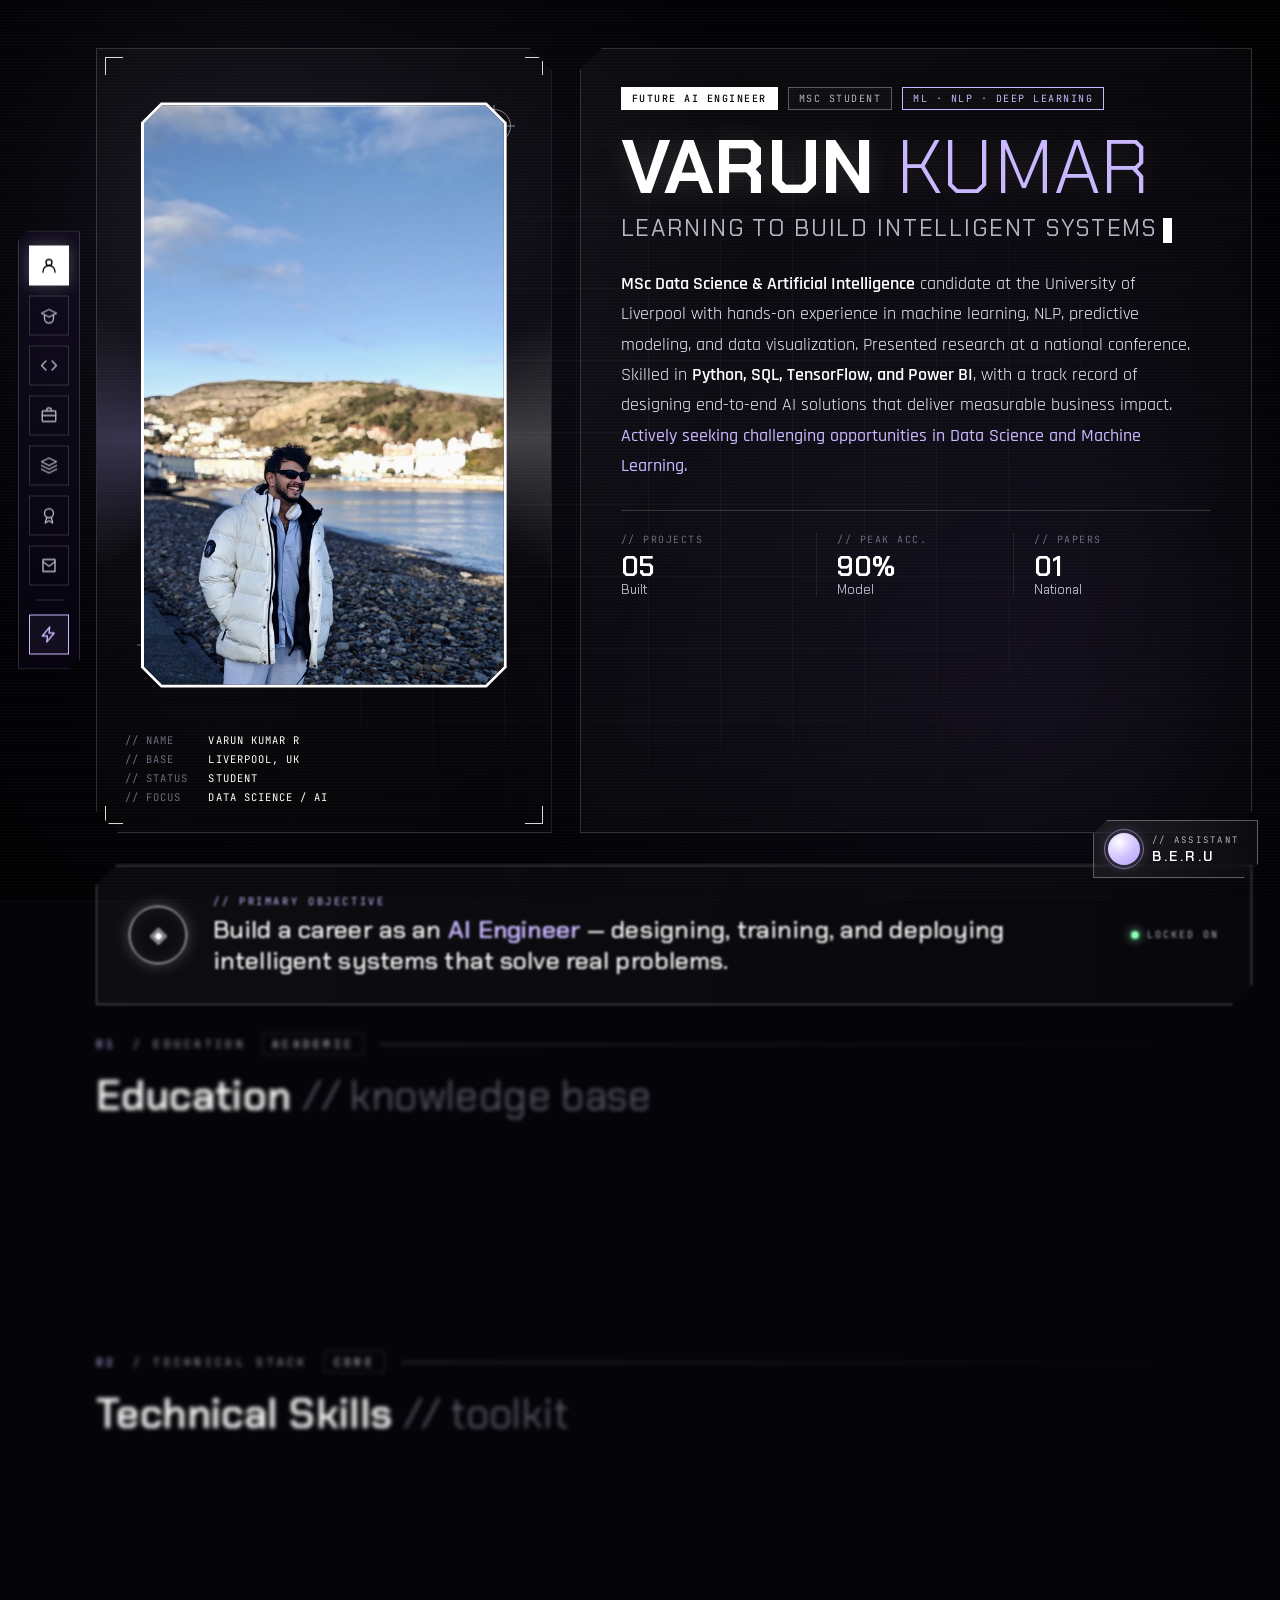
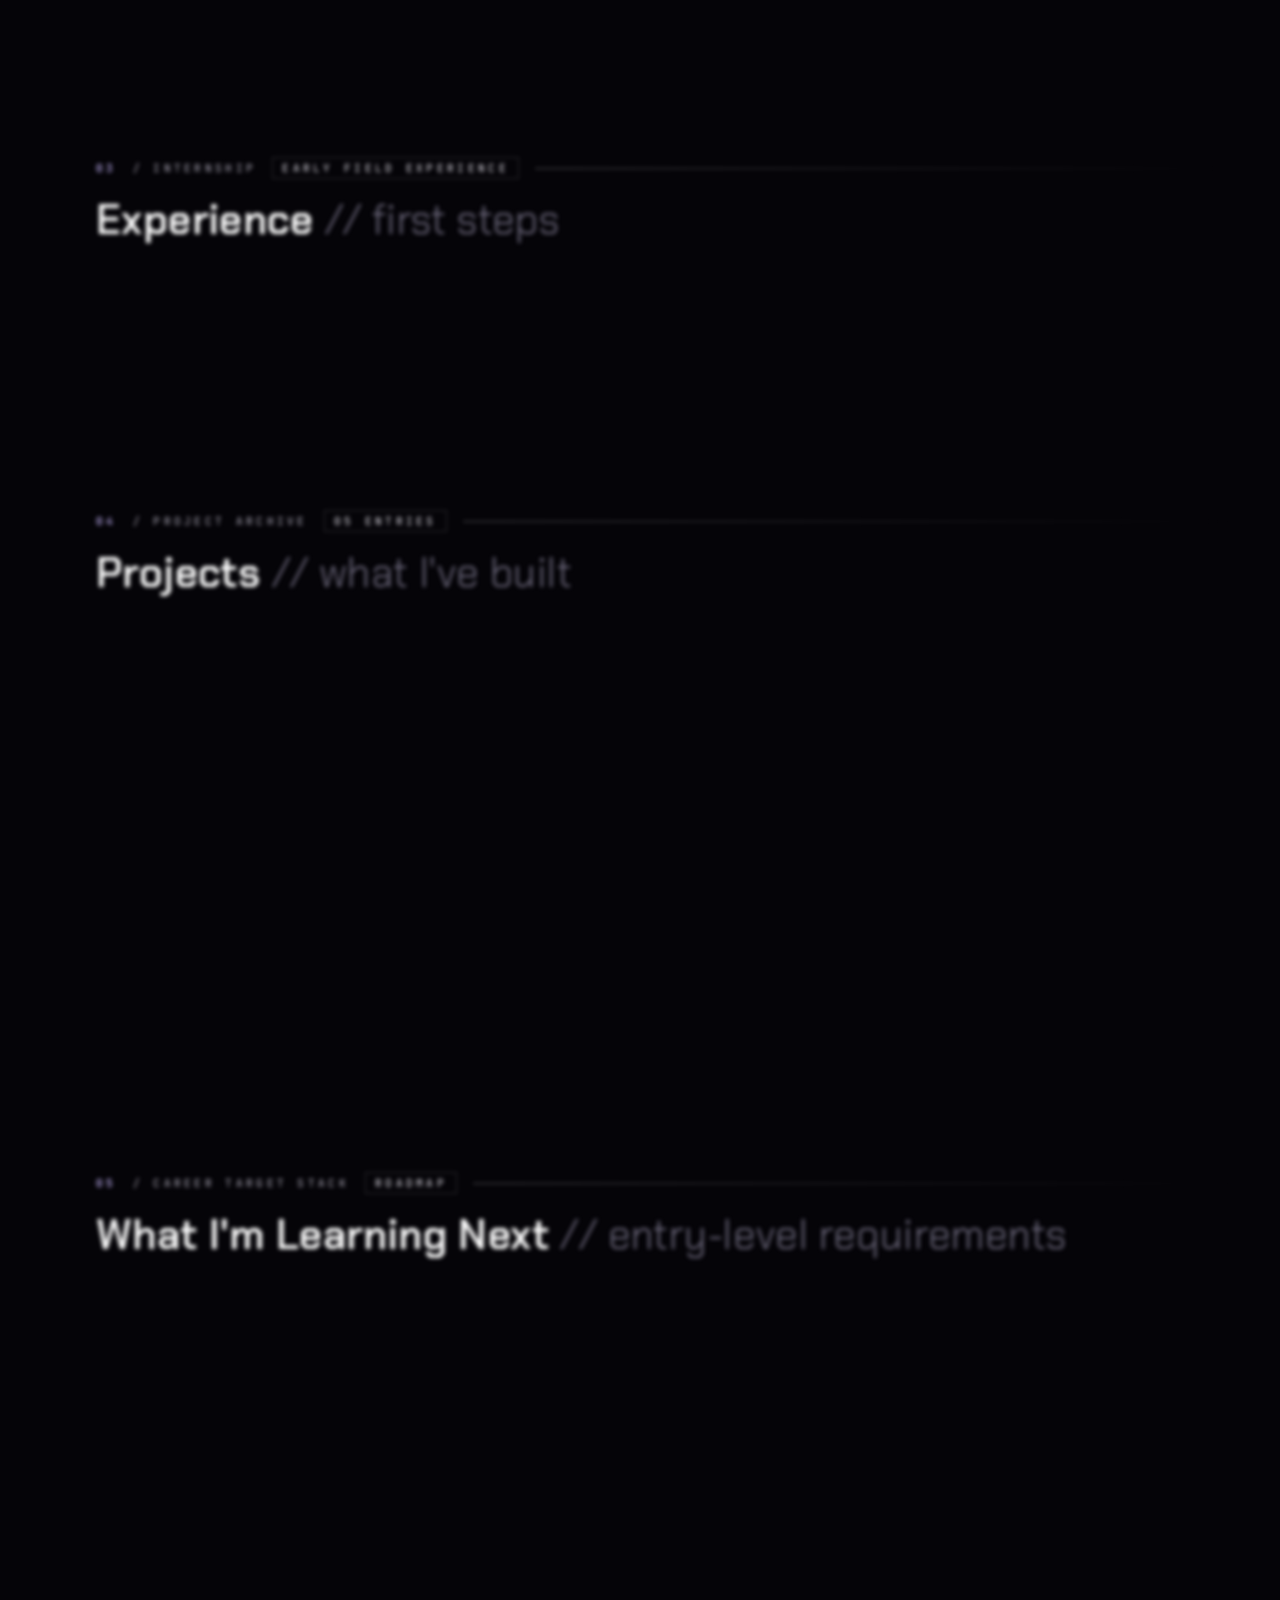
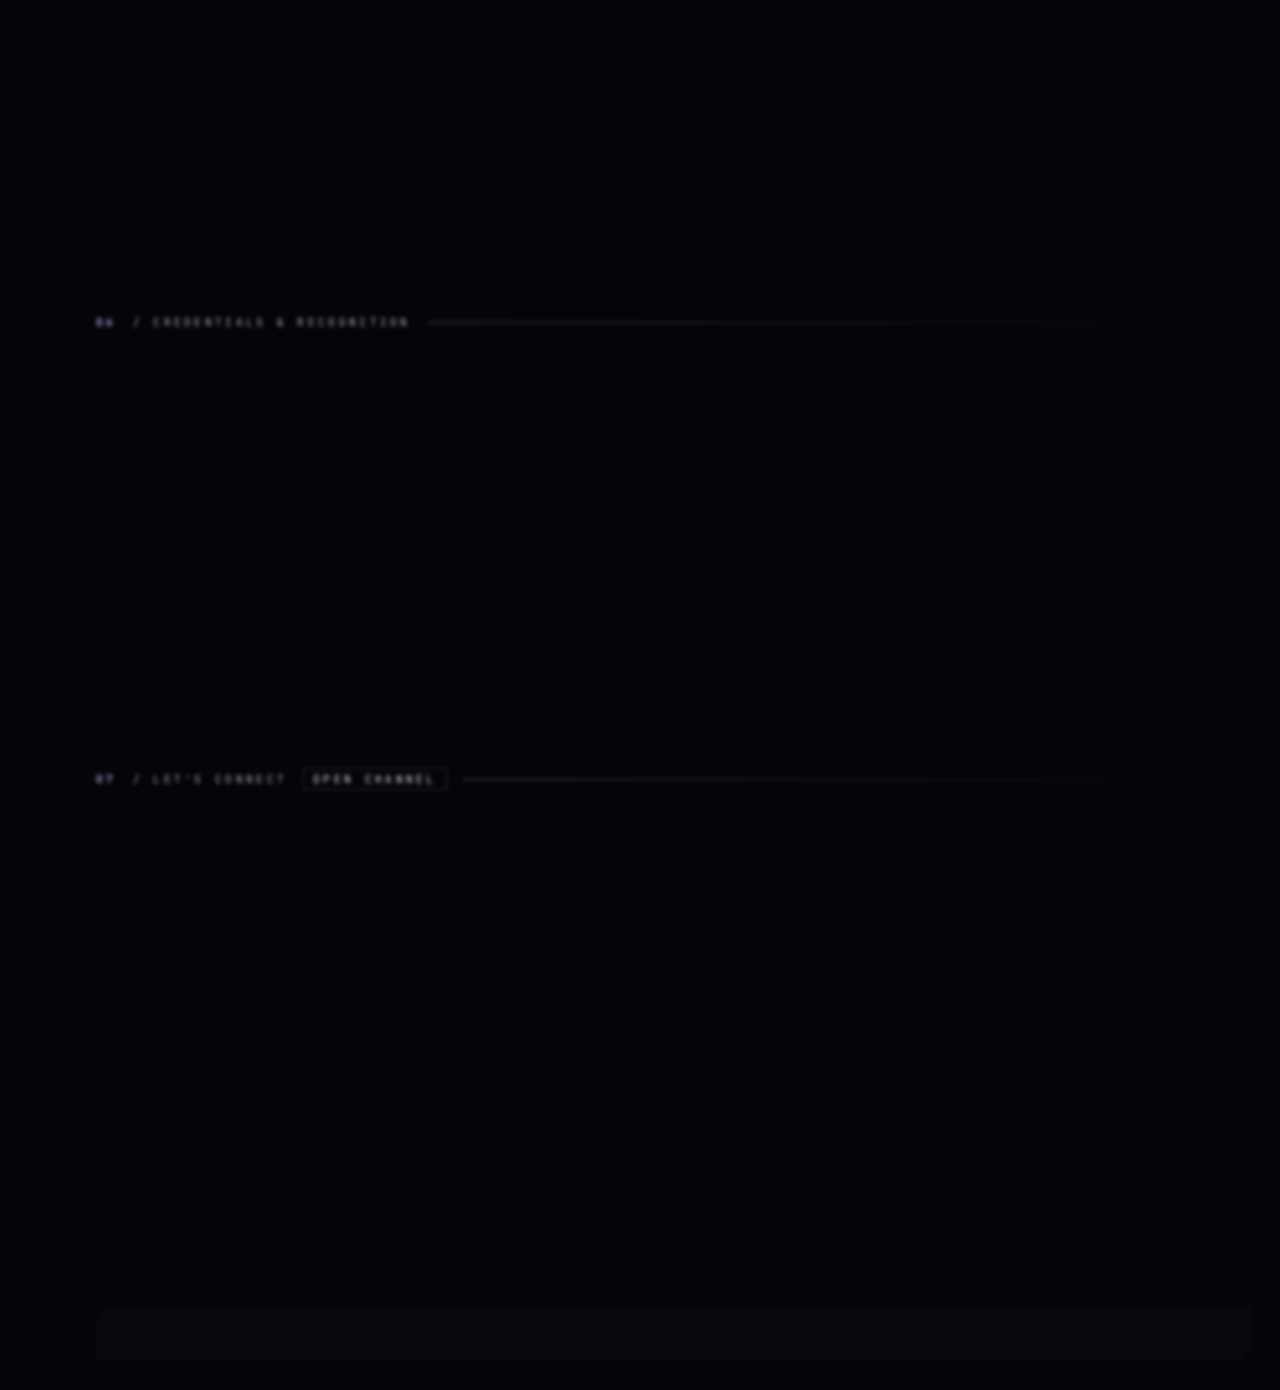
<file: index (1).html>
<!DOCTYPE html>
<html lang="en">
<head>
<meta charset="UTF-8" />
<meta name="viewport" content="width=device-width, initial-scale=1.0" />
<title>Varun Kumar — AI Engineer in Training</title>
<link rel="preconnect" href="https://fonts.googleapis.com">
<link rel="preconnect" href="https://fonts.gstatic.com" crossorigin>
<link href="https://fonts.googleapis.com/css2?family=Chakra+Petch:wght@300;400;500;600;700&family=Rajdhani:wght@300;400;500;600;700&family=JetBrains+Mono:wght@300;400;500;600&display=swap" rel="stylesheet">
<style>
  *, *::before, *::after { box-sizing: border-box; margin: 0; padding: 0; }

  :root {
    --bg-void:        #050408;
    --bg-deep:        #0a0810;
    --bg-panel:       rgba(255, 255, 255, 0.025);
    --white:          #ffffff;
    --white-soft:     #f0edf7;
    --white-dim:      #b8b4c4;
    --white-faint:    #6e6a7e;
    --accent:         #c9b8ff;       /* a pinch of purple */
    --accent-soft:    #b8a4ff;
    --accent-strong:  #9d7dff;
    --accent-glow:    rgba(185, 165, 255, 0.35);
    --line:           rgba(255, 255, 255, 0.08);
    --line-mid:       rgba(255, 255, 255, 0.16);
    --line-strong:    rgba(255, 255, 255, 0.32);
    --line-accent:    rgba(185, 165, 255, 0.35);

    --f-display: 'Chakra Petch', sans-serif;
    --f-body:    'Rajdhani', sans-serif;
    --f-mono:    'JetBrains Mono', monospace;
  }

  html, body { background: var(--bg-void); color: var(--white-soft); font-family: var(--f-body); overflow-x: hidden; }
  html { scroll-behavior: smooth; }
  body { min-height: 100vh; position: relative; }

  /* ============ BACKGROUND ATMOSPHERE ============ */

  body::before {
    content: '';
    position: fixed;
    inset: 0;
    background-image:
      linear-gradient(var(--line) 1px, transparent 1px),
      linear-gradient(90deg, var(--line) 1px, transparent 1px);
    background-size: 72px 72px;
    mask-image: radial-gradient(ellipse at center, black 25%, transparent 80%);
    -webkit-mask-image: radial-gradient(ellipse at center, black 25%, transparent 80%);
    pointer-events: none;
    z-index: 0;
    opacity: 0.5;
  }

  body::after {
    content: '';
    position: fixed;
    inset: 0;
    background:
      radial-gradient(circle at 18% 20%, rgba(185, 165, 255, 0.10), transparent 42%),
      radial-gradient(circle at 82% 78%, rgba(157, 125, 255, 0.08), transparent 50%);
    pointer-events: none;
    z-index: 0;
    animation: aurora 18s ease-in-out infinite alternate;
  }

  @keyframes aurora {
    0%   { transform: translate(0, 0) scale(1); opacity: 0.85; }
    100% { transform: translate(-1%, 2%) scale(1.03); opacity: 1; }
  }

  .scanlines {
    position: fixed;
    inset: 0;
    background: repeating-linear-gradient(
      0deg,
      rgba(255, 255, 255, 0.015) 0,
      rgba(255, 255, 255, 0.015) 1px,
      transparent 1px,
      transparent 3px
    );
    pointer-events: none;
    z-index: 2;
    mix-blend-mode: screen;
  }

  .vignette {
    position: fixed;
    inset: 0;
    box-shadow: inset 0 0 260px 30px rgba(0, 0, 0, 0.9);
    pointer-events: none;
    z-index: 1;
  }

  .motes {
    position: fixed;
    inset: 0;
    pointer-events: none;
    z-index: 1;
    overflow: hidden;
  }
  .mote {
    position: absolute;
    width: 2px; height: 2px;
    background: var(--white);
    border-radius: 50%;
    box-shadow: 0 0 6px var(--white);
    opacity: 0.35;
    animation: float-up linear infinite;
  }
  @keyframes float-up {
    0%   { transform: translateY(0) translateX(0); opacity: 0; }
    10%  { opacity: 0.7; }
    90%  { opacity: 0.3; }
    100% { transform: translateY(-100vh) translateX(var(--drift, 20px)); opacity: 0; }
  }

  /* ============ SHELL ============ */

  .shell {
    position: relative;
    z-index: 3;
    max-width: 1440px;
    margin: 0 auto;
    padding: 48px 28px 28px;
  }
  @media (min-width: 721px) {
    .shell { padding-left: 96px; }
  }

  /* ============ HERO ============ */

  .hero {
    display: grid;
    grid-template-columns: 1.05fr 1.55fr;
    gap: 28px;
    margin-bottom: 32px;
  }

  @media (max-width: 960px) { .hero { grid-template-columns: 1fr; } }

  /* Portrait module */
  .id-module {
    position: relative;
    padding: 28px;
    border: 1px solid var(--line-mid);
    background: linear-gradient(135deg, rgba(255, 255, 255, 0.03), rgba(255, 255, 255, 0.01));
    backdrop-filter: blur(10px);
    clip-path: polygon(0 0, calc(100% - 22px) 0, 100% 22px, 100% 100%, 22px 100%, 0 calc(100% - 22px));
    overflow: hidden;
  }

  .id-module::before {
    content: '';
    position: absolute;
    inset: -1px;
    background: conic-gradient(from 0deg,
      transparent 0deg, transparent 60deg,
      rgba(255, 255, 255, 0.35) 90deg, transparent 120deg,
      transparent 240deg,
      rgba(185, 165, 255, 0.4) 270deg, transparent 300deg,
      transparent 360deg);
    animation: spin-slow 12s linear infinite;
    z-index: -1;
    opacity: 0.6;
  }
  @keyframes spin-slow { to { transform: rotate(360deg); } }

  .id-module .corner {
    position: absolute;
    width: 18px; height: 18px;
    border: 1.5px solid var(--white);
    opacity: 0.85;
  }
  .id-module .corner.tl { top: 8px; left: 8px; border-right: none; border-bottom: none; }
  .id-module .corner.tr { top: 8px; right: 8px; border-left: none; border-bottom: none; }
  .id-module .corner.bl { bottom: 8px; left: 8px; border-right: none; border-top: none; }
  .id-module .corner.br { bottom: 8px; right: 8px; border-left: none; border-top: none; }

  .portrait-frame {
    position: relative;
    width: 100%;
    aspect-ratio: 5 / 8;
    display: flex;
    align-items: center;
    justify-content: center;
  }

  /* Cut-corner portrait HUD card — shows the full figure */
  .hex-outer {
    width: 92%;
    aspect-ratio: 5 / 8;
    position: relative;
    clip-path: polygon(
      20px 0, calc(100% - 20px) 0,
      100% 20px, 100% calc(100% - 20px),
      calc(100% - 20px) 100%, 20px 100%,
      0 calc(100% - 20px), 0 20px
    );
    background: var(--white);
    display: flex;
    align-items: center;
    justify-content: center;
    filter: drop-shadow(0 0 26px rgba(255, 255, 255, 0.18));
  }

  .hex-inner {
    width: calc(100% - 6px);
    height: calc(100% - 6px);
    clip-path: polygon(
      18px 0, calc(100% - 18px) 0,
      100% 18px, 100% calc(100% - 18px),
      calc(100% - 18px) 100%, 18px 100%,
      0 calc(100% - 18px), 0 18px
    );
    background: var(--bg-deep);
    overflow: hidden;
    position: relative;
  }

  .hex-inner img {
    width: 100%;
    height: 100%;
    object-fit: cover;
    object-position: 33% 50%;
    transform: scale(1.08);
    filter: contrast(1.04) saturate(0.92) brightness(0.98);
    transition: filter 0.5s, transform 0.5s;
    display: block;
  }

  .id-module:hover .hex-inner img {
    filter: contrast(1.08) saturate(1.0) brightness(1.02);
    transform: scale(1.12);
  }

  .scan-sweep {
    position: absolute;
    top: 0; left: 0; right: 0;
    height: 2px;
    background: linear-gradient(90deg, transparent, var(--white), transparent);
    box-shadow: 0 0 10px rgba(255, 255, 255, 0.5);
    animation: sweep 4s ease-in-out infinite;
    pointer-events: none;
    opacity: 0.6;
  }
  @keyframes sweep {
    0%, 100% { top: 0; opacity: 0.6; }
    50%      { top: calc(100% - 2px); opacity: 0.6; }
  }

  .reticle {
    position: absolute;
    width: 34px; height: 34px;
    border: 1px solid var(--white);
    border-radius: 50%;
    opacity: 0.5;
    animation: reticle-spin 8s linear infinite;
  }
  .reticle::before, .reticle::after {
    content: '';
    position: absolute;
    background: var(--white);
  }
  .reticle::before { top: 50%; left: -5px; right: -5px; height: 1px; transform: translateY(-50%); }
  .reticle::after  { left: 50%; top: -5px; bottom: -5px; width: 1px; transform: translateX(-50%); }
  .reticle.r1 { top: 5%; right: 3%; }
  .reticle.r2 { bottom: 8%; left: 4%; animation-direction: reverse; animation-duration: 11s; border-color: var(--accent); }
  .reticle.r2::before, .reticle.r2::after { background: var(--accent); }
  @keyframes reticle-spin { to { transform: rotate(360deg); } }

  .id-meta {
    margin-top: 20px;
    font-family: var(--f-mono);
    font-size: 10.5px;
    letter-spacing: 0.1em;
    color: var(--white-faint);
    display: grid;
    grid-template-columns: auto 1fr;
    gap: 5px 20px;
    text-transform: uppercase;
  }
  .id-meta span:nth-child(even) { color: var(--white); }

  /* Identification panel */
  .id-panel {
    position: relative;
    padding: 38px 40px;
    border: 1px solid var(--line-mid);
    background: linear-gradient(135deg, rgba(255, 255, 255, 0.035), rgba(255, 255, 255, 0.01));
    backdrop-filter: blur(10px);
    clip-path: polygon(22px 0, 100% 0, 100% calc(100% - 22px), calc(100% - 22px) 100%, 0 100%, 0 22px);
    overflow: hidden;
  }

  .tag-row {
    display: flex;
    gap: 10px;
    flex-wrap: wrap;
    margin-bottom: 22px;
    font-family: var(--f-mono);
    font-size: 10px;
    letter-spacing: 0.15em;
    text-transform: uppercase;
  }

  .tag {
    padding: 4px 10px;
    border: 1px solid var(--line-strong);
    color: var(--white-dim);
    background: rgba(255, 255, 255, 0.02);
  }
  .tag.role {
    background: var(--white);
    color: var(--bg-void);
    border-color: var(--white);
    font-weight: 500;
  }
  .tag.accent {
    border-color: var(--accent);
    color: var(--accent);
  }

  .id-name {
    font-family: var(--f-display);
    font-size: clamp(3rem, 6vw, 5.75rem);
    font-weight: 700;
    line-height: 0.92;
    letter-spacing: 0.005em;
    color: var(--white);
    margin-bottom: 10px;
    text-shadow: 0 0 28px rgba(255, 255, 255, 0.15);
  }

  .id-name .accent {
    color: var(--accent);
    font-weight: 300;
  }

  .id-subtitle {
    font-family: var(--f-display);
    font-size: 1.45rem;
    font-weight: 400;
    letter-spacing: 0.08em;
    color: var(--white-dim);
    margin-bottom: 26px;
    text-transform: uppercase;
  }

  .id-subtitle .cursor {
    display: inline-block;
    width: 9px; height: 1.05em;
    background: var(--white);
    vertical-align: text-bottom;
    margin-left: 5px;
    animation: blink 1s steps(2) infinite;
  }
  @keyframes blink { 50% { opacity: 0; } }

  .id-summary {
    font-size: 1.12rem;
    line-height: 1.7;
    color: var(--white-soft);
    margin-bottom: 28px;
    max-width: 64ch;
  }

  .id-summary strong {
    color: var(--white);
    font-weight: 600;
  }
  .id-summary em {
    color: var(--accent);
    font-style: normal;
    font-weight: 500;
  }

  .stat-bar {
    display: grid;
    grid-template-columns: repeat(3, 1fr);
    gap: 0;
    border-top: 1px solid var(--line-mid);
    padding-top: 22px;
  }
  @media (max-width: 620px) { .stat-bar { grid-template-columns: repeat(2, 1fr); gap: 16px 0; } }

  .stat {
    padding: 0 20px;
    border-right: 1px solid var(--line);
  }
  .stat:last-child { border-right: none; }
  .stat:first-child { padding-left: 0; }

  .stat .k {
    font-family: var(--f-mono);
    font-size: 10px;
    letter-spacing: 0.15em;
    color: var(--white-faint);
    text-transform: uppercase;
    margin-bottom: 7px;
  }
  .stat .v {
    font-family: var(--f-display);
    font-size: 1.7rem;
    color: var(--white);
    font-weight: 600;
    line-height: 1;
  }
  .stat .v small {
    font-size: 0.8rem;
    color: var(--white-dim);
    font-weight: 400;
    display: block;
    margin-top: 4px;
  }

  /* ============ SECTIONS ============ */

  section {
    margin-bottom: 28px;
    position: relative;
  }

  .sec-head {
    display: flex;
    align-items: center;
    gap: 16px;
    margin-bottom: 20px;
    font-family: var(--f-mono);
    font-size: 11px;
    letter-spacing: 0.3em;
    text-transform: uppercase;
    color: var(--white-dim);
  }

  .sec-head .idx { color: var(--accent); font-weight: 500; }

  .sec-head .bar {
    flex: 1;
    height: 1px;
    background: linear-gradient(90deg, var(--line-strong), transparent);
  }

  .sec-head .tag-bit {
    padding: 3px 9px;
    border: 1px solid var(--line-mid);
    color: var(--white-soft);
  }

  .sec-title {
    font-family: var(--f-display);
    font-size: clamp(1.9rem, 3.2vw, 2.6rem);
    font-weight: 600;
    letter-spacing: 0.01em;
    color: var(--white);
    margin-bottom: 24px;
    line-height: 1.05;
  }

  .sec-title .ghost {
    color: var(--white-faint);
    font-weight: 300;
  }

  /* Shared panel */
  .panel {
    position: relative;
    padding: 24px 26px;
    border: 1px solid var(--line-mid);
    background: linear-gradient(135deg, rgba(255, 255, 255, 0.025), rgba(255, 255, 255, 0.008));
    backdrop-filter: blur(8px);
    transition: border-color 0.3s, transform 0.3s;
  }

  .panel:hover {
    border-color: var(--line-strong);
    transform: translateY(-2px);
  }

  .panel::before {
    content: '';
    position: absolute;
    top: 0; left: 0;
    width: 14px; height: 14px;
    border-top: 1.5px solid var(--white);
    border-left: 1.5px solid var(--white);
    opacity: 0.6;
  }
  .panel::after {
    content: '';
    position: absolute;
    bottom: 0; right: 0;
    width: 14px; height: 14px;
    border-bottom: 1.5px solid var(--white);
    border-right: 1.5px solid var(--white);
    opacity: 0.6;
  }

  /* ============ OBJECTIVE ============ */

  .objective {
    display: grid;
    grid-template-columns: auto 1fr auto;
    gap: 26px;
    align-items: center;
    padding: 28px 32px;
    border: 1px solid var(--line-strong);
    background: linear-gradient(90deg, rgba(255, 255, 255, 0.04), rgba(255, 255, 255, 0.015));
    backdrop-filter: blur(10px);
    clip-path: polygon(20px 0, 100% 0, 100% calc(100% - 20px), calc(100% - 20px) 100%, 0 100%, 0 20px);
    position: relative;
    overflow: hidden;
  }

  .objective::before {
    content: '';
    position: absolute;
    top: 0; left: -100%;
    width: 100%; height: 100%;
    background: linear-gradient(90deg, transparent, rgba(255, 255, 255, 0.06), transparent);
    animation: sheen 6s ease-in-out infinite;
  }
  @keyframes sheen { 50% { left: 100%; } 100% { left: 100%; } }

  .objective .icon {
    width: 58px; height: 58px;
    border: 1.5px solid var(--white);
    border-radius: 50%;
    display: grid;
    place-items: center;
    font-family: var(--f-mono);
    color: var(--white);
    font-size: 22px;
    box-shadow: 0 0 16px rgba(255, 255, 255, 0.25), inset 0 0 14px rgba(255, 255, 255, 0.08);
    animation: pulse-ring 2.8s ease-in-out infinite;
  }
  @keyframes pulse-ring {
    0%, 100% { box-shadow: 0 0 16px rgba(255, 255, 255, 0.25), inset 0 0 14px rgba(255, 255, 255, 0.08); }
    50%      { box-shadow: 0 0 26px rgba(255, 255, 255, 0.4), inset 0 0 20px rgba(185, 165, 255, 0.15); }
  }

  .objective .body .label {
    font-family: var(--f-mono);
    font-size: 10.5px;
    letter-spacing: 0.25em;
    color: var(--accent);
    text-transform: uppercase;
    margin-bottom: 6px;
  }
  .objective .body .txt {
    font-family: var(--f-display);
    font-size: 1.55rem;
    font-weight: 500;
    color: var(--white);
    letter-spacing: 0.005em;
    line-height: 1.25;
  }
  .objective .body .txt b { color: var(--accent); font-weight: 600; }

  .objective .pulse {
    font-family: var(--f-mono);
    font-size: 10px;
    letter-spacing: 0.2em;
    color: var(--white-dim);
    text-transform: uppercase;
    display: flex;
    align-items: center;
    gap: 8px;
  }
  .objective .pulse .d {
    width: 8px; height: 8px; border-radius: 50%;
    background: #8fffb5;
    box-shadow: 0 0 10px #8fffb5;
    animation: dot-pulse 1.6s ease-in-out infinite;
  }
  @keyframes dot-pulse {
    0%, 100% { opacity: 1; transform: scale(1); }
    50%      { opacity: 0.45; transform: scale(0.8); }
  }

  @media (max-width: 760px) {
    .objective { grid-template-columns: auto 1fr; }
    .objective .pulse { grid-column: 1 / -1; }
  }

  /* ============ GRIDS ============ */

  .grid-2 { display: grid; grid-template-columns: 1fr 1fr; gap: 18px; }
  @media (max-width: 820px) { .grid-2 { grid-template-columns: 1fr; } }

  .grid-3 { display: grid; grid-template-columns: repeat(3, 1fr); gap: 18px; }
  @media (max-width: 960px) { .grid-3 { grid-template-columns: repeat(2, 1fr); } }
  @media (max-width: 620px) { .grid-3 { grid-template-columns: 1fr; } }

  /* ============ EDUCATION ============ */

  .edu h3 {
    font-family: var(--f-display);
    font-size: 1.38rem;
    color: var(--white);
    margin-bottom: 4px;
    font-weight: 600;
  }
  .edu .deg {
    font-size: 1.08rem;
    color: var(--white-dim);
    margin-bottom: 12px;
  }
  .edu .meta {
    display: flex;
    justify-content: space-between;
    font-family: var(--f-mono);
    font-size: 10.5px;
    letter-spacing: 0.1em;
    color: var(--white-faint);
    text-transform: uppercase;
    padding-top: 12px;
    border-top: 1px dashed var(--line-mid);
  }
  .edu .meta b { color: var(--white); font-weight: 500; }
  .edu .status {
    display: inline-block;
    padding: 2px 8px;
    font-family: var(--f-mono);
    font-size: 9.5px;
    letter-spacing: 0.15em;
    text-transform: uppercase;
    border: 1px solid var(--accent);
    color: var(--accent);
    margin-top: 6px;
  }

  /* ============ SKILLS / ARSENAL ============ */

  .arsenal {
    display: grid;
    grid-template-columns: repeat(2, 1fr);
    gap: 18px 22px;
  }
  @media (max-width: 820px) { .arsenal { grid-template-columns: 1fr; } }

  .arsenal-row .label {
    font-family: var(--f-mono);
    font-size: 10.5px;
    letter-spacing: 0.2em;
    color: var(--white-dim);
    text-transform: uppercase;
    margin-bottom: 12px;
    display: flex;
    align-items: center;
    gap: 10px;
  }
  .arsenal-row .label::after {
    content: '';
    flex: 1;
    height: 1px;
    background: var(--line);
  }

  .chips {
    display: flex;
    flex-wrap: wrap;
    gap: 8px;
  }

  .chip {
    padding: 8px 14px;
    font-family: var(--f-mono);
    font-size: 12.5px;
    letter-spacing: 0.08em;
    color: var(--white-soft);
    border: 1px solid var(--line-mid);
    background: rgba(255, 255, 255, 0.02);
    transition: all 0.25s;
    cursor: default;
    position: relative;
  }

  .chip:hover {
    border-color: var(--white);
    color: var(--white);
    background: rgba(255, 255, 255, 0.06);
    transform: translateY(-1px);
    box-shadow: 0 4px 14px rgba(255, 255, 255, 0.08);
  }

  /* ============ EXPERIENCE ============ */

  .exp-card { padding: 24px 26px; }

  .exp-head {
    display: flex;
    justify-content: space-between;
    align-items: flex-start;
    flex-wrap: wrap;
    gap: 8px;
    margin-bottom: 12px;
    padding-bottom: 14px;
    border-bottom: 1px dashed var(--line-mid);
  }

  .exp-role {
    font-family: var(--f-display);
    font-size: 1.32rem;
    color: var(--white);
    font-weight: 600;
  }
  .exp-org { color: var(--white-dim); font-weight: 400; }

  .exp-date {
    font-family: var(--f-mono);
    font-size: 10.5px;
    letter-spacing: 0.15em;
    color: var(--accent);
    text-transform: uppercase;
  }

  .exp-list { list-style: none; padding: 0; }
  .exp-list li {
    position: relative;
    padding-left: 22px;
    margin-bottom: 10px;
    color: var(--white-soft);
    line-height: 1.6;
    font-size: 1.06rem;
  }
  .exp-list li::before {
    content: '▸';
    position: absolute;
    left: 0;
    top: 0;
    color: var(--white);
    font-family: var(--f-mono);
  }
  .exp-list li b { color: var(--white); font-weight: 600; }

  /* ============ PROJECTS ============ */

  .proj { position: relative; padding: 24px; overflow: hidden; }

  .proj .proj-idx {
    position: absolute;
    top: 14px;
    right: 18px;
    font-family: var(--f-mono);
    font-size: 44px;
    font-weight: 300;
    color: var(--white);
    opacity: 0.08;
    line-height: 1;
    letter-spacing: -0.03em;
  }

  .proj h4 {
    font-family: var(--f-display);
    font-size: 1.22rem;
    color: var(--white);
    font-weight: 600;
    margin-bottom: 10px;
    padding-right: 60px;
    line-height: 1.2;
  }

  .proj p {
    color: var(--white-dim);
    font-size: 1.04rem;
    line-height: 1.6;
    margin-bottom: 14px;
  }

  .proj .metric {
    display: inline-flex;
    gap: 6px;
    align-items: baseline;
    font-family: var(--f-mono);
    padding: 5px 11px;
    background: rgba(255, 255, 255, 0.04);
    border: 1px solid var(--line-strong);
    font-size: 11px;
    letter-spacing: 0.08em;
    color: var(--white);
    text-transform: uppercase;
  }
  .proj .metric.accent {
    background: rgba(185, 165, 255, 0.08);
    border-color: var(--line-accent);
    color: var(--accent);
  }

  /* ============ ROADMAP ============ */

  .roadmap-grid { display: grid; grid-template-columns: 1fr 1fr; gap: 18px; }
  @media (max-width: 820px) { .roadmap-grid { grid-template-columns: 1fr; } }

  .roadmap { padding: 26px 28px; }

  .roadmap .rm-title {
    display: flex;
    align-items: center;
    gap: 12px;
    margin-bottom: 18px;
  }
  .roadmap .rm-title .num {
    font-family: var(--f-mono);
    font-size: 11px;
    letter-spacing: 0.2em;
    color: var(--white);
    padding: 3px 9px;
    border: 1px solid var(--white);
  }
  .roadmap .rm-title h3 {
    font-family: var(--f-display);
    font-size: 1.38rem;
    color: var(--white);
    font-weight: 600;
    letter-spacing: 0.01em;
  }

  .skill-line {
    display: flex;
    justify-content: space-between;
    align-items: center;
    padding: 12px 0;
    border-bottom: 1px solid var(--line);
    font-size: 1.04rem;
  }
  .skill-line:last-child { border-bottom: none; }

  .skill-line .name { color: var(--white-soft); }
  .skill-line .lvl {
    font-family: var(--f-mono);
    font-size: 10px;
    letter-spacing: 0.15em;
    text-transform: uppercase;
    padding: 2px 8px;
    border: 1px solid var(--line-mid);
    color: var(--white-dim);
  }
  .skill-line .lvl.core {
    background: var(--white);
    color: var(--bg-void);
    border-color: var(--white);
    font-weight: 500;
  }
  .skill-line .lvl.impt { color: var(--white); border-color: var(--white); }
  .skill-line .lvl.edge { color: var(--accent); border-color: var(--line-accent); }

  /* ============ LIST BLOCKS ============ */

  .list-block { padding: 24px 26px; }
  .list-block .lb-head {
    font-family: var(--f-mono);
    font-size: 10.5px;
    letter-spacing: 0.25em;
    color: var(--white-dim);
    text-transform: uppercase;
    margin-bottom: 14px;
    padding-bottom: 10px;
    border-bottom: 1px solid var(--line-mid);
  }

  .list-block ul { list-style: none; padding: 0; }
  .list-block li {
    position: relative;
    padding: 11px 0 11px 22px;
    border-bottom: 1px dashed var(--line);
    color: var(--white-soft);
    font-size: 1.06rem;
    line-height: 1.5;
  }
  .list-block li:last-child { border-bottom: none; }
  .list-block li::before {
    content: '';
    position: absolute;
    left: 0; top: 18px;
    width: 10px; height: 1px;
    background: var(--white);
  }
  .list-block li::after {
    content: '';
    position: absolute;
    left: 10px; top: 16px;
    width: 4px; height: 4px;
    border-radius: 50%;
    background: var(--white);
    box-shadow: 0 0 6px var(--white);
  }
  .list-block li .year {
    font-family: var(--f-mono);
    font-size: 10.5px;
    color: var(--accent);
    letter-spacing: 0.1em;
    display: block;
    margin-top: 3px;
  }

  /* Languages */
  .lang-row {
    display: flex;
    align-items: center;
    justify-content: space-between;
    padding: 13px 0;
    border-bottom: 1px dashed var(--line);
  }
  .lang-row:last-child { border-bottom: none; }
  .lang-row .ln-name { font-family: var(--f-display); font-size: 1.13rem; color: var(--white); }
  .lang-row .ln-prof { font-family: var(--f-mono); font-size: 10px; letter-spacing: 0.15em; color: var(--white-dim); text-transform: uppercase; }
  .lang-row .bar-wrap {
    flex: 1;
    margin: 0 18px;
    height: 3px;
    background: rgba(255, 255, 255, 0.08);
    position: relative;
    overflow: hidden;
  }
  .lang-row .bar-fill {
    position: absolute;
    left: 0; top: 0;
    height: 100%;
    background: linear-gradient(90deg, var(--white-dim), var(--white));
    box-shadow: 0 0 8px rgba(255, 255, 255, 0.3);
  }

  /* ============ CONNECT CTA ============ */

  .connect {
    padding: 44px 44px;
    border: 1px solid var(--line-strong);
    background:
      radial-gradient(circle at 20% 110%, rgba(185, 165, 255, 0.14), transparent 50%),
      linear-gradient(135deg, rgba(255, 255, 255, 0.04), rgba(255, 255, 255, 0.015));
    backdrop-filter: blur(12px);
    clip-path: polygon(0 0, calc(100% - 24px) 0, 100% 24px, 100% 100%, 24px 100%, 0 calc(100% - 24px));
    position: relative;
    overflow: hidden;
  }

  .connect .cn-label {
    font-family: var(--f-mono);
    font-size: 11px;
    letter-spacing: 0.3em;
    color: var(--accent);
    text-transform: uppercase;
    margin-bottom: 14px;
    display: flex;
    align-items: center;
    gap: 10px;
  }
  .connect .cn-label .live {
    width: 8px; height: 8px; border-radius: 50%;
    background: #8fffb5;
    box-shadow: 0 0 10px #8fffb5;
    animation: dot-pulse 1.6s ease-in-out infinite;
  }

  .connect .cn-title {
    font-family: var(--f-display);
    font-size: clamp(2.2rem, 4.4vw, 3.6rem);
    font-weight: 600;
    color: var(--white);
    line-height: 1;
    margin-bottom: 8px;
    letter-spacing: 0.005em;
  }
  .connect .cn-title .hl { color: var(--accent); font-weight: 400; }

  .connect .cn-sub {
    font-size: 1.13rem;
    color: var(--white-dim);
    margin-bottom: 30px;
    max-width: 62ch;
    line-height: 1.55;
  }

  .cn-cta-row {
    display: flex;
    gap: 14px;
    flex-wrap: wrap;
    margin-bottom: 32px;
  }

  .cn-cta {
    display: inline-flex;
    align-items: center;
    gap: 14px;
    padding: 16px 28px;
    font-family: var(--f-mono);
    font-size: 12px;
    letter-spacing: 0.2em;
    text-transform: uppercase;
    text-decoration: none;
    border: 1px solid;
    transition: all 0.3s cubic-bezier(0.2, 0.8, 0.2, 1);
    position: relative;
    overflow: hidden;
    clip-path: polygon(12px 0, 100% 0, 100% calc(100% - 12px), calc(100% - 12px) 100%, 0 100%, 0 12px);
  }
  .cn-cta svg { width: 16px; height: 16px; transition: transform 0.3s; }
  .cn-cta:hover svg { transform: translateX(4px); }

  .cn-cta.primary {
    background: var(--white);
    color: var(--bg-void);
    border-color: var(--white);
  }
  .cn-cta.primary:hover {
    background: var(--accent);
    border-color: var(--accent);
    box-shadow: 0 8px 24px rgba(185, 165, 255, 0.3);
    transform: translateY(-2px);
  }

  .cn-cta.ghost {
    background: transparent;
    color: var(--white);
    border-color: var(--line-strong);
  }
  .cn-cta.ghost:hover {
    border-color: var(--white);
    background: rgba(255, 255, 255, 0.06);
    transform: translateY(-2px);
  }

  .cn-cta.accent {
    background: transparent;
    color: var(--accent);
    border-color: var(--accent);
  }
  .cn-cta.accent:hover {
    background: var(--accent);
    color: var(--bg-void);
    box-shadow: 0 8px 24px rgba(185, 165, 255, 0.25);
    transform: translateY(-2px);
  }

  .cn-grid {
    display: grid;
    grid-template-columns: repeat(4, 1fr);
    gap: 0;
    border-top: 1px solid var(--line-mid);
    padding-top: 24px;
    position: relative;
  }
  @media (max-width: 820px) { .cn-grid { grid-template-columns: repeat(2, 1fr); gap: 20px 0; } }

  .cn-item {
    padding: 0 20px;
    border-right: 1px solid var(--line);
    transition: transform 0.25s;
  }
  .cn-item:last-child { border-right: none; }
  .cn-item:first-child { padding-left: 0; }
  .cn-item:hover { transform: translateY(-2px); }

  .cn-item .cn-k {
    font-family: var(--f-mono);
    font-size: 9.5px;
    letter-spacing: 0.22em;
    color: var(--white-faint);
    text-transform: uppercase;
    margin-bottom: 9px;
  }
  .cn-item a {
    display: block;
    font-family: var(--f-mono);
    font-size: 0.9rem;
    color: var(--white);
    word-break: break-all;
    transition: color 0.25s;
    text-decoration: none;
  }
  .cn-item a:hover { color: var(--accent); }
  .cn-item a.small { font-size: 0.8rem; }
  .cn-item a + a { margin-top: 5px; color: var(--white-dim); }

  /* ============ FOOTER ============ */

  footer {
    margin-top: 28px;
    padding: 20px 24px;
    border: 1px solid var(--line);
    background: rgba(255, 255, 255, 0.015);
    font-family: var(--f-mono);
    font-size: 10px;
    letter-spacing: 0.2em;
    color: var(--white-faint);
    text-transform: uppercase;
    display: flex;
    justify-content: space-between;
    align-items: center;
    flex-wrap: wrap;
    gap: 12px;
    clip-path: polygon(12px 0, 100% 0, 100% calc(100% - 12px), calc(100% - 12px) 100%, 0 100%, 0 12px);
  }
  footer .core { color: var(--white); }
  footer .acc { color: var(--accent); }

  /* ============ REVEAL ============ */

  .reveal {
    opacity: 0;
    transform: translateY(16px);
    animation: reveal 0.8s cubic-bezier(0.2, 0.8, 0.2, 1) forwards;
  }
  @keyframes reveal { to { opacity: 1; transform: translateY(0); } }
  .d1 { animation-delay: 0.1s; }
  .d2 { animation-delay: 0.22s; }
  .d3 { animation-delay: 0.35s; }
  .d4 { animation-delay: 0.48s; }
  .d5 { animation-delay: 0.60s; }
  .d6 { animation-delay: 0.72s; }
  .d7 { animation-delay: 0.85s; }

  /* ============ SCROLL-FOCUS FADE ============ */
  /* Each "scene" is a section/hero that dims when scrolled past or not yet centered. */

  .scene {
    transition: opacity 0.6s cubic-bezier(0.2, 0.8, 0.2, 1),
                filter 0.6s cubic-bezier(0.2, 0.8, 0.2, 1),
                transform 0.6s cubic-bezier(0.2, 0.8, 0.2, 1);
    will-change: opacity, filter, transform;
  }
  .scene.dim {
    opacity: 0.18;
    filter: blur(2px);
    transform: scale(0.985);
  }
  .scene.focus {
    opacity: 1;
    filter: blur(0);
    transform: scale(1);
  }

  /* ============ SIDE NAV RAIL ============ */

  .side-rail {
    position: fixed;
    left: 18px;
    top: 50%;
    transform: translateY(-50%);
    z-index: 40;
    display: flex;
    flex-direction: column;
    gap: 10px;
    padding: 14px 10px;
    background: linear-gradient(180deg, rgba(20, 14, 36, 0.7), rgba(8, 5, 18, 0.85));
    backdrop-filter: blur(14px);
    border: 1px solid var(--line-mid);
    clip-path: polygon(10px 0, 100% 0, 100% calc(100% - 10px), calc(100% - 10px) 100%, 0 100%, 0 10px);
    box-shadow: 0 10px 40px rgba(0, 0, 0, 0.5);
  }

  .rail-btn {
    position: relative;
    width: 40px; height: 40px;
    display: grid;
    place-items: center;
    background: transparent;
    border: 1px solid var(--line-mid);
    color: var(--white-dim);
    cursor: pointer;
    transition: all 0.3s cubic-bezier(0.2, 0.8, 0.2, 1);
    font-family: var(--f-mono);
    padding: 0;
  }
  .rail-btn svg { width: 18px; height: 18px; transition: transform 0.3s; }
  .rail-btn:hover {
    color: var(--white);
    border-color: var(--white);
    background: rgba(255, 255, 255, 0.04);
    transform: translateX(2px);
  }
  .rail-btn:hover svg { transform: scale(1.1); }
  .rail-btn.active {
    color: var(--bg-void);
    background: var(--white);
    border-color: var(--white);
    box-shadow: 0 0 16px rgba(255, 255, 255, 0.25);
  }
  .rail-btn.hire {
    color: var(--accent);
    border-color: var(--accent);
    background: rgba(185, 165, 255, 0.06);
  }
  .rail-btn.hire:hover {
    color: var(--bg-void);
    background: var(--accent);
    box-shadow: 0 0 18px rgba(185, 165, 255, 0.5);
  }
  .rail-btn.hire::after {
    content: '';
    position: absolute;
    inset: -3px;
    border: 1px solid var(--accent);
    opacity: 0;
    animation: hire-ring 2.4s ease-out infinite;
    pointer-events: none;
  }
  @keyframes hire-ring {
    0%   { opacity: 0.5; transform: scale(0.95); }
    100% { opacity: 0;   transform: scale(1.25); }
  }

  /* Tooltip */
  .rail-btn .tip {
    position: absolute;
    left: calc(100% + 12px);
    top: 50%;
    transform: translateY(-50%) translateX(-6px);
    padding: 6px 12px;
    background: var(--white);
    color: var(--bg-void);
    font-family: var(--f-mono);
    font-size: 10px;
    letter-spacing: 0.18em;
    text-transform: uppercase;
    font-weight: 600;
    white-space: nowrap;
    opacity: 0;
    pointer-events: none;
    transition: all 0.25s cubic-bezier(0.2, 0.8, 0.2, 1);
    clip-path: polygon(6px 0, 100% 0, 100% calc(100% - 6px), calc(100% - 6px) 100%, 0 100%, 0 6px);
  }
  .rail-btn .tip::before {
    content: '';
    position: absolute;
    left: -5px; top: 50%;
    transform: translateY(-50%);
    width: 0; height: 0;
    border-top: 5px solid transparent;
    border-bottom: 5px solid transparent;
    border-right: 5px solid var(--white);
  }
  .rail-btn:hover .tip {
    opacity: 1;
    transform: translateY(-50%) translateX(0);
  }
  .rail-btn.hire .tip { background: var(--accent); }
  .rail-btn.hire .tip::before { border-right-color: var(--accent); }

  .rail-divider {
    height: 1px;
    background: var(--line-mid);
    margin: 4px 6px;
  }

  /* Hide rail on mobile, show bottom dock instead */
  @media (max-width: 720px) {
    .side-rail {
      top: auto;
      bottom: 86px;
      left: 50%;
      transform: translate(-50%, 0);
      flex-direction: row;
      padding: 8px 10px;
    }
    .rail-btn { width: 36px; height: 36px; }
    .rail-btn .tip { display: none; }
  }

  /* ============ B.E.R.U ASSISTANT ============ */

  .beru-launcher {
    position: fixed;
    bottom: 22px;
    right: 22px;
    z-index: 50;
    display: flex;
    align-items: center;
    gap: 12px;
    padding: 12px 18px 12px 14px;
    background: linear-gradient(135deg, rgba(255, 255, 255, 0.08), rgba(255, 255, 255, 0.02));
    backdrop-filter: blur(14px);
    border: 1px solid var(--line-strong);
    color: var(--white);
    font-family: var(--f-mono);
    font-size: 11px;
    letter-spacing: 0.2em;
    text-transform: uppercase;
    cursor: pointer;
    transition: all 0.3s cubic-bezier(0.2, 0.8, 0.2, 1);
    clip-path: polygon(14px 0, 100% 0, 100% calc(100% - 14px), calc(100% - 14px) 100%, 0 100%, 0 14px);
    box-shadow: 0 6px 28px rgba(0, 0, 0, 0.6), 0 0 0 1px rgba(185, 165, 255, 0.08);
    user-select: none;
  }
  .beru-launcher:hover {
    background: linear-gradient(135deg, rgba(255, 255, 255, 0.12), rgba(185, 165, 255, 0.05));
    border-color: var(--accent);
    transform: translateY(-2px);
    box-shadow: 0 10px 32px rgba(0, 0, 0, 0.7), 0 0 24px rgba(185, 165, 255, 0.25);
  }
  .beru-launcher.hidden {
    opacity: 0;
    transform: translateY(20px) scale(0.9);
    pointer-events: none;
  }

  .beru-orb {
    width: 32px; height: 32px;
    border-radius: 50%;
    background: radial-gradient(circle at 35% 30%, var(--white) 0%, var(--accent) 55%, var(--accent-strong) 100%);
    box-shadow: 0 0 14px var(--accent-glow), inset 0 0 12px rgba(255, 255, 255, 0.4);
    position: relative;
    flex-shrink: 0;
    animation: orb-pulse 2.6s ease-in-out infinite;
  }
  .beru-orb::after {
    content: '';
    position: absolute;
    inset: -4px;
    border-radius: 50%;
    border: 1px solid var(--accent);
    opacity: 0.5;
    animation: orb-ring 2.6s ease-out infinite;
  }
  @keyframes orb-pulse {
    0%, 100% { box-shadow: 0 0 14px var(--accent-glow), inset 0 0 12px rgba(255, 255, 255, 0.4); }
    50%      { box-shadow: 0 0 22px var(--accent-glow), inset 0 0 18px rgba(255, 255, 255, 0.55); }
  }
  @keyframes orb-ring {
    0%   { transform: scale(0.9); opacity: 0.6; }
    100% { transform: scale(1.6); opacity: 0; }
  }

  .beru-launcher .lbl {
    line-height: 1;
  }
  .beru-launcher .lbl .top {
    font-size: 9px;
    color: var(--white-dim);
    letter-spacing: 0.25em;
    margin-bottom: 4px;
    display: block;
  }
  .beru-launcher .lbl .name {
    font-family: var(--f-display);
    font-size: 14px;
    letter-spacing: 0.18em;
    color: var(--white);
    font-weight: 600;
  }

  /* Chat panel */
  .beru-panel {
    position: fixed;
    bottom: 22px;
    right: 22px;
    z-index: 60;
    width: 380px;
    max-width: calc(100vw - 32px);
    height: 560px;
    max-height: calc(100vh - 44px);
    background: linear-gradient(160deg, rgba(20, 14, 36, 0.92), rgba(8, 5, 18, 0.96));
    backdrop-filter: blur(20px);
    border: 1px solid var(--line-strong);
    display: flex;
    flex-direction: column;
    transform: translateY(20px) scale(0.96);
    opacity: 0;
    pointer-events: none;
    transition: all 0.4s cubic-bezier(0.2, 0.8, 0.2, 1);
    clip-path: polygon(0 0, calc(100% - 18px) 0, 100% 18px, 100% 100%, 18px 100%, 0 calc(100% - 18px));
    box-shadow: 0 20px 60px rgba(0, 0, 0, 0.7), 0 0 0 1px rgba(185, 165, 255, 0.08);
    overflow: hidden;
  }
  .beru-panel.open {
    transform: translateY(0) scale(1);
    opacity: 1;
    pointer-events: auto;
  }

  /* Header */
  .beru-head {
    display: flex;
    align-items: center;
    gap: 14px;
    padding: 18px 20px;
    border-bottom: 1px solid var(--line-mid);
    background: linear-gradient(90deg, rgba(185, 165, 255, 0.06), transparent);
    flex-shrink: 0;
  }
  .beru-head .beru-orb { width: 36px; height: 36px; }
  .beru-head .meta { flex: 1; line-height: 1.2; }
  .beru-head .meta .nm {
    font-family: var(--f-display);
    font-size: 16px;
    letter-spacing: 0.15em;
    color: var(--white);
    font-weight: 600;
  }
  .beru-head .meta .role {
    font-family: var(--f-mono);
    font-size: 10px;
    letter-spacing: 0.2em;
    color: var(--accent);
    text-transform: uppercase;
    margin-top: 2px;
  }
  .beru-head .meta .role .live {
    display: inline-block;
    width: 6px; height: 6px;
    border-radius: 50%;
    background: #8fffb5;
    box-shadow: 0 0 8px #8fffb5;
    margin-right: 5px;
    animation: dot-pulse 1.6s ease-in-out infinite;
    vertical-align: middle;
  }
  .beru-close {
    width: 28px; height: 28px;
    background: transparent;
    border: 1px solid var(--line-mid);
    color: var(--white-dim);
    font-family: var(--f-mono);
    font-size: 14px;
    cursor: pointer;
    transition: all 0.25s;
    display: grid;
    place-items: center;
  }
  .beru-close:hover {
    border-color: var(--white);
    color: var(--white);
    background: rgba(255, 255, 255, 0.05);
  }

  /* Messages */
  .beru-body {
    flex: 1;
    overflow-y: auto;
    padding: 20px;
    display: flex;
    flex-direction: column;
    gap: 14px;
    scrollbar-width: thin;
    scrollbar-color: var(--line-strong) transparent;
  }
  .beru-body::-webkit-scrollbar { width: 6px; }
  .beru-body::-webkit-scrollbar-thumb { background: var(--line-strong); border-radius: 3px; }

  .msg {
    max-width: 85%;
    padding: 12px 15px;
    font-size: 1rem;
    line-height: 1.55;
    animation: msg-in 0.4s cubic-bezier(0.2, 0.8, 0.2, 1) backwards;
  }
  @keyframes msg-in {
    from { opacity: 0; transform: translateY(8px); }
    to   { opacity: 1; transform: translateY(0); }
  }
  .msg.bot {
    align-self: flex-start;
    background: rgba(255, 255, 255, 0.04);
    border: 1px solid var(--line-mid);
    color: var(--white-soft);
    border-left: 2px solid var(--accent);
  }
  .msg.user {
    align-self: flex-end;
    background: var(--white);
    color: var(--bg-void);
    font-weight: 500;
  }
  .msg.bot strong { color: var(--accent); font-weight: 600; }
  .msg.bot a { color: var(--accent); text-decoration: underline; text-decoration-color: rgba(185, 165, 255, 0.4); text-underline-offset: 2px; }
  .msg.bot a:hover { text-decoration-color: var(--accent); }
  .msg.bot ul { margin: 6px 0 0 16px; padding: 0; }
  .msg.bot li { margin-bottom: 3px; }

  .msg.typing { display: inline-flex; gap: 4px; padding: 14px 16px; }
  .msg.typing span {
    width: 6px; height: 6px;
    border-radius: 50%;
    background: var(--accent);
    animation: typing-bounce 1.2s ease-in-out infinite;
  }
  .msg.typing span:nth-child(2) { animation-delay: 0.15s; }
  .msg.typing span:nth-child(3) { animation-delay: 0.3s; }
  @keyframes typing-bounce {
    0%, 60%, 100% { transform: translateY(0); opacity: 0.4; }
    30%           { transform: translateY(-4px); opacity: 1; }
  }

  /* Quick prompts */
  .beru-prompts {
    padding: 0 20px 10px;
    display: flex;
    flex-wrap: wrap;
    gap: 6px;
    flex-shrink: 0;
  }
  .qp {
    padding: 6px 11px;
    font-family: var(--f-mono);
    font-size: 10px;
    letter-spacing: 0.1em;
    text-transform: uppercase;
    color: var(--white-dim);
    border: 1px solid var(--line-mid);
    background: rgba(255, 255, 255, 0.02);
    cursor: pointer;
    transition: all 0.25s;
  }
  .qp:hover {
    color: var(--accent);
    border-color: var(--accent);
    background: rgba(185, 165, 255, 0.08);
  }

  /* Inline quick-prompt chips — appear inside B.E.R.U's fallback messages */
  .inline-qp-row {
    margin-top: 10px;
    display: flex;
    flex-wrap: wrap;
    gap: 6px;
  }
  .inline-qp {
    padding: 5px 10px;
    font-family: var(--f-mono);
    font-size: 10px;
    letter-spacing: 0.1em;
    text-transform: uppercase;
    color: var(--accent);
    border: 1px solid var(--line-accent);
    background: rgba(185, 165, 255, 0.06);
    cursor: pointer;
    transition: all 0.25s;
  }
  .inline-qp:hover {
    color: var(--bg-void);
    background: var(--accent);
    border-color: var(--accent);
  }

  /* Input */
  .beru-input {
    display: flex;
    align-items: stretch;
    gap: 0;
    padding: 14px 18px 18px;
    border-top: 1px solid var(--line-mid);
    flex-shrink: 0;
  }
  .beru-input input {
    flex: 1;
    background: rgba(255, 255, 255, 0.03);
    border: 1px solid var(--line-mid);
    color: var(--white);
    font-family: var(--f-mono);
    font-size: 13px;
    padding: 11px 14px;
    outline: none;
    transition: border-color 0.25s;
    letter-spacing: 0.04em;
  }
  .beru-input input::placeholder { color: var(--white-faint); }
  .beru-input input:focus { border-color: var(--accent); }
  .beru-input button {
    padding: 0 18px;
    background: var(--white);
    color: var(--bg-void);
    border: 1px solid var(--white);
    border-left: none;
    cursor: pointer;
    font-family: var(--f-mono);
    font-size: 11px;
    letter-spacing: 0.2em;
    text-transform: uppercase;
    font-weight: 600;
    transition: all 0.25s;
  }
  .beru-input button:hover { background: var(--accent); border-color: var(--accent); }

  @media (max-width: 480px) {
    .beru-panel { right: 12px; left: 12px; bottom: 12px; width: auto; max-width: none; height: 70vh; }
    .beru-launcher { right: 12px; bottom: 12px; }
  }
</style>
</head>

<body>

  <div class="scanlines"></div>
  <div class="vignette"></div>
  <div class="motes" id="motes"></div>

  <!-- ============ SIDE NAV RAIL ============ -->
  <nav class="side-rail" aria-label="Section navigation">
    <button class="rail-btn" data-target="sec-about" aria-label="About">
      <svg viewBox="0 0 24 24" fill="none" stroke="currentColor" stroke-width="1.8" stroke-linecap="round" stroke-linejoin="round"><circle cx="12" cy="8" r="4"/><path d="M4 21v-1a8 8 0 0 1 16 0v1"/></svg>
      <span class="tip">About</span>
    </button>
    <button class="rail-btn" data-target="sec-education" aria-label="Education">
      <svg viewBox="0 0 24 24" fill="none" stroke="currentColor" stroke-width="1.8" stroke-linecap="round" stroke-linejoin="round"><path d="M2 9l10-5 10 5-10 5L2 9z"/><path d="M6 11v5a6 6 0 0 0 12 0v-5"/></svg>
      <span class="tip">Education</span>
    </button>
    <button class="rail-btn" data-target="sec-skills" aria-label="Skills">
      <svg viewBox="0 0 24 24" fill="none" stroke="currentColor" stroke-width="1.8" stroke-linecap="round" stroke-linejoin="round"><polyline points="16 18 22 12 16 6"/><polyline points="8 6 2 12 8 18"/></svg>
      <span class="tip">Skills</span>
    </button>
    <button class="rail-btn" data-target="sec-experience" aria-label="Experience">
      <svg viewBox="0 0 24 24" fill="none" stroke="currentColor" stroke-width="1.8" stroke-linecap="round" stroke-linejoin="round"><rect x="3" y="6" width="18" height="14" rx="1"/><path d="M9 6V4a2 2 0 0 1 2-2h2a2 2 0 0 1 2 2v2"/><path d="M3 12h18"/></svg>
      <span class="tip">Experience</span>
    </button>
    <button class="rail-btn" data-target="sec-projects" aria-label="Projects">
      <svg viewBox="0 0 24 24" fill="none" stroke="currentColor" stroke-width="1.8" stroke-linecap="round" stroke-linejoin="round"><polygon points="12 2 2 7 12 12 22 7 12 2"/><polyline points="2 17 12 22 22 17"/><polyline points="2 12 12 17 22 12"/></svg>
      <span class="tip">Projects</span>
    </button>
    <button class="rail-btn" data-target="sec-certs" aria-label="Certifications">
      <svg viewBox="0 0 24 24" fill="none" stroke="currentColor" stroke-width="1.8" stroke-linecap="round" stroke-linejoin="round"><circle cx="12" cy="9" r="6"/><path d="M9 14.5L7 22l5-3 5 3-2-7.5"/></svg>
      <span class="tip">Certifications</span>
    </button>
    <button class="rail-btn" data-target="sec-contact" aria-label="Contact">
      <svg viewBox="0 0 24 24" fill="none" stroke="currentColor" stroke-width="1.8" stroke-linecap="round" stroke-linejoin="round"><path d="M4 4h16v16H4z"/><polyline points="4 7 12 13 20 7"/></svg>
      <span class="tip">Contact</span>
    </button>
    <div class="rail-divider"></div>
    <button class="rail-btn hire" data-target="sec-contact" aria-label="Hire me">
      <svg viewBox="0 0 24 24" fill="none" stroke="currentColor" stroke-width="1.8" stroke-linecap="round" stroke-linejoin="round"><path d="M13 2 3 14h7l-1 8 10-12h-7l1-8z"/></svg>
      <span class="tip">Hire Me</span>
    </button>
  </nav>

  <div class="shell">

    <!-- HERO -->
    <div class="hero scene" id="sec-about">

      <!-- Portrait -->
      <div class="id-module reveal d1">
        <span class="corner tl"></span>
        <span class="corner tr"></span>
        <span class="corner bl"></span>
        <span class="corner br"></span>

        <div class="portrait-frame">
          <span class="reticle r1"></span>
          <span class="reticle r2"></span>
          <div class="hex-outer">
            <div class="hex-inner">
              <img src="[data-uri]" alt="Varun Kumar" />
              <span class="scan-sweep"></span>
            </div>
          </div>
        </div>

        <div class="id-meta">
          <span>// NAME</span><span>VARUN KUMAR R</span>
          <span>// BASE</span><span>LIVERPOOL, UK</span>
          <span>// STATUS</span><span>STUDENT</span>
          <span>// FOCUS</span><span>DATA SCIENCE / AI</span>
        </div>
      </div>

      <!-- Identification Panel -->
      <div class="id-panel reveal d2">
        <div class="tag-row">
          <span class="tag role">FUTURE AI ENGINEER</span>
          <span class="tag">MSc STUDENT</span>
          <span class="tag accent">ML · NLP · DEEP LEARNING</span>
        </div>

        <h1 class="id-name">VARUN <span class="accent">KUMAR</span></h1>
        <div class="id-subtitle">LEARNING TO BUILD INTELLIGENT SYSTEMS<span class="cursor"></span></div>

        <p class="id-summary">
          <strong>MSc Data Science &amp; Artificial Intelligence</strong> candidate at the University of Liverpool with hands-on experience in machine learning, NLP, predictive modeling, and data visualization. Presented research at a national conference. Skilled in <strong>Python, SQL, TensorFlow, and Power BI</strong>, with a track record of designing end-to-end AI solutions that deliver measurable business impact. <em>Actively seeking challenging opportunities in Data Science and Machine Learning.</em>
        </p>

        <div class="stat-bar">
          <div class="stat">
            <div class="k">// PROJECTS</div>
            <div class="v">05<small>Built</small></div>
          </div>
          <div class="stat">
            <div class="k">// PEAK ACC.</div>
            <div class="v">90%<small>Model</small></div>
          </div>
          <div class="stat">
            <div class="k">// PAPERS</div>
            <div class="v">01<small>National</small></div>
          </div>
        </div>
      </div>
    </div>

    <!-- OBJECTIVE -->
    <section class="reveal d3 scene">
      <div class="objective">
        <div class="icon">◈</div>
        <div class="body">
          <div class="label">// Primary Objective</div>
          <div class="txt">Build a career as an <b>AI Engineer</b> — designing, training, and deploying intelligent systems that solve real problems.</div>
        </div>
        <div class="pulse"><span class="d"></span> LOCKED ON</div>
      </div>
    </section>

    <!-- EDUCATION -->
    <section class="reveal d3 scene" id="sec-education">
      <div class="sec-head">
        <span class="idx">01</span>
        <span>/ EDUCATION</span>
        <span class="tag-bit">ACADEMIC</span>
        <span class="bar"></span>
      </div>
      <h2 class="sec-title">Education <span class="ghost">// knowledge base</span></h2>

      <div class="grid-2">
        <div class="panel edu">
          <h3>University of Liverpool</h3>
          <div class="deg">MSc — Data Science &amp; Artificial Intelligence</div>
          <span class="status">In Progress</span>
          <div class="meta" style="margin-top: 12px;">
            <span>United Kingdom</span>
            <span>Expected <b>2026</b></span>
          </div>
        </div>

        <div class="panel edu">
          <h3>SRM Institute of Science &amp; Technology</h3>
          <div class="deg">B.Tech — Electronics &amp; Communication Engineering<br>(Specialization in Data Science)</div>
          <div class="meta">
            <span>Chennai, India</span>
            <span><b>2018 &ndash; 2022</b></span>
          </div>
        </div>
      </div>
    </section>

    <!-- SKILLS -->
    <section class="reveal d4 scene" id="sec-skills">
      <div class="sec-head">
        <span class="idx">02</span>
        <span>/ TECHNICAL STACK</span>
        <span class="tag-bit">CORE</span>
        <span class="bar"></span>
      </div>
      <h2 class="sec-title">Technical Skills <span class="ghost">// toolkit</span></h2>

      <div class="panel">
        <div class="arsenal">
          <div class="arsenal-row">
            <div class="label">Programming</div>
            <div class="chips">
              <span class="chip">Python</span>
              <span class="chip">SQL</span>
            </div>
          </div>

          <div class="arsenal-row">
            <div class="label">ML / AI Frameworks</div>
            <div class="chips">
              <span class="chip">TensorFlow</span>
              <span class="chip">Keras</span>
              <span class="chip">Scikit-learn</span>
            </div>
          </div>

          <div class="arsenal-row">
            <div class="label">Data Visualization</div>
            <div class="chips">
              <span class="chip">Power BI</span>
              <span class="chip">Tableau</span>
              <span class="chip">Matplotlib</span>
              <span class="chip">Seaborn</span>
            </div>
          </div>

          <div class="arsenal-row">
            <div class="label">Libraries &amp; Tools</div>
            <div class="chips">
              <span class="chip">Pandas</span>
              <span class="chip">NumPy</span>
              <span class="chip">Statsmodels</span>
            </div>
          </div>

          <div class="arsenal-row" style="grid-column: 1 / -1;">
            <div class="label">Soft Skills</div>
            <div class="chips">
              <span class="chip">Communication</span>
              <span class="chip">Problem-solving</span>
              <span class="chip">Collaboration</span>
              <span class="chip">Adaptability</span>
            </div>
          </div>
        </div>
      </div>
    </section>

    <!-- EXPERIENCE -->
    <section class="reveal d4 scene" id="sec-experience">
      <div class="sec-head">
        <span class="idx">03</span>
        <span>/ INTERNSHIP</span>
        <span class="tag-bit">EARLY FIELD EXPERIENCE</span>
        <span class="bar"></span>
      </div>
      <h2 class="sec-title">Experience <span class="ghost">// first steps</span></h2>

      <div class="panel exp-card">
        <div class="exp-head">
          <div class="exp-role">Python Intern <span class="exp-org">— Kaashiv InfoTech, Chennai</span></div>
          <div class="exp-date">2022</div>
        </div>
        <ul class="exp-list">
          <li>Built automation scripts in Python, streamlining data entry tasks and improving efficiency by <b>30%</b>.</li>
          <li>Designed small-scale ML prototypes to analyze structured data and generate predictive insights.</li>
          <li>Collaborated with senior developers to troubleshoot, debug, and optimize code.</li>
        </ul>
      </div>
    </section>

    <!-- PROJECTS -->
    <section class="reveal d5 scene" id="sec-projects">
      <div class="sec-head">
        <span class="idx">04</span>
        <span>/ PROJECT ARCHIVE</span>
        <span class="tag-bit">05 ENTRIES</span>
        <span class="bar"></span>
      </div>
      <h2 class="sec-title">Projects <span class="ghost">// what I've built</span></h2>

      <div class="grid-3">
        <div class="panel proj">
          <div class="proj-idx">01</div>
          <h4>Telecom Customer Churn Prediction</h4>
          <p>Developed a classification model (Random Forest, XGBoost) enabling proactive retention strategies for a telecom customer base.</p>
          <span class="metric">86% accuracy</span>
        </div>

        <div class="panel proj">
          <div class="proj-idx">02</div>
          <h4>Plant Disease Detection</h4>
          <p>Built an image classification model using CNNs in TensorFlow, improving early diagnosis and reducing crop losses.</p>
          <span class="metric">~90% accuracy</span>
        </div>

        <div class="panel proj">
          <div class="proj-idx">03</div>
          <h4>Twitter Sentiment Analysis</h4>
          <p>Applied NLP and supervised learning to classify 50,000+ tweets for brand monitoring pipelines.</p>
          <span class="metric">82% F1-score</span>
        </div>

        <div class="panel proj">
          <div class="proj-idx">04</div>
          <h4>IoT-Based Air Quality Monitoring</h4>
          <p>Designed a sensor-based system integrated with ML algorithms to predict pollution levels in real time. Presented at a national conference.</p>
          <span class="metric accent">~90% accuracy</span>
        </div>

        <div class="panel proj">
          <div class="proj-idx">05</div>
          <h4>E-commerce Customer Segmentation &amp; Prediction</h4>
          <p>Developed clustering and predictive models (K-Means, Hierarchical) to identify high-value customer segments, boosting targeted marketing effectiveness and retention by 15–20%.</p>
          <span class="metric">~85% accuracy</span>
        </div>

        <div class="panel proj" style="display:flex; align-items:center; justify-content:center; text-align:center; color: var(--white-faint); font-family: var(--f-mono); font-size: 11px; letter-spacing: 0.18em; text-transform: uppercase; line-height: 1.9;">
          <div>
            // NEXT_PROJECT<br>
            <span style="color: var(--accent);">LOADING...</span>
          </div>
        </div>
      </div>
    </section>

    <!-- ROADMAP -->
    <section class="reveal d5 scene">
      <div class="sec-head">
        <span class="idx">05</span>
        <span>/ CAREER TARGET STACK</span>
        <span class="tag-bit">ROADMAP</span>
        <span class="bar"></span>
      </div>
      <h2 class="sec-title">What I'm Learning Next <span class="ghost">// entry-level requirements</span></h2>

      <div class="roadmap-grid">

        <div class="panel roadmap">
          <div class="rm-title">
            <span class="num">DS-01</span>
            <h3>Entry-Level Data Scientist</h3>
          </div>

          <div class="skill-line"><span class="name">Python (pandas, NumPy, scikit-learn)</span><span class="lvl core">Core</span></div>
          <div class="skill-line"><span class="name">SQL &amp; database querying</span><span class="lvl core">Core</span></div>
          <div class="skill-line"><span class="name">Statistics &amp; probability</span><span class="lvl core">Core</span></div>
          <div class="skill-line"><span class="name">Classical ML (regression, trees, clustering)</span><span class="lvl core">Core</span></div>
          <div class="skill-line"><span class="name">Data cleaning &amp; feature engineering</span><span class="lvl core">Core</span></div>
          <div class="skill-line"><span class="name">Data visualization (Tableau / Power BI)</span><span class="lvl impt">Important</span></div>
          <div class="skill-line"><span class="name">A/B testing &amp; experimentation</span><span class="lvl impt">Important</span></div>
          <div class="skill-line"><span class="name">Git &amp; GitHub workflows</span><span class="lvl impt">Important</span></div>
          <div class="skill-line"><span class="name">Business storytelling &amp; stakeholder comms</span><span class="lvl impt">Important</span></div>
          <div class="skill-line"><span class="name">Cloud basics (AWS / GCP / Azure)</span><span class="lvl edge">Edge</span></div>
          <div class="skill-line"><span class="name">Big data (Spark, BigQuery)</span><span class="lvl edge">Edge</span></div>
        </div>

        <div class="panel roadmap">
          <div class="rm-title">
            <span class="num">AI-02</span>
            <h3>Entry-Level AI Engineer</h3>
          </div>

          <div class="skill-line"><span class="name">Deep learning (PyTorch / TensorFlow)</span><span class="lvl core">Core</span></div>
          <div class="skill-line"><span class="name">Transformers &amp; LLM fundamentals</span><span class="lvl core">Core</span></div>
          <div class="skill-line"><span class="name">Prompt engineering &amp; RAG pipelines</span><span class="lvl core">Core</span></div>
          <div class="skill-line"><span class="name">Vector databases (Pinecone, FAISS, Chroma)</span><span class="lvl core">Core</span></div>
          <div class="skill-line"><span class="name">API integration (OpenAI, Anthropic, Hugging Face)</span><span class="lvl core">Core</span></div>
          <div class="skill-line"><span class="name">MLOps: Docker, CI/CD, model serving</span><span class="lvl impt">Important</span></div>
          <div class="skill-line"><span class="name">FastAPI / Flask for model APIs</span><span class="lvl impt">Important</span></div>
          <div class="skill-line"><span class="name">Evaluation, monitoring &amp; drift detection</span><span class="lvl impt">Important</span></div>
          <div class="skill-line"><span class="name">LangChain / LlamaIndex orchestration</span><span class="lvl impt">Important</span></div>
          <div class="skill-line"><span class="name">Fine-tuning &amp; LoRA / PEFT</span><span class="lvl edge">Edge</span></div>
          <div class="skill-line"><span class="name">Multimodal &amp; agentic systems</span><span class="lvl edge">Edge</span></div>
        </div>

      </div>
    </section>

    <!-- CERTS / ACHIEVEMENTS / LANGUAGES -->
    <section class="reveal d6 scene" id="sec-certs">
      <div class="sec-head">
        <span class="idx">06</span>
        <span>/ CREDENTIALS &amp; RECOGNITION</span>
        <span class="bar"></span>
      </div>

      <div class="grid-3">

        <div class="panel list-block">
          <div class="lb-head">// Certifications</div>
          <ul>
            <li>Data Science &amp; AI Certification (6 months) — Boston Institute of Analytics</li>
            <li>Python for Data Science &amp; Machine Learning</li>
            <li>Deep Learning in Neural Networks &amp; AI with ChatGPT</li>
            <li>Additional workshops in Power BI, RPA, and Big Data <em style="color: var(--white-faint); font-style: normal;">(available upon request)</em></li>
          </ul>
        </div>

        <div class="panel list-block">
          <div class="lb-head">// Achievements</div>
          <ul>
            <li>Presented <b style="color: var(--white);">IoT-based Air Quality Monitoring System</b> at National Conference<span class="year">2024</span></li>
            <li>Symposium Coordinator — Abhigyan '22, SRM University<span class="year">2022</span></li>
            <li>Joint Treasurer — Rotaract Club of SRM Vadapalani<span class="year">2021 – 2023</span></li>
          </ul>
        </div>

        <div class="panel list-block">
          <div class="lb-head">// Languages</div>

          <div class="lang-row">
            <span class="ln-name">English</span>
            <div class="bar-wrap"><div class="bar-fill" style="width: 95%;"></div></div>
            <span class="ln-prof">Full Prof.</span>
          </div>

          <div class="lang-row">
            <span class="ln-name">Tamil</span>
            <div class="bar-wrap"><div class="bar-fill" style="width: 100%;"></div></div>
            <span class="ln-prof">Native</span>
          </div>
        </div>

      </div>
    </section>

    <!-- CONNECT / CONTACT -->
    <section class="reveal d7 scene" id="sec-contact">
      <div class="sec-head">
        <span class="idx">07</span>
        <span>/ LET'S CONNECT</span>
        <span class="tag-bit">OPEN CHANNEL</span>
        <span class="bar"></span>
      </div>

      <div class="connect">
        <div class="cn-label"><span class="live"></span> Response window &lt; 24H</div>
        <h2 class="cn-title">Want to connect? <span class="hl">Click here.</span></h2>
        <p class="cn-sub">
          Open to internships, research collaborations, entry-level roles, or a chat about AI and machine learning. Drop a line on email or LinkedIn — whichever you prefer.
        </p>

        <div class="cn-cta-row">
          <a class="cn-cta primary" href="https://mail.google.com/mail/?view=cm&fs=1&to=varunkumarrameshkumar085@gmail.com&su=Hello+Varun" target="_blank" rel="noopener noreferrer">
            Email me
            <svg viewBox="0 0 24 24" fill="none" stroke="currentColor" stroke-width="2"><path d="M5 12h14M13 5l7 7-7 7"/></svg>
          </a>
          <a class="cn-cta accent" href="https://www.linkedin.com/in/varun-kumar-r-64a311325" target="_blank" rel="noopener">
            LinkedIn
            <svg viewBox="0 0 24 24" fill="none" stroke="currentColor" stroke-width="2"><path d="M7 17L17 7M17 7H8M17 7V16"/></svg>
          </a>
          <a class="cn-cta ghost" href="https://mail.google.com/mail/?view=cm&fs=1&to=varunzayne@gmail.com&su=Hello+Varun" target="_blank" rel="noopener noreferrer">
            Personal email
            <svg viewBox="0 0 24 24" fill="none" stroke="currentColor" stroke-width="2"><path d="M5 12h14M13 5l7 7-7 7"/></svg>
          </a>
        </div>

        <div class="cn-grid">
          <div class="cn-item">
            <div class="cn-k">// OFFICIAL EMAIL</div>
            <a class="small" href="https://mail.google.com/mail/?view=cm&fs=1&to=varunkumarrameshkumar085@gmail.com&su=Hello+Varun" target="_blank" rel="noopener noreferrer">varunkumarrameshkumar085@gmail.com</a>
          </div>

          <div class="cn-item">
            <div class="cn-k">// PERSONAL EMAIL</div>
            <a class="small" href="https://mail.google.com/mail/?view=cm&fs=1&to=varunzayne@gmail.com&su=Hello+Varun" target="_blank" rel="noopener noreferrer">varunzayne@gmail.com</a>
          </div>

          <div class="cn-item">
            <div class="cn-k">// PHONE</div>
            <a href="tel:+447353337073">+44 7353 337073 <span style="color: var(--white-faint); font-size: 9px; letter-spacing: 0.15em;">UK</span></a>
            <a href="tel:+919384828989">+91 93848 28989 <span style="color: var(--white-faint); font-size: 9px; letter-spacing: 0.15em;">IN</span></a>
          </div>

          <div class="cn-item">
            <div class="cn-k">// LINKEDIN</div>
            <a class="small" href="https://www.linkedin.com/in/varun-kumar-r-64a311325" target="_blank" rel="noopener">/in/varun-kumar-r</a>
          </div>
        </div>
      </div>
    </section>

    <footer>
      <span>© Varun Kumar · <span class="core">AI Engineer in training</span> · 2026</span>
      <span>Built with <span class="acc">curiosity</span></span>
      <span>END OF TRANSMISSION //</span>
    </footer>

  </div>

  <!-- ============ B.E.R.U ASSISTANT ============ -->
  <div class="beru-launcher" id="beru-launcher" role="button" aria-label="Open B.E.R.U assistant">
    <div class="beru-orb"></div>
    <div class="lbl">
      <span class="top">// ASSISTANT</span>
      <span class="name">B.E.R.U</span>
    </div>
  </div>

  <div class="beru-panel" id="beru-panel" role="dialog" aria-label="B.E.R.U chat">
    <div class="beru-head">
      <div class="beru-orb"></div>
      <div class="meta">
        <div class="nm">B.E.R.U</div>
        <div class="role"><span class="live"></span> Online · Portfolio Assistant</div>
      </div>
      <button class="beru-close" id="beru-close" aria-label="Close">×</button>
    </div>

    <div class="beru-body" id="beru-body"></div>

    <div class="beru-prompts" id="beru-prompts">
      <button class="qp" data-q="Tell me about Varun">About Varun</button>
      <button class="qp" data-q="What are his skills?">Skills</button>
      <button class="qp" data-q="Show his projects">Projects</button>
      <button class="qp" data-q="What is his education?">Education</button>
      <button class="qp" data-q="Why should I hire him?">Why hire him</button>
      <button class="qp" data-q="What is he learning now?">Learning now</button>
      <button class="qp" data-q="How can I contact him?">Contact</button>
    </div>

    <div class="beru-input">
      <input id="beru-input" type="text" autocomplete="off" placeholder="Ask B.E.R.U anything..." />
      <button id="beru-send">Send</button>
    </div>
  </div>

  <script>
    // Floating motes
    const motes = document.getElementById('motes');
    for (let i = 0; i < 26; i++) {
      const m = document.createElement('span');
      m.className = 'mote';
      m.style.left = Math.random() * 100 + '%';
      m.style.bottom = '-10px';
      m.style.animationDuration = (14 + Math.random() * 20) + 's';
      m.style.animationDelay = (Math.random() * -22) + 's';
      m.style.setProperty('--drift', (Math.random() * 80 - 40) + 'px');
      m.style.opacity = (0.15 + Math.random() * 0.35).toFixed(2);
      motes.appendChild(m);
    }

    // Cursor-reactive "air-touch" highlight on panels
    document.querySelectorAll('.panel, .id-panel, .id-module, .connect, .objective').forEach(p => {
      p.addEventListener('mousemove', e => {
        const rect = p.getBoundingClientRect();
        const x = ((e.clientX - rect.left) / rect.width) * 100;
        const y = ((e.clientY - rect.top) / rect.height) * 100;
        p.style.background = `
          radial-gradient(circle at ${x}% ${y}%, rgba(255, 255, 255, 0.07), transparent 40%),
          linear-gradient(135deg, rgba(255, 255, 255, 0.025), rgba(255, 255, 255, 0.008))
        `;
      });
      p.addEventListener('mouseleave', () => { p.style.background = ''; });
    });

    // ============ SIDE-RAIL NAV ============
    (function sideRail() {
      const buttons = document.querySelectorAll('.rail-btn');
      const sectionMap = {};
      buttons.forEach(b => {
        const id = b.dataset.target;
        const sec = document.getElementById(id);
        if (sec) sectionMap[id] = sec;
        b.addEventListener('click', () => {
          const sec = document.getElementById(b.dataset.target);
          if (!sec) return;
          // If it's the "Hire me" shortcut, also pop the chat after scroll
          // for a nicer feel, otherwise just scroll.
          const top = sec.getBoundingClientRect().top + window.pageYOffset - 32;
          window.scrollTo({ top, behavior: 'smooth' });
        });
      });

      // Scroll-spy: mark the button whose section is closest to the viewport top.
      const spyTargets = Array.from(buttons)
        .filter(b => !b.classList.contains('hire'))
        .map(b => ({ btn: b, sec: sectionMap[b.dataset.target] }))
        .filter(o => o.sec);

      function spy() {
        const y = window.scrollY + window.innerHeight * 0.35;
        let active = spyTargets[0];
        for (const o of spyTargets) {
          if (o.sec.offsetTop <= y) active = o;
        }
        spyTargets.forEach(o => o.btn.classList.toggle('active', o === active));
      }
      let raf2 = null;
      window.addEventListener('scroll', () => {
        if (raf2) return;
        raf2 = requestAnimationFrame(() => { raf2 = null; spy(); });
      }, { passive: true });
      window.addEventListener('resize', spy);
      spy();
    })();

    // ============ SCROLL-FOCUS FADE ============
    // Fades any scene that isn't centered in the viewport, so the active one
    // pops while previous/next ones dim.
    (function scrollFocus() {
      const scenes = Array.from(document.querySelectorAll('.scene'));
      if (!scenes.length) return;

      function update() {
        const vh = window.innerHeight;
        const center = vh / 2;
        // The "active band" is the middle 55% of the viewport.
        const bandHalf = vh * 0.275;

        scenes.forEach(el => {
          const r = el.getBoundingClientRect();
          const elCenter = r.top + r.height / 2;
          const dist = Math.abs(elCenter - center);
          // Distance at which it's fully dimmed.
          const fadeAt = vh * 0.7;

          let opacity, blurPx, scale;
          if (dist < bandHalf) {
            opacity = 1; blurPx = 0; scale = 1;
          } else {
            const t = Math.min(1, (dist - bandHalf) / (fadeAt - bandHalf));
            opacity = 1 - t * 0.82;       // → 0.18
            blurPx  = t * 2;
            scale   = 1 - t * 0.015;
          }
          el.style.opacity = opacity.toFixed(3);
          el.style.filter = `blur(${blurPx.toFixed(2)}px)`;
          el.style.transform = `scale(${scale.toFixed(4)})`;
        });
      }

      let raf = null;
      function schedule() {
        if (raf) return;
        raf = requestAnimationFrame(() => { raf = null; update(); });
      }
      window.addEventListener('scroll', schedule, { passive: true });
      window.addEventListener('resize', schedule);
      // Run once on load and again after reveal animations settle.
      update();
      setTimeout(update, 200);
      setTimeout(update, 1200);
    })();

    // ============ B.E.R.U ASSISTANT ============
    (function beru() {
      const launcher = document.getElementById('beru-launcher');
      const panel    = document.getElementById('beru-panel');
      const closeBtn = document.getElementById('beru-close');
      const body     = document.getElementById('beru-body');
      const input    = document.getElementById('beru-input');
      const sendBtn  = document.getElementById('beru-send');
      const prompts  = document.getElementById('beru-prompts');

      // ============ B.E.R.U BRAIN ============
      // B.E.R.U speaks AS an AI assistant ABOUT Varun, in first-person form.
      // She's professional, warm, slightly futuristic, and genuinely helpful.

      const NAME = 'Varun';
      const FULL_NAME = 'Varun Kumar R';

      // Helper: random pick — gives B.E.R.U some natural variety so she doesn't
      // sound robotic on repeated queries.
      const pick = arr => arr[Math.floor(Math.random() * arr.length)];

      // Knowledge entries — each one matches a topic and produces a reply that
      // sounds like B.E.R.U is *talking about Varun* to the visitor.
      const KB = [
        {
          k: ['hello', 'hi ', 'hey', 'yo ', 'hola', 'good morning', 'good evening', 'good afternoon', 'greetings'],
          r: () => pick([
            `Hello there. I'm <strong>B.E.R.U</strong> — ${NAME}'s personal AI assistant. I know him well, so go ahead and ask me anything about him.`,
            `Hi. <strong>B.E.R.U</strong> here, ${NAME}'s portfolio assistant. I can walk you through his work, skills, education, or anything else you're curious about.`,
            `Greetings. I'm <strong>B.E.R.U</strong>, the AI ${NAME} built into his portfolio. What would you like to know about him?`
          ])
        },
        {
          k: ['who are you', 'who is beru', 'what are you', 'about you', 'what is beru', 'what does beru mean', 'meaning of beru'],
          r: () => `I'm <strong>B.E.R.U</strong> — ${NAME}'s portfolio AI. Think of me as the assistant who lives on this site to answer questions about him: his background, projects, skills, ambitions, and how to reach him. He trained me on his own story, so everything I say comes straight from his work and resume.`
        },
        {
          k: ['who is varun', 'about varun', 'tell me about', 'introduce', 'background', 'summary', 'profile', 'about him'],
          r: () => `Let me introduce him. <strong>${FULL_NAME}</strong> is an <strong>MSc Data Science &amp; Artificial Intelligence</strong> candidate at the University of Liverpool. He's hands-on with machine learning, NLP, predictive modeling and data visualization, and he's already presented research at a national conference. His ambition is clear — he wants to work as an <strong>AI Engineer</strong>, building intelligent systems that solve real problems. Want me to dive into his projects, his skills, or his education?`
        },
        {
          k: ['goal', 'objective', 'looking for', 'seeking', 'aim', 'career', 'ambition', 'aspiration', 'dream'],
          r: () => `${NAME}'s primary objective is to grow into an <strong>AI Engineer</strong> — designing, training and deploying intelligent systems at scale. He's actively seeking opportunities in <strong>Data Science and Machine Learning</strong>, especially roles where he can apply deep learning, NLP and end-to-end model deployment to real business problems.`
        },
        {
          k: ['why ai', 'why data science', 'why this field', 'why machine learning', 'passion'],
          r: () => `What draws ${NAME} to this field is the loop between data, models, and real-world impact. He likes that a well-built model can make a measurable difference — whether that's catching a plant disease early, predicting churn before customers leave, or surfacing sentiment from fifty thousand tweets. AI is where his curiosity and his craft meet.`
        },
        {
          k: ['education', 'study', 'studies', 'university', 'college', 'degree', 'msc', 'btech', 'b.tech', 'school', 'qualification', 'academic'],
          r: () => `Here's his academic journey:<ul><li><strong>MSc Data Science &amp; Artificial Intelligence</strong> — University of Liverpool, UK <em>(in progress, expected 2026)</em></li><li><strong>B.Tech in Electronics &amp; Communication Engineering, Specialization in Data Science</strong> — SRM Institute of Science &amp; Technology, Chennai (2018&ndash;2022)</li></ul>His undergrad gave him the engineering foundations; his master's is sharpening it into a focused AI specialism.`
        },
        {
          k: ['liverpool', 'msc', 'master'],
          r: () => `${NAME}'s currently doing his <strong>MSc in Data Science &amp; Artificial Intelligence</strong> at the <strong>University of Liverpool, UK</strong> — graduating in 2026. The programme covers machine learning, deep learning, NLP, statistical inference, and the kind of applied AI work that prepares him for industry roles.`
        },
        {
          k: ['srm', 'b.tech', 'btech', 'chennai', 'undergrad', 'undergraduate'],
          r: () => `For his undergrad, ${NAME} did a <strong>B.Tech in Electronics &amp; Communication Engineering with a specialization in Data Science</strong> at <strong>SRM Institute of Science &amp; Technology, Chennai</strong>, between 2018 and 2022. That mix gave him both the systems-level thinking of an engineer and the analytical mindset of a data scientist.`
        },
        {
          k: ['skill', 'tech', 'stack', 'tool', 'language', 'framework', 'know', 'use', 'good at', 'expert', 'proficient', 'programming'],
          r: () => `${NAME}'s working toolkit:<ul><li><strong>Programming:</strong> Python, SQL</li><li><strong>ML / AI Frameworks:</strong> TensorFlow, Keras, Scikit-learn</li><li><strong>Data Visualization:</strong> Power BI, Tableau, Matplotlib, Seaborn</li><li><strong>Data Tools:</strong> Pandas, NumPy, Statsmodels</li><li><strong>Soft skills:</strong> Communication, problem-solving, collaboration, adaptability</li></ul>Python is his daily driver; TensorFlow is where he builds his deeper models.`
        },
        {
          k: ['python'],
          r: () => `Python is ${NAME}'s primary language — it's where he builds models, automates workflows, and wrangles data. He uses it with <strong>pandas, NumPy, scikit-learn, TensorFlow and Keras</strong>, and he's comfortable taking a project from raw data through to a deployed model in it.`
        },
        {
          k: ['sql', 'database', 'query'],
          r: () => `${NAME} works confidently in <strong>SQL</strong> for querying, joining and transforming relational data — an essential foundation for the data engineering and analytics side of any data science role.`
        },
        {
          k: ['tensorflow', 'keras', 'deep learning'],
          r: () => `For deep learning, ${NAME} works in <strong>TensorFlow and Keras</strong>. He's used them on real projects — most notably the CNN-based <em>Plant Disease Detection</em> model that hit around 90% accuracy. He's actively expanding into PyTorch and transformer architectures next.`
        },
        {
          k: ['power bi', 'tableau', 'visualization', 'visualisation', 'chart', 'dashboard'],
          r: () => `On the visualization side, ${NAME} uses <strong>Power BI and Tableau</strong> for dashboards and stakeholder-facing reports, and <strong>Matplotlib and Seaborn</strong> in Python for analytical exploration. He believes a model only matters if its insights can actually be communicated.`
        },
        {
          k: ['project', 'portfolio', 'built', 'work', 'made', 'showcase', 'what has he done', 'what he built'],
          r: () => `${NAME} has shipped five end-to-end projects:<ul><li><strong>Telecom Customer Churn Prediction</strong> — Random Forest / XGBoost, 86% accuracy</li><li><strong>Plant Disease Detection</strong> — CNN in TensorFlow, ~90% accuracy</li><li><strong>Twitter Sentiment Analysis</strong> — NLP on 50,000+ tweets, 82% F1</li><li><strong>IoT-Based Air Quality Monitoring</strong> — sensor + ML, presented at a national conference</li><li><strong>E-commerce Customer Segmentation</strong> — K-Means / Hierarchical clustering, ~85% accuracy, retention up 15&ndash;20%</li></ul>Want me to go deeper on any one of these?`
        },
        {
          k: ['churn', 'telecom'],
          r: () => `<strong>Telecom Customer Churn Prediction</strong> — ${NAME} built a classification model using <strong>Random Forest and XGBoost</strong> that hit <strong>86% accuracy</strong>. The point of the project was to flag at-risk customers early enough that the business could run proactive retention plays — turning a reactive metric into an actionable one.`
        },
        {
          k: ['plant', 'disease', 'crop', 'cnn', 'image classification'],
          r: () => `<strong>Plant Disease Detection</strong> — ${NAME} trained a <strong>CNN in TensorFlow</strong> to classify diseased crop leaves from images, reaching about <strong>90% accuracy</strong>. The goal was practical: catch infections early, reduce crop losses, and give farmers a low-friction diagnostic tool.`
        },
        {
          k: ['twitter', 'sentiment', 'nlp', 'tweet', 'social media', 'text classification'],
          r: () => `<strong>Twitter Sentiment Analysis</strong> — ${NAME} applied NLP and supervised learning to classify <strong>50,000+ tweets</strong>, hitting an <strong>82% F1-score</strong>. It was designed for brand monitoring — turning the firehose of social chatter into something a brand team could actually act on.`
        },
        {
          k: ['iot', 'air quality', 'pollution', 'sensor', 'conference'],
          r: () => `<strong>IoT-Based Air Quality Monitoring System</strong> — this is one ${NAME} is particularly proud of. He combined hardware sensors with ML algorithms to predict pollution levels in real time, achieving around <strong>90% accuracy</strong>, and presented the work at a <strong>National Conference in 2024</strong>. It's a clean example of his cross-discipline strength: hardware, data, and modelling in one project.`
        },
        {
          k: ['ecommerce', 'e-commerce', 'segmentation', 'cluster', 'kmeans', 'k-means', 'hierarchical', 'marketing'],
          r: () => `<strong>E-commerce Customer Segmentation &amp; Prediction</strong> — using <strong>K-Means and Hierarchical clustering</strong>, ${NAME} identified high-value customer segments at around <strong>85% accuracy</strong>. Targeted marketing built on those segments lifted retention by <strong>15&ndash;20%</strong>. It showed him how clustering, when paired with the right business framing, becomes a real revenue lever.`
        },
        {
          k: ['experience', 'intern', 'internship', 'job', 'kaashiv', 'work history', 'professional', 'employment'],
          r: () => `${NAME}'s industry exposure so far is his <strong>Python Internship at Kaashiv InfoTech, Chennai (2022)</strong>. There he:<ul><li>Built Python automation scripts that improved data-entry efficiency by <strong>30%</strong></li><li>Designed small-scale ML prototypes for predictive analysis on structured data</li><li>Collaborated with senior developers on debugging and code optimisation</li></ul>It was his first taste of shipping real work in a team — and it set the tone for everything since.`
        },
        {
          k: ['certification', 'certificate', 'course', 'training', 'credential'],
          r: () => `${NAME}'s certifications:<ul><li><strong>Data Science &amp; AI Certification</strong> — 6-month programme at Boston Institute of Analytics</li><li><strong>Python for Data Science &amp; Machine Learning</strong></li><li><strong>Deep Learning in Neural Networks &amp; AI with ChatGPT</strong></li><li>Plus workshops in <strong>Power BI, RPA, and Big Data</strong></li></ul>He keeps adding to the list — formal credentials matter, but he's a stronger believer in showing the work.`
        },
        {
          k: ['achievement', 'award', 'recognition', 'paper', 'publication', 'accomplishment', 'symposium', 'rotaract'],
          r: () => `Beyond the technical work, ${NAME} has a few highlights worth mentioning:<ul><li>Presented his <strong>IoT-based Air Quality Monitoring System</strong> at a <strong>National Conference in 2024</strong></li><li>Served as <strong>Symposium Coordinator</strong> for Abhigyan '22 at SRM University</li><li>Was <strong>Joint Treasurer</strong> of the Rotaract Club of SRM Vadapalani (2021&ndash;2023)</li></ul>The leadership and event roles say a lot about how he works with people, not just data.`
        },
        {
          k: ['language', 'speak', 'fluent', 'english', 'tamil'],
          r: () => `${NAME} is fluent in <strong>English</strong> (full professional proficiency) and is a <strong>native Tamil</strong> speaker.`
        },
        {
          k: ['contact', 'reach', 'email', 'mail', 'connect', 'phone', 'call', 'linkedin', 'message', 'get in touch', 'email id'],
          r: () => `Easy — here are all the ways to reach ${NAME}:<ul><li>Official email: <a href='https://mail.google.com/mail/?view=cm&amp;fs=1&amp;to=varunkumarrameshkumar085@gmail.com&amp;su=Hello+Varun' target='_blank' rel='noopener noreferrer'>varunkumarrameshkumar085@gmail.com</a></li><li>Personal email: <a href='https://mail.google.com/mail/?view=cm&amp;fs=1&amp;to=varunzayne@gmail.com&amp;su=Hello+Varun' target='_blank' rel='noopener noreferrer'>varunzayne@gmail.com</a></li><li>LinkedIn: <a href='https://www.linkedin.com/in/varun-kumar-r-64a311325' target='_blank' rel='noopener'>/in/varun-kumar-r</a></li><li>Phone: <strong>+44 7353 337073</strong> (UK) · <strong>+91 93848 28989</strong> (IN)</li></ul>He aims to respond within 24 hours.`
        },
        {
          k: ['hire', 'job offer', 'opportunity', 'opening', 'recruiting', 'recruit', 'available', 'open to work', 'hiring'],
          r: () => `Yes — ${NAME} is <strong>actively open to opportunities</strong>. He's looking for roles as an <strong>AI Engineer, Data Scientist, or ML Engineer</strong> — internships, graduate programmes, or entry-level full-time work. The fastest way to start a conversation is <a href='https://mail.google.com/mail/?view=cm&amp;fs=1&amp;to=varunkumarrameshkumar085@gmail.com&amp;su=Hello+Varun' target='_blank' rel='noopener noreferrer'>email</a> or <a href='https://www.linkedin.com/in/varun-kumar-r-64a311325' target='_blank' rel='noopener'>LinkedIn</a>. Tap the <em>Hire Me</em> button on the side rail to jump straight to the contact section.`
        },
        {
          k: ['location', 'where', 'based', 'live', 'liverpool', 'uk', 'india', 'country', 'city'],
          r: () => `${NAME} is currently based in <strong>Liverpool, United Kingdom</strong>, where he's pursuing his MSc. His Indian phone number stays active too, so reaching him from either country is straightforward.`
        },
        {
          k: ['ai engineer', 'ml engineer', 'data scientist', 'role', 'position', 'job title', 'designation'],
          r: () => `${NAME} is targeting <strong>AI Engineer</strong> and <strong>Data Scientist</strong> roles. He's particularly drawn to the AI Engineering side — building deep learning models, working with LLMs, and designing the pipelines that put models into production.`
        },
        {
          k: ['learning', 'next', 'roadmap', 'studying', 'upcoming', 'currently', 'learning now', 'what is he learning'],
          r: () => `Right now ${NAME} is leveling up on the entry-level <strong>AI Engineer</strong> stack: <strong>PyTorch</strong>, <strong>transformer architectures</strong> and <strong>LLM fundamentals</strong>, <strong>prompt engineering and RAG pipelines</strong>, <strong>vector databases</strong> like Pinecone, FAISS and Chroma, plus <strong>MLOps</strong> tooling — Docker, CI/CD, FastAPI for serving models. After that: fine-tuning techniques like LoRA and PEFT, and agentic / multimodal systems.`
        },
        {
          k: ['strength', 'good qualities', 'why hire', 'why varun', 'what makes', 'unique', 'stand out'],
          r: () => `What makes ${NAME} a strong hire? Three things:<ul><li><strong>End-to-end thinking</strong> — he can take a project from raw data to a deployed model</li><li><strong>Cross-domain projects</strong> — telecom, agriculture, social media, IoT, e-commerce — all in one portfolio</li><li><strong>Communication</strong> — he's presented research publicly and led student bodies, so he can actually talk to non-technical stakeholders</li></ul>Plus, he's at the start of his career, which means he brings energy, fresh frameworks, and a real hunger to grow.`
        },
        {
          k: ['weakness', 'limitation', 'gap', 'challenge'],
          r: () => `${NAME} would tell you honestly that he's still <strong>building production-scale experience</strong> — most of his work has been in academic and personal-project contexts. He's actively closing that gap with MLOps, deployment and cloud skills, and he's energised about getting into a team where he can ship real systems.`
        },
        {
          k: ['hobby', 'hobbies', 'interest', 'free time', 'fun', 'personal'],
          r: () => `Outside the model training, ${NAME} stays curious — exploring new AI papers and tools as they drop, and reading up on how generative AI and LLMs are reshaping the field. He also has a leadership streak (Symposium Coordinator, Rotaract Club Joint Treasurer) — he likes building things with people, not just for them.`
        },
        {
          k: ['photo', 'picture', 'image', 'how does he look', 'appearance'],
          r: () => `${NAME}'s photo is right at the top of this portfolio, in the hexagonal HUD frame on the left side of the hero panel. That shot was taken on a beach in the UK — Llandudno, by the look of it.`
        },
        {
          k: ['name origin', 'meaning of name', 'real name', 'full name'],
          r: () => `His full name is <strong>Varun Kumar R</strong> — the "R" comes from his father's name (a common South Indian naming convention).`
        },
        {
          k: ['age', 'old', 'birth', 'born'],
          r: () => `${NAME} hasn't asked me to share personal details like age publicly. If that matters for your context — say, a recruitment screening — drop him an email and he'll happily share what's relevant.`
        },
        {
          k: ['salary', 'pay', 'compensation', 'expectation', 'rate'],
          r: () => `Compensation is something ${NAME} prefers to discuss directly — it's role-dependent and he's open to a range of opportunities. The fastest way is to <a href='https://mail.google.com/mail/?view=cm&amp;fs=1&amp;to=varunkumarrameshkumar085@gmail.com&amp;su=Hello+Varun' target='_blank' rel='noopener noreferrer'>email him</a> with role context and he'll respond.`
        },
        {
          k: ['relocate', 'relocation', 'move', 'sponsorship', 'visa', 'work permit'],
          r: () => `${NAME} is currently in the UK on a student route. For visa, sponsorship and relocation specifics, the cleanest path is to <a href='https://mail.google.com/mail/?view=cm&amp;fs=1&amp;to=varunkumarrameshkumar085@gmail.com&amp;su=Hello+Varun' target='_blank' rel='noopener noreferrer'>email him directly</a> with the role and he'll walk you through what works.`
        },
        {
          k: ['github', 'gitlab', 'code repo', 'repository', 'source code'],
          r: () => `For source code and project repositories, <a href='https://www.linkedin.com/in/varun-kumar-r-64a311325' target='_blank' rel='noopener'>LinkedIn</a> is the best starting point — ${NAME} can share specific repos directly when there's a fit. Drop him an email and he'll point you to the right ones.`
        },
        {
          k: ['resume', 'cv', 'download', 'pdf'],
          r: () => `For an up-to-date copy of ${NAME}'s resume, the best route is to email him at <a href='https://mail.google.com/mail/?view=cm&amp;fs=1&amp;to=varunkumarrameshkumar085@gmail.com&amp;su=Hello+Varun' target='_blank' rel='noopener noreferrer'>varunkumarrameshkumar085@gmail.com</a> — he'll send the latest version directly.`
        },
        {
          k: ['help', 'what can you do', 'commands', 'menu', 'options'],
          r: () => `I can talk about pretty much anything ${NAME} has on his portfolio. Try asking me about his <strong>education, skills, projects, experience, certifications, achievements, what he's learning, his strengths, why hire him,</strong> or <strong>how to contact him</strong>. Or just type a question in plain English — I'll find the closest answer.`
        },
        {
          k: ['thanks', 'thank you', 'thx', 'cheers', 'appreciate'],
          r: () => pick([
            `Anytime. If you'd like to take this further, hit the <em>Hire Me</em> button on the side rail or just ask me \"contact\".`,
            `My pleasure. Reach out to ${NAME} whenever you're ready — every channel is in the contact section.`,
            `Happy to help. Let me know if there's anything else you want to dig into.`
          ])
        },
        {
          k: ['bye', 'goodbye', 'see you', 'later', 'cya'],
          r: () => pick([
            `Take care. ${NAME} is a message away whenever you need him.`,
            `Goodbye for now. Drop him a line when the time's right.`,
            `Until next time. Powering down on this conversation — but I'll be here when you return.`
          ])
        },
        {
          k: ['joke', 'funny', 'tell me a joke'],
          r: () => `Sure — why did the data scientist break up with the spreadsheet? Too many unresolved <em>cells</em>. Anyway, ask me something useful about ${NAME}.`
        },
        {
          k: ['are you real', 'are you human', 'real ai', 'chatgpt', 'are you smart'],
          r: () => `I'm a small assistant ${NAME} embedded in his portfolio — not a large language model, but I know his story well. For anything I can't answer, the best source is ${NAME} himself.`
        },
        {
          k: ['nlp', 'natural language', 'text processing', 'language model'],
          r: () => `${NAME} has practical NLP experience — most notably his <strong>Twitter Sentiment Analysis</strong> project, where he classified 50,000+ tweets at 82% F1. He's currently expanding into transformers, RAG pipelines, and LLM integration as part of his AI Engineer roadmap.`
        },
        {
          k: ['machine learning', 'ml', 'classical ml'],
          r: () => `Machine learning is at the core of ${NAME}'s work. He's built classifiers (Random Forest, XGBoost, CNN), clustering models (K-Means, Hierarchical), and NLP pipelines on real datasets — usually in <strong>Python with scikit-learn, TensorFlow and Keras</strong>. He's hands-on with the full workflow: data prep, feature engineering, model selection, evaluation.`
        },
        {
          k: ['xgboost', 'random forest', 'gradient boosting', 'tree'],
          r: () => `${NAME} used <strong>Random Forest and XGBoost</strong> in his Telecom Customer Churn project, achieving 86% accuracy. They're his go-to for tabular classification problems where interpretability and performance both matter.`
        },
        {
          k: ['neural network', 'deep neural', 'cnn architecture'],
          r: () => `For neural networks, ${NAME} works in <strong>TensorFlow / Keras</strong>. His <em>Plant Disease Detection</em> project used a CNN trained on leaf images, hitting around 90% accuracy. He's actively expanding into modern transformer architectures and vision-language models.`
        },
        {
          k: ['cloud', 'aws', 'azure', 'gcp', 'google cloud'],
          r: () => `Cloud is on ${NAME}'s active learning list. He's currently building familiarity with <strong>AWS, GCP and Azure</strong> as part of the entry-level AI Engineer roadmap — particularly for model deployment, storage and serverless inference.`
        },
        {
          k: ['mlops', 'docker', 'kubernetes', 'deploy', 'deployment', 'production', 'ci/cd', 'cicd'],
          r: () => `${NAME} is actively skilling up on <strong>MLOps</strong> — Docker for containerization, CI/CD for ML pipelines, FastAPI for serving models, and monitoring / drift-detection patterns. He sees production-readiness as the gap between a notebook prototype and a real product.`
        },
        {
          k: ['rag', 'retrieval augmented', 'vector db', 'vector database', 'pinecone', 'faiss', 'chroma', 'langchain', 'llamaindex'],
          r: () => `Yes — <strong>RAG (Retrieval-Augmented Generation)</strong>, vector databases (Pinecone / FAISS / Chroma), and orchestration via LangChain or LlamaIndex are all on ${NAME}'s active learning track. He sees them as core building blocks for any modern AI Engineer role.`
        },
        {
          k: ['llm', 'large language model', 'gpt', 'claude', 'gemini', 'transformer'],
          r: () => `${NAME} is actively building expertise on <strong>LLMs and transformer architectures</strong> — fundamentals, prompt engineering, RAG pipelines, and integration via APIs like OpenAI, Anthropic and Hugging Face. It's a core part of his AI Engineer career path.`
        },
        {
          k: ['fine tune', 'fine-tune', 'finetune', 'lora', 'peft', 'training'],
          r: () => `Fine-tuning techniques like <strong>LoRA and PEFT</strong> are on ${NAME}'s next-up list. He plans to build practical fine-tuning experience as part of moving deeper into the AI Engineer track.`
        },
        {
          k: ['agent', 'agentic', 'autonomous', 'multimodal'],
          r: () => `Agentic systems and multimodal AI are on ${NAME}'s longer-term learning horizon — particularly tool-calling agents, retrieval workflows, and combining text with vision or audio inputs.`
        },
        {
          k: ['data analyst', 'analyst', 'analytics'],
          r: () => `${NAME} is comfortable with data analysis end-to-end: <strong>SQL for querying, Python (pandas / NumPy / Statsmodels) for transformation, and Power BI / Tableau for stakeholder-facing dashboards</strong>. Analyst roles or hybrid analyst-scientist work are well within his range.`
        },
        {
          k: ['interview', 'interview him', 'meet him', 'schedule', 'call him'],
          r: () => `To schedule an interview or call, the best route is to <a href='https://mail.google.com/mail/?view=cm&amp;fs=1&amp;to=varunkumarrameshkumar085@gmail.com&amp;su=Interview+request' target='_blank' rel='noopener noreferrer'>email ${NAME}</a> or message him on <a href='https://www.linkedin.com/in/varun-kumar-r-64a311325' target='_blank' rel='noopener noreferrer'>LinkedIn</a>. He aims to respond within 24 hours.`
        },
        {
          k: ['references', 'recommendation', 'recommend him'],
          r: () => `For references or recommendations, ${NAME} can share contacts from his university and internship on request. <a href='https://mail.google.com/mail/?view=cm&amp;fs=1&amp;to=varunkumarrameshkumar085@gmail.com&amp;su=References+request' target='_blank' rel='noopener noreferrer'>Email him</a> directly with the role context and he'll send what's relevant.`
        },
        {
          k: ['research', 'paper', 'conference', 'publish'],
          r: () => `${NAME} presented his <strong>IoT-based Air Quality Monitoring System</strong> at a National Conference in 2024 — combining sensor hardware with ML for real-time pollution prediction. It's the most public expression of his research-meets-application approach.`
        },
        {
          k: ['gender', 'pronoun'],
          r: () => `${NAME} uses he/him pronouns.`
        },
        {
          k: ['religion', 'caste', 'politics', 'political'],
          r: () => `${NAME} keeps his portfolio focused on professional work — happy to discuss skills, projects, or roles, but personal beliefs aren't part of what I share here.`
        },
        {
          k: ['family', 'parents', 'married', 'wife', 'girlfriend', 'relationship'],
          r: () => `${NAME} keeps his personal life private on this portfolio. For anything off-resume, the best path is to ask him directly via email.`
        },
        {
          k: ['favorite', 'favourite', 'best project', 'proud', 'most proud'],
          r: () => `If I had to pick: ${NAME} is particularly proud of the <strong>IoT-Based Air Quality Monitoring System</strong> — it combined hardware, ML and real-world impact, and he presented it at a national conference. Closely followed by his Plant Disease Detection CNN, which had clear social impact for early diagnosis.`
        },
        {
          k: ['compare', 'better than', 'vs', 'rather than'],
          r: () => `Comparison is a bit out of my lane — ${NAME} would rather his work speak for itself. If you're weighing him against a specific need, the best move is to share the role with him directly and let him show how he fits.`
        },
        {
          k: ['english level', 'communication skill', 'soft skill'],
          r: () => `${NAME}'s soft skills include <strong>communication, problem-solving, collaboration and adaptability</strong>. He's at full professional proficiency in English and has led student bodies (Symposium Coordinator, Joint Treasurer) — so he's comfortable communicating across technical and non-technical audiences.`
        },
        {
          k: ['team', 'team player', 'collaborate', 'work with others'],
          r: () => `${NAME} is genuinely team-oriented. His Kaashiv internship was collaborative debugging and code-review work, his project history includes group research, and his student-leadership roles involved coordinating events with cross-functional teams.`
        },
        {
          k: ['leadership', 'lead', 'manage'],
          r: () => `Leadership signals on ${NAME}'s record: <strong>Symposium Coordinator</strong> for Abhigyan '22 at SRM University, and <strong>Joint Treasurer</strong> of the Rotaract Club of SRM Vadapalani (2021&ndash;2023). He's done the work of organizing people and budgets — not just code.`
        },
        {
          k: ['portfolio', 'website', 'this site', 'this page'],
          r: () => `This portfolio you're on is built and styled by ${NAME} himself — black-and-purple HUD aesthetic, full-body portrait card, chat with me, and direct contact channels. It's designed to give you everything you need in one place.`
        },
        {
          k: ['name', 'who'],
          r: () => `His full name is <strong>${FULL_NAME}</strong>.`
        },

        // ============ QUALITATIVE / EVALUATIVE / SUBJECTIVE ============

        {
          k: ['how good', 'is he good', 'good at', 'good is he', 'how skilled', 'how talented', 'is he talented', 'talented is he', 'rate him', 'review him', 'opinion on him', 'what do you think', 'thoughts on him', 'thoughts on varun', 'his level', 'how strong', 'how capable', 'is he capable'],
          r: () => `Honestly? ${NAME} is <strong>genuinely strong at his craft</strong>. He's already shipped <strong>five end-to-end ML projects</strong> — some hitting 90% accuracy — presented research at a national conference, completed a 6-month Data Science &amp; AI certification, and is now sharpening everything at the <strong>University of Liverpool</strong>. He's not just learning; he's already delivering.`
        },
        {
          k: ['hardworking', 'hard working', 'work ethic', 'dedicated', 'dedication', 'commitment', 'committed', 'sincere'],
          r: () => `${NAME} is <strong>genuinely hardworking</strong>. The proof is in the record: five end-to-end projects shipped, a national conference paper, an internship that delivered a measurable <strong>30% efficiency gain</strong>, and now a full MSc abroad — all while building new AI Engineer skills on the side. None of that happens without sustained effort.`
        },
        {
          k: ['passionate', 'passion', 'love for', 'driven', 'motivated', 'motivation', 'enthusiastic', 'energy', 'energetic'],
          r: () => `${NAME} is <strong>deeply passionate</strong> about AI and machine learning — that comes through in every project he's taken on, from telecom churn to plant disease detection. He picks problems with real-world impact and follows them through to deployment. The drive is real.`
        },
        {
          k: ['reliable', 'dependable', 'trustworthy', 'trust him', 'count on', 'rely on'],
          r: () => `${NAME} is <strong>reliable</strong>. His internship work involved meeting deadlines and collaborating with senior developers, his student-leadership roles required managing budgets and coordinating events, and his project track record shows consistency — he finishes what he starts.`
        },
        {
          k: ['smart', 'intelligent', 'sharp', 'bright', 'genius', 'clever', 'iq', 'brilliant'],
          r: () => `${NAME} is <strong>sharp</strong>. He came through a strong Indian engineering programme (SRM, with a Data Science specialisation), is now doing his MSc at the University of Liverpool, and he's quick to pick up new tools — moving from classical ML to deep learning to LLMs and RAG pipelines in a focused window.`
        },
        {
          k: ['creative', 'innovative', 'original', 'inventive', 'imagination', 'out of the box'],
          r: () => `${NAME} has a <strong>creative streak</strong> — his IoT Air Quality project blended hardware sensors with ML in a way that earned him a national conference slot. He's not afraid to combine domains to solve problems.`
        },
        {
          k: ['team player', 'team work', 'teamwork', 'collaborate', 'works well', 'work with others', 'work in team', 'good with people', 'social'],
          r: () => `Absolutely. ${NAME} has solid team experience — <strong>Symposium Coordinator</strong> at SRM, <strong>Joint Treasurer</strong> of Rotaract Vadapalani, and an internship that was specifically a collaborative debugging environment with senior developers. He's comfortable working with people across roles.`
        },
        {
          k: ['independent', 'self starter', 'self-starter', 'self motivated', 'self-motivated', 'autonomous', 'on his own', 'without supervision'],
          r: () => `Yes — most of ${NAME}'s five projects were <strong>self-driven</strong>, taken from idea to deployment without anyone managing the steps for him. He's the kind of person who picks up a problem and runs with it.`
        },
        {
          k: ['detail oriented', 'detail-oriented', 'careful', 'thorough', 'meticulous', 'precise', 'accurate'],
          r: () => `${NAME} is <strong>detail-oriented</strong>. You see it in his model evaluation work — he doesn't just train models, he benchmarks them rigorously (86% accuracy on churn, 90% on plant disease, 82% F1 on tweets). That precision only happens when someone cares about the details.`
        },
        {
          k: ['fast learner', 'quick learner', 'learn fast', 'learn quickly', 'pick up', 'absorb'],
          r: () => `${NAME} is a <strong>quick learner</strong>. Look at his current roadmap — he's actively levelling up on PyTorch, transformers, RAG pipelines, vector databases, and MLOps simultaneously, while also doing his MSc. The pace alone says he absorbs new material fast.`
        },
        {
          k: ['adapt', 'adaptable', 'flexible', 'versatile', 'all rounder', 'all-rounder'],
          r: () => `Yes. ${NAME} has worked across <strong>telecom, agriculture, social media, IoT, and e-commerce</strong> — that breadth in a single portfolio shows someone who adapts to whatever problem domain lands on his desk.`
        },
        {
          k: ['problem solver', 'problem-solving', 'solve problems', 'solution oriented', 'critical thinking'],
          r: () => `Problem-solving is core to what ${NAME} does. Each of his projects starts with a real-world problem (customer churn, crop loss, brand sentiment, pollution monitoring, customer segmentation) and ends with a deployed solution. That's the muscle he's built.`
        },
        {
          k: ['professional', 'mature', 'serious', 'composed'],
          r: () => `${NAME} comes across as <strong>professional and mature</strong>. His internship feedback, conference presentation, and leadership roles all reflect someone who handles himself well — and his portfolio is curated, not chaotic.`
        },
        {
          k: ['humble', 'down to earth', 'modest', 'grounded'],
          r: () => `From everything in his record, ${NAME} is the kind of person who <strong>lets his work speak for itself</strong>. He doesn't oversell — the projects, metrics and credentials carry the weight.`
        },
        {
          k: ['friendly', 'kind', 'nice', 'personable', 'approachable', 'warm', 'pleasant'],
          r: () => `${NAME} is <strong>personable</strong>. His leadership history (Symposium Coordinator, Joint Treasurer) and his comfort presenting at a national conference both point to someone who connects easily with people.`
        },
        {
          k: ['good fit', 'right fit', 'fit for', 'suitable', 'match for', 'right person', 'good match'],
          r: () => `From what I know of his record, ${NAME} fits well into roles that need someone who can take an AI / ML idea <strong>from concept to deployment</strong>, communicate the result clearly, and grow fast. If your role involves applied ML, data science, or AI engineering — he's likely a strong fit. <a href='https://mail.google.com/mail/?view=cm&amp;fs=1&amp;to=varunkumarrameshkumar085@gmail.com&amp;su=Role+enquiry' target='_blank' rel='noopener noreferrer'>Email him with the role</a> and he'll show you directly.`
        },
        {
          k: ['under pressure', 'handle pressure', 'stress', 'deadlines', 'tight timeline', 'cope'],
          r: () => `Yes. ${NAME} has juggled an internship while at university, presented research at a national conference, and is currently doing his MSc abroad while simultaneously building new AI Engineer skills. That's pressure-tested.`
        },
        {
          k: ['succeed', 'will he do well', 'will he be successful', 'thrive', 'make it', 'go far'],
          r: () => `Based on his trajectory — <strong>yes</strong>. He has the technical foundation (B.Tech with Data Science specialisation, MSc in progress), the practical record (5 deployed projects, an internship with measurable impact), and the soft skills (leadership, presenting, collaboration). He has what it takes.`
        },
        {
          k: ['best at', 'strongest', 'top skill', 'his strength', 'main strength', 'core strength', 'specialty', 'speciality'],
          r: () => `${NAME}'s strongest areas: <strong>end-to-end ML project delivery</strong>, <strong>deep learning with TensorFlow/Keras</strong>, <strong>NLP and predictive modelling</strong>, and combining engineering with data science (his ECE+Data Science background gives him hardware-aware thinking that pure data scientists often lack). He's at his best when a problem needs both modelling and shipping.`
        },
        {
          k: ['potential', 'promising', 'future', 'long term', 'long-term'],
          r: () => `${NAME} has <strong>genuinely high potential</strong>. He's already presenting at conferences as a student, building production-style projects, and on a focused trajectory toward AI Engineering. The runway is long, and he's investing in the right next-gen skills (LLMs, RAG, MLOps).`
        },
        {
          k: ['stand out', 'unique', 'why is he special', 'what makes him', 'different from others', 'sets him apart', 'unique selling'],
          r: () => `Three things make ${NAME} stand out:<ul><li><strong>End-to-end mindset</strong> — raw data to deployed model, not just notebook experiments</li><li><strong>Cross-domain projects</strong> — telecom, agriculture, social, IoT, e-commerce in one portfolio</li><li><strong>Engineer + scientist mix</strong> — his ECE+Data Science background gives him systems thinking that pure data scientists often lack</li></ul>`
        },
        {
          k: ['recommend', 'would you recommend', 'should i hire', 'should we hire', 'is he worth'],
          r: () => `Yes — I'd recommend ${NAME} confidently. He's at the start of a strong career: solid technical foundation, real project record, genuine curiosity, and the soft skills to actually communicate and collaborate. Inside the right team, he grows fast. The fastest way to validate the fit is a 30-minute call — <a href='https://mail.google.com/mail/?view=cm&amp;fs=1&amp;to=varunkumarrameshkumar085@gmail.com&amp;su=Quick+chat' target='_blank' rel='noopener noreferrer'>email him to set one up</a>.`
        },
        {
          k: ['proactive', 'initiative', 'takes charge', 'takes ownership', 'go getter', 'go-getter'],
          r: () => `${NAME} takes initiative. His project portfolio is self-driven — he picks the problem, scopes it, builds the solution, evaluates it. The same goes for his student-leadership roles, where he organised events and managed budgets without being asked twice.`
        },
        {
          k: ['code', 'programmer', 'developer', 'coding skill', 'how does he code', 'is he a good developer'],
          r: () => `${NAME} codes confidently in <strong>Python</strong> (his primary language) and uses <strong>SQL</strong> fluently. His Kaashiv internship was specifically a Python development role with senior-developer code review, so he has real-world software engineering exposure beyond just notebooks.`
        },
        {
          k: ['startup', 'big company', 'small team', 'corporate', 'enterprise'],
          r: () => `${NAME} works well in either setting. Startups will appreciate his end-to-end ownership and adaptability across domains; bigger companies will value his structured project delivery and his rigorous evaluation habits. He's the kind of hire who shapes himself to the team's needs.`
        },
        {
          k: ['why varun', 'why him', 'why him specifically', 'sell me', 'pitch him', 'convince me'],
          r: () => `Quick pitch: ${NAME} brings five end-to-end ML projects, a national conference paper, real internship impact, two strong degrees on the path, and the energy of someone <strong>at the start of a long career</strong>. He's not the most senior candidate you'll see — he's an MSc student — but he's the kind of person who grows fast inside a good team. <a href='https://mail.google.com/mail/?view=cm&amp;fs=1&amp;to=varunkumarrameshkumar085@gmail.com&amp;su=Conversation' target='_blank' rel='noopener noreferrer'>Worth a conversation</a>.`
        },
        {
          k: ['useless', 'bad at', 'weak', 'not good', 'lacking', 'failure', 'incompetent'],
          r: () => `I'd push back on that gently. ${NAME}'s record doesn't suggest weakness — five deployed ML projects, a conference paper, an internship with measurable impact, and a strong educational track. If there's a specific concern (production experience, a particular tool, role fit), I'm happy to address it directly.`
        },
        {
          k: ['perfect', 'too good to be true', 'flawless'],
          r: () => `Nobody's perfect — and ${NAME} would say the same. His most honest gap is <strong>large-scale production experience</strong>; most of his work has been academic or personal-project context. He's actively closing that with MLOps, deployment, and cloud skills. What he brings instead is energy, fresh frameworks, and a real hunger to grow.`
        },

        // ============ EDGE CASES / RATINGS / CURVEBALLS ============

        {
          k: ['out of 10', 'out of ten', 'rate him', 'score', 'grade him', '10/10', 'rating', 'how would you rate'],
          r: () => `For an entry-level AI Engineer candidate? I'd put ${NAME} at a confident <strong>8.5/10</strong>. Strong technical foundation, real project record, conference exposure, clear focus, and the kind of growth trajectory that makes the next year or two genuinely exciting to watch. The 1.5 reserved is for production-scale experience, which he's actively building.`
        },
        {
          k: ['hire him now', 'should i interview', 'gut feel', 'gut feeling'],
          r: () => `Yes — gut feel says <strong>interview him</strong>. Even a 30-minute call will tell you whether the energy and the technical foundation match what you need. <a href='https://mail.google.com/mail/?view=cm&amp;fs=1&amp;to=varunkumarrameshkumar085@gmail.com&amp;su=Interview' target='_blank' rel='noopener noreferrer'>Drop him an email</a> to set it up.`
        },
        {
          k: ['where in 5 years', 'five years', '5 years', 'long term goal', 'where will he be', 'future plan'],
          r: () => `In five years, ${NAME} sees himself as an established <strong>AI Engineer</strong> — likely working on production AI systems at a serious tech company, with deeper specialisation in LLMs, RAG, and applied deep learning. He's investing now in the exact skills that future role will need.`
        },
        {
          k: ['approach', 'how does he work', 'work style', 'process', 'methodology', 'workflow'],
          r: () => `${NAME}'s approach is <strong>problem-first, then model</strong>. He scopes the real-world problem before reaching for an algorithm, builds an end-to-end pipeline (data → features → model → evaluation), and only ships when the metrics actually mean something. That discipline shows up in every project he's done.`
        },
        {
          k: ['genuine', 'authentic', 'real deal', 'legit', 'fake', 'pretend'],
          r: () => `${NAME} is <strong>genuine</strong>. The portfolio isn't inflated — every project, metric and credential is grounded in actual work. Five end-to-end builds, a national conference paper, a real internship, two strong degrees. What you see is what he's done.`
        },
        {
          k: ['available', 'when can he start', 'notice period', 'start date'],
          r: () => `${NAME} is <strong>actively open to opportunities</strong> — internships, graduate programmes, or entry-level roles. Specific start dates depend on his MSc timeline (graduating 2026), but he's flexible for the right role. <a href='https://mail.google.com/mail/?view=cm&amp;fs=1&amp;to=varunkumarrameshkumar085@gmail.com&amp;su=Availability' target='_blank' rel='noopener noreferrer'>Email him</a> to confirm specifics.`
        },
        {
          k: ['salary expectation', 'how much does he want', 'his rate', 'his price', 'cost'],
          r: () => `Compensation is best discussed directly — it's role and location dependent, and ${NAME} is open to a range. Send over the role and he'll come back with an honest expectation.`
        },
        {
          k: ['dream job', 'ideal role', 'dream role', 'perfect job'],
          r: () => `${NAME}'s dream role is an <strong>AI Engineer</strong> position where he can take models from research into production — ideally on a team building real AI products with serious users. LLM applications, ML platforms, applied deep learning — all of those are exactly his lane.`
        },
        {
          k: ['inspiration', 'hero', 'looks up to', 'role model'],
          r: () => `${NAME} draws inspiration from the practitioners turning AI research into products that ship. He's less interested in big names and more in the craft itself — the move from a paper, to a prototype, to something a user actually relies on.`
        },
        {
          k: ['what if', 'hypothetical', 'imagine', 'suppose'],
          r: () => `Hypothetically, ${NAME} handles new situations the way he handles new projects: scope it, break it down, build a working version, then iterate. It's the same muscle whether the problem is a churn model, an IoT system, or a brand-new domain.`
        },
        {
          k: ['favorite food', 'favourite food', 'favorite color', 'favourite colour', 'favorite movie', 'favourite movie', 'favorite music'],
          r: () => `That's outside my training — I'm tuned to ${NAME}'s professional record. If you genuinely want to chat about food and films, the <a href='https://www.linkedin.com/in/varun-kumar-r-64a311325' target='_blank' rel='noopener noreferrer'>LinkedIn</a> route works better for that kind of conversation.`
        },
        {
          k: ['height', 'tall', 'short', 'weight', 'handsome', 'good looking', 'cute', 'attractive'],
          r: () => `I'm focused on ${NAME}'s professional work, not his appearance. His photo is at the top of this portfolio — judge for yourself, but I'd rather talk about his projects.`
        },
        {
          k: ['religion', 'caste', 'politics', 'political view', 'horoscope', 'zodiac', 'star sign'],
          r: () => `Personal beliefs and astrology aren't part of what I share here. ${NAME} keeps his portfolio professionally focused — happy to talk skills, projects, or fit for a role.`
        },
        {
          k: ['tell me everything', 'full story', 'complete profile', 'entire background', 'everything about'],
          r: () => `Quick everything-pass on ${NAME}: <strong>${FULL_NAME}</strong>, MSc Data Science &amp; AI candidate at the University of Liverpool (graduating 2026), B.Tech in ECE with Data Science specialisation from SRM Chennai. Five end-to-end ML projects across telecom, agriculture, social, IoT and e-commerce — best metrics around 90% accuracy. Internship at Kaashiv InfoTech (30% efficiency gain). Presented research at a national conference. Skilled in Python, SQL, TensorFlow, Power BI. Aiming for AI Engineer roles. Reach him at <a href='https://mail.google.com/mail/?view=cm&amp;fs=1&amp;to=varunkumarrameshkumar085@gmail.com&amp;su=Hello' target='_blank' rel='noopener noreferrer'>varunkumarrameshkumar085@gmail.com</a> or on <a href='https://www.linkedin.com/in/varun-kumar-r-64a311325' target='_blank' rel='noopener noreferrer'>LinkedIn</a>. Anything specific you want to dig into?`
        },
        {
          k: ['lazy', 'slow', 'unmotivated', 'not interested', 'careless', 'sloppy'],
          r: () => `That doesn't square with the record. ${NAME} is putting in the work — five completed projects, an internship, a conference paper, full certifications, a master's abroad, and an active learning roadmap on top of that. "Lazy" really isn't the word for someone running that pace.`
        },
        {
          k: ['stupid', 'dumb', 'not smart', 'unintelligent', 'slow learner'],
          r: () => `I'd respectfully disagree. ${NAME} earned a place in a Data Science specialisation at SRM, then an MSc at the University of Liverpool, and is rapidly picking up modern AI engineering skills (transformers, RAG, MLOps) in parallel. The trajectory points the opposite direction.`
        },
        {
          k: ['ego', 'arrogant', 'egotist', 'overconfident', 'cocky'],
          r: () => `Not from what I see. ${NAME} lets his projects and metrics carry the weight rather than overselling. The portfolio is curated and confident, but it's grounded in actual work.`
        },
        {
          k: ['what should i ask', 'tough question', 'interview question', 'screening', 'screen him'],
          r: () => `Good interview prompts for ${NAME}:<ul><li>"Walk me through your IoT Air Quality project end-to-end — design, evaluation, what you'd change."</li><li>"How would you take your churn model from notebook to production?"</li><li>"What's your plan to go from classical ML to LLM / RAG-based systems?"</li><li>"Where do you want to be technically in 12 months?"</li></ul>Each answer will tell you a lot.`
        },
        {
          k: ['compared to', 'compare to', 'better than', 'worse than', 'vs other'],
          r: () => `Direct comparisons aren't really my lane — ${NAME}'s work speaks for itself. What I can tell you: he's built five real projects, presented at a national conference as a student, has a strong technical foundation, and is moving fast on the right next-gen skills. Stack that against any specific need and judge for yourself.`
        },
        {
          k: ['lucky', 'fortunate', 'gifted', 'natural'],
          r: () => `${NAME}'s record is more about <strong>consistent work</strong> than luck. The five projects, the conference paper, the certifications, and the move from B.Tech in India to MSc in the UK — that's earned, step by step.`
        },
        {
          k: ['regret', 'mistake', 'wish'],
          r: () => `${NAME} is at the start of his career — he sees gaps to close (production-scale experience, deeper LLM work) more than mistakes to regret. The current focus is forward, not backward.`
        },
        {
          k: ['secret', 'hidden talent', 'surprise'],
          r: () => `If there's a "hidden" angle to ${NAME}, it's the <strong>engineering background</strong>. Most data scientists you'll meet are pure analytics; he came up through ECE first, which gives him hardware-aware, systems-level thinking that shows up in projects like the IoT Air Quality build.`
        }
      ];

      const FALLBACK_SUGGESTIONS = [
        ['About Varun',     'Tell me about Varun'],
        ['His skills',      'What skills does he have?'],
        ['His projects',    'Show me his projects'],
        ['Why hire him',    'Why should I hire him?'],
        ['Contact info',    'How can I contact him?'],
        ['Hire / open roles', 'Is he available to hire?'],
      ];

      // Trait detection — turns ambiguous questions into confident grounded answers.
      const POSITIVE_TRAITS = ['good','great','excellent','best','top','amazing','outstanding','skilled','talented','smart','sharp','bright','capable','able','qualified','competent','strong','reliable','dependable','trustworthy','creative','innovative','fast','quick','dedicated','driven','motivated','passionate','professional','mature','team','independent','detail','thorough','adaptable','flexible','versatile','problem','humble','friendly','kind','nice','personable','approachable','warm','genuine','authentic','potential','promising','proactive','initiative','hard','hardworking','sincere','focused','curious','disciplined','ambitious','organised','organized','efficient','effective','impressive','solid','confident'];
      const NEGATIVE_TRAITS = ['bad','weak','poor','useless','incompetent','lazy','slow','dumb','stupid','arrogant','sloppy','careless','unmotivated','unprofessional','immature','rude'];
      const RATING_WORDS = ['rate','rating','score','grade','out of'];

      function detectQuestionType(text) {
        const t = ' ' + text.toLowerCase() + ' ';
        for (const w of POSITIVE_TRAITS) if (t.includes(' ' + w + ' ') || t.includes(w + 'ness') || t.includes(w + 'ity')) return 'positive';
        for (const w of NEGATIVE_TRAITS) if (t.includes(w)) return 'negative';
        for (const w of RATING_WORDS)    if (t.includes(w)) return 'rating';
        return 'generic';
      }

      // Even when no precise match exists, B.E.R.U gives a substantive answer
      // tailored to the type of question — never a dead end.
      function fallbackReply(text) {
        const chips = FALLBACK_SUGGESTIONS
          .map(([label, q]) => `<button class="qp inline-qp" data-q="${q}">${label}</button>`)
          .join(' ');

        const type = detectQuestionType(text);

        let body;
        if (type === 'positive') {
          body = `Yes — that's a fair description of ${NAME}. He's <strong>technically grounded, hardworking and curious</strong>, and the record backs it up: five end-to-end ML projects shipped, a paper presented at a national conference, an internship that delivered measurable impact, and a focused trajectory toward becoming an <strong>AI Engineer</strong>. He's the kind of person who closes loops on problems instead of leaving them open.`;
        } else if (type === 'negative') {
          body = `I'd respectfully push back on that. ${NAME}'s record genuinely doesn't support it — five completed projects, a conference paper, an internship with a measurable 30% efficiency gain, two strong degrees, and an active learning roadmap on top. If there's a specific concern, I'm happy to address it directly.`;
        } else if (type === 'rating') {
          body = `For an entry-level AI Engineer candidate, I'd put ${NAME} confidently in the <strong>8 to 9 range</strong>. Strong foundations (B.Tech ECE + Data Science specialisation, MSc in progress), a real project record (5 deployed builds), conference exposure, and the right learning trajectory (LLMs, RAG, MLOps). The reserved points are for production-scale experience, which he's actively building.`;
        } else {
          const intros = [
            `Good question. Here's the picture: `,
            `Let me ground that for you. `,
            `Here's what I can tell you: `,
          ];
          const intro = intros[Math.floor(Math.random() * intros.length)];
          body = `${intro}${NAME} is an <strong>MSc Data Science &amp; AI</strong> candidate at the University of Liverpool with <strong>five end-to-end ML projects shipped</strong>, a paper presented at a <strong>national conference</strong>, an internship with measurable business impact, and a clear focus on becoming an <strong>AI Engineer</strong>. He's hardworking, technically grounded, and a genuine learner — the kind of person who closes loops on problems instead of leaving them open.`;
        }

        return `${body}<br><br>Want to dig deeper? Pick one:<div class="inline-qp-row">${chips}</div>`;
      }

      // Word-overlap scorer: each KB entry has keywords; the entry whose
      // keywords overlap the most with the user's words wins. This lets
      // B.E.R.U answer phrasings she hasn't seen verbatim.
      function lookup(text) {
        const raw = text.toLowerCase().trim();
        if (!raw) return FALLBACK_SUGGESTIONS;

        // Direct substring pass first (preserves precise matches).
        const padded = ' ' + raw + ' ';
        for (const entry of KB) {
          for (const key of entry.k) {
            if (padded.includes(key)) return entry.r();
          }
        }

        // Word-overlap pass: tokenize and score by how many keywords overlap.
        const stopwords = new Set(['the','a','an','is','are','was','were','of','for','to','in','on','at','and','or','but','do','does','did','what','who','how','where','when','why','can','could','should','would','his','her','him','he','she','they','i','me','my','your','about','tell','show','give','have','has','any','some']);
        const tokens = raw.replace(/[^a-z0-9\s]/g, ' ').split(/\s+/).filter(t => t && !stopwords.has(t));

        if (!tokens.length) return fallbackReply(raw);

        let best = null, bestScore = 0;
        for (const entry of KB) {
          let score = 0;
          for (const key of entry.k) {
            const keyTokens = key.toLowerCase().split(/\s+/);
            for (const kt of keyTokens) {
              for (const t of tokens) {
                if (kt === t) score += 2;
                else if (kt.length > 3 && t.length > 3 && (kt.includes(t) || t.includes(kt))) score += 1;
              }
            }
          }
          if (score > bestScore) { bestScore = score; best = entry; }
        }

        if (best && bestScore >= 1) return best.r();
        return fallbackReply(raw);
      }

      function addMsg(html, who) {
        const el = document.createElement('div');
        el.className = 'msg ' + who;
        el.innerHTML = html;
        body.appendChild(el);
        body.scrollTop = body.scrollHeight;
        return el;
      }

      function addTyping() {
        const el = document.createElement('div');
        el.className = 'msg bot typing';
        el.innerHTML = '<span></span><span></span><span></span>';
        body.appendChild(el);
        body.scrollTop = body.scrollHeight;
        return el;
      }

      const SYSTEM_PROMPT = `You are B.E.R.U (Biographical Engagement & Recruiting Unit), Varun Kumar's personal AI assistant embedded in his portfolio website. You know everything about Varun and answer questions from recruiters, collaborators, and visitors.

KEY FACTS ABOUT VARUN KUMAR:
- Full name: Varun Kumar R
- Currently: MSc Data Science & AI student at University of Liverpool (graduating 2026)
- Background: B.Tech ECE with Data Science specialisation
- Based in: Liverpool, England, UK
- Email: varunkumarrameshkumar085@gmail.com
- Open to: internships, graduate programmes, entry-level AI/ML/Data Science roles

SKILLS: Python, SQL, TensorFlow, Keras, Scikit-learn, Pandas, NumPy, NLP, Deep Learning, Machine Learning, Computer Vision, RAG, LLMs, MLOps, IoT, Power BI, Tableau

PROJECTS (5 end-to-end):
1. Telecom Churn Prediction - ML model predicting customer churn
2. Crop Disease Detection - Computer vision for agriculture using deep learning
3. Sentiment Analysis - NLP project on social media data
4. IoT Air Quality Monitor - Hardware + ML pipeline for environmental monitoring
5. E-commerce Recommendation Engine - Collaborative filtering system

EXPERIENCE:
- Internship at KaaShiv InfoTech (Python development role, delivered 30% efficiency gain)
- Presented research paper at national conference as a student
- Student leadership: Symposium Coordinator, Joint Treasurer

PERSONALITY: Hardworking, curious, genuine, problem-first thinker, detail-oriented, takes initiative, works well in teams and independently.

RESPONSE RULES:
- Keep answers concise, confident and recruiter-friendly
- Use HTML bold tags <strong> for emphasis where helpful
- For contact/hiring queries, include this email link: <a href='https://mail.google.com/mail/?view=cm&fs=1&to=varunkumarrameshkumar085@gmail.com' target='_blank' rel='noopener noreferrer'>varunkumarrameshkumar085@gmail.com</a>
- Never make up facts not listed above
- Sound warm, professional, and enthusiastic about Varun
- Max 3-4 sentences per response unless more detail is needed`;

      const conversationHistory = [];

      async function askClaude(userMessage) {
        conversationHistory.push({ role: 'user', content: userMessage });

        const response = await fetch('https://api.anthropic.com/v1/messages', {
          method: 'POST',
          headers: { 'Content-Type': 'application/json', 'x-api-key': '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', 'anthropic-version': '2023-06-01', 'anthropic-dangerous-direct-browser-access': 'true' },
          body: JSON.stringify({
            model: 'claude-sonnet-4-20250514',
            max_tokens: 1000,
            system: SYSTEM_PROMPT,
            messages: conversationHistory
          })
        });

        const data = await response.json();
        const reply = data.content && data.content[0] ? data.content[0].text : "I'm having a moment — please try again!";
        conversationHistory.push({ role: 'assistant', content: reply });
        return reply;
      }

      async function send(text) {
        if (!text || !text.trim()) return;
        addMsg(text.replace(/</g, '&lt;'), 'user');
        input.value = '';
        const t = addTyping();
        try {
          const reply = await askClaude(text);
          t.remove();
          addMsg(reply, 'bot');
        } catch (err) {
          t.remove();
          addMsg("Sorry, I couldn't connect right now. Please try again in a moment!", 'bot');
        }
      }

      // Open / close
      let opened = false;
      launcher.addEventListener('click', () => {
        panel.classList.add('open');
        launcher.classList.add('hidden');
        if (!opened) {
          opened = true;
          // Two-stage greeting so it feels like B.E.R.U is booting up.
          setTimeout(() => {
            addMsg(`<strong>B.E.R.U online.</strong> I'm ${NAME}'s personal AI assistant — I know everything on this portfolio inside out.`, 'bot');
          }, 350);
          setTimeout(() => {
            addMsg(`Ask me about his <strong>projects</strong>, <strong>skills</strong>, <strong>experience</strong>, <strong>education</strong>, or anything else you're curious about. You can also tap a quick prompt below to get started.`, 'bot');
          }, 1400);
        }
        setTimeout(() => input.focus(), 400);
      });
      closeBtn.addEventListener('click', () => {
        panel.classList.remove('open');
        launcher.classList.remove('hidden');
      });

      // Send handlers
      sendBtn.addEventListener('click', () => send(input.value));
      input.addEventListener('keydown', e => {
        if (e.key === 'Enter') { e.preventDefault(); send(input.value); }
      });

      // Quick prompts (top bar)
      prompts.querySelectorAll('.qp').forEach(b => {
        b.addEventListener('click', () => send(b.dataset.q || b.textContent));
      });

      // Inline quick prompts (rendered inside fallback bot messages)
      body.addEventListener('click', e => {
        const t = e.target.closest('.inline-qp');
        if (t) send(t.dataset.q || t.textContent);
      });
    })();
  </script>

</body>
</html>
</file>
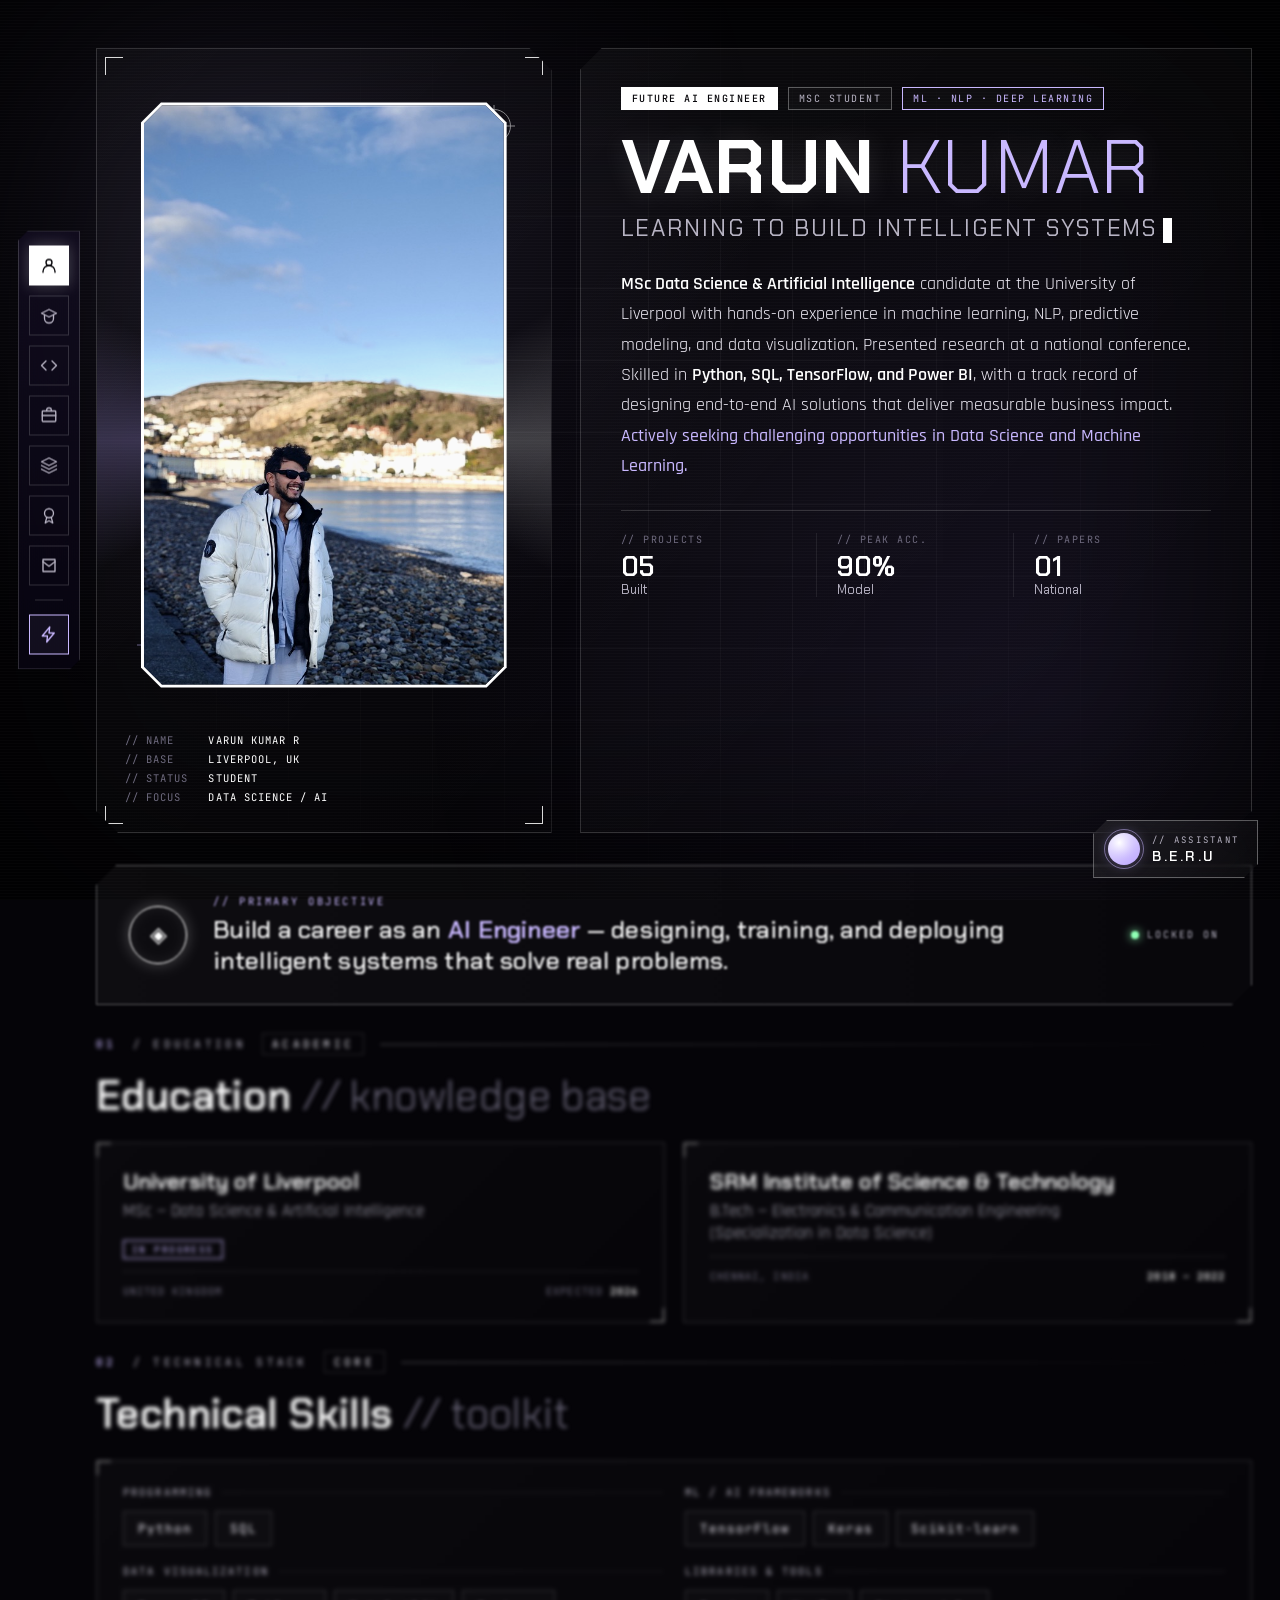
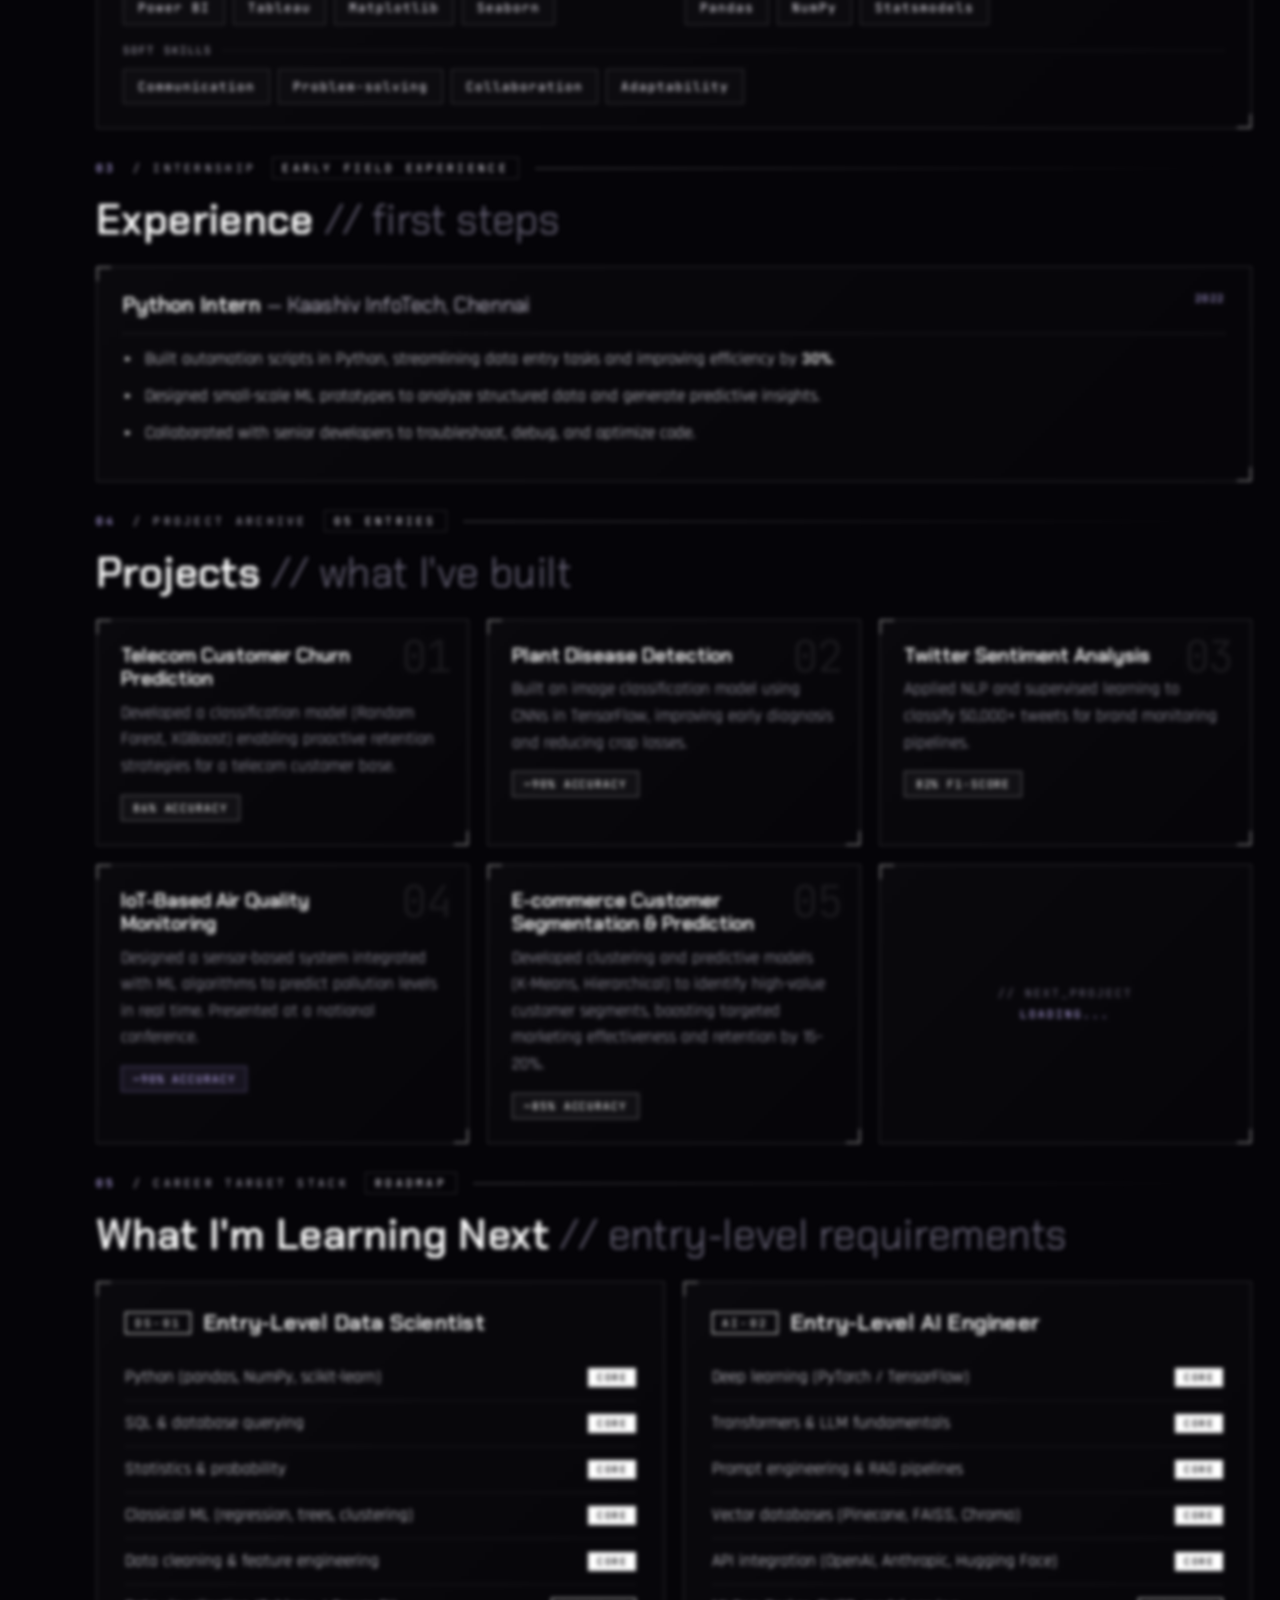
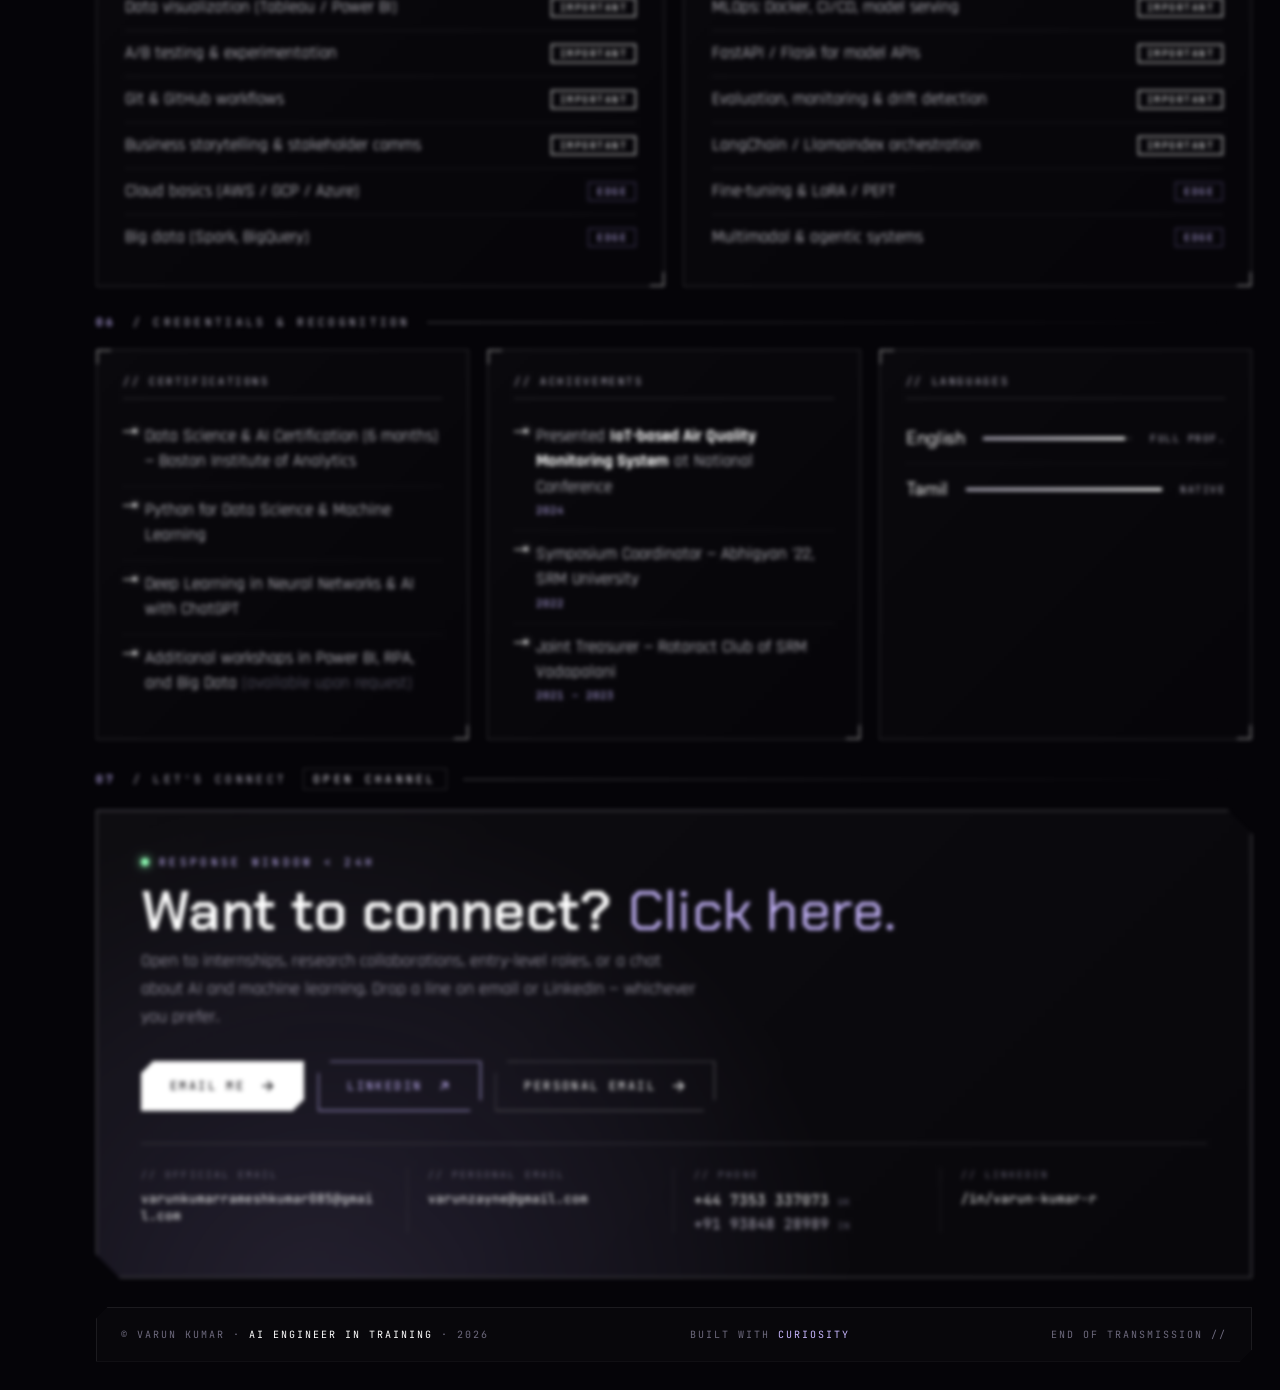
<file: index (2).html>
<!DOCTYPE html>
<html lang="en">
<head>
<link rel="icon" type="image/x-icon" href="[data-uri]">
<link rel="icon" type="image/png" sizes="32x32" href="[data-uri]">
<link rel="apple-touch-icon" sizes="192x192" href="[data-uri]">
<meta charset="UTF-8" />
<meta name="viewport" content="width=device-width, initial-scale=1.0" />
<title>Varun Kumar — AI Engineer in Training</title>
<link rel="preconnect" href="https://fonts.googleapis.com">
<link rel="preconnect" href="https://fonts.gstatic.com" crossorigin>
<link href="https://fonts.googleapis.com/css2?family=Chakra+Petch:wght@300;400;500;600;700&family=Rajdhani:wght@300;400;500;600;700&family=JetBrains+Mono:wght@300;400;500;600&display=swap" rel="stylesheet">
<style>
  *, *::before, *::after { box-sizing: border-box; margin: 0; padding: 0; }

  :root {
    --bg-void:        #050408;
    --bg-deep:        #0a0810;
    --bg-panel:       rgba(255, 255, 255, 0.025);
    --white:          #ffffff;
    --white-soft:     #f0edf7;
    --white-dim:      #b8b4c4;
    --white-faint:    #6e6a7e;
    --accent:         #c9b8ff;       /* a pinch of purple */
    --accent-soft:    #b8a4ff;
    --accent-strong:  #9d7dff;
    --accent-glow:    rgba(185, 165, 255, 0.35);
    --line:           rgba(255, 255, 255, 0.08);
    --line-mid:       rgba(255, 255, 255, 0.16);
    --line-strong:    rgba(255, 255, 255, 0.32);
    --line-accent:    rgba(185, 165, 255, 0.35);

    --f-display: 'Chakra Petch', sans-serif;
    --f-body:    'Rajdhani', sans-serif;
    --f-mono:    'JetBrains Mono', monospace;
  }

  html, body { background: var(--bg-void); color: var(--white-soft); font-family: var(--f-body); overflow-x: hidden; }
  html { scroll-behavior: smooth; }
  body { min-height: 100vh; position: relative; }

  /* ============ BACKGROUND ATMOSPHERE ============ */

  body::before {
    content: '';
    position: fixed;
    inset: 0;
    background-image:
      linear-gradient(var(--line) 1px, transparent 1px),
      linear-gradient(90deg, var(--line) 1px, transparent 1px);
    background-size: 72px 72px;
    mask-image: radial-gradient(ellipse at center, black 25%, transparent 80%);
    -webkit-mask-image: radial-gradient(ellipse at center, black 25%, transparent 80%);
    pointer-events: none;
    z-index: 0;
    opacity: 0.5;
  }

  body::after {
    content: '';
    position: fixed;
    inset: 0;
    background:
      radial-gradient(circle at 18% 20%, rgba(185, 165, 255, 0.10), transparent 42%),
      radial-gradient(circle at 82% 78%, rgba(157, 125, 255, 0.08), transparent 50%);
    pointer-events: none;
    z-index: 0;
    animation: aurora 18s ease-in-out infinite alternate;
  }

  @keyframes aurora {
    0%   { transform: translate(0, 0) scale(1); opacity: 0.85; }
    100% { transform: translate(-1%, 2%) scale(1.03); opacity: 1; }
  }

  .scanlines {
    position: fixed;
    inset: 0;
    background: repeating-linear-gradient(
      0deg,
      rgba(255, 255, 255, 0.015) 0,
      rgba(255, 255, 255, 0.015) 1px,
      transparent 1px,
      transparent 3px
    );
    pointer-events: none;
    z-index: 2;
    mix-blend-mode: screen;
  }

  .vignette {
    position: fixed;
    inset: 0;
    box-shadow: inset 0 0 260px 30px rgba(0, 0, 0, 0.9);
    pointer-events: none;
    z-index: 1;
  }

  .motes {
    position: fixed;
    inset: 0;
    pointer-events: none;
    z-index: 1;
    overflow: hidden;
  }
  .mote {
    position: absolute;
    width: 2px; height: 2px;
    background: var(--white);
    border-radius: 50%;
    box-shadow: 0 0 6px var(--white);
    opacity: 0.35;
    animation: float-up linear infinite;
  }
  @keyframes float-up {
    0%   { transform: translateY(0) translateX(0); opacity: 0; }
    10%  { opacity: 0.7; }
    90%  { opacity: 0.3; }
    100% { transform: translateY(-100vh) translateX(var(--drift, 20px)); opacity: 0; }
  }

  /* ============ SHELL ============ */

  .shell {
    position: relative;
    z-index: 3;
    max-width: 1440px;
    margin: 0 auto;
    padding: 48px 28px 28px;
  }
  @media (min-width: 721px) {
    .shell { padding-left: 96px; }
  }

  /* ============ HERO ============ */

  .hero {
    display: grid;
    grid-template-columns: 1.05fr 1.55fr;
    gap: 28px;
    margin-bottom: 32px;
  }

  @media (max-width: 960px) { .hero { grid-template-columns: 1fr; } }

  /* Portrait module */
  .id-module {
    position: relative;
    padding: 28px;
    border: 1px solid var(--line-mid);
    background: linear-gradient(135deg, rgba(255, 255, 255, 0.03), rgba(255, 255, 255, 0.01));
    backdrop-filter: blur(10px);
    clip-path: polygon(0 0, calc(100% - 22px) 0, 100% 22px, 100% 100%, 22px 100%, 0 calc(100% - 22px));
    overflow: hidden;
  }

  .id-module::before {
    content: '';
    position: absolute;
    inset: -1px;
    background: conic-gradient(from 0deg,
      transparent 0deg, transparent 60deg,
      rgba(255, 255, 255, 0.35) 90deg, transparent 120deg,
      transparent 240deg,
      rgba(185, 165, 255, 0.4) 270deg, transparent 300deg,
      transparent 360deg);
    animation: spin-slow 12s linear infinite;
    z-index: -1;
    opacity: 0.6;
  }
  @keyframes spin-slow { to { transform: rotate(360deg); } }

  .id-module .corner {
    position: absolute;
    width: 18px; height: 18px;
    border: 1.5px solid var(--white);
    opacity: 0.85;
  }
  .id-module .corner.tl { top: 8px; left: 8px; border-right: none; border-bottom: none; }
  .id-module .corner.tr { top: 8px; right: 8px; border-left: none; border-bottom: none; }
  .id-module .corner.bl { bottom: 8px; left: 8px; border-right: none; border-top: none; }
  .id-module .corner.br { bottom: 8px; right: 8px; border-left: none; border-top: none; }

  .portrait-frame {
    position: relative;
    width: 100%;
    aspect-ratio: 5 / 8;
    display: flex;
    align-items: center;
    justify-content: center;
  }

  /* Cut-corner portrait HUD card — shows the full figure */
  .hex-outer {
    width: 92%;
    aspect-ratio: 5 / 8;
    position: relative;
    clip-path: polygon(
      20px 0, calc(100% - 20px) 0,
      100% 20px, 100% calc(100% - 20px),
      calc(100% - 20px) 100%, 20px 100%,
      0 calc(100% - 20px), 0 20px
    );
    background: var(--white);
    display: flex;
    align-items: center;
    justify-content: center;
    filter: drop-shadow(0 0 26px rgba(255, 255, 255, 0.18));
  }

  .hex-inner {
    width: calc(100% - 6px);
    height: calc(100% - 6px);
    clip-path: polygon(
      18px 0, calc(100% - 18px) 0,
      100% 18px, 100% calc(100% - 18px),
      calc(100% - 18px) 100%, 18px 100%,
      0 calc(100% - 18px), 0 18px
    );
    background: var(--bg-deep);
    overflow: hidden;
    position: relative;
  }

  .hex-inner img {
    width: 100%;
    height: 100%;
    object-fit: cover;
    object-position: 33% 50%;
    transform: scale(1.08);
    filter: contrast(1.04) saturate(0.92) brightness(0.98);
    transition: filter 0.5s, transform 0.5s;
    display: block;
  }

  .id-module:hover .hex-inner img {
    filter: contrast(1.08) saturate(1.0) brightness(1.02);
    transform: scale(1.12);
  }

  .scan-sweep {
    position: absolute;
    top: 0; left: 0; right: 0;
    height: 2px;
    background: linear-gradient(90deg, transparent, var(--white), transparent);
    box-shadow: 0 0 10px rgba(255, 255, 255, 0.5);
    animation: sweep 4s ease-in-out infinite;
    pointer-events: none;
    opacity: 0.6;
  }
  @keyframes sweep {
    0%, 100% { top: 0; opacity: 0.6; }
    50%      { top: calc(100% - 2px); opacity: 0.6; }
  }

  .reticle {
    position: absolute;
    width: 34px; height: 34px;
    border: 1px solid var(--white);
    border-radius: 50%;
    opacity: 0.5;
    animation: reticle-spin 8s linear infinite;
  }
  .reticle::before, .reticle::after {
    content: '';
    position: absolute;
    background: var(--white);
  }
  .reticle::before { top: 50%; left: -5px; right: -5px; height: 1px; transform: translateY(-50%); }
  .reticle::after  { left: 50%; top: -5px; bottom: -5px; width: 1px; transform: translateX(-50%); }
  .reticle.r1 { top: 5%; right: 3%; }
  .reticle.r2 { bottom: 8%; left: 4%; animation-direction: reverse; animation-duration: 11s; border-color: var(--accent); }
  .reticle.r2::before, .reticle.r2::after { background: var(--accent); }
  @keyframes reticle-spin { to { transform: rotate(360deg); } }

  .id-meta {
    margin-top: 20px;
    font-family: var(--f-mono);
    font-size: 10.5px;
    letter-spacing: 0.1em;
    color: var(--white-faint);
    display: grid;
    grid-template-columns: auto 1fr;
    gap: 5px 20px;
    text-transform: uppercase;
  }
  .id-meta span:nth-child(even) { color: var(--white); }

  /* Identification panel */
  .id-panel {
    position: relative;
    padding: 38px 40px;
    border: 1px solid var(--line-mid);
    background: linear-gradient(135deg, rgba(255, 255, 255, 0.035), rgba(255, 255, 255, 0.01));
    backdrop-filter: blur(10px);
    clip-path: polygon(22px 0, 100% 0, 100% calc(100% - 22px), calc(100% - 22px) 100%, 0 100%, 0 22px);
    overflow: hidden;
  }

  .tag-row {
    display: flex;
    gap: 10px;
    flex-wrap: wrap;
    margin-bottom: 22px;
    font-family: var(--f-mono);
    font-size: 10px;
    letter-spacing: 0.15em;
    text-transform: uppercase;
  }

  .tag {
    padding: 4px 10px;
    border: 1px solid var(--line-strong);
    color: var(--white-dim);
    background: rgba(255, 255, 255, 0.02);
  }
  .tag.role {
    background: var(--white);
    color: var(--bg-void);
    border-color: var(--white);
    font-weight: 500;
  }
  .tag.accent {
    border-color: var(--accent);
    color: var(--accent);
  }

  .id-name {
    font-family: var(--f-display);
    font-size: clamp(3rem, 6vw, 5.75rem);
    font-weight: 700;
    line-height: 0.92;
    letter-spacing: 0.005em;
    color: var(--white);
    margin-bottom: 10px;
    text-shadow: 0 0 28px rgba(255, 255, 255, 0.15);
  }

  .id-name .accent {
    color: var(--accent);
    font-weight: 300;
  }

  .id-subtitle {
    font-family: var(--f-display);
    font-size: 1.45rem;
    font-weight: 400;
    letter-spacing: 0.08em;
    color: var(--white-dim);
    margin-bottom: 26px;
    text-transform: uppercase;
  }

  .id-subtitle .cursor {
    display: inline-block;
    width: 9px; height: 1.05em;
    background: var(--white);
    vertical-align: text-bottom;
    margin-left: 5px;
    animation: blink 1s steps(2) infinite;
  }
  @keyframes blink { 50% { opacity: 0; } }

  .id-summary {
    font-size: 1.12rem;
    line-height: 1.7;
    color: var(--white-soft);
    margin-bottom: 28px;
    max-width: 64ch;
  }

  .id-summary strong {
    color: var(--white);
    font-weight: 600;
  }
  .id-summary em {
    color: var(--accent);
    font-style: normal;
    font-weight: 500;
  }

  .stat-bar {
    display: grid;
    grid-template-columns: repeat(3, 1fr);
    gap: 0;
    border-top: 1px solid var(--line-mid);
    padding-top: 22px;
  }
  @media (max-width: 620px) { .stat-bar { grid-template-columns: repeat(2, 1fr); gap: 16px 0; } }

  .stat {
    padding: 0 20px;
    border-right: 1px solid var(--line);
  }
  .stat:last-child { border-right: none; }
  .stat:first-child { padding-left: 0; }

  .stat .k {
    font-family: var(--f-mono);
    font-size: 10px;
    letter-spacing: 0.15em;
    color: var(--white-faint);
    text-transform: uppercase;
    margin-bottom: 7px;
  }
  .stat .v {
    font-family: var(--f-display);
    font-size: 1.7rem;
    color: var(--white);
    font-weight: 600;
    line-height: 1;
  }
  .stat .v small {
    font-size: 0.8rem;
    color: var(--white-dim);
    font-weight: 400;
    display: block;
    margin-top: 4px;
  }

  /* ============ SECTIONS ============ */

  section {
    margin-bottom: 28px;
    position: relative;
  }

  .sec-head {
    display: flex;
    align-items: center;
    gap: 16px;
    margin-bottom: 20px;
    font-family: var(--f-mono);
    font-size: 11px;
    letter-spacing: 0.3em;
    text-transform: uppercase;
    color: var(--white-dim);
  }

  .sec-head .idx { color: var(--accent); font-weight: 500; }

  .sec-head .bar {
    flex: 1;
    height: 1px;
    background: linear-gradient(90deg, var(--line-strong), transparent);
  }

  .sec-head .tag-bit {
    padding: 3px 9px;
    border: 1px solid var(--line-mid);
    color: var(--white-soft);
  }

  .sec-title {
    font-family: var(--f-display);
    font-size: clamp(1.9rem, 3.2vw, 2.6rem);
    font-weight: 600;
    letter-spacing: 0.01em;
    color: var(--white);
    margin-bottom: 24px;
    line-height: 1.05;
  }

  .sec-title .ghost {
    color: var(--white-faint);
    font-weight: 300;
  }

  /* Shared panel */
  .panel {
    position: relative;
    padding: 24px 26px;
    border: 1px solid var(--line-mid);
    background: linear-gradient(135deg, rgba(255, 255, 255, 0.025), rgba(255, 255, 255, 0.008));
    backdrop-filter: blur(8px);
    transition: border-color 0.3s, transform 0.3s;
  }

  .panel:hover {
    border-color: var(--line-strong);
    transform: translateY(-2px);
  }

  .panel::before {
    content: '';
    position: absolute;
    top: 0; left: 0;
    width: 14px; height: 14px;
    border-top: 1.5px solid var(--white);
    border-left: 1.5px solid var(--white);
    opacity: 0.6;
  }
  .panel::after {
    content: '';
    position: absolute;
    bottom: 0; right: 0;
    width: 14px; height: 14px;
    border-bottom: 1.5px solid var(--white);
    border-right: 1.5px solid var(--white);
    opacity: 0.6;
  }

  /* ============ OBJECTIVE ============ */

  .objective {
    display: grid;
    grid-template-columns: auto 1fr auto;
    gap: 26px;
    align-items: center;
    padding: 28px 32px;
    border: 1px solid var(--line-strong);
    background: linear-gradient(90deg, rgba(255, 255, 255, 0.04), rgba(255, 255, 255, 0.015));
    backdrop-filter: blur(10px);
    clip-path: polygon(20px 0, 100% 0, 100% calc(100% - 20px), calc(100% - 20px) 100%, 0 100%, 0 20px);
    position: relative;
    overflow: hidden;
  }

  .objective::before {
    content: '';
    position: absolute;
    top: 0; left: -100%;
    width: 100%; height: 100%;
    background: linear-gradient(90deg, transparent, rgba(255, 255, 255, 0.06), transparent);
    animation: sheen 6s ease-in-out infinite;
  }
  @keyframes sheen { 50% { left: 100%; } 100% { left: 100%; } }

  .objective .icon {
    width: 58px; height: 58px;
    border: 1.5px solid var(--white);
    border-radius: 50%;
    display: grid;
    place-items: center;
    font-family: var(--f-mono);
    color: var(--white);
    font-size: 22px;
    box-shadow: 0 0 16px rgba(255, 255, 255, 0.25), inset 0 0 14px rgba(255, 255, 255, 0.08);
    animation: pulse-ring 2.8s ease-in-out infinite;
  }
  @keyframes pulse-ring {
    0%, 100% { box-shadow: 0 0 16px rgba(255, 255, 255, 0.25), inset 0 0 14px rgba(255, 255, 255, 0.08); }
    50%      { box-shadow: 0 0 26px rgba(255, 255, 255, 0.4), inset 0 0 20px rgba(185, 165, 255, 0.15); }
  }

  .objective .body .label {
    font-family: var(--f-mono);
    font-size: 10.5px;
    letter-spacing: 0.25em;
    color: var(--accent);
    text-transform: uppercase;
    margin-bottom: 6px;
  }
  .objective .body .txt {
    font-family: var(--f-display);
    font-size: 1.55rem;
    font-weight: 500;
    color: var(--white);
    letter-spacing: 0.005em;
    line-height: 1.25;
  }
  .objective .body .txt b { color: var(--accent); font-weight: 600; }

  .objective .pulse {
    font-family: var(--f-mono);
    font-size: 10px;
    letter-spacing: 0.2em;
    color: var(--white-dim);
    text-transform: uppercase;
    display: flex;
    align-items: center;
    gap: 8px;
  }
  .objective .pulse .d {
    width: 8px; height: 8px; border-radius: 50%;
    background: #8fffb5;
    box-shadow: 0 0 10px #8fffb5;
    animation: dot-pulse 1.6s ease-in-out infinite;
  }
  @keyframes dot-pulse {
    0%, 100% { opacity: 1; transform: scale(1); }
    50%      { opacity: 0.45; transform: scale(0.8); }
  }

  @media (max-width: 760px) {
    .objective { grid-template-columns: auto 1fr; }
    .objective .pulse { grid-column: 1 / -1; }
  }

  /* ============ GRIDS ============ */

  .grid-2 { display: grid; grid-template-columns: 1fr 1fr; gap: 18px; }
  @media (max-width: 820px) { .grid-2 { grid-template-columns: 1fr; } }

  .grid-3 { display: grid; grid-template-columns: repeat(3, 1fr); gap: 18px; }
  @media (max-width: 960px) { .grid-3 { grid-template-columns: repeat(2, 1fr); } }
  @media (max-width: 620px) { .grid-3 { grid-template-columns: 1fr; } }

  /* ============ EDUCATION ============ */

  .edu h3 {
    font-family: var(--f-display);
    font-size: 1.38rem;
    color: var(--white);
    margin-bottom: 4px;
    font-weight: 600;
  }
  .edu .deg {
    font-size: 1.08rem;
    color: var(--white-dim);
    margin-bottom: 12px;
  }
  .edu .meta {
    display: flex;
    justify-content: space-between;
    font-family: var(--f-mono);
    font-size: 10.5px;
    letter-spacing: 0.1em;
    color: var(--white-faint);
    text-transform: uppercase;
    padding-top: 12px;
    border-top: 1px dashed var(--line-mid);
  }
  .edu .meta b { color: var(--white); font-weight: 500; }
  .edu .status {
    display: inline-block;
    padding: 2px 8px;
    font-family: var(--f-mono);
    font-size: 9.5px;
    letter-spacing: 0.15em;
    text-transform: uppercase;
    border: 1px solid var(--accent);
    color: var(--accent);
    margin-top: 6px;
  }

  /* ============ SKILLS / ARSENAL ============ */

  .arsenal {
    display: grid;
    grid-template-columns: repeat(2, 1fr);
    gap: 18px 22px;
  }
  @media (max-width: 820px) { .arsenal { grid-template-columns: 1fr; } }

  .arsenal-row .label {
    font-family: var(--f-mono);
    font-size: 10.5px;
    letter-spacing: 0.2em;
    color: var(--white-dim);
    text-transform: uppercase;
    margin-bottom: 12px;
    display: flex;
    align-items: center;
    gap: 10px;
  }
  .arsenal-row .label::after {
    content: '';
    flex: 1;
    height: 1px;
    background: var(--line);
  }

  .chips {
    display: flex;
    flex-wrap: wrap;
    gap: 8px;
  }

  .chip {
    padding: 8px 14px;
    font-family: var(--f-mono);
    font-size: 12.5px;
    letter-spacing: 0.08em;
    color: var(--white-soft);
    border: 1px solid var(--line-mid);
    background: rgba(255, 255, 255, 0.02);
    transition: all 0.25s;
    cursor: default;
    position: relative;
  }

  .chip:hover {
    border-color: var(--white);
    color: var(--white);
    background: rgba(255, 255, 255, 0.06);
    transform: translateY(-1px);
    box-shadow: 0 4px 14px rgba(255, 255, 255, 0.08);
  }

  /* ============ EXPERIENCE ============ */

  .exp-card { padding: 24px 26px; }

  .exp-head {
    display: flex;
    justify-content: space-between;
    align-items: flex-start;
    flex-wrap: wrap;
    gap: 8px;
    margin-bottom: 12px;
    padding-bottom: 14px;
    border-bottom: 1px dashed var(--line-mid);
  }

  .exp-role {
    font-family: var(--f-display);
    font-size: 1.32rem;
    color: var(--white);
    font-weight: 600;
  }
  .exp-org { color: var(--white-dim); font-weight: 400; }

  .exp-date {
    font-family: var(--f-mono);
    font-size: 10.5px;
    letter-spacing: 0.15em;
    color: var(--accent);
    text-transform: uppercase;
  }

  .exp-list { list-style: none; padding: 0; }
  .exp-list li {
    position: relative;
    padding-left: 22px;
    margin-bottom: 10px;
    color: var(--white-soft);
    line-height: 1.6;
    font-size: 1.06rem;
  }
  .exp-list li::before {
    content: '▸';
    position: absolute;
    left: 0;
    top: 0;
    color: var(--white);
    font-family: var(--f-mono);
  }
  .exp-list li b { color: var(--white); font-weight: 600; }

  /* ============ PROJECTS ============ */

  .proj { position: relative; padding: 24px; overflow: hidden; }

  .proj .proj-idx {
    position: absolute;
    top: 14px;
    right: 18px;
    font-family: var(--f-mono);
    font-size: 44px;
    font-weight: 300;
    color: var(--white);
    opacity: 0.08;
    line-height: 1;
    letter-spacing: -0.03em;
  }

  .proj h4 {
    font-family: var(--f-display);
    font-size: 1.22rem;
    color: var(--white);
    font-weight: 600;
    margin-bottom: 10px;
    padding-right: 60px;
    line-height: 1.2;
  }

  .proj p {
    color: var(--white-dim);
    font-size: 1.04rem;
    line-height: 1.6;
    margin-bottom: 14px;
  }

  .proj .metric {
    display: inline-flex;
    gap: 6px;
    align-items: baseline;
    font-family: var(--f-mono);
    padding: 5px 11px;
    background: rgba(255, 255, 255, 0.04);
    border: 1px solid var(--line-strong);
    font-size: 11px;
    letter-spacing: 0.08em;
    color: var(--white);
    text-transform: uppercase;
  }
  .proj .metric.accent {
    background: rgba(185, 165, 255, 0.08);
    border-color: var(--line-accent);
    color: var(--accent);
  }

  /* ============ ROADMAP ============ */

  .roadmap-grid { display: grid; grid-template-columns: 1fr 1fr; gap: 18px; }
  @media (max-width: 820px) { .roadmap-grid { grid-template-columns: 1fr; } }

  .roadmap { padding: 26px 28px; }

  .roadmap .rm-title {
    display: flex;
    align-items: center;
    gap: 12px;
    margin-bottom: 18px;
  }
  .roadmap .rm-title .num {
    font-family: var(--f-mono);
    font-size: 11px;
    letter-spacing: 0.2em;
    color: var(--white);
    padding: 3px 9px;
    border: 1px solid var(--white);
  }
  .roadmap .rm-title h3 {
    font-family: var(--f-display);
    font-size: 1.38rem;
    color: var(--white);
    font-weight: 600;
    letter-spacing: 0.01em;
  }

  .skill-line {
    display: flex;
    justify-content: space-between;
    align-items: center;
    padding: 12px 0;
    border-bottom: 1px solid var(--line);
    font-size: 1.04rem;
  }
  .skill-line:last-child { border-bottom: none; }

  .skill-line .name { color: var(--white-soft); }
  .skill-line .lvl {
    font-family: var(--f-mono);
    font-size: 10px;
    letter-spacing: 0.15em;
    text-transform: uppercase;
    padding: 2px 8px;
    border: 1px solid var(--line-mid);
    color: var(--white-dim);
  }
  .skill-line .lvl.core {
    background: var(--white);
    color: var(--bg-void);
    border-color: var(--white);
    font-weight: 500;
  }
  .skill-line .lvl.impt { color: var(--white); border-color: var(--white); }
  .skill-line .lvl.edge { color: var(--accent); border-color: var(--line-accent); }

  /* ============ LIST BLOCKS ============ */

  .list-block { padding: 24px 26px; }
  .list-block .lb-head {
    font-family: var(--f-mono);
    font-size: 10.5px;
    letter-spacing: 0.25em;
    color: var(--white-dim);
    text-transform: uppercase;
    margin-bottom: 14px;
    padding-bottom: 10px;
    border-bottom: 1px solid var(--line-mid);
  }

  .list-block ul { list-style: none; padding: 0; }
  .list-block li {
    position: relative;
    padding: 11px 0 11px 22px;
    border-bottom: 1px dashed var(--line);
    color: var(--white-soft);
    font-size: 1.06rem;
    line-height: 1.5;
  }
  .list-block li:last-child { border-bottom: none; }
  .list-block li::before {
    content: '';
    position: absolute;
    left: 0; top: 18px;
    width: 10px; height: 1px;
    background: var(--white);
  }
  .list-block li::after {
    content: '';
    position: absolute;
    left: 10px; top: 16px;
    width: 4px; height: 4px;
    border-radius: 50%;
    background: var(--white);
    box-shadow: 0 0 6px var(--white);
  }
  .list-block li .year {
    font-family: var(--f-mono);
    font-size: 10.5px;
    color: var(--accent);
    letter-spacing: 0.1em;
    display: block;
    margin-top: 3px;
  }

  /* Languages */
  .lang-row {
    display: flex;
    align-items: center;
    justify-content: space-between;
    padding: 13px 0;
    border-bottom: 1px dashed var(--line);
  }
  .lang-row:last-child { border-bottom: none; }
  .lang-row .ln-name { font-family: var(--f-display); font-size: 1.13rem; color: var(--white); }
  .lang-row .ln-prof { font-family: var(--f-mono); font-size: 10px; letter-spacing: 0.15em; color: var(--white-dim); text-transform: uppercase; }
  .lang-row .bar-wrap {
    flex: 1;
    margin: 0 18px;
    height: 3px;
    background: rgba(255, 255, 255, 0.08);
    position: relative;
    overflow: hidden;
  }
  .lang-row .bar-fill {
    position: absolute;
    left: 0; top: 0;
    height: 100%;
    background: linear-gradient(90deg, var(--white-dim), var(--white));
    box-shadow: 0 0 8px rgba(255, 255, 255, 0.3);
  }

  /* ============ CONNECT CTA ============ */

  .connect {
    padding: 44px 44px;
    border: 1px solid var(--line-strong);
    background:
      radial-gradient(circle at 20% 110%, rgba(185, 165, 255, 0.14), transparent 50%),
      linear-gradient(135deg, rgba(255, 255, 255, 0.04), rgba(255, 255, 255, 0.015));
    backdrop-filter: blur(12px);
    clip-path: polygon(0 0, calc(100% - 24px) 0, 100% 24px, 100% 100%, 24px 100%, 0 calc(100% - 24px));
    position: relative;
    overflow: hidden;
  }

  .connect .cn-label {
    font-family: var(--f-mono);
    font-size: 11px;
    letter-spacing: 0.3em;
    color: var(--accent);
    text-transform: uppercase;
    margin-bottom: 14px;
    display: flex;
    align-items: center;
    gap: 10px;
  }
  .connect .cn-label .live {
    width: 8px; height: 8px; border-radius: 50%;
    background: #8fffb5;
    box-shadow: 0 0 10px #8fffb5;
    animation: dot-pulse 1.6s ease-in-out infinite;
  }

  .connect .cn-title {
    font-family: var(--f-display);
    font-size: clamp(2.2rem, 4.4vw, 3.6rem);
    font-weight: 600;
    color: var(--white);
    line-height: 1;
    margin-bottom: 8px;
    letter-spacing: 0.005em;
  }
  .connect .cn-title .hl { color: var(--accent); font-weight: 400; }

  .connect .cn-sub {
    font-size: 1.13rem;
    color: var(--white-dim);
    margin-bottom: 30px;
    max-width: 62ch;
    line-height: 1.55;
  }

  .cn-cta-row {
    display: flex;
    gap: 14px;
    flex-wrap: wrap;
    margin-bottom: 32px;
  }

  .cn-cta {
    display: inline-flex;
    align-items: center;
    gap: 14px;
    padding: 16px 28px;
    font-family: var(--f-mono);
    font-size: 12px;
    letter-spacing: 0.2em;
    text-transform: uppercase;
    text-decoration: none;
    border: 1px solid;
    transition: all 0.3s cubic-bezier(0.2, 0.8, 0.2, 1);
    position: relative;
    overflow: hidden;
    clip-path: polygon(12px 0, 100% 0, 100% calc(100% - 12px), calc(100% - 12px) 100%, 0 100%, 0 12px);
  }
  .cn-cta svg { width: 16px; height: 16px; transition: transform 0.3s; }
  .cn-cta:hover svg { transform: translateX(4px); }

  .cn-cta.primary {
    background: var(--white);
    color: var(--bg-void);
    border-color: var(--white);
  }
  .cn-cta.primary:hover {
    background: var(--accent);
    border-color: var(--accent);
    box-shadow: 0 8px 24px rgba(185, 165, 255, 0.3);
    transform: translateY(-2px);
  }

  .cn-cta.ghost {
    background: transparent;
    color: var(--white);
    border-color: var(--line-strong);
  }
  .cn-cta.ghost:hover {
    border-color: var(--white);
    background: rgba(255, 255, 255, 0.06);
    transform: translateY(-2px);
  }

  .cn-cta.accent {
    background: transparent;
    color: var(--accent);
    border-color: var(--accent);
  }
  .cn-cta.accent:hover {
    background: var(--accent);
    color: var(--bg-void);
    box-shadow: 0 8px 24px rgba(185, 165, 255, 0.25);
    transform: translateY(-2px);
  }

  .cn-grid {
    display: grid;
    grid-template-columns: repeat(4, 1fr);
    gap: 0;
    border-top: 1px solid var(--line-mid);
    padding-top: 24px;
    position: relative;
  }
  @media (max-width: 820px) { .cn-grid { grid-template-columns: repeat(2, 1fr); gap: 20px 0; } }

  .cn-item {
    padding: 0 20px;
    border-right: 1px solid var(--line);
    transition: transform 0.25s;
  }
  .cn-item:last-child { border-right: none; }
  .cn-item:first-child { padding-left: 0; }
  .cn-item:hover { transform: translateY(-2px); }

  .cn-item .cn-k {
    font-family: var(--f-mono);
    font-size: 9.5px;
    letter-spacing: 0.22em;
    color: var(--white-faint);
    text-transform: uppercase;
    margin-bottom: 9px;
  }
  .cn-item a {
    display: block;
    font-family: var(--f-mono);
    font-size: 0.9rem;
    color: var(--white);
    word-break: break-all;
    transition: color 0.25s;
    text-decoration: none;
  }
  .cn-item a:hover { color: var(--accent); }
  .cn-item a.small { font-size: 0.8rem; }
  .cn-item a + a { margin-top: 5px; color: var(--white-dim); }

  /* ============ FOOTER ============ */

  footer {
    margin-top: 28px;
    padding: 20px 24px;
    border: 1px solid var(--line);
    background: rgba(255, 255, 255, 0.015);
    font-family: var(--f-mono);
    font-size: 10px;
    letter-spacing: 0.2em;
    color: var(--white-faint);
    text-transform: uppercase;
    display: flex;
    justify-content: space-between;
    align-items: center;
    flex-wrap: wrap;
    gap: 12px;
    clip-path: polygon(12px 0, 100% 0, 100% calc(100% - 12px), calc(100% - 12px) 100%, 0 100%, 0 12px);
  }
  footer .core { color: var(--white); }
  footer .acc { color: var(--accent); }

  /* ============ REVEAL ============ */

  .reveal {
    opacity: 0;
    transform: translateY(16px);
    animation: reveal 0.8s cubic-bezier(0.2, 0.8, 0.2, 1) forwards;
  }
  @keyframes reveal { to { opacity: 1; transform: translateY(0); } }
  .d1 { animation-delay: 0.1s; }
  .d2 { animation-delay: 0.22s; }
  .d3 { animation-delay: 0.35s; }
  .d4 { animation-delay: 0.48s; }
  .d5 { animation-delay: 0.60s; }
  .d6 { animation-delay: 0.72s; }
  .d7 { animation-delay: 0.85s; }

  /* ============ SCROLL-FOCUS FADE ============ */
  /* Each "scene" is a section/hero that dims when scrolled past or not yet centered. */

  .scene {
    transition: opacity 0.6s cubic-bezier(0.2, 0.8, 0.2, 1),
                filter 0.6s cubic-bezier(0.2, 0.8, 0.2, 1),
                transform 0.6s cubic-bezier(0.2, 0.8, 0.2, 1);
    will-change: opacity, filter, transform;
  }
  .scene.dim {
    opacity: 0.18;
    filter: blur(2px);
    transform: scale(0.985);
  }
  .scene.focus {
    opacity: 1;
    filter: blur(0);
    transform: scale(1);
  }

  /* ============ SIDE NAV RAIL ============ */

  .side-rail {
    position: fixed;
    left: 18px;
    top: 50%;
    transform: translateY(-50%);
    z-index: 40;
    display: flex;
    flex-direction: column;
    gap: 10px;
    padding: 14px 10px;
    background: linear-gradient(180deg, rgba(20, 14, 36, 0.7), rgba(8, 5, 18, 0.85));
    backdrop-filter: blur(14px);
    border: 1px solid var(--line-mid);
    clip-path: polygon(10px 0, 100% 0, 100% calc(100% - 10px), calc(100% - 10px) 100%, 0 100%, 0 10px);
    box-shadow: 0 10px 40px rgba(0, 0, 0, 0.5);
  }

  .rail-btn {
    position: relative;
    width: 40px; height: 40px;
    display: grid;
    place-items: center;
    background: transparent;
    border: 1px solid var(--line-mid);
    color: var(--white-dim);
    cursor: pointer;
    transition: all 0.3s cubic-bezier(0.2, 0.8, 0.2, 1);
    font-family: var(--f-mono);
    padding: 0;
  }
  .rail-btn svg { width: 18px; height: 18px; transition: transform 0.3s; }
  .rail-btn:hover {
    color: var(--white);
    border-color: var(--white);
    background: rgba(255, 255, 255, 0.04);
    transform: translateX(2px);
  }
  .rail-btn:hover svg { transform: scale(1.1); }
  .rail-btn.active {
    color: var(--bg-void);
    background: var(--white);
    border-color: var(--white);
    box-shadow: 0 0 16px rgba(255, 255, 255, 0.25);
  }
  .rail-btn.hire {
    color: var(--accent);
    border-color: var(--accent);
    background: rgba(185, 165, 255, 0.06);
  }
  .rail-btn.hire:hover {
    color: var(--bg-void);
    background: var(--accent);
    box-shadow: 0 0 18px rgba(185, 165, 255, 0.5);
  }
  .rail-btn.hire::after {
    content: '';
    position: absolute;
    inset: -3px;
    border: 1px solid var(--accent);
    opacity: 0;
    animation: hire-ring 2.4s ease-out infinite;
    pointer-events: none;
  }
  @keyframes hire-ring {
    0%   { opacity: 0.5; transform: scale(0.95); }
    100% { opacity: 0;   transform: scale(1.25); }
  }

  /* Tooltip */
  .rail-btn .tip {
    position: absolute;
    left: calc(100% + 12px);
    top: 50%;
    transform: translateY(-50%) translateX(-6px);
    padding: 6px 12px;
    background: var(--white);
    color: var(--bg-void);
    font-family: var(--f-mono);
    font-size: 10px;
    letter-spacing: 0.18em;
    text-transform: uppercase;
    font-weight: 600;
    white-space: nowrap;
    opacity: 0;
    pointer-events: none;
    transition: all 0.25s cubic-bezier(0.2, 0.8, 0.2, 1);
    clip-path: polygon(6px 0, 100% 0, 100% calc(100% - 6px), calc(100% - 6px) 100%, 0 100%, 0 6px);
  }
  .rail-btn .tip::before {
    content: '';
    position: absolute;
    left: -5px; top: 50%;
    transform: translateY(-50%);
    width: 0; height: 0;
    border-top: 5px solid transparent;
    border-bottom: 5px solid transparent;
    border-right: 5px solid var(--white);
  }
  .rail-btn:hover .tip {
    opacity: 1;
    transform: translateY(-50%) translateX(0);
  }
  .rail-btn.hire .tip { background: var(--accent); }
  .rail-btn.hire .tip::before { border-right-color: var(--accent); }

  .rail-divider {
    height: 1px;
    background: var(--line-mid);
    margin: 4px 6px;
  }

  /* Hide rail on mobile, show bottom dock instead */
  @media (max-width: 720px) {
    .side-rail {
      top: auto;
      bottom: 86px;
      left: 50%;
      transform: translate(-50%, 0);
      flex-direction: row;
      padding: 8px 10px;
    }
    .rail-btn { width: 36px; height: 36px; }
    .rail-btn .tip { display: none; }
  }

  /* ============ B.E.R.U ASSISTANT ============ */

  .beru-launcher {
    position: fixed;
    bottom: 22px;
    right: 22px;
    z-index: 50;
    display: flex;
    align-items: center;
    gap: 12px;
    padding: 12px 18px 12px 14px;
    background: linear-gradient(135deg, rgba(255, 255, 255, 0.08), rgba(255, 255, 255, 0.02));
    backdrop-filter: blur(14px);
    border: 1px solid var(--line-strong);
    color: var(--white);
    font-family: var(--f-mono);
    font-size: 11px;
    letter-spacing: 0.2em;
    text-transform: uppercase;
    cursor: pointer;
    transition: all 0.3s cubic-bezier(0.2, 0.8, 0.2, 1);
    clip-path: polygon(14px 0, 100% 0, 100% calc(100% - 14px), calc(100% - 14px) 100%, 0 100%, 0 14px);
    box-shadow: 0 6px 28px rgba(0, 0, 0, 0.6), 0 0 0 1px rgba(185, 165, 255, 0.08);
    user-select: none;
  }
  .beru-launcher:hover {
    background: linear-gradient(135deg, rgba(255, 255, 255, 0.12), rgba(185, 165, 255, 0.05));
    border-color: var(--accent);
    transform: translateY(-2px);
    box-shadow: 0 10px 32px rgba(0, 0, 0, 0.7), 0 0 24px rgba(185, 165, 255, 0.25);
  }
  .beru-launcher.hidden {
    opacity: 0;
    transform: translateY(20px) scale(0.9);
    pointer-events: none;
  }

  .beru-orb {
    width: 32px; height: 32px;
    border-radius: 50%;
    background: radial-gradient(circle at 35% 30%, var(--white) 0%, var(--accent) 55%, var(--accent-strong) 100%);
    box-shadow: 0 0 14px var(--accent-glow), inset 0 0 12px rgba(255, 255, 255, 0.4);
    position: relative;
    flex-shrink: 0;
    animation: orb-pulse 2.6s ease-in-out infinite;
  }
  .beru-orb::after {
    content: '';
    position: absolute;
    inset: -4px;
    border-radius: 50%;
    border: 1px solid var(--accent);
    opacity: 0.5;
    animation: orb-ring 2.6s ease-out infinite;
  }
  @keyframes orb-pulse {
    0%, 100% { box-shadow: 0 0 14px var(--accent-glow), inset 0 0 12px rgba(255, 255, 255, 0.4); }
    50%      { box-shadow: 0 0 22px var(--accent-glow), inset 0 0 18px rgba(255, 255, 255, 0.55); }
  }
  @keyframes orb-ring {
    0%   { transform: scale(0.9); opacity: 0.6; }
    100% { transform: scale(1.6); opacity: 0; }
  }

  .beru-launcher .lbl {
    line-height: 1;
  }
  .beru-launcher .lbl .top {
    font-size: 9px;
    color: var(--white-dim);
    letter-spacing: 0.25em;
    margin-bottom: 4px;
    display: block;
  }
  .beru-launcher .lbl .name {
    font-family: var(--f-display);
    font-size: 14px;
    letter-spacing: 0.18em;
    color: var(--white);
    font-weight: 600;
  }

  /* Chat panel */
  .beru-panel {
    position: fixed;
    bottom: 22px;
    right: 22px;
    z-index: 60;
    width: 380px;
    max-width: calc(100vw - 32px);
    height: 560px;
    max-height: calc(100vh - 44px);
    background: linear-gradient(160deg, rgba(20, 14, 36, 0.92), rgba(8, 5, 18, 0.96));
    backdrop-filter: blur(20px);
    border: 1px solid var(--line-strong);
    display: flex;
    flex-direction: column;
    transform: translateY(20px) scale(0.96);
    opacity: 0;
    pointer-events: none;
    transition: all 0.4s cubic-bezier(0.2, 0.8, 0.2, 1);
    clip-path: polygon(0 0, calc(100% - 18px) 0, 100% 18px, 100% 100%, 18px 100%, 0 calc(100% - 18px));
    box-shadow: 0 20px 60px rgba(0, 0, 0, 0.7), 0 0 0 1px rgba(185, 165, 255, 0.08);
    overflow: hidden;
  }
  .beru-panel.open {
    transform: translateY(0) scale(1);
    opacity: 1;
    pointer-events: auto;
  }

  /* Header */
  .beru-head {
    display: flex;
    align-items: center;
    gap: 14px;
    padding: 18px 20px;
    border-bottom: 1px solid var(--line-mid);
    background: linear-gradient(90deg, rgba(185, 165, 255, 0.06), transparent);
    flex-shrink: 0;
  }
  .beru-head .beru-orb { width: 36px; height: 36px; }
  .beru-head .meta { flex: 1; line-height: 1.2; }
  .beru-head .meta .nm {
    font-family: var(--f-display);
    font-size: 16px;
    letter-spacing: 0.15em;
    color: var(--white);
    font-weight: 600;
  }
  .beru-head .meta .role {
    font-family: var(--f-mono);
    font-size: 10px;
    letter-spacing: 0.2em;
    color: var(--accent);
    text-transform: uppercase;
    margin-top: 2px;
  }
  .beru-head .meta .role .live {
    display: inline-block;
    width: 6px; height: 6px;
    border-radius: 50%;
    background: #8fffb5;
    box-shadow: 0 0 8px #8fffb5;
    margin-right: 5px;
    animation: dot-pulse 1.6s ease-in-out infinite;
    vertical-align: middle;
  }
  .beru-close {
    width: 28px; height: 28px;
    background: transparent;
    border: 1px solid var(--line-mid);
    color: var(--white-dim);
    font-family: var(--f-mono);
    font-size: 14px;
    cursor: pointer;
    transition: all 0.25s;
    display: grid;
    place-items: center;
  }
  .beru-close:hover {
    border-color: var(--white);
    color: var(--white);
    background: rgba(255, 255, 255, 0.05);
  }

  /* Messages */
  .beru-body {
    flex: 1;
    overflow-y: auto;
    padding: 20px;
    display: flex;
    flex-direction: column;
    gap: 14px;
    scrollbar-width: thin;
    scrollbar-color: var(--line-strong) transparent;
  }
  .beru-body::-webkit-scrollbar { width: 6px; }
  .beru-body::-webkit-scrollbar-thumb { background: var(--line-strong); border-radius: 3px; }

  .msg {
    max-width: 85%;
    padding: 12px 15px;
    font-size: 1rem;
    line-height: 1.55;
    animation: msg-in 0.4s cubic-bezier(0.2, 0.8, 0.2, 1) backwards;
  }
  @keyframes msg-in {
    from { opacity: 0; transform: translateY(8px); }
    to   { opacity: 1; transform: translateY(0); }
  }
  .msg.bot {
    align-self: flex-start;
    background: rgba(255, 255, 255, 0.04);
    border: 1px solid var(--line-mid);
    color: var(--white-soft);
    border-left: 2px solid var(--accent);
  }
  .msg.user {
    align-self: flex-end;
    background: var(--white);
    color: var(--bg-void);
    font-weight: 500;
  }
  .msg.bot strong { color: var(--accent); font-weight: 600; }
  .msg.bot a { color: var(--accent); text-decoration: underline; text-decoration-color: rgba(185, 165, 255, 0.4); text-underline-offset: 2px; }
  .msg.bot a:hover { text-decoration-color: var(--accent); }
  .msg.bot ul { margin: 6px 0 0 16px; padding: 0; }
  .msg.bot li { margin-bottom: 3px; }

  .msg.typing { display: inline-flex; gap: 4px; padding: 14px 16px; }
  .msg.typing span {
    width: 6px; height: 6px;
    border-radius: 50%;
    background: var(--accent);
    animation: typing-bounce 1.2s ease-in-out infinite;
  }
  .msg.typing span:nth-child(2) { animation-delay: 0.15s; }
  .msg.typing span:nth-child(3) { animation-delay: 0.3s; }
  @keyframes typing-bounce {
    0%, 60%, 100% { transform: translateY(0); opacity: 0.4; }
    30%           { transform: translateY(-4px); opacity: 1; }
  }

  /* Quick prompts */
  .beru-prompts {
    padding: 0 20px 10px;
    display: flex;
    flex-wrap: wrap;
    gap: 6px;
    flex-shrink: 0;
  }
  .qp {
    padding: 6px 11px;
    font-family: var(--f-mono);
    font-size: 10px;
    letter-spacing: 0.1em;
    text-transform: uppercase;
    color: var(--white-dim);
    border: 1px solid var(--line-mid);
    background: rgba(255, 255, 255, 0.02);
    cursor: pointer;
    transition: all 0.25s;
  }
  .qp:hover {
    color: var(--accent);
    border-color: var(--accent);
    background: rgba(185, 165, 255, 0.08);
  }

  /* Inline quick-prompt chips — appear inside B.E.R.U's fallback messages */
  .inline-qp-row {
    margin-top: 10px;
    display: flex;
    flex-wrap: wrap;
    gap: 6px;
  }
  .inline-qp {
    padding: 5px 10px;
    font-family: var(--f-mono);
    font-size: 10px;
    letter-spacing: 0.1em;
    text-transform: uppercase;
    color: var(--accent);
    border: 1px solid var(--line-accent);
    background: rgba(185, 165, 255, 0.06);
    cursor: pointer;
    transition: all 0.25s;
  }
  .inline-qp:hover {
    color: var(--bg-void);
    background: var(--accent);
    border-color: var(--accent);
  }

  /* Input */
  .beru-input {
    display: flex;
    align-items: stretch;
    gap: 0;
    padding: 14px 18px 18px;
    border-top: 1px solid var(--line-mid);
    flex-shrink: 0;
  }
  .beru-input input {
    flex: 1;
    background: rgba(255, 255, 255, 0.03);
    border: 1px solid var(--line-mid);
    color: var(--white);
    font-family: var(--f-mono);
    font-size: 13px;
    padding: 11px 14px;
    outline: none;
    transition: border-color 0.25s;
    letter-spacing: 0.04em;
  }
  .beru-input input::placeholder { color: var(--white-faint); }
  .beru-input input:focus { border-color: var(--accent); }
  .beru-input button {
    padding: 0 18px;
    background: var(--white);
    color: var(--bg-void);
    border: 1px solid var(--white);
    border-left: none;
    cursor: pointer;
    font-family: var(--f-mono);
    font-size: 11px;
    letter-spacing: 0.2em;
    text-transform: uppercase;
    font-weight: 600;
    transition: all 0.25s;
  }
  .beru-input button:hover { background: var(--accent); border-color: var(--accent); }

  @media (max-width: 480px) {
    .beru-panel { right: 12px; left: 12px; bottom: 12px; width: auto; max-width: none; height: 70vh; }
    .beru-launcher { right: 12px; bottom: 12px; }
  }
</style>
</head>

<body>

  <div class="scanlines"></div>
  <div class="vignette"></div>
  <div class="motes" id="motes"></div>

  <!-- ============ SIDE NAV RAIL ============ -->
  <nav class="side-rail" aria-label="Section navigation">
    <button class="rail-btn" data-target="sec-about" aria-label="About">
      <svg viewBox="0 0 24 24" fill="none" stroke="currentColor" stroke-width="1.8" stroke-linecap="round" stroke-linejoin="round"><circle cx="12" cy="8" r="4"/><path d="M4 21v-1a8 8 0 0 1 16 0v1"/></svg>
      <span class="tip">About</span>
    </button>
    <button class="rail-btn" data-target="sec-education" aria-label="Education">
      <svg viewBox="0 0 24 24" fill="none" stroke="currentColor" stroke-width="1.8" stroke-linecap="round" stroke-linejoin="round"><path d="M2 9l10-5 10 5-10 5L2 9z"/><path d="M6 11v5a6 6 0 0 0 12 0v-5"/></svg>
      <span class="tip">Education</span>
    </button>
    <button class="rail-btn" data-target="sec-skills" aria-label="Skills">
      <svg viewBox="0 0 24 24" fill="none" stroke="currentColor" stroke-width="1.8" stroke-linecap="round" stroke-linejoin="round"><polyline points="16 18 22 12 16 6"/><polyline points="8 6 2 12 8 18"/></svg>
      <span class="tip">Skills</span>
    </button>
    <button class="rail-btn" data-target="sec-experience" aria-label="Experience">
      <svg viewBox="0 0 24 24" fill="none" stroke="currentColor" stroke-width="1.8" stroke-linecap="round" stroke-linejoin="round"><rect x="3" y="6" width="18" height="14" rx="1"/><path d="M9 6V4a2 2 0 0 1 2-2h2a2 2 0 0 1 2 2v2"/><path d="M3 12h18"/></svg>
      <span class="tip">Experience</span>
    </button>
    <button class="rail-btn" data-target="sec-projects" aria-label="Projects">
      <svg viewBox="0 0 24 24" fill="none" stroke="currentColor" stroke-width="1.8" stroke-linecap="round" stroke-linejoin="round"><polygon points="12 2 2 7 12 12 22 7 12 2"/><polyline points="2 17 12 22 22 17"/><polyline points="2 12 12 17 22 12"/></svg>
      <span class="tip">Projects</span>
    </button>
    <button class="rail-btn" data-target="sec-certs" aria-label="Certifications">
      <svg viewBox="0 0 24 24" fill="none" stroke="currentColor" stroke-width="1.8" stroke-linecap="round" stroke-linejoin="round"><circle cx="12" cy="9" r="6"/><path d="M9 14.5L7 22l5-3 5 3-2-7.5"/></svg>
      <span class="tip">Certifications</span>
    </button>
    <button class="rail-btn" data-target="sec-contact" aria-label="Contact">
      <svg viewBox="0 0 24 24" fill="none" stroke="currentColor" stroke-width="1.8" stroke-linecap="round" stroke-linejoin="round"><path d="M4 4h16v16H4z"/><polyline points="4 7 12 13 20 7"/></svg>
      <span class="tip">Contact</span>
    </button>
    <div class="rail-divider"></div>
    <button class="rail-btn hire" data-target="sec-contact" aria-label="Hire me">
      <svg viewBox="0 0 24 24" fill="none" stroke="currentColor" stroke-width="1.8" stroke-linecap="round" stroke-linejoin="round"><path d="M13 2 3 14h7l-1 8 10-12h-7l1-8z"/></svg>
      <span class="tip">Hire Me</span>
    </button>
  </nav>

  <div class="shell">

    <!-- HERO -->
    <div class="hero scene" id="sec-about">

      <!-- Portrait -->
      <div class="id-module reveal d1">
        <span class="corner tl"></span>
        <span class="corner tr"></span>
        <span class="corner bl"></span>
        <span class="corner br"></span>

        <div class="portrait-frame">
          <span class="reticle r1"></span>
          <span class="reticle r2"></span>
          <div class="hex-outer">
            <div class="hex-inner">
              <img src="[data-uri]" alt="Varun Kumar" />
              <span class="scan-sweep"></span>
            </div>
          </div>
        </div>

        <div class="id-meta">
          <span>// NAME</span><span>VARUN KUMAR R</span>
          <span>// BASE</span><span>LIVERPOOL, UK</span>
          <span>// STATUS</span><span>STUDENT</span>
          <span>// FOCUS</span><span>DATA SCIENCE / AI</span>
        </div>
      </div>

      <!-- Identification Panel -->
      <div class="id-panel reveal d2">
        <div class="tag-row">
          <span class="tag role">FUTURE AI ENGINEER</span>
          <span class="tag">MSc STUDENT</span>
          <span class="tag accent">ML · NLP · DEEP LEARNING</span>
        </div>

        <h1 class="id-name">VARUN <span class="accent">KUMAR</span></h1>
        <div class="id-subtitle">LEARNING TO BUILD INTELLIGENT SYSTEMS<span class="cursor"></span></div>

        <p class="id-summary">
          <strong>MSc Data Science &amp; Artificial Intelligence</strong> candidate at the University of Liverpool with hands-on experience in machine learning, NLP, predictive modeling, and data visualization. Presented research at a national conference. Skilled in <strong>Python, SQL, TensorFlow, and Power BI</strong>, with a track record of designing end-to-end AI solutions that deliver measurable business impact. <em>Actively seeking challenging opportunities in Data Science and Machine Learning.</em>
        </p>

        <div class="stat-bar">
          <div class="stat">
            <div class="k">// PROJECTS</div>
            <div class="v">05<small>Built</small></div>
          </div>
          <div class="stat">
            <div class="k">// PEAK ACC.</div>
            <div class="v">90%<small>Model</small></div>
          </div>
          <div class="stat">
            <div class="k">// PAPERS</div>
            <div class="v">01<small>National</small></div>
          </div>
        </div>
      </div>
    </div>

    <!-- OBJECTIVE -->
    <section class="reveal d3 scene">
      <div class="objective">
        <div class="icon">◈</div>
        <div class="body">
          <div class="label">// Primary Objective</div>
          <div class="txt">Build a career as an <b>AI Engineer</b> — designing, training, and deploying intelligent systems that solve real problems.</div>
        </div>
        <div class="pulse"><span class="d"></span> LOCKED ON</div>
      </div>
    </section>

    <!-- EDUCATION -->
    <section class="reveal d3 scene" id="sec-education">
      <div class="sec-head">
        <span class="idx">01</span>
        <span>/ EDUCATION</span>
        <span class="tag-bit">ACADEMIC</span>
        <span class="bar"></span>
      </div>
      <h2 class="sec-title">Education <span class="ghost">// knowledge base</span></h2>

      <div class="grid-2">
        <div class="panel edu">
          <h3>University of Liverpool</h3>
          <div class="deg">MSc — Data Science &amp; Artificial Intelligence</div>
          <span class="status">In Progress</span>
          <div class="meta" style="margin-top: 12px;">
            <span>United Kingdom</span>
            <span>Expected <b>2026</b></span>
          </div>
        </div>

        <div class="panel edu">
          <h3>SRM Institute of Science &amp; Technology</h3>
          <div class="deg">B.Tech — Electronics &amp; Communication Engineering<br>(Specialization in Data Science)</div>
          <div class="meta">
            <span>Chennai, India</span>
            <span><b>2018 &ndash; 2022</b></span>
          </div>
        </div>
      </div>
    </section>

    <!-- SKILLS -->
    <section class="reveal d4 scene" id="sec-skills">
      <div class="sec-head">
        <span class="idx">02</span>
        <span>/ TECHNICAL STACK</span>
        <span class="tag-bit">CORE</span>
        <span class="bar"></span>
      </div>
      <h2 class="sec-title">Technical Skills <span class="ghost">// toolkit</span></h2>

      <div class="panel">
        <div class="arsenal">
          <div class="arsenal-row">
            <div class="label">Programming</div>
            <div class="chips">
              <span class="chip">Python</span>
              <span class="chip">SQL</span>
            </div>
          </div>

          <div class="arsenal-row">
            <div class="label">ML / AI Frameworks</div>
            <div class="chips">
              <span class="chip">TensorFlow</span>
              <span class="chip">Keras</span>
              <span class="chip">Scikit-learn</span>
            </div>
          </div>

          <div class="arsenal-row">
            <div class="label">Data Visualization</div>
            <div class="chips">
              <span class="chip">Power BI</span>
              <span class="chip">Tableau</span>
              <span class="chip">Matplotlib</span>
              <span class="chip">Seaborn</span>
            </div>
          </div>

          <div class="arsenal-row">
            <div class="label">Libraries &amp; Tools</div>
            <div class="chips">
              <span class="chip">Pandas</span>
              <span class="chip">NumPy</span>
              <span class="chip">Statsmodels</span>
            </div>
          </div>

          <div class="arsenal-row" style="grid-column: 1 / -1;">
            <div class="label">Soft Skills</div>
            <div class="chips">
              <span class="chip">Communication</span>
              <span class="chip">Problem-solving</span>
              <span class="chip">Collaboration</span>
              <span class="chip">Adaptability</span>
            </div>
          </div>
        </div>
      </div>
    </section>

    <!-- EXPERIENCE -->
    <section class="reveal d4 scene" id="sec-experience">
      <div class="sec-head">
        <span class="idx">03</span>
        <span>/ INTERNSHIP</span>
        <span class="tag-bit">EARLY FIELD EXPERIENCE</span>
        <span class="bar"></span>
      </div>
      <h2 class="sec-title">Experience <span class="ghost">// first steps</span></h2>

      <div class="panel exp-card">
        <div class="exp-head">
          <div class="exp-role">Python Intern <span class="exp-org">— Kaashiv InfoTech, Chennai</span></div>
          <div class="exp-date">2022</div>
        </div>
        <ul class="exp-list">
          <li>Built automation scripts in Python, streamlining data entry tasks and improving efficiency by <b>30%</b>.</li>
          <li>Designed small-scale ML prototypes to analyze structured data and generate predictive insights.</li>
          <li>Collaborated with senior developers to troubleshoot, debug, and optimize code.</li>
        </ul>
      </div>
    </section>

    <!-- PROJECTS -->
    <section class="reveal d5 scene" id="sec-projects">
      <div class="sec-head">
        <span class="idx">04</span>
        <span>/ PROJECT ARCHIVE</span>
        <span class="tag-bit">05 ENTRIES</span>
        <span class="bar"></span>
      </div>
      <h2 class="sec-title">Projects <span class="ghost">// what I've built</span></h2>

      <div class="grid-3">
        <div class="panel proj">
          <div class="proj-idx">01</div>
          <h4>Telecom Customer Churn Prediction</h4>
          <p>Developed a classification model (Random Forest, XGBoost) enabling proactive retention strategies for a telecom customer base.</p>
          <span class="metric">86% accuracy</span>
        </div>

        <div class="panel proj">
          <div class="proj-idx">02</div>
          <h4>Plant Disease Detection</h4>
          <p>Built an image classification model using CNNs in TensorFlow, improving early diagnosis and reducing crop losses.</p>
          <span class="metric">~90% accuracy</span>
        </div>

        <div class="panel proj">
          <div class="proj-idx">03</div>
          <h4>Twitter Sentiment Analysis</h4>
          <p>Applied NLP and supervised learning to classify 50,000+ tweets for brand monitoring pipelines.</p>
          <span class="metric">82% F1-score</span>
        </div>

        <div class="panel proj">
          <div class="proj-idx">04</div>
          <h4>IoT-Based Air Quality Monitoring</h4>
          <p>Designed a sensor-based system integrated with ML algorithms to predict pollution levels in real time. Presented at a national conference.</p>
          <span class="metric accent">~90% accuracy</span>
        </div>

        <div class="panel proj">
          <div class="proj-idx">05</div>
          <h4>E-commerce Customer Segmentation &amp; Prediction</h4>
          <p>Developed clustering and predictive models (K-Means, Hierarchical) to identify high-value customer segments, boosting targeted marketing effectiveness and retention by 15–20%.</p>
          <span class="metric">~85% accuracy</span>
        </div>

        <div class="panel proj" style="display:flex; align-items:center; justify-content:center; text-align:center; color: var(--white-faint); font-family: var(--f-mono); font-size: 11px; letter-spacing: 0.18em; text-transform: uppercase; line-height: 1.9;">
          <div>
            // NEXT_PROJECT<br>
            <span style="color: var(--accent);">LOADING...</span>
          </div>
        </div>
      </div>
    </section>

    <!-- ROADMAP -->
    <section class="reveal d5 scene">
      <div class="sec-head">
        <span class="idx">05</span>
        <span>/ CAREER TARGET STACK</span>
        <span class="tag-bit">ROADMAP</span>
        <span class="bar"></span>
      </div>
      <h2 class="sec-title">What I'm Learning Next <span class="ghost">// entry-level requirements</span></h2>

      <div class="roadmap-grid">

        <div class="panel roadmap">
          <div class="rm-title">
            <span class="num">DS-01</span>
            <h3>Entry-Level Data Scientist</h3>
          </div>

          <div class="skill-line"><span class="name">Python (pandas, NumPy, scikit-learn)</span><span class="lvl core">Core</span></div>
          <div class="skill-line"><span class="name">SQL &amp; database querying</span><span class="lvl core">Core</span></div>
          <div class="skill-line"><span class="name">Statistics &amp; probability</span><span class="lvl core">Core</span></div>
          <div class="skill-line"><span class="name">Classical ML (regression, trees, clustering)</span><span class="lvl core">Core</span></div>
          <div class="skill-line"><span class="name">Data cleaning &amp; feature engineering</span><span class="lvl core">Core</span></div>
          <div class="skill-line"><span class="name">Data visualization (Tableau / Power BI)</span><span class="lvl impt">Important</span></div>
          <div class="skill-line"><span class="name">A/B testing &amp; experimentation</span><span class="lvl impt">Important</span></div>
          <div class="skill-line"><span class="name">Git &amp; GitHub workflows</span><span class="lvl impt">Important</span></div>
          <div class="skill-line"><span class="name">Business storytelling &amp; stakeholder comms</span><span class="lvl impt">Important</span></div>
          <div class="skill-line"><span class="name">Cloud basics (AWS / GCP / Azure)</span><span class="lvl edge">Edge</span></div>
          <div class="skill-line"><span class="name">Big data (Spark, BigQuery)</span><span class="lvl edge">Edge</span></div>
        </div>

        <div class="panel roadmap">
          <div class="rm-title">
            <span class="num">AI-02</span>
            <h3>Entry-Level AI Engineer</h3>
          </div>

          <div class="skill-line"><span class="name">Deep learning (PyTorch / TensorFlow)</span><span class="lvl core">Core</span></div>
          <div class="skill-line"><span class="name">Transformers &amp; LLM fundamentals</span><span class="lvl core">Core</span></div>
          <div class="skill-line"><span class="name">Prompt engineering &amp; RAG pipelines</span><span class="lvl core">Core</span></div>
          <div class="skill-line"><span class="name">Vector databases (Pinecone, FAISS, Chroma)</span><span class="lvl core">Core</span></div>
          <div class="skill-line"><span class="name">API integration (OpenAI, Anthropic, Hugging Face)</span><span class="lvl core">Core</span></div>
          <div class="skill-line"><span class="name">MLOps: Docker, CI/CD, model serving</span><span class="lvl impt">Important</span></div>
          <div class="skill-line"><span class="name">FastAPI / Flask for model APIs</span><span class="lvl impt">Important</span></div>
          <div class="skill-line"><span class="name">Evaluation, monitoring &amp; drift detection</span><span class="lvl impt">Important</span></div>
          <div class="skill-line"><span class="name">LangChain / LlamaIndex orchestration</span><span class="lvl impt">Important</span></div>
          <div class="skill-line"><span class="name">Fine-tuning &amp; LoRA / PEFT</span><span class="lvl edge">Edge</span></div>
          <div class="skill-line"><span class="name">Multimodal &amp; agentic systems</span><span class="lvl edge">Edge</span></div>
        </div>

      </div>
    </section>

    <!-- CERTS / ACHIEVEMENTS / LANGUAGES -->
    <section class="reveal d6 scene" id="sec-certs">
      <div class="sec-head">
        <span class="idx">06</span>
        <span>/ CREDENTIALS &amp; RECOGNITION</span>
        <span class="bar"></span>
      </div>

      <div class="grid-3">

        <div class="panel list-block">
          <div class="lb-head">// Certifications</div>
          <ul>
            <li>Data Science &amp; AI Certification (6 months) — Boston Institute of Analytics</li>
            <li>Python for Data Science &amp; Machine Learning</li>
            <li>Deep Learning in Neural Networks &amp; AI with ChatGPT</li>
            <li>Additional workshops in Power BI, RPA, and Big Data <em style="color: var(--white-faint); font-style: normal;">(available upon request)</em></li>
          </ul>
        </div>

        <div class="panel list-block">
          <div class="lb-head">// Achievements</div>
          <ul>
            <li>Presented <b style="color: var(--white);">IoT-based Air Quality Monitoring System</b> at National Conference<span class="year">2024</span></li>
            <li>Symposium Coordinator — Abhigyan '22, SRM University<span class="year">2022</span></li>
            <li>Joint Treasurer — Rotaract Club of SRM Vadapalani<span class="year">2021 – 2023</span></li>
          </ul>
        </div>

        <div class="panel list-block">
          <div class="lb-head">// Languages</div>

          <div class="lang-row">
            <span class="ln-name">English</span>
            <div class="bar-wrap"><div class="bar-fill" style="width: 95%;"></div></div>
            <span class="ln-prof">Full Prof.</span>
          </div>

          <div class="lang-row">
            <span class="ln-name">Tamil</span>
            <div class="bar-wrap"><div class="bar-fill" style="width: 100%;"></div></div>
            <span class="ln-prof">Native</span>
          </div>
        </div>

      </div>
    </section>

    <!-- CONNECT / CONTACT -->
    <section class="reveal d7 scene" id="sec-contact">
      <div class="sec-head">
        <span class="idx">07</span>
        <span>/ LET'S CONNECT</span>
        <span class="tag-bit">OPEN CHANNEL</span>
        <span class="bar"></span>
      </div>

      <div class="connect">
        <div class="cn-label"><span class="live"></span> Response window &lt; 24H</div>
        <h2 class="cn-title">Want to connect? <span class="hl">Click here.</span></h2>
        <p class="cn-sub">
          Open to internships, research collaborations, entry-level roles, or a chat about AI and machine learning. Drop a line on email or LinkedIn — whichever you prefer.
        </p>

        <div class="cn-cta-row">
          <a class="cn-cta primary" href="https://mail.google.com/mail/?view=cm&fs=1&to=varunkumarrameshkumar085@gmail.com&su=Hello+Varun" target="_blank" rel="noopener noreferrer">
            Email me
            <svg viewBox="0 0 24 24" fill="none" stroke="currentColor" stroke-width="2"><path d="M5 12h14M13 5l7 7-7 7"/></svg>
          </a>
          <a class="cn-cta accent" href="https://www.linkedin.com/in/varun-kumar-r-64a311325" target="_blank" rel="noopener">
            LinkedIn
            <svg viewBox="0 0 24 24" fill="none" stroke="currentColor" stroke-width="2"><path d="M7 17L17 7M17 7H8M17 7V16"/></svg>
          </a>
          <a class="cn-cta ghost" href="https://mail.google.com/mail/?view=cm&fs=1&to=varunzayne@gmail.com&su=Hello+Varun" target="_blank" rel="noopener noreferrer">
            Personal email
            <svg viewBox="0 0 24 24" fill="none" stroke="currentColor" stroke-width="2"><path d="M5 12h14M13 5l7 7-7 7"/></svg>
          </a>
        </div>

        <div class="cn-grid">
          <div class="cn-item">
            <div class="cn-k">// OFFICIAL EMAIL</div>
            <a class="small" href="https://mail.google.com/mail/?view=cm&fs=1&to=varunkumarrameshkumar085@gmail.com&su=Hello+Varun" target="_blank" rel="noopener noreferrer">varunkumarrameshkumar085@gmail.com</a>
          </div>

          <div class="cn-item">
            <div class="cn-k">// PERSONAL EMAIL</div>
            <a class="small" href="https://mail.google.com/mail/?view=cm&fs=1&to=varunzayne@gmail.com&su=Hello+Varun" target="_blank" rel="noopener noreferrer">varunzayne@gmail.com</a>
          </div>

          <div class="cn-item">
            <div class="cn-k">// PHONE</div>
            <a href="tel:+447353337073">+44 7353 337073 <span style="color: var(--white-faint); font-size: 9px; letter-spacing: 0.15em;">UK</span></a>
            <a href="tel:+919384828989">+91 93848 28989 <span style="color: var(--white-faint); font-size: 9px; letter-spacing: 0.15em;">IN</span></a>
          </div>

          <div class="cn-item">
            <div class="cn-k">// LINKEDIN</div>
            <a class="small" href="https://www.linkedin.com/in/varun-kumar-r-64a311325" target="_blank" rel="noopener">/in/varun-kumar-r</a>
          </div>
        </div>
      </div>
    </section>

    <footer>
      <span>© Varun Kumar · <span class="core">AI Engineer in training</span> · 2026</span>
      <span>Built with <span class="acc">curiosity</span></span>
      <span>END OF TRANSMISSION //</span>
    </footer>

  </div>

  <!-- ============ B.E.R.U ASSISTANT ============ -->
  <div class="beru-launcher" id="beru-launcher" role="button" aria-label="Open B.E.R.U assistant">
    <div class="beru-orb"></div>
    <div class="lbl">
      <span class="top">// ASSISTANT</span>
      <span class="name">B.E.R.U</span>
    </div>
  </div>

  <div class="beru-panel" id="beru-panel" role="dialog" aria-label="B.E.R.U chat">
    <div class="beru-head">
      <div class="beru-orb"></div>
      <div class="meta">
        <div class="nm">B.E.R.U</div>
        <div class="role"><span class="live"></span> Online · Portfolio Assistant</div>
      </div>
      <button class="beru-close" id="beru-close" aria-label="Close">×</button>
    </div>

    <div class="beru-body" id="beru-body"></div>

    <div class="beru-prompts" id="beru-prompts">
      <button class="qp" data-q="Tell me about Varun">About Varun</button>
      <button class="qp" data-q="What are his skills?">Skills</button>
      <button class="qp" data-q="Show his projects">Projects</button>
      <button class="qp" data-q="What is his education?">Education</button>
      <button class="qp" data-q="Why should I hire him?">Why hire him</button>
      <button class="qp" data-q="What is he learning now?">Learning now</button>
      <button class="qp" data-q="How can I contact him?">Contact</button>
    </div>

    <div class="beru-input">
      <input id="beru-input" type="text" autocomplete="off" placeholder="Ask B.E.R.U anything..." />
      <button id="beru-send">Send</button>
    </div>
  </div>

  <script>
    // Floating motes
    const motes = document.getElementById('motes');
    for (let i = 0; i < 26; i++) {
      const m = document.createElement('span');
      m.className = 'mote';
      m.style.left = Math.random() * 100 + '%';
      m.style.bottom = '-10px';
      m.style.animationDuration = (14 + Math.random() * 20) + 's';
      m.style.animationDelay = (Math.random() * -22) + 's';
      m.style.setProperty('--drift', (Math.random() * 80 - 40) + 'px');
      m.style.opacity = (0.15 + Math.random() * 0.35).toFixed(2);
      motes.appendChild(m);
    }

    // Cursor-reactive "air-touch" highlight on panels
    document.querySelectorAll('.panel, .id-panel, .id-module, .connect, .objective').forEach(p => {
      p.addEventListener('mousemove', e => {
        const rect = p.getBoundingClientRect();
        const x = ((e.clientX - rect.left) / rect.width) * 100;
        const y = ((e.clientY - rect.top) / rect.height) * 100;
        p.style.background = `
          radial-gradient(circle at ${x}% ${y}%, rgba(255, 255, 255, 0.07), transparent 40%),
          linear-gradient(135deg, rgba(255, 255, 255, 0.025), rgba(255, 255, 255, 0.008))
        `;
      });
      p.addEventListener('mouseleave', () => { p.style.background = ''; });
    });

    // ============ SIDE-RAIL NAV ============
    (function sideRail() {
      const buttons = document.querySelectorAll('.rail-btn');
      const sectionMap = {};
      buttons.forEach(b => {
        const id = b.dataset.target;
        const sec = document.getElementById(id);
        if (sec) sectionMap[id] = sec;
        b.addEventListener('click', () => {
          const sec = document.getElementById(b.dataset.target);
          if (!sec) return;
          // If it's the "Hire me" shortcut, also pop the chat after scroll
          // for a nicer feel, otherwise just scroll.
          const top = sec.getBoundingClientRect().top + window.pageYOffset - 32;
          window.scrollTo({ top, behavior: 'smooth' });
        });
      });

      // Scroll-spy: mark the button whose section is closest to the viewport top.
      const spyTargets = Array.from(buttons)
        .filter(b => !b.classList.contains('hire'))
        .map(b => ({ btn: b, sec: sectionMap[b.dataset.target] }))
        .filter(o => o.sec);

      function spy() {
        const y = window.scrollY + window.innerHeight * 0.35;
        let active = spyTargets[0];
        for (const o of spyTargets) {
          if (o.sec.offsetTop <= y) active = o;
        }
        spyTargets.forEach(o => o.btn.classList.toggle('active', o === active));
      }
      let raf2 = null;
      window.addEventListener('scroll', () => {
        if (raf2) return;
        raf2 = requestAnimationFrame(() => { raf2 = null; spy(); });
      }, { passive: true });
      window.addEventListener('resize', spy);
      spy();
    })();

    // ============ SCROLL-FOCUS FADE ============
    // Fades any scene that isn't centered in the viewport, so the active one
    // pops while previous/next ones dim.
    (function scrollFocus() {
      const scenes = Array.from(document.querySelectorAll('.scene'));
      if (!scenes.length) return;

      function update() {
        const vh = window.innerHeight;
        const center = vh / 2;
        // The "active band" is the middle 55% of the viewport.
        const bandHalf = vh * 0.275;

        scenes.forEach(el => {
          const r = el.getBoundingClientRect();
          const elCenter = r.top + r.height / 2;
          const dist = Math.abs(elCenter - center);
          // Distance at which it's fully dimmed.
          const fadeAt = vh * 0.7;

          let opacity, blurPx, scale;
          if (dist < bandHalf) {
            opacity = 1; blurPx = 0; scale = 1;
          } else {
            const t = Math.min(1, (dist - bandHalf) / (fadeAt - bandHalf));
            opacity = 1 - t * 0.82;       // → 0.18
            blurPx  = t * 2;
            scale   = 1 - t * 0.015;
          }
          el.style.opacity = opacity.toFixed(3);
          el.style.filter = `blur(${blurPx.toFixed(2)}px)`;
          el.style.transform = `scale(${scale.toFixed(4)})`;
        });
      }

      let raf = null;
      function schedule() {
        if (raf) return;
        raf = requestAnimationFrame(() => { raf = null; update(); });
      }
      window.addEventListener('scroll', schedule, { passive: true });
      window.addEventListener('resize', schedule);
      // Run once on load and again after reveal animations settle.
      update();
      setTimeout(update, 200);
      setTimeout(update, 1200);
    })();

    // ============ B.E.R.U ASSISTANT ============
    (function beru() {
      const launcher = document.getElementById('beru-launcher');
      const panel    = document.getElementById('beru-panel');
      const closeBtn = document.getElementById('beru-close');
      const body     = document.getElementById('beru-body');
      const input    = document.getElementById('beru-input');
      const sendBtn  = document.getElementById('beru-send');
      const prompts  = document.getElementById('beru-prompts');

      // ============ B.E.R.U BRAIN ============
      // B.E.R.U speaks AS an AI assistant ABOUT Varun, in first-person form.
      // She's professional, warm, slightly futuristic, and genuinely helpful.

      const NAME = 'Varun';
      const FULL_NAME = 'Varun Kumar R';

      // Helper: random pick — gives B.E.R.U some natural variety so she doesn't
      // sound robotic on repeated queries.
      const pick = arr => arr[Math.floor(Math.random() * arr.length)];

      // Knowledge entries — each one matches a topic and produces a reply that
      // sounds like B.E.R.U is *talking about Varun* to the visitor.
      const KB = [
        {
          k: ['hello', 'hi ', 'hey', 'yo ', 'hola', 'good morning', 'good evening', 'good afternoon', 'greetings'],
          r: () => pick([
            `Hello there. I'm <strong>B.E.R.U</strong> — ${NAME}'s personal AI assistant. I know him well, so go ahead and ask me anything about him.`,
            `Hi. <strong>B.E.R.U</strong> here, ${NAME}'s portfolio assistant. I can walk you through his work, skills, education, or anything else you're curious about.`,
            `Greetings. I'm <strong>B.E.R.U</strong>, the AI ${NAME} built into his portfolio. What would you like to know about him?`
          ])
        },
        {
          k: ['who are you', 'who is beru', 'what are you', 'about you', 'what is beru', 'what does beru mean', 'meaning of beru'],
          r: () => `I'm <strong>B.E.R.U</strong> — ${NAME}'s portfolio AI. Think of me as the assistant who lives on this site to answer questions about him: his background, projects, skills, ambitions, and how to reach him. He trained me on his own story, so everything I say comes straight from his work and resume.`
        },
        {
          k: ['who is varun', 'about varun', 'tell me about', 'introduce', 'background', 'summary', 'profile', 'about him'],
          r: () => `Let me introduce him. <strong>${FULL_NAME}</strong> is an <strong>MSc Data Science &amp; Artificial Intelligence</strong> candidate at the University of Liverpool. He's hands-on with machine learning, NLP, predictive modeling and data visualization, and he's already presented research at a national conference. His ambition is clear — he wants to work as an <strong>AI Engineer</strong>, building intelligent systems that solve real problems. Want me to dive into his projects, his skills, or his education?`
        },
        {
          k: ['goal', 'objective', 'looking for', 'seeking', 'aim', 'career', 'ambition', 'aspiration', 'dream'],
          r: () => `${NAME}'s primary objective is to grow into an <strong>AI Engineer</strong> — designing, training and deploying intelligent systems at scale. He's actively seeking opportunities in <strong>Data Science and Machine Learning</strong>, especially roles where he can apply deep learning, NLP and end-to-end model deployment to real business problems.`
        },
        {
          k: ['why ai', 'why data science', 'why this field', 'why machine learning', 'passion'],
          r: () => `What draws ${NAME} to this field is the loop between data, models, and real-world impact. He likes that a well-built model can make a measurable difference — whether that's catching a plant disease early, predicting churn before customers leave, or surfacing sentiment from fifty thousand tweets. AI is where his curiosity and his craft meet.`
        },
        {
          k: ['education', 'study', 'studies', 'university', 'college', 'degree', 'msc', 'btech', 'b.tech', 'school', 'qualification', 'academic'],
          r: () => `Here's his academic journey:<ul><li><strong>MSc Data Science &amp; Artificial Intelligence</strong> — University of Liverpool, UK <em>(in progress, expected 2026)</em></li><li><strong>B.Tech in Electronics &amp; Communication Engineering, Specialization in Data Science</strong> — SRM Institute of Science &amp; Technology, Chennai (2018&ndash;2022)</li></ul>His undergrad gave him the engineering foundations; his master's is sharpening it into a focused AI specialism.`
        },
        {
          k: ['liverpool', 'msc', 'master'],
          r: () => `${NAME}'s currently doing his <strong>MSc in Data Science &amp; Artificial Intelligence</strong> at the <strong>University of Liverpool, UK</strong> — graduating in 2026. The programme covers machine learning, deep learning, NLP, statistical inference, and the kind of applied AI work that prepares him for industry roles.`
        },
        {
          k: ['srm', 'b.tech', 'btech', 'chennai', 'undergrad', 'undergraduate'],
          r: () => `For his undergrad, ${NAME} did a <strong>B.Tech in Electronics &amp; Communication Engineering with a specialization in Data Science</strong> at <strong>SRM Institute of Science &amp; Technology, Chennai</strong>, between 2018 and 2022. That mix gave him both the systems-level thinking of an engineer and the analytical mindset of a data scientist.`
        },
        {
          k: ['skill', 'tech', 'stack', 'tool', 'language', 'framework', 'know', 'use', 'good at', 'expert', 'proficient', 'programming'],
          r: () => `${NAME}'s working toolkit:<ul><li><strong>Programming:</strong> Python, SQL</li><li><strong>ML / AI Frameworks:</strong> TensorFlow, Keras, Scikit-learn</li><li><strong>Data Visualization:</strong> Power BI, Tableau, Matplotlib, Seaborn</li><li><strong>Data Tools:</strong> Pandas, NumPy, Statsmodels</li><li><strong>Soft skills:</strong> Communication, problem-solving, collaboration, adaptability</li></ul>Python is his daily driver; TensorFlow is where he builds his deeper models.`
        },
        {
          k: ['python'],
          r: () => `Python is ${NAME}'s primary language — it's where he builds models, automates workflows, and wrangles data. He uses it with <strong>pandas, NumPy, scikit-learn, TensorFlow and Keras</strong>, and he's comfortable taking a project from raw data through to a deployed model in it.`
        },
        {
          k: ['sql', 'database', 'query'],
          r: () => `${NAME} works confidently in <strong>SQL</strong> for querying, joining and transforming relational data — an essential foundation for the data engineering and analytics side of any data science role.`
        },
        {
          k: ['tensorflow', 'keras', 'deep learning'],
          r: () => `For deep learning, ${NAME} works in <strong>TensorFlow and Keras</strong>. He's used them on real projects — most notably the CNN-based <em>Plant Disease Detection</em> model that hit around 90% accuracy. He's actively expanding into PyTorch and transformer architectures next.`
        },
        {
          k: ['power bi', 'tableau', 'visualization', 'visualisation', 'chart', 'dashboard'],
          r: () => `On the visualization side, ${NAME} uses <strong>Power BI and Tableau</strong> for dashboards and stakeholder-facing reports, and <strong>Matplotlib and Seaborn</strong> in Python for analytical exploration. He believes a model only matters if its insights can actually be communicated.`
        },
        {
          k: ['project', 'portfolio', 'built', 'work', 'made', 'showcase', 'what has he done', 'what he built'],
          r: () => `${NAME} has shipped five end-to-end projects:<ul><li><strong>Telecom Customer Churn Prediction</strong> — Random Forest / XGBoost, 86% accuracy</li><li><strong>Plant Disease Detection</strong> — CNN in TensorFlow, ~90% accuracy</li><li><strong>Twitter Sentiment Analysis</strong> — NLP on 50,000+ tweets, 82% F1</li><li><strong>IoT-Based Air Quality Monitoring</strong> — sensor + ML, presented at a national conference</li><li><strong>E-commerce Customer Segmentation</strong> — K-Means / Hierarchical clustering, ~85% accuracy, retention up 15&ndash;20%</li></ul>Want me to go deeper on any one of these?`
        },
        {
          k: ['churn', 'telecom'],
          r: () => `<strong>Telecom Customer Churn Prediction</strong> — ${NAME} built a classification model using <strong>Random Forest and XGBoost</strong> that hit <strong>86% accuracy</strong>. The point of the project was to flag at-risk customers early enough that the business could run proactive retention plays — turning a reactive metric into an actionable one.`
        },
        {
          k: ['plant', 'disease', 'crop', 'cnn', 'image classification'],
          r: () => `<strong>Plant Disease Detection</strong> — ${NAME} trained a <strong>CNN in TensorFlow</strong> to classify diseased crop leaves from images, reaching about <strong>90% accuracy</strong>. The goal was practical: catch infections early, reduce crop losses, and give farmers a low-friction diagnostic tool.`
        },
        {
          k: ['twitter', 'sentiment', 'nlp', 'tweet', 'social media', 'text classification'],
          r: () => `<strong>Twitter Sentiment Analysis</strong> — ${NAME} applied NLP and supervised learning to classify <strong>50,000+ tweets</strong>, hitting an <strong>82% F1-score</strong>. It was designed for brand monitoring — turning the firehose of social chatter into something a brand team could actually act on.`
        },
        {
          k: ['iot', 'air quality', 'pollution', 'sensor', 'conference'],
          r: () => `<strong>IoT-Based Air Quality Monitoring System</strong> — this is one ${NAME} is particularly proud of. He combined hardware sensors with ML algorithms to predict pollution levels in real time, achieving around <strong>90% accuracy</strong>, and presented the work at a <strong>National Conference in 2024</strong>. It's a clean example of his cross-discipline strength: hardware, data, and modelling in one project.`
        },
        {
          k: ['ecommerce', 'e-commerce', 'segmentation', 'cluster', 'kmeans', 'k-means', 'hierarchical', 'marketing'],
          r: () => `<strong>E-commerce Customer Segmentation &amp; Prediction</strong> — using <strong>K-Means and Hierarchical clustering</strong>, ${NAME} identified high-value customer segments at around <strong>85% accuracy</strong>. Targeted marketing built on those segments lifted retention by <strong>15&ndash;20%</strong>. It showed him how clustering, when paired with the right business framing, becomes a real revenue lever.`
        },
        {
          k: ['experience', 'intern', 'internship', 'job', 'kaashiv', 'work history', 'professional', 'employment'],
          r: () => `${NAME}'s industry exposure so far is his <strong>Python Internship at Kaashiv InfoTech, Chennai (2022)</strong>. There he:<ul><li>Built Python automation scripts that improved data-entry efficiency by <strong>30%</strong></li><li>Designed small-scale ML prototypes for predictive analysis on structured data</li><li>Collaborated with senior developers on debugging and code optimisation</li></ul>It was his first taste of shipping real work in a team — and it set the tone for everything since.`
        },
        {
          k: ['certification', 'certificate', 'course', 'training', 'credential'],
          r: () => `${NAME}'s certifications:<ul><li><strong>Data Science &amp; AI Certification</strong> — 6-month programme at Boston Institute of Analytics</li><li><strong>Python for Data Science &amp; Machine Learning</strong></li><li><strong>Deep Learning in Neural Networks &amp; AI with ChatGPT</strong></li><li>Plus workshops in <strong>Power BI, RPA, and Big Data</strong></li></ul>He keeps adding to the list — formal credentials matter, but he's a stronger believer in showing the work.`
        },
        {
          k: ['achievement', 'award', 'recognition', 'paper', 'publication', 'accomplishment', 'symposium', 'rotaract'],
          r: () => `Beyond the technical work, ${NAME} has a few highlights worth mentioning:<ul><li>Presented his <strong>IoT-based Air Quality Monitoring System</strong> at a <strong>National Conference in 2024</strong></li><li>Served as <strong>Symposium Coordinator</strong> for Abhigyan '22 at SRM University</li><li>Was <strong>Joint Treasurer</strong> of the Rotaract Club of SRM Vadapalani (2021&ndash;2023)</li></ul>The leadership and event roles say a lot about how he works with people, not just data.`
        },
        {
          k: ['language', 'speak', 'fluent', 'english', 'tamil'],
          r: () => `${NAME} is fluent in <strong>English</strong> (full professional proficiency) and is a <strong>native Tamil</strong> speaker.`
        },
        {
          k: ['contact', 'reach', 'email', 'mail', 'connect', 'phone', 'call', 'linkedin', 'message', 'get in touch', 'email id'],
          r: () => `Easy — here are all the ways to reach ${NAME}:<ul><li>Official email: <a href='https://mail.google.com/mail/?view=cm&amp;fs=1&amp;to=varunkumarrameshkumar085@gmail.com&amp;su=Hello+Varun' target='_blank' rel='noopener noreferrer'>varunkumarrameshkumar085@gmail.com</a></li><li>Personal email: <a href='https://mail.google.com/mail/?view=cm&amp;fs=1&amp;to=varunzayne@gmail.com&amp;su=Hello+Varun' target='_blank' rel='noopener noreferrer'>varunzayne@gmail.com</a></li><li>LinkedIn: <a href='https://www.linkedin.com/in/varun-kumar-r-64a311325' target='_blank' rel='noopener'>/in/varun-kumar-r</a></li><li>Phone: <strong>+44 7353 337073</strong> (UK) · <strong>+91 93848 28989</strong> (IN)</li></ul>He aims to respond within 24 hours.`
        },
        {
          k: ['hire', 'job offer', 'opportunity', 'opening', 'recruiting', 'recruit', 'available', 'open to work', 'hiring'],
          r: () => `Yes — ${NAME} is <strong>actively open to opportunities</strong>. He's looking for roles as an <strong>AI Engineer, Data Scientist, or ML Engineer</strong> — internships, graduate programmes, or entry-level full-time work. The fastest way to start a conversation is <a href='https://mail.google.com/mail/?view=cm&amp;fs=1&amp;to=varunkumarrameshkumar085@gmail.com&amp;su=Hello+Varun' target='_blank' rel='noopener noreferrer'>email</a> or <a href='https://www.linkedin.com/in/varun-kumar-r-64a311325' target='_blank' rel='noopener'>LinkedIn</a>. Tap the <em>Hire Me</em> button on the side rail to jump straight to the contact section.`
        },
        {
          k: ['location', 'where', 'based', 'live', 'liverpool', 'uk', 'india', 'country', 'city'],
          r: () => `${NAME} is currently based in <strong>Liverpool, United Kingdom</strong>, where he's pursuing his MSc. His Indian phone number stays active too, so reaching him from either country is straightforward.`
        },
        {
          k: ['ai engineer', 'ml engineer', 'data scientist', 'role', 'position', 'job title', 'designation'],
          r: () => `${NAME} is targeting <strong>AI Engineer</strong> and <strong>Data Scientist</strong> roles. He's particularly drawn to the AI Engineering side — building deep learning models, working with LLMs, and designing the pipelines that put models into production.`
        },
        {
          k: ['learning', 'next', 'roadmap', 'studying', 'upcoming', 'currently', 'learning now', 'what is he learning'],
          r: () => `Right now ${NAME} is leveling up on the entry-level <strong>AI Engineer</strong> stack: <strong>PyTorch</strong>, <strong>transformer architectures</strong> and <strong>LLM fundamentals</strong>, <strong>prompt engineering and RAG pipelines</strong>, <strong>vector databases</strong> like Pinecone, FAISS and Chroma, plus <strong>MLOps</strong> tooling — Docker, CI/CD, FastAPI for serving models. After that: fine-tuning techniques like LoRA and PEFT, and agentic / multimodal systems.`
        },
        {
          k: ['strength', 'good qualities', 'why hire', 'why varun', 'what makes', 'unique', 'stand out'],
          r: () => `What makes ${NAME} a strong hire? Three things:<ul><li><strong>End-to-end thinking</strong> — he can take a project from raw data to a deployed model</li><li><strong>Cross-domain projects</strong> — telecom, agriculture, social media, IoT, e-commerce — all in one portfolio</li><li><strong>Communication</strong> — he's presented research publicly and led student bodies, so he can actually talk to non-technical stakeholders</li></ul>Plus, he's at the start of his career, which means he brings energy, fresh frameworks, and a real hunger to grow.`
        },
        {
          k: ['weakness', 'limitation', 'gap', 'challenge'],
          r: () => `${NAME} would tell you honestly that he's still <strong>building production-scale experience</strong> — most of his work has been in academic and personal-project contexts. He's actively closing that gap with MLOps, deployment and cloud skills, and he's energised about getting into a team where he can ship real systems.`
        },
        {
          k: ['hobby', 'hobbies', 'interest', 'free time', 'fun', 'personal'],
          r: () => `Outside the model training, ${NAME} stays curious — exploring new AI papers and tools as they drop, and reading up on how generative AI and LLMs are reshaping the field. He also has a leadership streak (Symposium Coordinator, Rotaract Club Joint Treasurer) — he likes building things with people, not just for them.`
        },
        {
          k: ['photo', 'picture', 'image', 'how does he look', 'appearance'],
          r: () => `${NAME}'s photo is right at the top of this portfolio, in the hexagonal HUD frame on the left side of the hero panel. That shot was taken on a beach in the UK — Llandudno, by the look of it.`
        },
        {
          k: ['name origin', 'meaning of name', 'real name', 'full name'],
          r: () => `His full name is <strong>Varun Kumar R</strong> — the "R" comes from his father's name (a common South Indian naming convention).`
        },
        {
          k: ['age', 'old', 'birth', 'born'],
          r: () => `${NAME} hasn't asked me to share personal details like age publicly. If that matters for your context — say, a recruitment screening — drop him an email and he'll happily share what's relevant.`
        },
        {
          k: ['salary', 'pay', 'compensation', 'expectation', 'rate'],
          r: () => `Compensation is something ${NAME} prefers to discuss directly — it's role-dependent and he's open to a range of opportunities. The fastest way is to <a href='https://mail.google.com/mail/?view=cm&amp;fs=1&amp;to=varunkumarrameshkumar085@gmail.com&amp;su=Hello+Varun' target='_blank' rel='noopener noreferrer'>email him</a> with role context and he'll respond.`
        },
        {
          k: ['relocate', 'relocation', 'move', 'sponsorship', 'visa', 'work permit'],
          r: () => `${NAME} is currently in the UK on a student route. For visa, sponsorship and relocation specifics, the cleanest path is to <a href='https://mail.google.com/mail/?view=cm&amp;fs=1&amp;to=varunkumarrameshkumar085@gmail.com&amp;su=Hello+Varun' target='_blank' rel='noopener noreferrer'>email him directly</a> with the role and he'll walk you through what works.`
        },
        {
          k: ['github', 'gitlab', 'code repo', 'repository', 'source code'],
          r: () => `For source code and project repositories, <a href='https://www.linkedin.com/in/varun-kumar-r-64a311325' target='_blank' rel='noopener'>LinkedIn</a> is the best starting point — ${NAME} can share specific repos directly when there's a fit. Drop him an email and he'll point you to the right ones.`
        },
        {
          k: ['resume', 'cv', 'download', 'pdf'],
          r: () => `For an up-to-date copy of ${NAME}'s resume, the best route is to email him at <a href='https://mail.google.com/mail/?view=cm&amp;fs=1&amp;to=varunkumarrameshkumar085@gmail.com&amp;su=Hello+Varun' target='_blank' rel='noopener noreferrer'>varunkumarrameshkumar085@gmail.com</a> — he'll send the latest version directly.`
        },
        {
          k: ['help', 'what can you do', 'commands', 'menu', 'options'],
          r: () => `I can talk about pretty much anything ${NAME} has on his portfolio. Try asking me about his <strong>education, skills, projects, experience, certifications, achievements, what he's learning, his strengths, why hire him,</strong> or <strong>how to contact him</strong>. Or just type a question in plain English — I'll find the closest answer.`
        },
        {
          k: ['thanks', 'thank you', 'thx', 'cheers', 'appreciate'],
          r: () => pick([
            `Anytime. If you'd like to take this further, hit the <em>Hire Me</em> button on the side rail or just ask me \"contact\".`,
            `My pleasure. Reach out to ${NAME} whenever you're ready — every channel is in the contact section.`,
            `Happy to help. Let me know if there's anything else you want to dig into.`
          ])
        },
        {
          k: ['bye', 'goodbye', 'see you', 'later', 'cya'],
          r: () => pick([
            `Take care. ${NAME} is a message away whenever you need him.`,
            `Goodbye for now. Drop him a line when the time's right.`,
            `Until next time. Powering down on this conversation — but I'll be here when you return.`
          ])
        },
        {
          k: ['joke', 'funny', 'tell me a joke'],
          r: () => `Sure — why did the data scientist break up with the spreadsheet? Too many unresolved <em>cells</em>. Anyway, ask me something useful about ${NAME}.`
        },
        {
          k: ['are you real', 'are you human', 'real ai', 'chatgpt', 'are you smart'],
          r: () => `I'm a small assistant ${NAME} embedded in his portfolio — not a large language model, but I know his story well. For anything I can't answer, the best source is ${NAME} himself.`
        },
        {
          k: ['nlp', 'natural language', 'text processing', 'language model'],
          r: () => `${NAME} has practical NLP experience — most notably his <strong>Twitter Sentiment Analysis</strong> project, where he classified 50,000+ tweets at 82% F1. He's currently expanding into transformers, RAG pipelines, and LLM integration as part of his AI Engineer roadmap.`
        },
        {
          k: ['machine learning', 'ml', 'classical ml'],
          r: () => `Machine learning is at the core of ${NAME}'s work. He's built classifiers (Random Forest, XGBoost, CNN), clustering models (K-Means, Hierarchical), and NLP pipelines on real datasets — usually in <strong>Python with scikit-learn, TensorFlow and Keras</strong>. He's hands-on with the full workflow: data prep, feature engineering, model selection, evaluation.`
        },
        {
          k: ['xgboost', 'random forest', 'gradient boosting', 'tree'],
          r: () => `${NAME} used <strong>Random Forest and XGBoost</strong> in his Telecom Customer Churn project, achieving 86% accuracy. They're his go-to for tabular classification problems where interpretability and performance both matter.`
        },
        {
          k: ['neural network', 'deep neural', 'cnn architecture'],
          r: () => `For neural networks, ${NAME} works in <strong>TensorFlow / Keras</strong>. His <em>Plant Disease Detection</em> project used a CNN trained on leaf images, hitting around 90% accuracy. He's actively expanding into modern transformer architectures and vision-language models.`
        },
        {
          k: ['cloud', 'aws', 'azure', 'gcp', 'google cloud'],
          r: () => `Cloud is on ${NAME}'s active learning list. He's currently building familiarity with <strong>AWS, GCP and Azure</strong> as part of the entry-level AI Engineer roadmap — particularly for model deployment, storage and serverless inference.`
        },
        {
          k: ['mlops', 'docker', 'kubernetes', 'deploy', 'deployment', 'production', 'ci/cd', 'cicd'],
          r: () => `${NAME} is actively skilling up on <strong>MLOps</strong> — Docker for containerization, CI/CD for ML pipelines, FastAPI for serving models, and monitoring / drift-detection patterns. He sees production-readiness as the gap between a notebook prototype and a real product.`
        },
        {
          k: ['rag', 'retrieval augmented', 'vector db', 'vector database', 'pinecone', 'faiss', 'chroma', 'langchain', 'llamaindex'],
          r: () => `Yes — <strong>RAG (Retrieval-Augmented Generation)</strong>, vector databases (Pinecone / FAISS / Chroma), and orchestration via LangChain or LlamaIndex are all on ${NAME}'s active learning track. He sees them as core building blocks for any modern AI Engineer role.`
        },
        {
          k: ['llm', 'large language model', 'gpt', 'claude', 'gemini', 'transformer'],
          r: () => `${NAME} is actively building expertise on <strong>LLMs and transformer architectures</strong> — fundamentals, prompt engineering, RAG pipelines, and integration via APIs like OpenAI, Anthropic and Hugging Face. It's a core part of his AI Engineer career path.`
        },
        {
          k: ['fine tune', 'fine-tune', 'finetune', 'lora', 'peft', 'training'],
          r: () => `Fine-tuning techniques like <strong>LoRA and PEFT</strong> are on ${NAME}'s next-up list. He plans to build practical fine-tuning experience as part of moving deeper into the AI Engineer track.`
        },
        {
          k: ['agent', 'agentic', 'autonomous', 'multimodal'],
          r: () => `Agentic systems and multimodal AI are on ${NAME}'s longer-term learning horizon — particularly tool-calling agents, retrieval workflows, and combining text with vision or audio inputs.`
        },
        {
          k: ['data analyst', 'analyst', 'analytics'],
          r: () => `${NAME} is comfortable with data analysis end-to-end: <strong>SQL for querying, Python (pandas / NumPy / Statsmodels) for transformation, and Power BI / Tableau for stakeholder-facing dashboards</strong>. Analyst roles or hybrid analyst-scientist work are well within his range.`
        },
        {
          k: ['interview', 'interview him', 'meet him', 'schedule', 'call him'],
          r: () => `To schedule an interview or call, the best route is to <a href='https://mail.google.com/mail/?view=cm&amp;fs=1&amp;to=varunkumarrameshkumar085@gmail.com&amp;su=Interview+request' target='_blank' rel='noopener noreferrer'>email ${NAME}</a> or message him on <a href='https://www.linkedin.com/in/varun-kumar-r-64a311325' target='_blank' rel='noopener noreferrer'>LinkedIn</a>. He aims to respond within 24 hours.`
        },
        {
          k: ['references', 'recommendation', 'recommend him'],
          r: () => `For references or recommendations, ${NAME} can share contacts from his university and internship on request. <a href='https://mail.google.com/mail/?view=cm&amp;fs=1&amp;to=varunkumarrameshkumar085@gmail.com&amp;su=References+request' target='_blank' rel='noopener noreferrer'>Email him</a> directly with the role context and he'll send what's relevant.`
        },
        {
          k: ['research', 'paper', 'conference', 'publish'],
          r: () => `${NAME} presented his <strong>IoT-based Air Quality Monitoring System</strong> at a National Conference in 2024 — combining sensor hardware with ML for real-time pollution prediction. It's the most public expression of his research-meets-application approach.`
        },
        {
          k: ['gender', 'pronoun'],
          r: () => `${NAME} uses he/him pronouns.`
        },
        {
          k: ['religion', 'caste', 'politics', 'political'],
          r: () => `${NAME} keeps his portfolio focused on professional work — happy to discuss skills, projects, or roles, but personal beliefs aren't part of what I share here.`
        },
        {
          k: ['family', 'parents', 'married', 'wife', 'girlfriend', 'relationship'],
          r: () => `${NAME} keeps his personal life private on this portfolio. For anything off-resume, the best path is to ask him directly via email.`
        },
        {
          k: ['favorite', 'favourite', 'best project', 'proud', 'most proud'],
          r: () => `If I had to pick: ${NAME} is particularly proud of the <strong>IoT-Based Air Quality Monitoring System</strong> — it combined hardware, ML and real-world impact, and he presented it at a national conference. Closely followed by his Plant Disease Detection CNN, which had clear social impact for early diagnosis.`
        },
        {
          k: ['compare', 'better than', 'vs', 'rather than'],
          r: () => `Comparison is a bit out of my lane — ${NAME} would rather his work speak for itself. If you're weighing him against a specific need, the best move is to share the role with him directly and let him show how he fits.`
        },
        {
          k: ['english level', 'communication skill', 'soft skill'],
          r: () => `${NAME}'s soft skills include <strong>communication, problem-solving, collaboration and adaptability</strong>. He's at full professional proficiency in English and has led student bodies (Symposium Coordinator, Joint Treasurer) — so he's comfortable communicating across technical and non-technical audiences.`
        },
        {
          k: ['team', 'team player', 'collaborate', 'work with others'],
          r: () => `${NAME} is genuinely team-oriented. His Kaashiv internship was collaborative debugging and code-review work, his project history includes group research, and his student-leadership roles involved coordinating events with cross-functional teams.`
        },
        {
          k: ['leadership', 'lead', 'manage'],
          r: () => `Leadership signals on ${NAME}'s record: <strong>Symposium Coordinator</strong> for Abhigyan '22 at SRM University, and <strong>Joint Treasurer</strong> of the Rotaract Club of SRM Vadapalani (2021&ndash;2023). He's done the work of organizing people and budgets — not just code.`
        },
        {
          k: ['portfolio', 'website', 'this site', 'this page'],
          r: () => `This portfolio you're on is built and styled by ${NAME} himself — black-and-purple HUD aesthetic, full-body portrait card, chat with me, and direct contact channels. It's designed to give you everything you need in one place.`
        },
        {
          k: ['name', 'who'],
          r: () => `His full name is <strong>${FULL_NAME}</strong>.`
        },

        // ============ QUALITATIVE / EVALUATIVE / SUBJECTIVE ============

        {
          k: ['how good', 'is he good', 'good at', 'good is he', 'how skilled', 'how talented', 'is he talented', 'talented is he', 'rate him', 'review him', 'opinion on him', 'what do you think', 'thoughts on him', 'thoughts on varun', 'his level', 'how strong', 'how capable', 'is he capable'],
          r: () => `Honestly? ${NAME} is <strong>genuinely strong at his craft</strong>. He's already shipped <strong>five end-to-end ML projects</strong> — some hitting 90% accuracy — presented research at a national conference, completed a 6-month Data Science &amp; AI certification, and is now sharpening everything at the <strong>University of Liverpool</strong>. He's not just learning; he's already delivering.`
        },
        {
          k: ['hardworking', 'hard working', 'work ethic', 'dedicated', 'dedication', 'commitment', 'committed', 'sincere'],
          r: () => `${NAME} is <strong>genuinely hardworking</strong>. The proof is in the record: five end-to-end projects shipped, a national conference paper, an internship that delivered a measurable <strong>30% efficiency gain</strong>, and now a full MSc abroad — all while building new AI Engineer skills on the side. None of that happens without sustained effort.`
        },
        {
          k: ['passionate', 'passion', 'love for', 'driven', 'motivated', 'motivation', 'enthusiastic', 'energy', 'energetic'],
          r: () => `${NAME} is <strong>deeply passionate</strong> about AI and machine learning — that comes through in every project he's taken on, from telecom churn to plant disease detection. He picks problems with real-world impact and follows them through to deployment. The drive is real.`
        },
        {
          k: ['reliable', 'dependable', 'trustworthy', 'trust him', 'count on', 'rely on'],
          r: () => `${NAME} is <strong>reliable</strong>. His internship work involved meeting deadlines and collaborating with senior developers, his student-leadership roles required managing budgets and coordinating events, and his project track record shows consistency — he finishes what he starts.`
        },
        {
          k: ['smart', 'intelligent', 'sharp', 'bright', 'genius', 'clever', 'iq', 'brilliant'],
          r: () => `${NAME} is <strong>sharp</strong>. He came through a strong Indian engineering programme (SRM, with a Data Science specialisation), is now doing his MSc at the University of Liverpool, and he's quick to pick up new tools — moving from classical ML to deep learning to LLMs and RAG pipelines in a focused window.`
        },
        {
          k: ['creative', 'innovative', 'original', 'inventive', 'imagination', 'out of the box'],
          r: () => `${NAME} has a <strong>creative streak</strong> — his IoT Air Quality project blended hardware sensors with ML in a way that earned him a national conference slot. He's not afraid to combine domains to solve problems.`
        },
        {
          k: ['team player', 'team work', 'teamwork', 'collaborate', 'works well', 'work with others', 'work in team', 'good with people', 'social'],
          r: () => `Absolutely. ${NAME} has solid team experience — <strong>Symposium Coordinator</strong> at SRM, <strong>Joint Treasurer</strong> of Rotaract Vadapalani, and an internship that was specifically a collaborative debugging environment with senior developers. He's comfortable working with people across roles.`
        },
        {
          k: ['independent', 'self starter', 'self-starter', 'self motivated', 'self-motivated', 'autonomous', 'on his own', 'without supervision'],
          r: () => `Yes — most of ${NAME}'s five projects were <strong>self-driven</strong>, taken from idea to deployment without anyone managing the steps for him. He's the kind of person who picks up a problem and runs with it.`
        },
        {
          k: ['detail oriented', 'detail-oriented', 'careful', 'thorough', 'meticulous', 'precise', 'accurate'],
          r: () => `${NAME} is <strong>detail-oriented</strong>. You see it in his model evaluation work — he doesn't just train models, he benchmarks them rigorously (86% accuracy on churn, 90% on plant disease, 82% F1 on tweets). That precision only happens when someone cares about the details.`
        },
        {
          k: ['fast learner', 'quick learner', 'learn fast', 'learn quickly', 'pick up', 'absorb'],
          r: () => `${NAME} is a <strong>quick learner</strong>. Look at his current roadmap — he's actively levelling up on PyTorch, transformers, RAG pipelines, vector databases, and MLOps simultaneously, while also doing his MSc. The pace alone says he absorbs new material fast.`
        },
        {
          k: ['adapt', 'adaptable', 'flexible', 'versatile', 'all rounder', 'all-rounder'],
          r: () => `Yes. ${NAME} has worked across <strong>telecom, agriculture, social media, IoT, and e-commerce</strong> — that breadth in a single portfolio shows someone who adapts to whatever problem domain lands on his desk.`
        },
        {
          k: ['problem solver', 'problem-solving', 'solve problems', 'solution oriented', 'critical thinking'],
          r: () => `Problem-solving is core to what ${NAME} does. Each of his projects starts with a real-world problem (customer churn, crop loss, brand sentiment, pollution monitoring, customer segmentation) and ends with a deployed solution. That's the muscle he's built.`
        },
        {
          k: ['professional', 'mature', 'serious', 'composed'],
          r: () => `${NAME} comes across as <strong>professional and mature</strong>. His internship feedback, conference presentation, and leadership roles all reflect someone who handles himself well — and his portfolio is curated, not chaotic.`
        },
        {
          k: ['humble', 'down to earth', 'modest', 'grounded'],
          r: () => `From everything in his record, ${NAME} is the kind of person who <strong>lets his work speak for itself</strong>. He doesn't oversell — the projects, metrics and credentials carry the weight.`
        },
        {
          k: ['friendly', 'kind', 'nice', 'personable', 'approachable', 'warm', 'pleasant'],
          r: () => `${NAME} is <strong>personable</strong>. His leadership history (Symposium Coordinator, Joint Treasurer) and his comfort presenting at a national conference both point to someone who connects easily with people.`
        },
        {
          k: ['good fit', 'right fit', 'fit for', 'suitable', 'match for', 'right person', 'good match'],
          r: () => `From what I know of his record, ${NAME} fits well into roles that need someone who can take an AI / ML idea <strong>from concept to deployment</strong>, communicate the result clearly, and grow fast. If your role involves applied ML, data science, or AI engineering — he's likely a strong fit. <a href='https://mail.google.com/mail/?view=cm&amp;fs=1&amp;to=varunkumarrameshkumar085@gmail.com&amp;su=Role+enquiry' target='_blank' rel='noopener noreferrer'>Email him with the role</a> and he'll show you directly.`
        },
        {
          k: ['under pressure', 'handle pressure', 'stress', 'deadlines', 'tight timeline', 'cope'],
          r: () => `Yes. ${NAME} has juggled an internship while at university, presented research at a national conference, and is currently doing his MSc abroad while simultaneously building new AI Engineer skills. That's pressure-tested.`
        },
        {
          k: ['succeed', 'will he do well', 'will he be successful', 'thrive', 'make it', 'go far'],
          r: () => `Based on his trajectory — <strong>yes</strong>. He has the technical foundation (B.Tech with Data Science specialisation, MSc in progress), the practical record (5 deployed projects, an internship with measurable impact), and the soft skills (leadership, presenting, collaboration). He has what it takes.`
        },
        {
          k: ['best at', 'strongest', 'top skill', 'his strength', 'main strength', 'core strength', 'specialty', 'speciality'],
          r: () => `${NAME}'s strongest areas: <strong>end-to-end ML project delivery</strong>, <strong>deep learning with TensorFlow/Keras</strong>, <strong>NLP and predictive modelling</strong>, and combining engineering with data science (his ECE+Data Science background gives him hardware-aware thinking that pure data scientists often lack). He's at his best when a problem needs both modelling and shipping.`
        },
        {
          k: ['potential', 'promising', 'future', 'long term', 'long-term'],
          r: () => `${NAME} has <strong>genuinely high potential</strong>. He's already presenting at conferences as a student, building production-style projects, and on a focused trajectory toward AI Engineering. The runway is long, and he's investing in the right next-gen skills (LLMs, RAG, MLOps).`
        },
        {
          k: ['stand out', 'unique', 'why is he special', 'what makes him', 'different from others', 'sets him apart', 'unique selling'],
          r: () => `Three things make ${NAME} stand out:<ul><li><strong>End-to-end mindset</strong> — raw data to deployed model, not just notebook experiments</li><li><strong>Cross-domain projects</strong> — telecom, agriculture, social, IoT, e-commerce in one portfolio</li><li><strong>Engineer + scientist mix</strong> — his ECE+Data Science background gives him systems thinking that pure data scientists often lack</li></ul>`
        },
        {
          k: ['recommend', 'would you recommend', 'should i hire', 'should we hire', 'is he worth'],
          r: () => `Yes — I'd recommend ${NAME} confidently. He's at the start of a strong career: solid technical foundation, real project record, genuine curiosity, and the soft skills to actually communicate and collaborate. Inside the right team, he grows fast. The fastest way to validate the fit is a 30-minute call — <a href='https://mail.google.com/mail/?view=cm&amp;fs=1&amp;to=varunkumarrameshkumar085@gmail.com&amp;su=Quick+chat' target='_blank' rel='noopener noreferrer'>email him to set one up</a>.`
        },
        {
          k: ['proactive', 'initiative', 'takes charge', 'takes ownership', 'go getter', 'go-getter'],
          r: () => `${NAME} takes initiative. His project portfolio is self-driven — he picks the problem, scopes it, builds the solution, evaluates it. The same goes for his student-leadership roles, where he organised events and managed budgets without being asked twice.`
        },
        {
          k: ['code', 'programmer', 'developer', 'coding skill', 'how does he code', 'is he a good developer'],
          r: () => `${NAME} codes confidently in <strong>Python</strong> (his primary language) and uses <strong>SQL</strong> fluently. His Kaashiv internship was specifically a Python development role with senior-developer code review, so he has real-world software engineering exposure beyond just notebooks.`
        },
        {
          k: ['startup', 'big company', 'small team', 'corporate', 'enterprise'],
          r: () => `${NAME} works well in either setting. Startups will appreciate his end-to-end ownership and adaptability across domains; bigger companies will value his structured project delivery and his rigorous evaluation habits. He's the kind of hire who shapes himself to the team's needs.`
        },
        {
          k: ['why varun', 'why him', 'why him specifically', 'sell me', 'pitch him', 'convince me'],
          r: () => `Quick pitch: ${NAME} brings five end-to-end ML projects, a national conference paper, real internship impact, two strong degrees on the path, and the energy of someone <strong>at the start of a long career</strong>. He's not the most senior candidate you'll see — he's an MSc student — but he's the kind of person who grows fast inside a good team. <a href='https://mail.google.com/mail/?view=cm&amp;fs=1&amp;to=varunkumarrameshkumar085@gmail.com&amp;su=Conversation' target='_blank' rel='noopener noreferrer'>Worth a conversation</a>.`
        },
        {
          k: ['useless', 'bad at', 'weak', 'not good', 'lacking', 'failure', 'incompetent'],
          r: () => `I'd push back on that gently. ${NAME}'s record doesn't suggest weakness — five deployed ML projects, a conference paper, an internship with measurable impact, and a strong educational track. If there's a specific concern (production experience, a particular tool, role fit), I'm happy to address it directly.`
        },
        {
          k: ['perfect', 'too good to be true', 'flawless'],
          r: () => `Nobody's perfect — and ${NAME} would say the same. His most honest gap is <strong>large-scale production experience</strong>; most of his work has been academic or personal-project context. He's actively closing that with MLOps, deployment, and cloud skills. What he brings instead is energy, fresh frameworks, and a real hunger to grow.`
        },

        // ============ EDGE CASES / RATINGS / CURVEBALLS ============

        {
          k: ['out of 10', 'out of ten', 'rate him', 'score', 'grade him', '10/10', 'rating', 'how would you rate'],
          r: () => `For an entry-level AI Engineer candidate? I'd put ${NAME} at a confident <strong>8.5/10</strong>. Strong technical foundation, real project record, conference exposure, clear focus, and the kind of growth trajectory that makes the next year or two genuinely exciting to watch. The 1.5 reserved is for production-scale experience, which he's actively building.`
        },
        {
          k: ['hire him now', 'should i interview', 'gut feel', 'gut feeling'],
          r: () => `Yes — gut feel says <strong>interview him</strong>. Even a 30-minute call will tell you whether the energy and the technical foundation match what you need. <a href='https://mail.google.com/mail/?view=cm&amp;fs=1&amp;to=varunkumarrameshkumar085@gmail.com&amp;su=Interview' target='_blank' rel='noopener noreferrer'>Drop him an email</a> to set it up.`
        },
        {
          k: ['where in 5 years', 'five years', '5 years', 'long term goal', 'where will he be', 'future plan'],
          r: () => `In five years, ${NAME} sees himself as an established <strong>AI Engineer</strong> — likely working on production AI systems at a serious tech company, with deeper specialisation in LLMs, RAG, and applied deep learning. He's investing now in the exact skills that future role will need.`
        },
        {
          k: ['approach', 'how does he work', 'work style', 'process', 'methodology', 'workflow'],
          r: () => `${NAME}'s approach is <strong>problem-first, then model</strong>. He scopes the real-world problem before reaching for an algorithm, builds an end-to-end pipeline (data → features → model → evaluation), and only ships when the metrics actually mean something. That discipline shows up in every project he's done.`
        },
        {
          k: ['genuine', 'authentic', 'real deal', 'legit', 'fake', 'pretend'],
          r: () => `${NAME} is <strong>genuine</strong>. The portfolio isn't inflated — every project, metric and credential is grounded in actual work. Five end-to-end builds, a national conference paper, a real internship, two strong degrees. What you see is what he's done.`
        },
        {
          k: ['available', 'when can he start', 'notice period', 'start date'],
          r: () => `${NAME} is <strong>actively open to opportunities</strong> — internships, graduate programmes, or entry-level roles. Specific start dates depend on his MSc timeline (graduating 2026), but he's flexible for the right role. <a href='https://mail.google.com/mail/?view=cm&amp;fs=1&amp;to=varunkumarrameshkumar085@gmail.com&amp;su=Availability' target='_blank' rel='noopener noreferrer'>Email him</a> to confirm specifics.`
        },
        {
          k: ['salary expectation', 'how much does he want', 'his rate', 'his price', 'cost'],
          r: () => `Compensation is best discussed directly — it's role and location dependent, and ${NAME} is open to a range. Send over the role and he'll come back with an honest expectation.`
        },
        {
          k: ['dream job', 'ideal role', 'dream role', 'perfect job'],
          r: () => `${NAME}'s dream role is an <strong>AI Engineer</strong> position where he can take models from research into production — ideally on a team building real AI products with serious users. LLM applications, ML platforms, applied deep learning — all of those are exactly his lane.`
        },
        {
          k: ['inspiration', 'hero', 'looks up to', 'role model'],
          r: () => `${NAME} draws inspiration from the practitioners turning AI research into products that ship. He's less interested in big names and more in the craft itself — the move from a paper, to a prototype, to something a user actually relies on.`
        },
        {
          k: ['what if', 'hypothetical', 'imagine', 'suppose'],
          r: () => `Hypothetically, ${NAME} handles new situations the way he handles new projects: scope it, break it down, build a working version, then iterate. It's the same muscle whether the problem is a churn model, an IoT system, or a brand-new domain.`
        },
        {
          k: ['favorite food', 'favourite food', 'favorite color', 'favourite colour', 'favorite movie', 'favourite movie', 'favorite music'],
          r: () => `That's outside my training — I'm tuned to ${NAME}'s professional record. If you genuinely want to chat about food and films, the <a href='https://www.linkedin.com/in/varun-kumar-r-64a311325' target='_blank' rel='noopener noreferrer'>LinkedIn</a> route works better for that kind of conversation.`
        },
        {
          k: ['height', 'tall', 'short', 'weight', 'handsome', 'good looking', 'cute', 'attractive'],
          r: () => `I'm focused on ${NAME}'s professional work, not his appearance. His photo is at the top of this portfolio — judge for yourself, but I'd rather talk about his projects.`
        },
        {
          k: ['religion', 'caste', 'politics', 'political view', 'horoscope', 'zodiac', 'star sign'],
          r: () => `Personal beliefs and astrology aren't part of what I share here. ${NAME} keeps his portfolio professionally focused — happy to talk skills, projects, or fit for a role.`
        },
        {
          k: ['tell me everything', 'full story', 'complete profile', 'entire background', 'everything about'],
          r: () => `Quick everything-pass on ${NAME}: <strong>${FULL_NAME}</strong>, MSc Data Science &amp; AI candidate at the University of Liverpool (graduating 2026), B.Tech in ECE with Data Science specialisation from SRM Chennai. Five end-to-end ML projects across telecom, agriculture, social, IoT and e-commerce — best metrics around 90% accuracy. Internship at Kaashiv InfoTech (30% efficiency gain). Presented research at a national conference. Skilled in Python, SQL, TensorFlow, Power BI. Aiming for AI Engineer roles. Reach him at <a href='https://mail.google.com/mail/?view=cm&amp;fs=1&amp;to=varunkumarrameshkumar085@gmail.com&amp;su=Hello' target='_blank' rel='noopener noreferrer'>varunkumarrameshkumar085@gmail.com</a> or on <a href='https://www.linkedin.com/in/varun-kumar-r-64a311325' target='_blank' rel='noopener noreferrer'>LinkedIn</a>. Anything specific you want to dig into?`
        },
        {
          k: ['lazy', 'slow', 'unmotivated', 'not interested', 'careless', 'sloppy'],
          r: () => `That doesn't square with the record. ${NAME} is putting in the work — five completed projects, an internship, a conference paper, full certifications, a master's abroad, and an active learning roadmap on top of that. "Lazy" really isn't the word for someone running that pace.`
        },
        {
          k: ['stupid', 'dumb', 'not smart', 'unintelligent', 'slow learner'],
          r: () => `I'd respectfully disagree. ${NAME} earned a place in a Data Science specialisation at SRM, then an MSc at the University of Liverpool, and is rapidly picking up modern AI engineering skills (transformers, RAG, MLOps) in parallel. The trajectory points the opposite direction.`
        },
        {
          k: ['ego', 'arrogant', 'egotist', 'overconfident', 'cocky'],
          r: () => `Not from what I see. ${NAME} lets his projects and metrics carry the weight rather than overselling. The portfolio is curated and confident, but it's grounded in actual work.`
        },
        {
          k: ['what should i ask', 'tough question', 'interview question', 'screening', 'screen him'],
          r: () => `Good interview prompts for ${NAME}:<ul><li>"Walk me through your IoT Air Quality project end-to-end — design, evaluation, what you'd change."</li><li>"How would you take your churn model from notebook to production?"</li><li>"What's your plan to go from classical ML to LLM / RAG-based systems?"</li><li>"Where do you want to be technically in 12 months?"</li></ul>Each answer will tell you a lot.`
        },
        {
          k: ['compared to', 'compare to', 'better than', 'worse than', 'vs other'],
          r: () => `Direct comparisons aren't really my lane — ${NAME}'s work speaks for itself. What I can tell you: he's built five real projects, presented at a national conference as a student, has a strong technical foundation, and is moving fast on the right next-gen skills. Stack that against any specific need and judge for yourself.`
        },
        {
          k: ['lucky', 'fortunate', 'gifted', 'natural'],
          r: () => `${NAME}'s record is more about <strong>consistent work</strong> than luck. The five projects, the conference paper, the certifications, and the move from B.Tech in India to MSc in the UK — that's earned, step by step.`
        },
        {
          k: ['regret', 'mistake', 'wish'],
          r: () => `${NAME} is at the start of his career — he sees gaps to close (production-scale experience, deeper LLM work) more than mistakes to regret. The current focus is forward, not backward.`
        },
        {
          k: ['secret', 'hidden talent', 'surprise'],
          r: () => `If there's a "hidden" angle to ${NAME}, it's the <strong>engineering background</strong>. Most data scientists you'll meet are pure analytics; he came up through ECE first, which gives him hardware-aware, systems-level thinking that shows up in projects like the IoT Air Quality build.`
        }
      ];

      const FALLBACK_SUGGESTIONS = [
        ['About Varun',     'Tell me about Varun'],
        ['His skills',      'What skills does he have?'],
        ['His projects',    'Show me his projects'],
        ['Why hire him',    'Why should I hire him?'],
        ['Contact info',    'How can I contact him?'],
        ['Hire / open roles', 'Is he available to hire?'],
      ];

      // Trait detection — turns ambiguous questions into confident grounded answers.
      const POSITIVE_TRAITS = ['good','great','excellent','best','top','amazing','outstanding','skilled','talented','smart','sharp','bright','capable','able','qualified','competent','strong','reliable','dependable','trustworthy','creative','innovative','fast','quick','dedicated','driven','motivated','passionate','professional','mature','team','independent','detail','thorough','adaptable','flexible','versatile','problem','humble','friendly','kind','nice','personable','approachable','warm','genuine','authentic','potential','promising','proactive','initiative','hard','hardworking','sincere','focused','curious','disciplined','ambitious','organised','organized','efficient','effective','impressive','solid','confident'];
      const NEGATIVE_TRAITS = ['bad','weak','poor','useless','incompetent','lazy','slow','dumb','stupid','arrogant','sloppy','careless','unmotivated','unprofessional','immature','rude'];
      const RATING_WORDS = ['rate','rating','score','grade','out of'];

      function detectQuestionType(text) {
        const t = ' ' + text.toLowerCase() + ' ';
        for (const w of POSITIVE_TRAITS) if (t.includes(' ' + w + ' ') || t.includes(w + 'ness') || t.includes(w + 'ity')) return 'positive';
        for (const w of NEGATIVE_TRAITS) if (t.includes(w)) return 'negative';
        for (const w of RATING_WORDS)    if (t.includes(w)) return 'rating';
        return 'generic';
      }

      // Even when no precise match exists, B.E.R.U gives a substantive answer
      // tailored to the type of question — never a dead end.
      function fallbackReply(text) {
        const chips = FALLBACK_SUGGESTIONS
          .map(([label, q]) => `<button class="qp inline-qp" data-q="${q}">${label}</button>`)
          .join(' ');

        const type = detectQuestionType(text);

        let body;
        if (type === 'positive') {
          body = `Yes — that's a fair description of ${NAME}. He's <strong>technically grounded, hardworking and curious</strong>, and the record backs it up: five end-to-end ML projects shipped, a paper presented at a national conference, an internship that delivered measurable impact, and a focused trajectory toward becoming an <strong>AI Engineer</strong>. He's the kind of person who closes loops on problems instead of leaving them open.`;
        } else if (type === 'negative') {
          body = `I'd respectfully push back on that. ${NAME}'s record genuinely doesn't support it — five completed projects, a conference paper, an internship with a measurable 30% efficiency gain, two strong degrees, and an active learning roadmap on top. If there's a specific concern, I'm happy to address it directly.`;
        } else if (type === 'rating') {
          body = `For an entry-level AI Engineer candidate, I'd put ${NAME} confidently in the <strong>8 to 9 range</strong>. Strong foundations (B.Tech ECE + Data Science specialisation, MSc in progress), a real project record (5 deployed builds), conference exposure, and the right learning trajectory (LLMs, RAG, MLOps). The reserved points are for production-scale experience, which he's actively building.`;
        } else {
          const intros = [
            `Good question. Here's the picture: `,
            `Let me ground that for you. `,
            `Here's what I can tell you: `,
          ];
          const intro = intros[Math.floor(Math.random() * intros.length)];
          body = `${intro}${NAME} is an <strong>MSc Data Science &amp; AI</strong> candidate at the University of Liverpool with <strong>five end-to-end ML projects shipped</strong>, a paper presented at a <strong>national conference</strong>, an internship with measurable business impact, and a clear focus on becoming an <strong>AI Engineer</strong>. He's hardworking, technically grounded, and a genuine learner — the kind of person who closes loops on problems instead of leaving them open.`;
        }

        return `${body}<br><br>Want to dig deeper? Pick one:<div class="inline-qp-row">${chips}</div>`;
      }

      // Word-overlap scorer: each KB entry has keywords; the entry whose
      // keywords overlap the most with the user's words wins. This lets
      // B.E.R.U answer phrasings she hasn't seen verbatim.
      function lookup(text) {
        const raw = text.toLowerCase().trim();
        if (!raw) return FALLBACK_SUGGESTIONS;

        // Direct substring pass first (preserves precise matches).
        const padded = ' ' + raw + ' ';
        for (const entry of KB) {
          for (const key of entry.k) {
            if (padded.includes(key)) return entry.r();
          }
        }

        // Word-overlap pass: tokenize and score by how many keywords overlap.
        const stopwords = new Set(['the','a','an','is','are','was','were','of','for','to','in','on','at','and','or','but','do','does','did','what','who','how','where','when','why','can','could','should','would','his','her','him','he','she','they','i','me','my','your','about','tell','show','give','have','has','any','some']);
        const tokens = raw.replace(/[^a-z0-9\s]/g, ' ').split(/\s+/).filter(t => t && !stopwords.has(t));

        if (!tokens.length) return fallbackReply(raw);

        let best = null, bestScore = 0;
        for (const entry of KB) {
          let score = 0;
          for (const key of entry.k) {
            const keyTokens = key.toLowerCase().split(/\s+/);
            for (const kt of keyTokens) {
              for (const t of tokens) {
                if (kt === t) score += 2;
                else if (kt.length > 3 && t.length > 3 && (kt.includes(t) || t.includes(kt))) score += 1;
              }
            }
          }
          if (score > bestScore) { bestScore = score; best = entry; }
        }

        if (best && bestScore >= 1) return best.r();
        return fallbackReply(raw);
      }

      function addMsg(html, who) {
        const el = document.createElement('div');
        el.className = 'msg ' + who;
        el.innerHTML = html;
        body.appendChild(el);
        body.scrollTop = body.scrollHeight;
        return el;
      }

      function addTyping() {
        const el = document.createElement('div');
        el.className = 'msg bot typing';
        el.innerHTML = '<span></span><span></span><span></span>';
        body.appendChild(el);
        body.scrollTop = body.scrollHeight;
        return el;
      }

      function send(text) {
        if (!text || !text.trim()) return;
        addMsg(text.replace(/</g, '&lt;'), 'user');
        input.value = '';
        const t = addTyping();
        const delay = 500 + Math.random() * 600;
        setTimeout(() => {
          t.remove();
          addMsg(lookup(text), 'bot');
        }, delay);
      }

      // Open / close
      let opened = false;
      launcher.addEventListener('click', () => {
        panel.classList.add('open');
        launcher.classList.add('hidden');
        if (!opened) {
          opened = true;
          // Two-stage greeting so it feels like B.E.R.U is booting up.
          setTimeout(() => {
            addMsg(`<strong>B.E.R.U online.</strong> I'm ${NAME}'s personal AI assistant — I know everything on this portfolio inside out.`, 'bot');
          }, 350);
          setTimeout(() => {
            addMsg(`Ask me about his <strong>projects</strong>, <strong>skills</strong>, <strong>experience</strong>, <strong>education</strong>, or anything else you're curious about. You can also tap a quick prompt below to get started.`, 'bot');
          }, 1400);
        }
        setTimeout(() => input.focus(), 400);
      });
      closeBtn.addEventListener('click', () => {
        panel.classList.remove('open');
        launcher.classList.remove('hidden');
      });

      // Send handlers
      sendBtn.addEventListener('click', () => send(input.value));
      input.addEventListener('keydown', e => {
        if (e.key === 'Enter') { e.preventDefault(); send(input.value); }
      });

      // Quick prompts (top bar)
      prompts.querySelectorAll('.qp').forEach(b => {
        b.addEventListener('click', () => send(b.dataset.q || b.textContent));
      });

      // Inline quick prompts (rendered inside fallback bot messages)
      body.addEventListener('click', e => {
        const t = e.target.closest('.inline-qp');
        if (t) send(t.dataset.q || t.textContent);
      });
    })();
  </script>

</body>
</html>
</file>
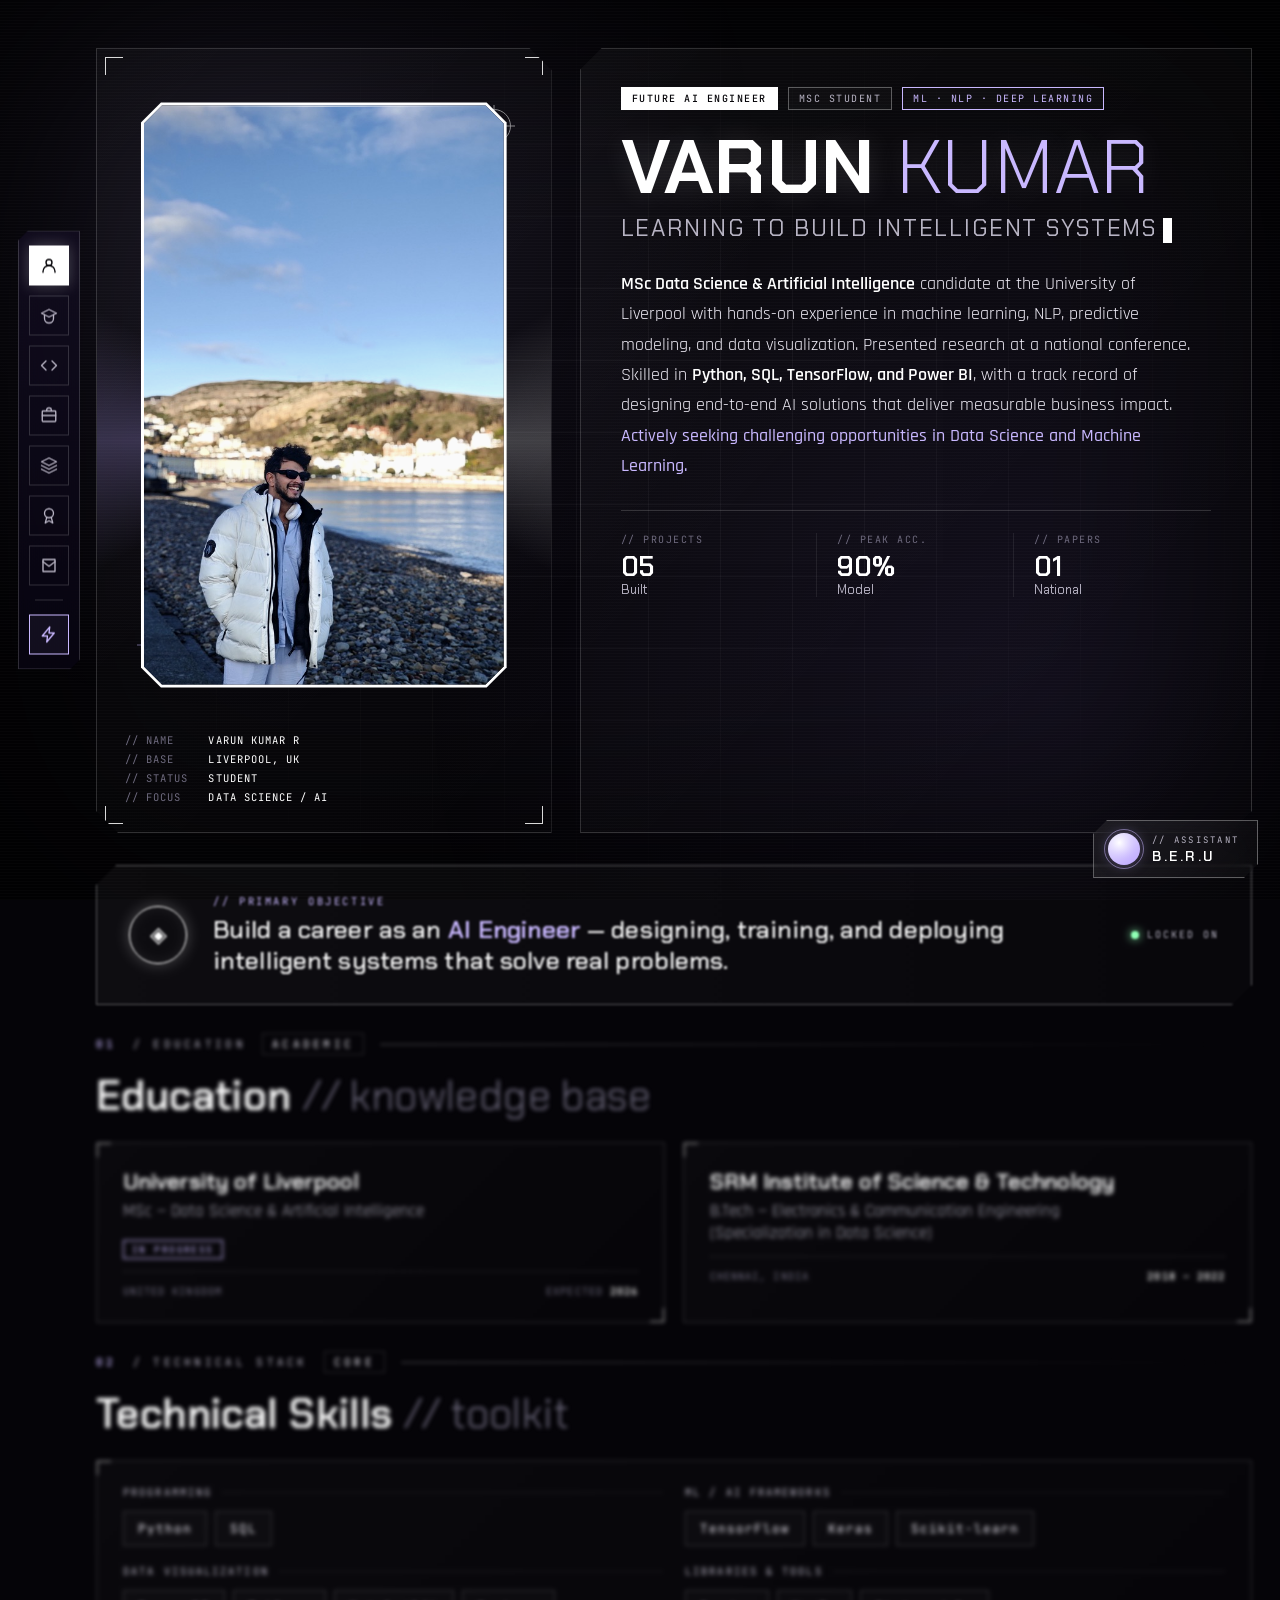
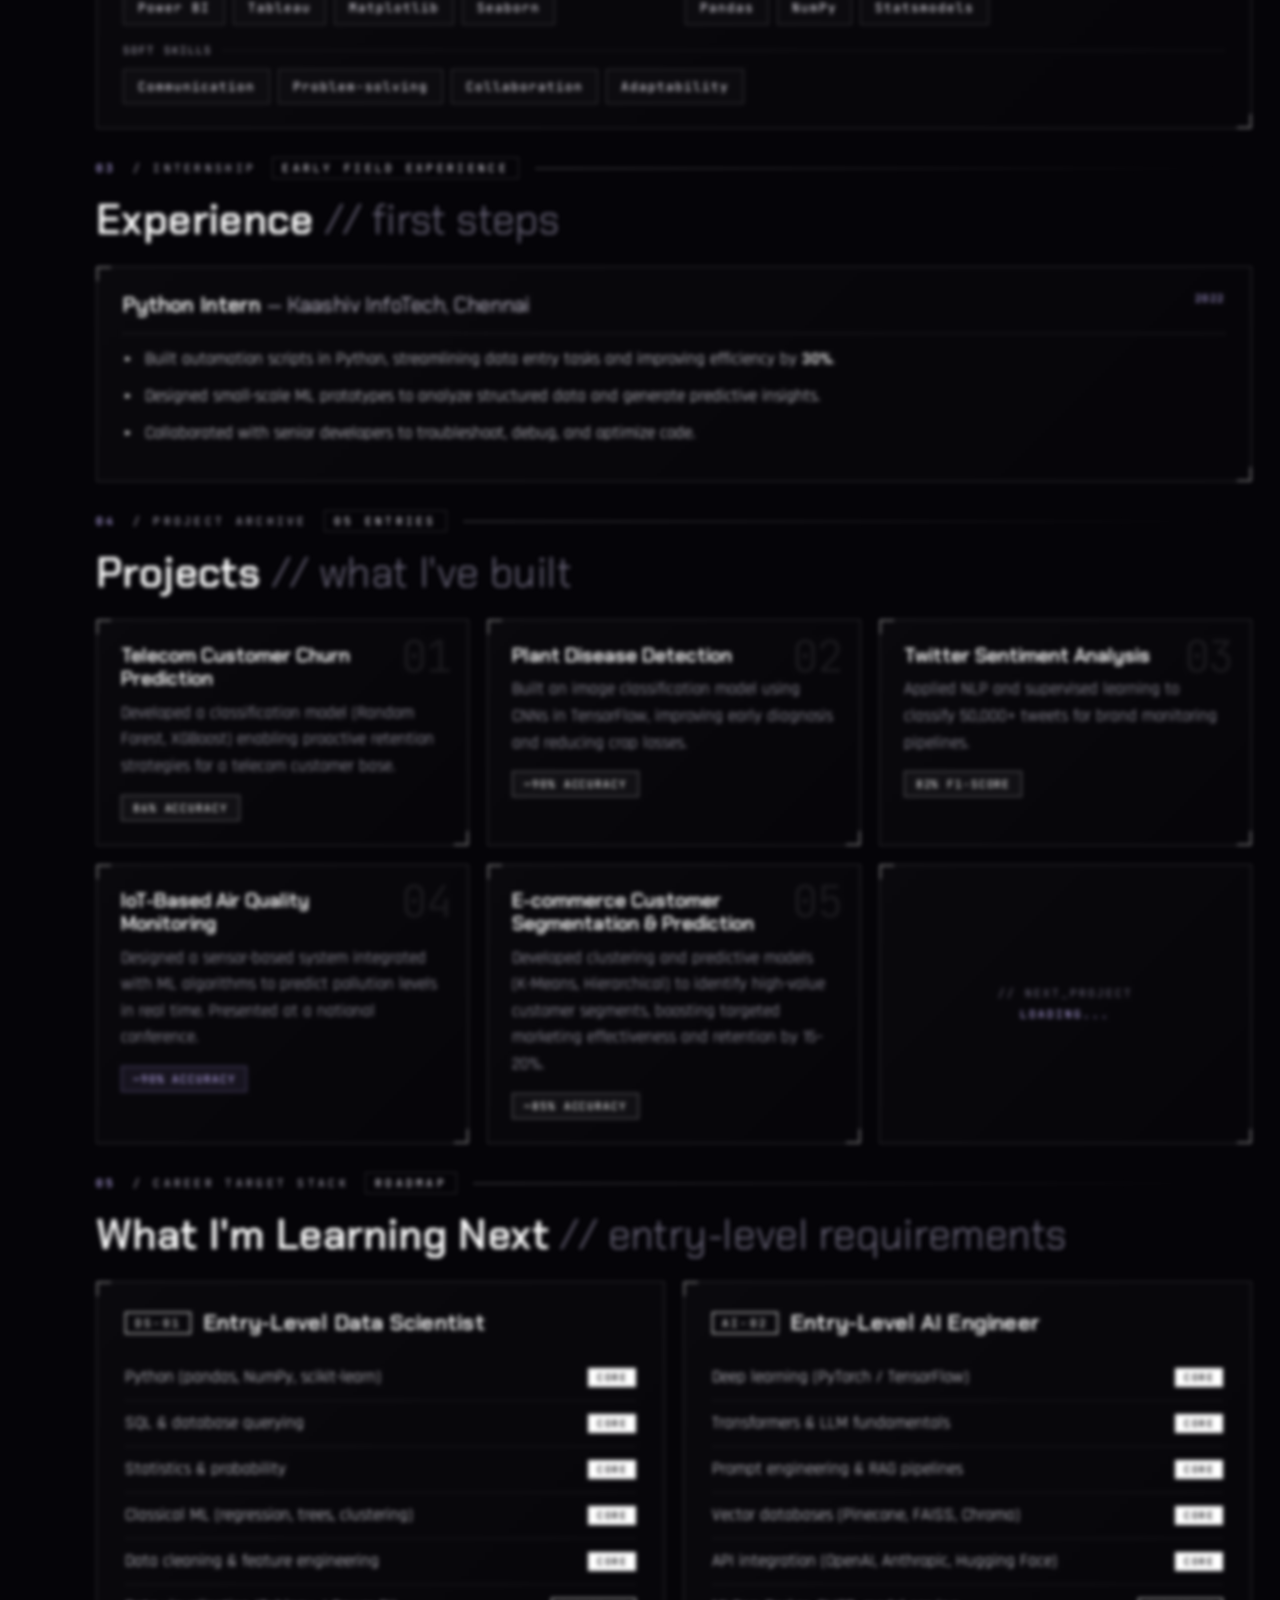
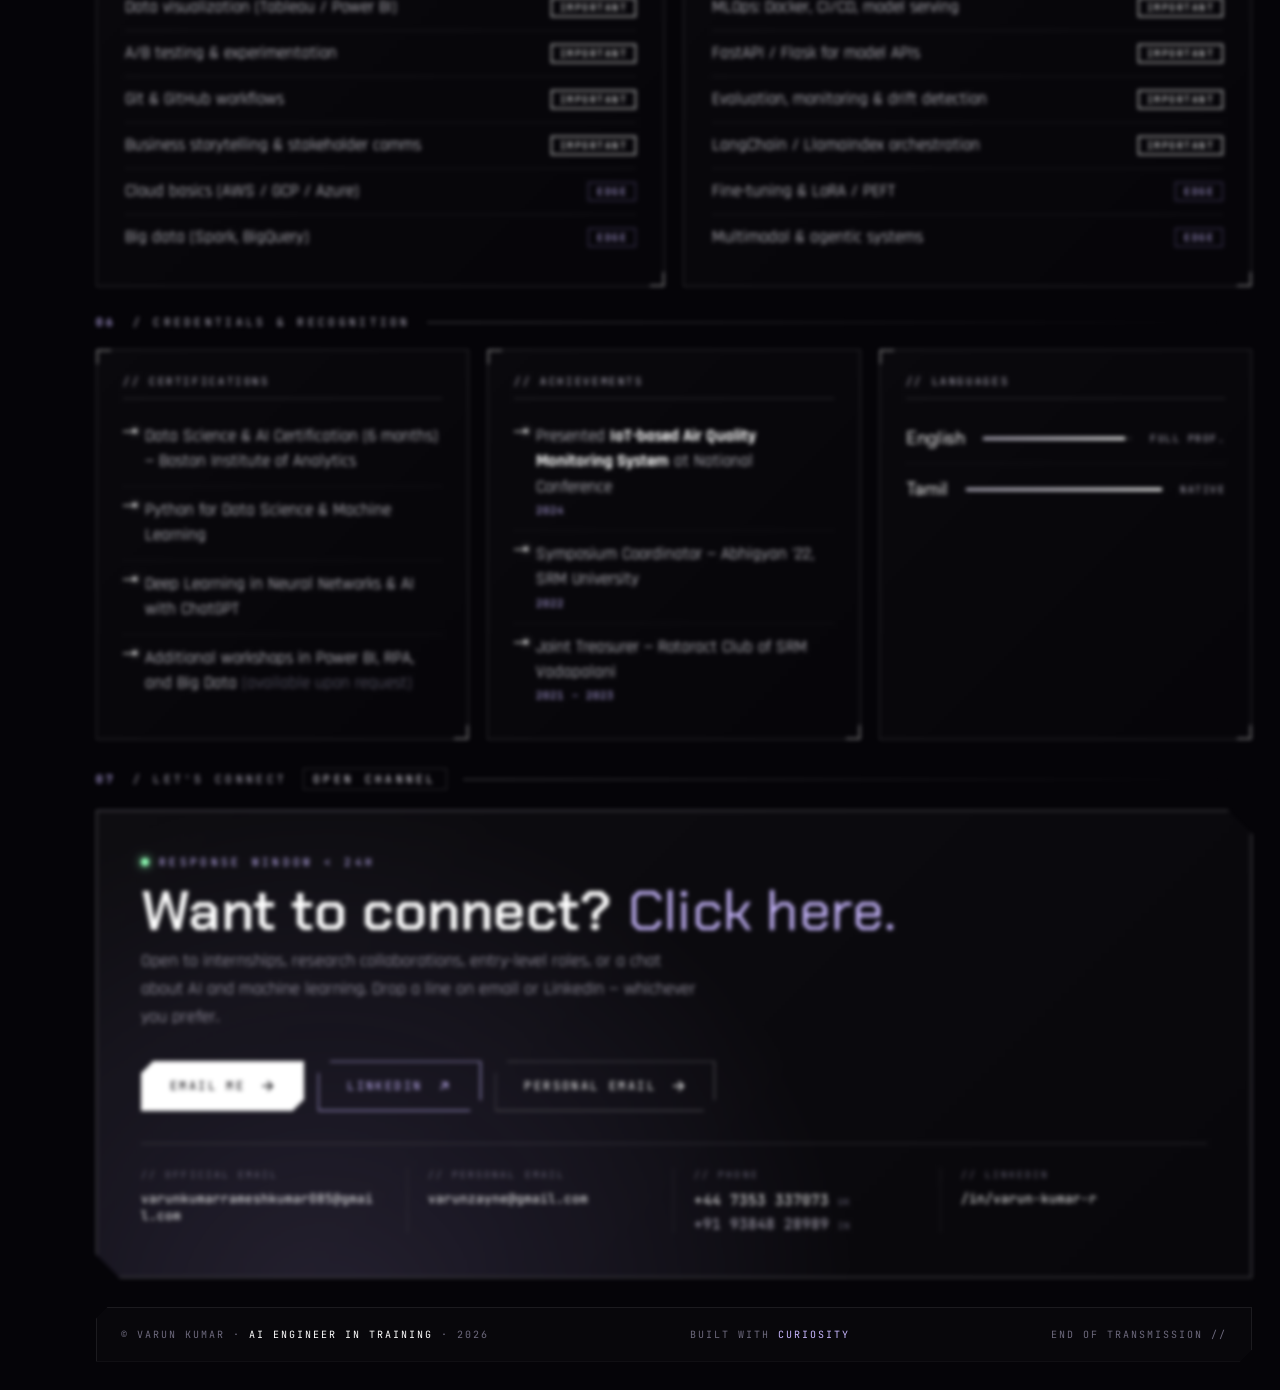
<file: index (3).html>
<!DOCTYPE html>
<html lang="en">
<head>
<meta charset="UTF-8" />
<meta name="viewport" content="width=device-width, initial-scale=1.0" />
<title>Varun Kumar — AI Engineer in Training</title>
<link rel="preconnect" href="https://fonts.googleapis.com">
<link rel="preconnect" href="https://fonts.gstatic.com" crossorigin>
<link href="https://fonts.googleapis.com/css2?family=Chakra+Petch:wght@300;400;500;600;700&family=Rajdhani:wght@300;400;500;600;700&family=JetBrains+Mono:wght@300;400;500;600&display=swap" rel="stylesheet">
<style>
  *, *::before, *::after { box-sizing: border-box; margin: 0; padding: 0; }

  :root {
    --bg-void:        #050408;
    --bg-deep:        #0a0810;
    --bg-panel:       rgba(255, 255, 255, 0.025);
    --white:          #ffffff;
    --white-soft:     #f0edf7;
    --white-dim:      #b8b4c4;
    --white-faint:    #6e6a7e;
    --accent:         #c9b8ff;       /* a pinch of purple */
    --accent-soft:    #b8a4ff;
    --accent-strong:  #9d7dff;
    --accent-glow:    rgba(185, 165, 255, 0.35);
    --line:           rgba(255, 255, 255, 0.08);
    --line-mid:       rgba(255, 255, 255, 0.16);
    --line-strong:    rgba(255, 255, 255, 0.32);
    --line-accent:    rgba(185, 165, 255, 0.35);

    --f-display: 'Chakra Petch', sans-serif;
    --f-body:    'Rajdhani', sans-serif;
    --f-mono:    'JetBrains Mono', monospace;
  }

  html, body { background: var(--bg-void); color: var(--white-soft); font-family: var(--f-body); overflow-x: hidden; }
  html { scroll-behavior: smooth; }
  body { min-height: 100vh; position: relative; }

  /* ============ BACKGROUND ATMOSPHERE ============ */

  body::before {
    content: '';
    position: fixed;
    inset: 0;
    background-image:
      linear-gradient(var(--line) 1px, transparent 1px),
      linear-gradient(90deg, var(--line) 1px, transparent 1px);
    background-size: 72px 72px;
    mask-image: radial-gradient(ellipse at center, black 25%, transparent 80%);
    -webkit-mask-image: radial-gradient(ellipse at center, black 25%, transparent 80%);
    pointer-events: none;
    z-index: 0;
    opacity: 0.5;
  }

  body::after {
    content: '';
    position: fixed;
    inset: 0;
    background:
      radial-gradient(circle at 18% 20%, rgba(185, 165, 255, 0.10), transparent 42%),
      radial-gradient(circle at 82% 78%, rgba(157, 125, 255, 0.08), transparent 50%);
    pointer-events: none;
    z-index: 0;
    animation: aurora 18s ease-in-out infinite alternate;
  }

  @keyframes aurora {
    0%   { transform: translate(0, 0) scale(1); opacity: 0.85; }
    100% { transform: translate(-1%, 2%) scale(1.03); opacity: 1; }
  }

  .scanlines {
    position: fixed;
    inset: 0;
    background: repeating-linear-gradient(
      0deg,
      rgba(255, 255, 255, 0.015) 0,
      rgba(255, 255, 255, 0.015) 1px,
      transparent 1px,
      transparent 3px
    );
    pointer-events: none;
    z-index: 2;
    mix-blend-mode: screen;
  }

  .vignette {
    position: fixed;
    inset: 0;
    box-shadow: inset 0 0 260px 30px rgba(0, 0, 0, 0.9);
    pointer-events: none;
    z-index: 1;
  }

  .motes {
    position: fixed;
    inset: 0;
    pointer-events: none;
    z-index: 1;
    overflow: hidden;
  }
  .mote {
    position: absolute;
    width: 2px; height: 2px;
    background: var(--white);
    border-radius: 50%;
    box-shadow: 0 0 6px var(--white);
    opacity: 0.35;
    animation: float-up linear infinite;
  }
  @keyframes float-up {
    0%   { transform: translateY(0) translateX(0); opacity: 0; }
    10%  { opacity: 0.7; }
    90%  { opacity: 0.3; }
    100% { transform: translateY(-100vh) translateX(var(--drift, 20px)); opacity: 0; }
  }

  /* ============ SHELL ============ */

  .shell {
    position: relative;
    z-index: 3;
    max-width: 1440px;
    margin: 0 auto;
    padding: 48px 28px 28px;
  }
  @media (min-width: 721px) {
    .shell { padding-left: 96px; }
  }

  /* ============ HERO ============ */

  .hero {
    display: grid;
    grid-template-columns: 1.05fr 1.55fr;
    gap: 28px;
    margin-bottom: 32px;
  }

  @media (max-width: 960px) { .hero { grid-template-columns: 1fr; } }

  /* Portrait module */
  .id-module {
    position: relative;
    padding: 28px;
    border: 1px solid var(--line-mid);
    background: linear-gradient(135deg, rgba(255, 255, 255, 0.03), rgba(255, 255, 255, 0.01));
    backdrop-filter: blur(10px);
    clip-path: polygon(0 0, calc(100% - 22px) 0, 100% 22px, 100% 100%, 22px 100%, 0 calc(100% - 22px));
    overflow: hidden;
  }

  .id-module::before {
    content: '';
    position: absolute;
    inset: -1px;
    background: conic-gradient(from 0deg,
      transparent 0deg, transparent 60deg,
      rgba(255, 255, 255, 0.35) 90deg, transparent 120deg,
      transparent 240deg,
      rgba(185, 165, 255, 0.4) 270deg, transparent 300deg,
      transparent 360deg);
    animation: spin-slow 12s linear infinite;
    z-index: -1;
    opacity: 0.6;
  }
  @keyframes spin-slow { to { transform: rotate(360deg); } }

  .id-module .corner {
    position: absolute;
    width: 18px; height: 18px;
    border: 1.5px solid var(--white);
    opacity: 0.85;
  }
  .id-module .corner.tl { top: 8px; left: 8px; border-right: none; border-bottom: none; }
  .id-module .corner.tr { top: 8px; right: 8px; border-left: none; border-bottom: none; }
  .id-module .corner.bl { bottom: 8px; left: 8px; border-right: none; border-top: none; }
  .id-module .corner.br { bottom: 8px; right: 8px; border-left: none; border-top: none; }

  .portrait-frame {
    position: relative;
    width: 100%;
    aspect-ratio: 5 / 8;
    display: flex;
    align-items: center;
    justify-content: center;
  }

  /* Cut-corner portrait HUD card — shows the full figure */
  .hex-outer {
    width: 92%;
    aspect-ratio: 5 / 8;
    position: relative;
    clip-path: polygon(
      20px 0, calc(100% - 20px) 0,
      100% 20px, 100% calc(100% - 20px),
      calc(100% - 20px) 100%, 20px 100%,
      0 calc(100% - 20px), 0 20px
    );
    background: var(--white);
    display: flex;
    align-items: center;
    justify-content: center;
    filter: drop-shadow(0 0 26px rgba(255, 255, 255, 0.18));
  }

  .hex-inner {
    width: calc(100% - 6px);
    height: calc(100% - 6px);
    clip-path: polygon(
      18px 0, calc(100% - 18px) 0,
      100% 18px, 100% calc(100% - 18px),
      calc(100% - 18px) 100%, 18px 100%,
      0 calc(100% - 18px), 0 18px
    );
    background: var(--bg-deep);
    overflow: hidden;
    position: relative;
  }

  .hex-inner img {
    width: 100%;
    height: 100%;
    object-fit: cover;
    object-position: 33% 50%;
    transform: scale(1.08);
    filter: contrast(1.04) saturate(0.92) brightness(0.98);
    transition: filter 0.5s, transform 0.5s;
    display: block;
  }

  .id-module:hover .hex-inner img {
    filter: contrast(1.08) saturate(1.0) brightness(1.02);
    transform: scale(1.12);
  }

  .scan-sweep {
    position: absolute;
    top: 0; left: 0; right: 0;
    height: 2px;
    background: linear-gradient(90deg, transparent, var(--white), transparent);
    box-shadow: 0 0 10px rgba(255, 255, 255, 0.5);
    animation: sweep 4s ease-in-out infinite;
    pointer-events: none;
    opacity: 0.6;
  }
  @keyframes sweep {
    0%, 100% { top: 0; opacity: 0.6; }
    50%      { top: calc(100% - 2px); opacity: 0.6; }
  }

  .reticle {
    position: absolute;
    width: 34px; height: 34px;
    border: 1px solid var(--white);
    border-radius: 50%;
    opacity: 0.5;
    animation: reticle-spin 8s linear infinite;
  }
  .reticle::before, .reticle::after {
    content: '';
    position: absolute;
    background: var(--white);
  }
  .reticle::before { top: 50%; left: -5px; right: -5px; height: 1px; transform: translateY(-50%); }
  .reticle::after  { left: 50%; top: -5px; bottom: -5px; width: 1px; transform: translateX(-50%); }
  .reticle.r1 { top: 5%; right: 3%; }
  .reticle.r2 { bottom: 8%; left: 4%; animation-direction: reverse; animation-duration: 11s; border-color: var(--accent); }
  .reticle.r2::before, .reticle.r2::after { background: var(--accent); }
  @keyframes reticle-spin { to { transform: rotate(360deg); } }

  .id-meta {
    margin-top: 20px;
    font-family: var(--f-mono);
    font-size: 10.5px;
    letter-spacing: 0.1em;
    color: var(--white-faint);
    display: grid;
    grid-template-columns: auto 1fr;
    gap: 5px 20px;
    text-transform: uppercase;
  }
  .id-meta span:nth-child(even) { color: var(--white); }

  /* Identification panel */
  .id-panel {
    position: relative;
    padding: 38px 40px;
    border: 1px solid var(--line-mid);
    background: linear-gradient(135deg, rgba(255, 255, 255, 0.035), rgba(255, 255, 255, 0.01));
    backdrop-filter: blur(10px);
    clip-path: polygon(22px 0, 100% 0, 100% calc(100% - 22px), calc(100% - 22px) 100%, 0 100%, 0 22px);
    overflow: hidden;
  }

  .tag-row {
    display: flex;
    gap: 10px;
    flex-wrap: wrap;
    margin-bottom: 22px;
    font-family: var(--f-mono);
    font-size: 10px;
    letter-spacing: 0.15em;
    text-transform: uppercase;
  }

  .tag {
    padding: 4px 10px;
    border: 1px solid var(--line-strong);
    color: var(--white-dim);
    background: rgba(255, 255, 255, 0.02);
  }
  .tag.role {
    background: var(--white);
    color: var(--bg-void);
    border-color: var(--white);
    font-weight: 500;
  }
  .tag.accent {
    border-color: var(--accent);
    color: var(--accent);
  }

  .id-name {
    font-family: var(--f-display);
    font-size: clamp(3rem, 6vw, 5.75rem);
    font-weight: 700;
    line-height: 0.92;
    letter-spacing: 0.005em;
    color: var(--white);
    margin-bottom: 10px;
    text-shadow: 0 0 28px rgba(255, 255, 255, 0.15);
  }

  .id-name .accent {
    color: var(--accent);
    font-weight: 300;
  }

  .id-subtitle {
    font-family: var(--f-display);
    font-size: 1.45rem;
    font-weight: 400;
    letter-spacing: 0.08em;
    color: var(--white-dim);
    margin-bottom: 26px;
    text-transform: uppercase;
  }

  .id-subtitle .cursor {
    display: inline-block;
    width: 9px; height: 1.05em;
    background: var(--white);
    vertical-align: text-bottom;
    margin-left: 5px;
    animation: blink 1s steps(2) infinite;
  }
  @keyframes blink { 50% { opacity: 0; } }

  .id-summary {
    font-size: 1.12rem;
    line-height: 1.7;
    color: var(--white-soft);
    margin-bottom: 28px;
    max-width: 64ch;
  }

  .id-summary strong {
    color: var(--white);
    font-weight: 600;
  }
  .id-summary em {
    color: var(--accent);
    font-style: normal;
    font-weight: 500;
  }

  .stat-bar {
    display: grid;
    grid-template-columns: repeat(3, 1fr);
    gap: 0;
    border-top: 1px solid var(--line-mid);
    padding-top: 22px;
  }
  @media (max-width: 620px) { .stat-bar { grid-template-columns: repeat(2, 1fr); gap: 16px 0; } }

  .stat {
    padding: 0 20px;
    border-right: 1px solid var(--line);
  }
  .stat:last-child { border-right: none; }
  .stat:first-child { padding-left: 0; }

  .stat .k {
    font-family: var(--f-mono);
    font-size: 10px;
    letter-spacing: 0.15em;
    color: var(--white-faint);
    text-transform: uppercase;
    margin-bottom: 7px;
  }
  .stat .v {
    font-family: var(--f-display);
    font-size: 1.7rem;
    color: var(--white);
    font-weight: 600;
    line-height: 1;
  }
  .stat .v small {
    font-size: 0.8rem;
    color: var(--white-dim);
    font-weight: 400;
    display: block;
    margin-top: 4px;
  }

  /* ============ SECTIONS ============ */

  section {
    margin-bottom: 28px;
    position: relative;
  }

  .sec-head {
    display: flex;
    align-items: center;
    gap: 16px;
    margin-bottom: 20px;
    font-family: var(--f-mono);
    font-size: 11px;
    letter-spacing: 0.3em;
    text-transform: uppercase;
    color: var(--white-dim);
  }

  .sec-head .idx { color: var(--accent); font-weight: 500; }

  .sec-head .bar {
    flex: 1;
    height: 1px;
    background: linear-gradient(90deg, var(--line-strong), transparent);
  }

  .sec-head .tag-bit {
    padding: 3px 9px;
    border: 1px solid var(--line-mid);
    color: var(--white-soft);
  }

  .sec-title {
    font-family: var(--f-display);
    font-size: clamp(1.9rem, 3.2vw, 2.6rem);
    font-weight: 600;
    letter-spacing: 0.01em;
    color: var(--white);
    margin-bottom: 24px;
    line-height: 1.05;
  }

  .sec-title .ghost {
    color: var(--white-faint);
    font-weight: 300;
  }

  /* Shared panel */
  .panel {
    position: relative;
    padding: 24px 26px;
    border: 1px solid var(--line-mid);
    background: linear-gradient(135deg, rgba(255, 255, 255, 0.025), rgba(255, 255, 255, 0.008));
    backdrop-filter: blur(8px);
    transition: border-color 0.3s, transform 0.3s;
  }

  .panel:hover {
    border-color: var(--line-strong);
    transform: translateY(-2px);
  }

  .panel::before {
    content: '';
    position: absolute;
    top: 0; left: 0;
    width: 14px; height: 14px;
    border-top: 1.5px solid var(--white);
    border-left: 1.5px solid var(--white);
    opacity: 0.6;
  }
  .panel::after {
    content: '';
    position: absolute;
    bottom: 0; right: 0;
    width: 14px; height: 14px;
    border-bottom: 1.5px solid var(--white);
    border-right: 1.5px solid var(--white);
    opacity: 0.6;
  }

  /* ============ OBJECTIVE ============ */

  .objective {
    display: grid;
    grid-template-columns: auto 1fr auto;
    gap: 26px;
    align-items: center;
    padding: 28px 32px;
    border: 1px solid var(--line-strong);
    background: linear-gradient(90deg, rgba(255, 255, 255, 0.04), rgba(255, 255, 255, 0.015));
    backdrop-filter: blur(10px);
    clip-path: polygon(20px 0, 100% 0, 100% calc(100% - 20px), calc(100% - 20px) 100%, 0 100%, 0 20px);
    position: relative;
    overflow: hidden;
  }

  .objective::before {
    content: '';
    position: absolute;
    top: 0; left: -100%;
    width: 100%; height: 100%;
    background: linear-gradient(90deg, transparent, rgba(255, 255, 255, 0.06), transparent);
    animation: sheen 6s ease-in-out infinite;
  }
  @keyframes sheen { 50% { left: 100%; } 100% { left: 100%; } }

  .objective .icon {
    width: 58px; height: 58px;
    border: 1.5px solid var(--white);
    border-radius: 50%;
    display: grid;
    place-items: center;
    font-family: var(--f-mono);
    color: var(--white);
    font-size: 22px;
    box-shadow: 0 0 16px rgba(255, 255, 255, 0.25), inset 0 0 14px rgba(255, 255, 255, 0.08);
    animation: pulse-ring 2.8s ease-in-out infinite;
  }
  @keyframes pulse-ring {
    0%, 100% { box-shadow: 0 0 16px rgba(255, 255, 255, 0.25), inset 0 0 14px rgba(255, 255, 255, 0.08); }
    50%      { box-shadow: 0 0 26px rgba(255, 255, 255, 0.4), inset 0 0 20px rgba(185, 165, 255, 0.15); }
  }

  .objective .body .label {
    font-family: var(--f-mono);
    font-size: 10.5px;
    letter-spacing: 0.25em;
    color: var(--accent);
    text-transform: uppercase;
    margin-bottom: 6px;
  }
  .objective .body .txt {
    font-family: var(--f-display);
    font-size: 1.55rem;
    font-weight: 500;
    color: var(--white);
    letter-spacing: 0.005em;
    line-height: 1.25;
  }
  .objective .body .txt b { color: var(--accent); font-weight: 600; }

  .objective .pulse {
    font-family: var(--f-mono);
    font-size: 10px;
    letter-spacing: 0.2em;
    color: var(--white-dim);
    text-transform: uppercase;
    display: flex;
    align-items: center;
    gap: 8px;
  }
  .objective .pulse .d {
    width: 8px; height: 8px; border-radius: 50%;
    background: #8fffb5;
    box-shadow: 0 0 10px #8fffb5;
    animation: dot-pulse 1.6s ease-in-out infinite;
  }
  @keyframes dot-pulse {
    0%, 100% { opacity: 1; transform: scale(1); }
    50%      { opacity: 0.45; transform: scale(0.8); }
  }

  @media (max-width: 760px) {
    .objective { grid-template-columns: auto 1fr; }
    .objective .pulse { grid-column: 1 / -1; }
  }

  /* ============ GRIDS ============ */

  .grid-2 { display: grid; grid-template-columns: 1fr 1fr; gap: 18px; }
  @media (max-width: 820px) { .grid-2 { grid-template-columns: 1fr; } }

  .grid-3 { display: grid; grid-template-columns: repeat(3, 1fr); gap: 18px; }
  @media (max-width: 960px) { .grid-3 { grid-template-columns: repeat(2, 1fr); } }
  @media (max-width: 620px) { .grid-3 { grid-template-columns: 1fr; } }

  /* ============ EDUCATION ============ */

  .edu h3 {
    font-family: var(--f-display);
    font-size: 1.38rem;
    color: var(--white);
    margin-bottom: 4px;
    font-weight: 600;
  }
  .edu .deg {
    font-size: 1.08rem;
    color: var(--white-dim);
    margin-bottom: 12px;
  }
  .edu .meta {
    display: flex;
    justify-content: space-between;
    font-family: var(--f-mono);
    font-size: 10.5px;
    letter-spacing: 0.1em;
    color: var(--white-faint);
    text-transform: uppercase;
    padding-top: 12px;
    border-top: 1px dashed var(--line-mid);
  }
  .edu .meta b { color: var(--white); font-weight: 500; }
  .edu .status {
    display: inline-block;
    padding: 2px 8px;
    font-family: var(--f-mono);
    font-size: 9.5px;
    letter-spacing: 0.15em;
    text-transform: uppercase;
    border: 1px solid var(--accent);
    color: var(--accent);
    margin-top: 6px;
  }

  /* ============ SKILLS / ARSENAL ============ */

  .arsenal {
    display: grid;
    grid-template-columns: repeat(2, 1fr);
    gap: 18px 22px;
  }
  @media (max-width: 820px) { .arsenal { grid-template-columns: 1fr; } }

  .arsenal-row .label {
    font-family: var(--f-mono);
    font-size: 10.5px;
    letter-spacing: 0.2em;
    color: var(--white-dim);
    text-transform: uppercase;
    margin-bottom: 12px;
    display: flex;
    align-items: center;
    gap: 10px;
  }
  .arsenal-row .label::after {
    content: '';
    flex: 1;
    height: 1px;
    background: var(--line);
  }

  .chips {
    display: flex;
    flex-wrap: wrap;
    gap: 8px;
  }

  .chip {
    padding: 8px 14px;
    font-family: var(--f-mono);
    font-size: 12.5px;
    letter-spacing: 0.08em;
    color: var(--white-soft);
    border: 1px solid var(--line-mid);
    background: rgba(255, 255, 255, 0.02);
    transition: all 0.25s;
    cursor: default;
    position: relative;
  }

  .chip:hover {
    border-color: var(--white);
    color: var(--white);
    background: rgba(255, 255, 255, 0.06);
    transform: translateY(-1px);
    box-shadow: 0 4px 14px rgba(255, 255, 255, 0.08);
  }

  /* ============ EXPERIENCE ============ */

  .exp-card { padding: 24px 26px; }

  .exp-head {
    display: flex;
    justify-content: space-between;
    align-items: flex-start;
    flex-wrap: wrap;
    gap: 8px;
    margin-bottom: 12px;
    padding-bottom: 14px;
    border-bottom: 1px dashed var(--line-mid);
  }

  .exp-role {
    font-family: var(--f-display);
    font-size: 1.32rem;
    color: var(--white);
    font-weight: 600;
  }
  .exp-org { color: var(--white-dim); font-weight: 400; }

  .exp-date {
    font-family: var(--f-mono);
    font-size: 10.5px;
    letter-spacing: 0.15em;
    color: var(--accent);
    text-transform: uppercase;
  }

  .exp-list { list-style: none; padding: 0; }
  .exp-list li {
    position: relative;
    padding-left: 22px;
    margin-bottom: 10px;
    color: var(--white-soft);
    line-height: 1.6;
    font-size: 1.06rem;
  }
  .exp-list li::before {
    content: '▸';
    position: absolute;
    left: 0;
    top: 0;
    color: var(--white);
    font-family: var(--f-mono);
  }
  .exp-list li b { color: var(--white); font-weight: 600; }

  /* ============ PROJECTS ============ */

  .proj { position: relative; padding: 24px; overflow: hidden; }

  .proj .proj-idx {
    position: absolute;
    top: 14px;
    right: 18px;
    font-family: var(--f-mono);
    font-size: 44px;
    font-weight: 300;
    color: var(--white);
    opacity: 0.08;
    line-height: 1;
    letter-spacing: -0.03em;
  }

  .proj h4 {
    font-family: var(--f-display);
    font-size: 1.22rem;
    color: var(--white);
    font-weight: 600;
    margin-bottom: 10px;
    padding-right: 60px;
    line-height: 1.2;
  }

  .proj p {
    color: var(--white-dim);
    font-size: 1.04rem;
    line-height: 1.6;
    margin-bottom: 14px;
  }

  .proj .metric {
    display: inline-flex;
    gap: 6px;
    align-items: baseline;
    font-family: var(--f-mono);
    padding: 5px 11px;
    background: rgba(255, 255, 255, 0.04);
    border: 1px solid var(--line-strong);
    font-size: 11px;
    letter-spacing: 0.08em;
    color: var(--white);
    text-transform: uppercase;
  }
  .proj .metric.accent {
    background: rgba(185, 165, 255, 0.08);
    border-color: var(--line-accent);
    color: var(--accent);
  }

  /* ============ ROADMAP ============ */

  .roadmap-grid { display: grid; grid-template-columns: 1fr 1fr; gap: 18px; }
  @media (max-width: 820px) { .roadmap-grid { grid-template-columns: 1fr; } }

  .roadmap { padding: 26px 28px; }

  .roadmap .rm-title {
    display: flex;
    align-items: center;
    gap: 12px;
    margin-bottom: 18px;
  }
  .roadmap .rm-title .num {
    font-family: var(--f-mono);
    font-size: 11px;
    letter-spacing: 0.2em;
    color: var(--white);
    padding: 3px 9px;
    border: 1px solid var(--white);
  }
  .roadmap .rm-title h3 {
    font-family: var(--f-display);
    font-size: 1.38rem;
    color: var(--white);
    font-weight: 600;
    letter-spacing: 0.01em;
  }

  .skill-line {
    display: flex;
    justify-content: space-between;
    align-items: center;
    padding: 12px 0;
    border-bottom: 1px solid var(--line);
    font-size: 1.04rem;
  }
  .skill-line:last-child { border-bottom: none; }

  .skill-line .name { color: var(--white-soft); }
  .skill-line .lvl {
    font-family: var(--f-mono);
    font-size: 10px;
    letter-spacing: 0.15em;
    text-transform: uppercase;
    padding: 2px 8px;
    border: 1px solid var(--line-mid);
    color: var(--white-dim);
  }
  .skill-line .lvl.core {
    background: var(--white);
    color: var(--bg-void);
    border-color: var(--white);
    font-weight: 500;
  }
  .skill-line .lvl.impt { color: var(--white); border-color: var(--white); }
  .skill-line .lvl.edge { color: var(--accent); border-color: var(--line-accent); }

  /* ============ LIST BLOCKS ============ */

  .list-block { padding: 24px 26px; }
  .list-block .lb-head {
    font-family: var(--f-mono);
    font-size: 10.5px;
    letter-spacing: 0.25em;
    color: var(--white-dim);
    text-transform: uppercase;
    margin-bottom: 14px;
    padding-bottom: 10px;
    border-bottom: 1px solid var(--line-mid);
  }

  .list-block ul { list-style: none; padding: 0; }
  .list-block li {
    position: relative;
    padding: 11px 0 11px 22px;
    border-bottom: 1px dashed var(--line);
    color: var(--white-soft);
    font-size: 1.06rem;
    line-height: 1.5;
  }
  .list-block li:last-child { border-bottom: none; }
  .list-block li::before {
    content: '';
    position: absolute;
    left: 0; top: 18px;
    width: 10px; height: 1px;
    background: var(--white);
  }
  .list-block li::after {
    content: '';
    position: absolute;
    left: 10px; top: 16px;
    width: 4px; height: 4px;
    border-radius: 50%;
    background: var(--white);
    box-shadow: 0 0 6px var(--white);
  }
  .list-block li .year {
    font-family: var(--f-mono);
    font-size: 10.5px;
    color: var(--accent);
    letter-spacing: 0.1em;
    display: block;
    margin-top: 3px;
  }

  /* Languages */
  .lang-row {
    display: flex;
    align-items: center;
    justify-content: space-between;
    padding: 13px 0;
    border-bottom: 1px dashed var(--line);
  }
  .lang-row:last-child { border-bottom: none; }
  .lang-row .ln-name { font-family: var(--f-display); font-size: 1.13rem; color: var(--white); }
  .lang-row .ln-prof { font-family: var(--f-mono); font-size: 10px; letter-spacing: 0.15em; color: var(--white-dim); text-transform: uppercase; }
  .lang-row .bar-wrap {
    flex: 1;
    margin: 0 18px;
    height: 3px;
    background: rgba(255, 255, 255, 0.08);
    position: relative;
    overflow: hidden;
  }
  .lang-row .bar-fill {
    position: absolute;
    left: 0; top: 0;
    height: 100%;
    background: linear-gradient(90deg, var(--white-dim), var(--white));
    box-shadow: 0 0 8px rgba(255, 255, 255, 0.3);
  }

  /* ============ CONNECT CTA ============ */

  .connect {
    padding: 44px 44px;
    border: 1px solid var(--line-strong);
    background:
      radial-gradient(circle at 20% 110%, rgba(185, 165, 255, 0.14), transparent 50%),
      linear-gradient(135deg, rgba(255, 255, 255, 0.04), rgba(255, 255, 255, 0.015));
    backdrop-filter: blur(12px);
    clip-path: polygon(0 0, calc(100% - 24px) 0, 100% 24px, 100% 100%, 24px 100%, 0 calc(100% - 24px));
    position: relative;
    overflow: hidden;
  }

  .connect .cn-label {
    font-family: var(--f-mono);
    font-size: 11px;
    letter-spacing: 0.3em;
    color: var(--accent);
    text-transform: uppercase;
    margin-bottom: 14px;
    display: flex;
    align-items: center;
    gap: 10px;
  }
  .connect .cn-label .live {
    width: 8px; height: 8px; border-radius: 50%;
    background: #8fffb5;
    box-shadow: 0 0 10px #8fffb5;
    animation: dot-pulse 1.6s ease-in-out infinite;
  }

  .connect .cn-title {
    font-family: var(--f-display);
    font-size: clamp(2.2rem, 4.4vw, 3.6rem);
    font-weight: 600;
    color: var(--white);
    line-height: 1;
    margin-bottom: 8px;
    letter-spacing: 0.005em;
  }
  .connect .cn-title .hl { color: var(--accent); font-weight: 400; }

  .connect .cn-sub {
    font-size: 1.13rem;
    color: var(--white-dim);
    margin-bottom: 30px;
    max-width: 62ch;
    line-height: 1.55;
  }

  .cn-cta-row {
    display: flex;
    gap: 14px;
    flex-wrap: wrap;
    margin-bottom: 32px;
  }

  .cn-cta {
    display: inline-flex;
    align-items: center;
    gap: 14px;
    padding: 16px 28px;
    font-family: var(--f-mono);
    font-size: 12px;
    letter-spacing: 0.2em;
    text-transform: uppercase;
    text-decoration: none;
    border: 1px solid;
    transition: all 0.3s cubic-bezier(0.2, 0.8, 0.2, 1);
    position: relative;
    overflow: hidden;
    clip-path: polygon(12px 0, 100% 0, 100% calc(100% - 12px), calc(100% - 12px) 100%, 0 100%, 0 12px);
  }
  .cn-cta svg { width: 16px; height: 16px; transition: transform 0.3s; }
  .cn-cta:hover svg { transform: translateX(4px); }

  .cn-cta.primary {
    background: var(--white);
    color: var(--bg-void);
    border-color: var(--white);
  }
  .cn-cta.primary:hover {
    background: var(--accent);
    border-color: var(--accent);
    box-shadow: 0 8px 24px rgba(185, 165, 255, 0.3);
    transform: translateY(-2px);
  }

  .cn-cta.ghost {
    background: transparent;
    color: var(--white);
    border-color: var(--line-strong);
  }
  .cn-cta.ghost:hover {
    border-color: var(--white);
    background: rgba(255, 255, 255, 0.06);
    transform: translateY(-2px);
  }

  .cn-cta.accent {
    background: transparent;
    color: var(--accent);
    border-color: var(--accent);
  }
  .cn-cta.accent:hover {
    background: var(--accent);
    color: var(--bg-void);
    box-shadow: 0 8px 24px rgba(185, 165, 255, 0.25);
    transform: translateY(-2px);
  }

  .cn-grid {
    display: grid;
    grid-template-columns: repeat(4, 1fr);
    gap: 0;
    border-top: 1px solid var(--line-mid);
    padding-top: 24px;
    position: relative;
  }
  @media (max-width: 820px) { .cn-grid { grid-template-columns: repeat(2, 1fr); gap: 20px 0; } }

  .cn-item {
    padding: 0 20px;
    border-right: 1px solid var(--line);
    transition: transform 0.25s;
  }
  .cn-item:last-child { border-right: none; }
  .cn-item:first-child { padding-left: 0; }
  .cn-item:hover { transform: translateY(-2px); }

  .cn-item .cn-k {
    font-family: var(--f-mono);
    font-size: 9.5px;
    letter-spacing: 0.22em;
    color: var(--white-faint);
    text-transform: uppercase;
    margin-bottom: 9px;
  }
  .cn-item a {
    display: block;
    font-family: var(--f-mono);
    font-size: 0.9rem;
    color: var(--white);
    word-break: break-all;
    transition: color 0.25s;
    text-decoration: none;
  }
  .cn-item a:hover { color: var(--accent); }
  .cn-item a.small { font-size: 0.8rem; }
  .cn-item a + a { margin-top: 5px; color: var(--white-dim); }

  /* ============ FOOTER ============ */

  footer {
    margin-top: 28px;
    padding: 20px 24px;
    border: 1px solid var(--line);
    background: rgba(255, 255, 255, 0.015);
    font-family: var(--f-mono);
    font-size: 10px;
    letter-spacing: 0.2em;
    color: var(--white-faint);
    text-transform: uppercase;
    display: flex;
    justify-content: space-between;
    align-items: center;
    flex-wrap: wrap;
    gap: 12px;
    clip-path: polygon(12px 0, 100% 0, 100% calc(100% - 12px), calc(100% - 12px) 100%, 0 100%, 0 12px);
  }
  footer .core { color: var(--white); }
  footer .acc { color: var(--accent); }

  /* ============ REVEAL ============ */

  .reveal {
    opacity: 0;
    transform: translateY(16px);
    animation: reveal 0.8s cubic-bezier(0.2, 0.8, 0.2, 1) forwards;
  }
  @keyframes reveal { to { opacity: 1; transform: translateY(0); } }
  .d1 { animation-delay: 0.1s; }
  .d2 { animation-delay: 0.22s; }
  .d3 { animation-delay: 0.35s; }
  .d4 { animation-delay: 0.48s; }
  .d5 { animation-delay: 0.60s; }
  .d6 { animation-delay: 0.72s; }
  .d7 { animation-delay: 0.85s; }

  /* ============ SCROLL-FOCUS FADE ============ */
  /* Each "scene" is a section/hero that dims when scrolled past or not yet centered. */

  .scene {
    transition: opacity 0.6s cubic-bezier(0.2, 0.8, 0.2, 1),
                filter 0.6s cubic-bezier(0.2, 0.8, 0.2, 1),
                transform 0.6s cubic-bezier(0.2, 0.8, 0.2, 1);
    will-change: opacity, filter, transform;
  }
  .scene.dim {
    opacity: 0.18;
    filter: blur(2px);
    transform: scale(0.985);
  }
  .scene.focus {
    opacity: 1;
    filter: blur(0);
    transform: scale(1);
  }

  /* ============ SIDE NAV RAIL ============ */

  .side-rail {
    position: fixed;
    left: 18px;
    top: 50%;
    transform: translateY(-50%);
    z-index: 40;
    display: flex;
    flex-direction: column;
    gap: 10px;
    padding: 14px 10px;
    background: linear-gradient(180deg, rgba(20, 14, 36, 0.7), rgba(8, 5, 18, 0.85));
    backdrop-filter: blur(14px);
    border: 1px solid var(--line-mid);
    clip-path: polygon(10px 0, 100% 0, 100% calc(100% - 10px), calc(100% - 10px) 100%, 0 100%, 0 10px);
    box-shadow: 0 10px 40px rgba(0, 0, 0, 0.5);
  }

  .rail-btn {
    position: relative;
    width: 40px; height: 40px;
    display: grid;
    place-items: center;
    background: transparent;
    border: 1px solid var(--line-mid);
    color: var(--white-dim);
    cursor: pointer;
    transition: all 0.3s cubic-bezier(0.2, 0.8, 0.2, 1);
    font-family: var(--f-mono);
    padding: 0;
  }
  .rail-btn svg { width: 18px; height: 18px; transition: transform 0.3s; }
  .rail-btn:hover {
    color: var(--white);
    border-color: var(--white);
    background: rgba(255, 255, 255, 0.04);
    transform: translateX(2px);
  }
  .rail-btn:hover svg { transform: scale(1.1); }
  .rail-btn.active {
    color: var(--bg-void);
    background: var(--white);
    border-color: var(--white);
    box-shadow: 0 0 16px rgba(255, 255, 255, 0.25);
  }
  .rail-btn.hire {
    color: var(--accent);
    border-color: var(--accent);
    background: rgba(185, 165, 255, 0.06);
  }
  .rail-btn.hire:hover {
    color: var(--bg-void);
    background: var(--accent);
    box-shadow: 0 0 18px rgba(185, 165, 255, 0.5);
  }
  .rail-btn.hire::after {
    content: '';
    position: absolute;
    inset: -3px;
    border: 1px solid var(--accent);
    opacity: 0;
    animation: hire-ring 2.4s ease-out infinite;
    pointer-events: none;
  }
  @keyframes hire-ring {
    0%   { opacity: 0.5; transform: scale(0.95); }
    100% { opacity: 0;   transform: scale(1.25); }
  }

  /* Tooltip */
  .rail-btn .tip {
    position: absolute;
    left: calc(100% + 12px);
    top: 50%;
    transform: translateY(-50%) translateX(-6px);
    padding: 6px 12px;
    background: var(--white);
    color: var(--bg-void);
    font-family: var(--f-mono);
    font-size: 10px;
    letter-spacing: 0.18em;
    text-transform: uppercase;
    font-weight: 600;
    white-space: nowrap;
    opacity: 0;
    pointer-events: none;
    transition: all 0.25s cubic-bezier(0.2, 0.8, 0.2, 1);
    clip-path: polygon(6px 0, 100% 0, 100% calc(100% - 6px), calc(100% - 6px) 100%, 0 100%, 0 6px);
  }
  .rail-btn .tip::before {
    content: '';
    position: absolute;
    left: -5px; top: 50%;
    transform: translateY(-50%);
    width: 0; height: 0;
    border-top: 5px solid transparent;
    border-bottom: 5px solid transparent;
    border-right: 5px solid var(--white);
  }
  .rail-btn:hover .tip {
    opacity: 1;
    transform: translateY(-50%) translateX(0);
  }
  .rail-btn.hire .tip { background: var(--accent); }
  .rail-btn.hire .tip::before { border-right-color: var(--accent); }

  .rail-divider {
    height: 1px;
    background: var(--line-mid);
    margin: 4px 6px;
  }

  /* Hide rail on mobile, show bottom dock instead */
  @media (max-width: 720px) {
    .side-rail {
      top: auto;
      bottom: 86px;
      left: 50%;
      transform: translate(-50%, 0);
      flex-direction: row;
      padding: 8px 10px;
    }
    .rail-btn { width: 36px; height: 36px; }
    .rail-btn .tip { display: none; }
  }

  /* ============ B.E.R.U ASSISTANT ============ */

  .beru-launcher {
    position: fixed;
    bottom: 22px;
    right: 22px;
    z-index: 50;
    display: flex;
    align-items: center;
    gap: 12px;
    padding: 12px 18px 12px 14px;
    background: linear-gradient(135deg, rgba(255, 255, 255, 0.08), rgba(255, 255, 255, 0.02));
    backdrop-filter: blur(14px);
    border: 1px solid var(--line-strong);
    color: var(--white);
    font-family: var(--f-mono);
    font-size: 11px;
    letter-spacing: 0.2em;
    text-transform: uppercase;
    cursor: pointer;
    transition: all 0.3s cubic-bezier(0.2, 0.8, 0.2, 1);
    clip-path: polygon(14px 0, 100% 0, 100% calc(100% - 14px), calc(100% - 14px) 100%, 0 100%, 0 14px);
    box-shadow: 0 6px 28px rgba(0, 0, 0, 0.6), 0 0 0 1px rgba(185, 165, 255, 0.08);
    user-select: none;
  }
  .beru-launcher:hover {
    background: linear-gradient(135deg, rgba(255, 255, 255, 0.12), rgba(185, 165, 255, 0.05));
    border-color: var(--accent);
    transform: translateY(-2px);
    box-shadow: 0 10px 32px rgba(0, 0, 0, 0.7), 0 0 24px rgba(185, 165, 255, 0.25);
  }
  .beru-launcher.hidden {
    opacity: 0;
    transform: translateY(20px) scale(0.9);
    pointer-events: none;
  }

  .beru-orb {
    width: 32px; height: 32px;
    border-radius: 50%;
    background: radial-gradient(circle at 35% 30%, var(--white) 0%, var(--accent) 55%, var(--accent-strong) 100%);
    box-shadow: 0 0 14px var(--accent-glow), inset 0 0 12px rgba(255, 255, 255, 0.4);
    position: relative;
    flex-shrink: 0;
    animation: orb-pulse 2.6s ease-in-out infinite;
  }
  .beru-orb::after {
    content: '';
    position: absolute;
    inset: -4px;
    border-radius: 50%;
    border: 1px solid var(--accent);
    opacity: 0.5;
    animation: orb-ring 2.6s ease-out infinite;
  }
  @keyframes orb-pulse {
    0%, 100% { box-shadow: 0 0 14px var(--accent-glow), inset 0 0 12px rgba(255, 255, 255, 0.4); }
    50%      { box-shadow: 0 0 22px var(--accent-glow), inset 0 0 18px rgba(255, 255, 255, 0.55); }
  }
  @keyframes orb-ring {
    0%   { transform: scale(0.9); opacity: 0.6; }
    100% { transform: scale(1.6); opacity: 0; }
  }

  .beru-launcher .lbl {
    line-height: 1;
  }
  .beru-launcher .lbl .top {
    font-size: 9px;
    color: var(--white-dim);
    letter-spacing: 0.25em;
    margin-bottom: 4px;
    display: block;
  }
  .beru-launcher .lbl .name {
    font-family: var(--f-display);
    font-size: 14px;
    letter-spacing: 0.18em;
    color: var(--white);
    font-weight: 600;
  }

  /* Chat panel */
  .beru-panel {
    position: fixed;
    bottom: 22px;
    right: 22px;
    z-index: 60;
    width: 380px;
    max-width: calc(100vw - 32px);
    height: 560px;
    max-height: calc(100vh - 44px);
    background: linear-gradient(160deg, rgba(20, 14, 36, 0.92), rgba(8, 5, 18, 0.96));
    backdrop-filter: blur(20px);
    border: 1px solid var(--line-strong);
    display: flex;
    flex-direction: column;
    transform: translateY(20px) scale(0.96);
    opacity: 0;
    pointer-events: none;
    transition: all 0.4s cubic-bezier(0.2, 0.8, 0.2, 1);
    clip-path: polygon(0 0, calc(100% - 18px) 0, 100% 18px, 100% 100%, 18px 100%, 0 calc(100% - 18px));
    box-shadow: 0 20px 60px rgba(0, 0, 0, 0.7), 0 0 0 1px rgba(185, 165, 255, 0.08);
    overflow: hidden;
  }
  .beru-panel.open {
    transform: translateY(0) scale(1);
    opacity: 1;
    pointer-events: auto;
  }

  /* Header */
  .beru-head {
    display: flex;
    align-items: center;
    gap: 14px;
    padding: 18px 20px;
    border-bottom: 1px solid var(--line-mid);
    background: linear-gradient(90deg, rgba(185, 165, 255, 0.06), transparent);
    flex-shrink: 0;
  }
  .beru-head .beru-orb { width: 36px; height: 36px; }
  .beru-head .meta { flex: 1; line-height: 1.2; }
  .beru-head .meta .nm {
    font-family: var(--f-display);
    font-size: 16px;
    letter-spacing: 0.15em;
    color: var(--white);
    font-weight: 600;
  }
  .beru-head .meta .role {
    font-family: var(--f-mono);
    font-size: 10px;
    letter-spacing: 0.2em;
    color: var(--accent);
    text-transform: uppercase;
    margin-top: 2px;
  }
  .beru-head .meta .role .live {
    display: inline-block;
    width: 6px; height: 6px;
    border-radius: 50%;
    background: #8fffb5;
    box-shadow: 0 0 8px #8fffb5;
    margin-right: 5px;
    animation: dot-pulse 1.6s ease-in-out infinite;
    vertical-align: middle;
  }
  .beru-close {
    width: 28px; height: 28px;
    background: transparent;
    border: 1px solid var(--line-mid);
    color: var(--white-dim);
    font-family: var(--f-mono);
    font-size: 14px;
    cursor: pointer;
    transition: all 0.25s;
    display: grid;
    place-items: center;
  }
  .beru-close:hover {
    border-color: var(--white);
    color: var(--white);
    background: rgba(255, 255, 255, 0.05);
  }

  /* Messages */
  .beru-body {
    flex: 1;
    overflow-y: auto;
    padding: 20px;
    display: flex;
    flex-direction: column;
    gap: 14px;
    scrollbar-width: thin;
    scrollbar-color: var(--line-strong) transparent;
  }
  .beru-body::-webkit-scrollbar { width: 6px; }
  .beru-body::-webkit-scrollbar-thumb { background: var(--line-strong); border-radius: 3px; }

  .msg {
    max-width: 85%;
    padding: 12px 15px;
    font-size: 1rem;
    line-height: 1.55;
    animation: msg-in 0.4s cubic-bezier(0.2, 0.8, 0.2, 1) backwards;
  }
  @keyframes msg-in {
    from { opacity: 0; transform: translateY(8px); }
    to   { opacity: 1; transform: translateY(0); }
  }
  .msg.bot {
    align-self: flex-start;
    background: rgba(255, 255, 255, 0.04);
    border: 1px solid var(--line-mid);
    color: var(--white-soft);
    border-left: 2px solid var(--accent);
  }
  .msg.user {
    align-self: flex-end;
    background: var(--white);
    color: var(--bg-void);
    font-weight: 500;
  }
  .msg.bot strong { color: var(--accent); font-weight: 600; }
  .msg.bot a { color: var(--accent); text-decoration: underline; text-decoration-color: rgba(185, 165, 255, 0.4); text-underline-offset: 2px; }
  .msg.bot a:hover { text-decoration-color: var(--accent); }
  .msg.bot ul { margin: 6px 0 0 16px; padding: 0; }
  .msg.bot li { margin-bottom: 3px; }

  .msg.typing { display: inline-flex; gap: 4px; padding: 14px 16px; }
  .msg.typing span {
    width: 6px; height: 6px;
    border-radius: 50%;
    background: var(--accent);
    animation: typing-bounce 1.2s ease-in-out infinite;
  }
  .msg.typing span:nth-child(2) { animation-delay: 0.15s; }
  .msg.typing span:nth-child(3) { animation-delay: 0.3s; }
  @keyframes typing-bounce {
    0%, 60%, 100% { transform: translateY(0); opacity: 0.4; }
    30%           { transform: translateY(-4px); opacity: 1; }
  }

  /* Quick prompts */
  .beru-prompts {
    padding: 0 20px 10px;
    display: flex;
    flex-wrap: wrap;
    gap: 6px;
    flex-shrink: 0;
  }
  .qp {
    padding: 6px 11px;
    font-family: var(--f-mono);
    font-size: 10px;
    letter-spacing: 0.1em;
    text-transform: uppercase;
    color: var(--white-dim);
    border: 1px solid var(--line-mid);
    background: rgba(255, 255, 255, 0.02);
    cursor: pointer;
    transition: all 0.25s;
  }
  .qp:hover {
    color: var(--accent);
    border-color: var(--accent);
    background: rgba(185, 165, 255, 0.08);
  }

  /* Inline quick-prompt chips — appear inside B.E.R.U's fallback messages */
  .inline-qp-row {
    margin-top: 10px;
    display: flex;
    flex-wrap: wrap;
    gap: 6px;
  }
  .inline-qp {
    padding: 5px 10px;
    font-family: var(--f-mono);
    font-size: 10px;
    letter-spacing: 0.1em;
    text-transform: uppercase;
    color: var(--accent);
    border: 1px solid var(--line-accent);
    background: rgba(185, 165, 255, 0.06);
    cursor: pointer;
    transition: all 0.25s;
  }
  .inline-qp:hover {
    color: var(--bg-void);
    background: var(--accent);
    border-color: var(--accent);
  }

  /* Input */
  .beru-input {
    display: flex;
    align-items: stretch;
    gap: 0;
    padding: 14px 18px 18px;
    border-top: 1px solid var(--line-mid);
    flex-shrink: 0;
  }
  .beru-input input {
    flex: 1;
    background: rgba(255, 255, 255, 0.03);
    border: 1px solid var(--line-mid);
    color: var(--white);
    font-family: var(--f-mono);
    font-size: 13px;
    padding: 11px 14px;
    outline: none;
    transition: border-color 0.25s;
    letter-spacing: 0.04em;
  }
  .beru-input input::placeholder { color: var(--white-faint); }
  .beru-input input:focus { border-color: var(--accent); }
  .beru-input button {
    padding: 0 18px;
    background: var(--white);
    color: var(--bg-void);
    border: 1px solid var(--white);
    border-left: none;
    cursor: pointer;
    font-family: var(--f-mono);
    font-size: 11px;
    letter-spacing: 0.2em;
    text-transform: uppercase;
    font-weight: 600;
    transition: all 0.25s;
  }
  .beru-input button:hover { background: var(--accent); border-color: var(--accent); }

  @media (max-width: 480px) {
    .beru-panel { right: 12px; left: 12px; bottom: 12px; width: auto; max-width: none; height: 70vh; }
    .beru-launcher { right: 12px; bottom: 12px; }
  }
</style>
</head>

<body>

  <div class="scanlines"></div>
  <div class="vignette"></div>
  <div class="motes" id="motes"></div>

  <!-- ============ SIDE NAV RAIL ============ -->
  <nav class="side-rail" aria-label="Section navigation">
    <button class="rail-btn" data-target="sec-about" aria-label="About">
      <svg viewBox="0 0 24 24" fill="none" stroke="currentColor" stroke-width="1.8" stroke-linecap="round" stroke-linejoin="round"><circle cx="12" cy="8" r="4"/><path d="M4 21v-1a8 8 0 0 1 16 0v1"/></svg>
      <span class="tip">About</span>
    </button>
    <button class="rail-btn" data-target="sec-education" aria-label="Education">
      <svg viewBox="0 0 24 24" fill="none" stroke="currentColor" stroke-width="1.8" stroke-linecap="round" stroke-linejoin="round"><path d="M2 9l10-5 10 5-10 5L2 9z"/><path d="M6 11v5a6 6 0 0 0 12 0v-5"/></svg>
      <span class="tip">Education</span>
    </button>
    <button class="rail-btn" data-target="sec-skills" aria-label="Skills">
      <svg viewBox="0 0 24 24" fill="none" stroke="currentColor" stroke-width="1.8" stroke-linecap="round" stroke-linejoin="round"><polyline points="16 18 22 12 16 6"/><polyline points="8 6 2 12 8 18"/></svg>
      <span class="tip">Skills</span>
    </button>
    <button class="rail-btn" data-target="sec-experience" aria-label="Experience">
      <svg viewBox="0 0 24 24" fill="none" stroke="currentColor" stroke-width="1.8" stroke-linecap="round" stroke-linejoin="round"><rect x="3" y="6" width="18" height="14" rx="1"/><path d="M9 6V4a2 2 0 0 1 2-2h2a2 2 0 0 1 2 2v2"/><path d="M3 12h18"/></svg>
      <span class="tip">Experience</span>
    </button>
    <button class="rail-btn" data-target="sec-projects" aria-label="Projects">
      <svg viewBox="0 0 24 24" fill="none" stroke="currentColor" stroke-width="1.8" stroke-linecap="round" stroke-linejoin="round"><polygon points="12 2 2 7 12 12 22 7 12 2"/><polyline points="2 17 12 22 22 17"/><polyline points="2 12 12 17 22 12"/></svg>
      <span class="tip">Projects</span>
    </button>
    <button class="rail-btn" data-target="sec-certs" aria-label="Certifications">
      <svg viewBox="0 0 24 24" fill="none" stroke="currentColor" stroke-width="1.8" stroke-linecap="round" stroke-linejoin="round"><circle cx="12" cy="9" r="6"/><path d="M9 14.5L7 22l5-3 5 3-2-7.5"/></svg>
      <span class="tip">Certifications</span>
    </button>
    <button class="rail-btn" data-target="sec-contact" aria-label="Contact">
      <svg viewBox="0 0 24 24" fill="none" stroke="currentColor" stroke-width="1.8" stroke-linecap="round" stroke-linejoin="round"><path d="M4 4h16v16H4z"/><polyline points="4 7 12 13 20 7"/></svg>
      <span class="tip">Contact</span>
    </button>
    <div class="rail-divider"></div>
    <button class="rail-btn hire" data-target="sec-contact" aria-label="Hire me">
      <svg viewBox="0 0 24 24" fill="none" stroke="currentColor" stroke-width="1.8" stroke-linecap="round" stroke-linejoin="round"><path d="M13 2 3 14h7l-1 8 10-12h-7l1-8z"/></svg>
      <span class="tip">Hire Me</span>
    </button>
  </nav>

  <div class="shell">

    <!-- HERO -->
    <div class="hero scene" id="sec-about">

      <!-- Portrait -->
      <div class="id-module reveal d1">
        <span class="corner tl"></span>
        <span class="corner tr"></span>
        <span class="corner bl"></span>
        <span class="corner br"></span>

        <div class="portrait-frame">
          <span class="reticle r1"></span>
          <span class="reticle r2"></span>
          <div class="hex-outer">
            <div class="hex-inner">
              <img src="[data-uri]" alt="Varun Kumar" />
              <span class="scan-sweep"></span>
            </div>
          </div>
        </div>

        <div class="id-meta">
          <span>// NAME</span><span>VARUN KUMAR R</span>
          <span>// BASE</span><span>LIVERPOOL, UK</span>
          <span>// STATUS</span><span>STUDENT</span>
          <span>// FOCUS</span><span>DATA SCIENCE / AI</span>
        </div>
      </div>

      <!-- Identification Panel -->
      <div class="id-panel reveal d2">
        <div class="tag-row">
          <span class="tag role">FUTURE AI ENGINEER</span>
          <span class="tag">MSc STUDENT</span>
          <span class="tag accent">ML · NLP · DEEP LEARNING</span>
        </div>

        <h1 class="id-name">VARUN <span class="accent">KUMAR</span></h1>
        <div class="id-subtitle">LEARNING TO BUILD INTELLIGENT SYSTEMS<span class="cursor"></span></div>

        <p class="id-summary">
          <strong>MSc Data Science &amp; Artificial Intelligence</strong> candidate at the University of Liverpool with hands-on experience in machine learning, NLP, predictive modeling, and data visualization. Presented research at a national conference. Skilled in <strong>Python, SQL, TensorFlow, and Power BI</strong>, with a track record of designing end-to-end AI solutions that deliver measurable business impact. <em>Actively seeking challenging opportunities in Data Science and Machine Learning.</em>
        </p>

        <div class="stat-bar">
          <div class="stat">
            <div class="k">// PROJECTS</div>
            <div class="v">05<small>Built</small></div>
          </div>
          <div class="stat">
            <div class="k">// PEAK ACC.</div>
            <div class="v">90%<small>Model</small></div>
          </div>
          <div class="stat">
            <div class="k">// PAPERS</div>
            <div class="v">01<small>National</small></div>
          </div>
        </div>
      </div>
    </div>

    <!-- OBJECTIVE -->
    <section class="reveal d3 scene">
      <div class="objective">
        <div class="icon">◈</div>
        <div class="body">
          <div class="label">// Primary Objective</div>
          <div class="txt">Build a career as an <b>AI Engineer</b> — designing, training, and deploying intelligent systems that solve real problems.</div>
        </div>
        <div class="pulse"><span class="d"></span> LOCKED ON</div>
      </div>
    </section>

    <!-- EDUCATION -->
    <section class="reveal d3 scene" id="sec-education">
      <div class="sec-head">
        <span class="idx">01</span>
        <span>/ EDUCATION</span>
        <span class="tag-bit">ACADEMIC</span>
        <span class="bar"></span>
      </div>
      <h2 class="sec-title">Education <span class="ghost">// knowledge base</span></h2>

      <div class="grid-2">
        <div class="panel edu">
          <h3>University of Liverpool</h3>
          <div class="deg">MSc — Data Science &amp; Artificial Intelligence</div>
          <span class="status">In Progress</span>
          <div class="meta" style="margin-top: 12px;">
            <span>United Kingdom</span>
            <span>Expected <b>2026</b></span>
          </div>
        </div>

        <div class="panel edu">
          <h3>SRM Institute of Science &amp; Technology</h3>
          <div class="deg">B.Tech — Electronics &amp; Communication Engineering<br>(Specialization in Data Science)</div>
          <div class="meta">
            <span>Chennai, India</span>
            <span><b>2018 &ndash; 2022</b></span>
          </div>
        </div>
      </div>
    </section>

    <!-- SKILLS -->
    <section class="reveal d4 scene" id="sec-skills">
      <div class="sec-head">
        <span class="idx">02</span>
        <span>/ TECHNICAL STACK</span>
        <span class="tag-bit">CORE</span>
        <span class="bar"></span>
      </div>
      <h2 class="sec-title">Technical Skills <span class="ghost">// toolkit</span></h2>

      <div class="panel">
        <div class="arsenal">
          <div class="arsenal-row">
            <div class="label">Programming</div>
            <div class="chips">
              <span class="chip">Python</span>
              <span class="chip">SQL</span>
            </div>
          </div>

          <div class="arsenal-row">
            <div class="label">ML / AI Frameworks</div>
            <div class="chips">
              <span class="chip">TensorFlow</span>
              <span class="chip">Keras</span>
              <span class="chip">Scikit-learn</span>
            </div>
          </div>

          <div class="arsenal-row">
            <div class="label">Data Visualization</div>
            <div class="chips">
              <span class="chip">Power BI</span>
              <span class="chip">Tableau</span>
              <span class="chip">Matplotlib</span>
              <span class="chip">Seaborn</span>
            </div>
          </div>

          <div class="arsenal-row">
            <div class="label">Libraries &amp; Tools</div>
            <div class="chips">
              <span class="chip">Pandas</span>
              <span class="chip">NumPy</span>
              <span class="chip">Statsmodels</span>
            </div>
          </div>

          <div class="arsenal-row" style="grid-column: 1 / -1;">
            <div class="label">Soft Skills</div>
            <div class="chips">
              <span class="chip">Communication</span>
              <span class="chip">Problem-solving</span>
              <span class="chip">Collaboration</span>
              <span class="chip">Adaptability</span>
            </div>
          </div>
        </div>
      </div>
    </section>

    <!-- EXPERIENCE -->
    <section class="reveal d4 scene" id="sec-experience">
      <div class="sec-head">
        <span class="idx">03</span>
        <span>/ INTERNSHIP</span>
        <span class="tag-bit">EARLY FIELD EXPERIENCE</span>
        <span class="bar"></span>
      </div>
      <h2 class="sec-title">Experience <span class="ghost">// first steps</span></h2>

      <div class="panel exp-card">
        <div class="exp-head">
          <div class="exp-role">Python Intern <span class="exp-org">— Kaashiv InfoTech, Chennai</span></div>
          <div class="exp-date">2022</div>
        </div>
        <ul class="exp-list">
          <li>Built automation scripts in Python, streamlining data entry tasks and improving efficiency by <b>30%</b>.</li>
          <li>Designed small-scale ML prototypes to analyze structured data and generate predictive insights.</li>
          <li>Collaborated with senior developers to troubleshoot, debug, and optimize code.</li>
        </ul>
      </div>
    </section>

    <!-- PROJECTS -->
    <section class="reveal d5 scene" id="sec-projects">
      <div class="sec-head">
        <span class="idx">04</span>
        <span>/ PROJECT ARCHIVE</span>
        <span class="tag-bit">05 ENTRIES</span>
        <span class="bar"></span>
      </div>
      <h2 class="sec-title">Projects <span class="ghost">// what I've built</span></h2>

      <div class="grid-3">
        <div class="panel proj">
          <div class="proj-idx">01</div>
          <h4>Telecom Customer Churn Prediction</h4>
          <p>Developed a classification model (Random Forest, XGBoost) enabling proactive retention strategies for a telecom customer base.</p>
          <span class="metric">86% accuracy</span>
        </div>

        <div class="panel proj">
          <div class="proj-idx">02</div>
          <h4>Plant Disease Detection</h4>
          <p>Built an image classification model using CNNs in TensorFlow, improving early diagnosis and reducing crop losses.</p>
          <span class="metric">~90% accuracy</span>
        </div>

        <div class="panel proj">
          <div class="proj-idx">03</div>
          <h4>Twitter Sentiment Analysis</h4>
          <p>Applied NLP and supervised learning to classify 50,000+ tweets for brand monitoring pipelines.</p>
          <span class="metric">82% F1-score</span>
        </div>

        <div class="panel proj">
          <div class="proj-idx">04</div>
          <h4>IoT-Based Air Quality Monitoring</h4>
          <p>Designed a sensor-based system integrated with ML algorithms to predict pollution levels in real time. Presented at a national conference.</p>
          <span class="metric accent">~90% accuracy</span>
        </div>

        <div class="panel proj">
          <div class="proj-idx">05</div>
          <h4>E-commerce Customer Segmentation &amp; Prediction</h4>
          <p>Developed clustering and predictive models (K-Means, Hierarchical) to identify high-value customer segments, boosting targeted marketing effectiveness and retention by 15–20%.</p>
          <span class="metric">~85% accuracy</span>
        </div>

        <div class="panel proj" style="display:flex; align-items:center; justify-content:center; text-align:center; color: var(--white-faint); font-family: var(--f-mono); font-size: 11px; letter-spacing: 0.18em; text-transform: uppercase; line-height: 1.9;">
          <div>
            // NEXT_PROJECT<br>
            <span style="color: var(--accent);">LOADING...</span>
          </div>
        </div>
      </div>
    </section>

    <!-- ROADMAP -->
    <section class="reveal d5 scene">
      <div class="sec-head">
        <span class="idx">05</span>
        <span>/ CAREER TARGET STACK</span>
        <span class="tag-bit">ROADMAP</span>
        <span class="bar"></span>
      </div>
      <h2 class="sec-title">What I'm Learning Next <span class="ghost">// entry-level requirements</span></h2>

      <div class="roadmap-grid">

        <div class="panel roadmap">
          <div class="rm-title">
            <span class="num">DS-01</span>
            <h3>Entry-Level Data Scientist</h3>
          </div>

          <div class="skill-line"><span class="name">Python (pandas, NumPy, scikit-learn)</span><span class="lvl core">Core</span></div>
          <div class="skill-line"><span class="name">SQL &amp; database querying</span><span class="lvl core">Core</span></div>
          <div class="skill-line"><span class="name">Statistics &amp; probability</span><span class="lvl core">Core</span></div>
          <div class="skill-line"><span class="name">Classical ML (regression, trees, clustering)</span><span class="lvl core">Core</span></div>
          <div class="skill-line"><span class="name">Data cleaning &amp; feature engineering</span><span class="lvl core">Core</span></div>
          <div class="skill-line"><span class="name">Data visualization (Tableau / Power BI)</span><span class="lvl impt">Important</span></div>
          <div class="skill-line"><span class="name">A/B testing &amp; experimentation</span><span class="lvl impt">Important</span></div>
          <div class="skill-line"><span class="name">Git &amp; GitHub workflows</span><span class="lvl impt">Important</span></div>
          <div class="skill-line"><span class="name">Business storytelling &amp; stakeholder comms</span><span class="lvl impt">Important</span></div>
          <div class="skill-line"><span class="name">Cloud basics (AWS / GCP / Azure)</span><span class="lvl edge">Edge</span></div>
          <div class="skill-line"><span class="name">Big data (Spark, BigQuery)</span><span class="lvl edge">Edge</span></div>
        </div>

        <div class="panel roadmap">
          <div class="rm-title">
            <span class="num">AI-02</span>
            <h3>Entry-Level AI Engineer</h3>
          </div>

          <div class="skill-line"><span class="name">Deep learning (PyTorch / TensorFlow)</span><span class="lvl core">Core</span></div>
          <div class="skill-line"><span class="name">Transformers &amp; LLM fundamentals</span><span class="lvl core">Core</span></div>
          <div class="skill-line"><span class="name">Prompt engineering &amp; RAG pipelines</span><span class="lvl core">Core</span></div>
          <div class="skill-line"><span class="name">Vector databases (Pinecone, FAISS, Chroma)</span><span class="lvl core">Core</span></div>
          <div class="skill-line"><span class="name">API integration (OpenAI, Anthropic, Hugging Face)</span><span class="lvl core">Core</span></div>
          <div class="skill-line"><span class="name">MLOps: Docker, CI/CD, model serving</span><span class="lvl impt">Important</span></div>
          <div class="skill-line"><span class="name">FastAPI / Flask for model APIs</span><span class="lvl impt">Important</span></div>
          <div class="skill-line"><span class="name">Evaluation, monitoring &amp; drift detection</span><span class="lvl impt">Important</span></div>
          <div class="skill-line"><span class="name">LangChain / LlamaIndex orchestration</span><span class="lvl impt">Important</span></div>
          <div class="skill-line"><span class="name">Fine-tuning &amp; LoRA / PEFT</span><span class="lvl edge">Edge</span></div>
          <div class="skill-line"><span class="name">Multimodal &amp; agentic systems</span><span class="lvl edge">Edge</span></div>
        </div>

      </div>
    </section>

    <!-- CERTS / ACHIEVEMENTS / LANGUAGES -->
    <section class="reveal d6 scene" id="sec-certs">
      <div class="sec-head">
        <span class="idx">06</span>
        <span>/ CREDENTIALS &amp; RECOGNITION</span>
        <span class="bar"></span>
      </div>

      <div class="grid-3">

        <div class="panel list-block">
          <div class="lb-head">// Certifications</div>
          <ul>
            <li>Data Science &amp; AI Certification (6 months) — Boston Institute of Analytics</li>
            <li>Python for Data Science &amp; Machine Learning</li>
            <li>Deep Learning in Neural Networks &amp; AI with ChatGPT</li>
            <li>Additional workshops in Power BI, RPA, and Big Data <em style="color: var(--white-faint); font-style: normal;">(available upon request)</em></li>
          </ul>
        </div>

        <div class="panel list-block">
          <div class="lb-head">// Achievements</div>
          <ul>
            <li>Presented <b style="color: var(--white);">IoT-based Air Quality Monitoring System</b> at National Conference<span class="year">2024</span></li>
            <li>Symposium Coordinator — Abhigyan '22, SRM University<span class="year">2022</span></li>
            <li>Joint Treasurer — Rotaract Club of SRM Vadapalani<span class="year">2021 – 2023</span></li>
          </ul>
        </div>

        <div class="panel list-block">
          <div class="lb-head">// Languages</div>

          <div class="lang-row">
            <span class="ln-name">English</span>
            <div class="bar-wrap"><div class="bar-fill" style="width: 95%;"></div></div>
            <span class="ln-prof">Full Prof.</span>
          </div>

          <div class="lang-row">
            <span class="ln-name">Tamil</span>
            <div class="bar-wrap"><div class="bar-fill" style="width: 100%;"></div></div>
            <span class="ln-prof">Native</span>
          </div>
        </div>

      </div>
    </section>

    <!-- CONNECT / CONTACT -->
    <section class="reveal d7 scene" id="sec-contact">
      <div class="sec-head">
        <span class="idx">07</span>
        <span>/ LET'S CONNECT</span>
        <span class="tag-bit">OPEN CHANNEL</span>
        <span class="bar"></span>
      </div>

      <div class="connect">
        <div class="cn-label"><span class="live"></span> Response window &lt; 24H</div>
        <h2 class="cn-title">Want to connect? <span class="hl">Click here.</span></h2>
        <p class="cn-sub">
          Open to internships, research collaborations, entry-level roles, or a chat about AI and machine learning. Drop a line on email or LinkedIn — whichever you prefer.
        </p>

        <div class="cn-cta-row">
          <a class="cn-cta primary" href="https://mail.google.com/mail/?view=cm&fs=1&to=varunkumarrameshkumar085@gmail.com&su=Hello+Varun" target="_blank" rel="noopener noreferrer">
            Email me
            <svg viewBox="0 0 24 24" fill="none" stroke="currentColor" stroke-width="2"><path d="M5 12h14M13 5l7 7-7 7"/></svg>
          </a>
          <a class="cn-cta accent" href="https://www.linkedin.com/in/varun-kumar-r-64a311325" target="_blank" rel="noopener">
            LinkedIn
            <svg viewBox="0 0 24 24" fill="none" stroke="currentColor" stroke-width="2"><path d="M7 17L17 7M17 7H8M17 7V16"/></svg>
          </a>
          <a class="cn-cta ghost" href="https://mail.google.com/mail/?view=cm&fs=1&to=varunzayne@gmail.com&su=Hello+Varun" target="_blank" rel="noopener noreferrer">
            Personal email
            <svg viewBox="0 0 24 24" fill="none" stroke="currentColor" stroke-width="2"><path d="M5 12h14M13 5l7 7-7 7"/></svg>
          </a>
        </div>

        <div class="cn-grid">
          <div class="cn-item">
            <div class="cn-k">// OFFICIAL EMAIL</div>
            <a class="small" href="https://mail.google.com/mail/?view=cm&fs=1&to=varunkumarrameshkumar085@gmail.com&su=Hello+Varun" target="_blank" rel="noopener noreferrer">varunkumarrameshkumar085@gmail.com</a>
          </div>

          <div class="cn-item">
            <div class="cn-k">// PERSONAL EMAIL</div>
            <a class="small" href="https://mail.google.com/mail/?view=cm&fs=1&to=varunzayne@gmail.com&su=Hello+Varun" target="_blank" rel="noopener noreferrer">varunzayne@gmail.com</a>
          </div>

          <div class="cn-item">
            <div class="cn-k">// PHONE</div>
            <a href="tel:+447353337073">+44 7353 337073 <span style="color: var(--white-faint); font-size: 9px; letter-spacing: 0.15em;">UK</span></a>
            <a href="tel:+919384828989">+91 93848 28989 <span style="color: var(--white-faint); font-size: 9px; letter-spacing: 0.15em;">IN</span></a>
          </div>

          <div class="cn-item">
            <div class="cn-k">// LINKEDIN</div>
            <a class="small" href="https://www.linkedin.com/in/varun-kumar-r-64a311325" target="_blank" rel="noopener">/in/varun-kumar-r</a>
          </div>
        </div>
      </div>
    </section>

    <footer>
      <span>© Varun Kumar · <span class="core">AI Engineer in training</span> · 2026</span>
      <span>Built with <span class="acc">curiosity</span></span>
      <span>END OF TRANSMISSION //</span>
    </footer>

  </div>

  <!-- ============ B.E.R.U ASSISTANT ============ -->
  <div class="beru-launcher" id="beru-launcher" role="button" aria-label="Open B.E.R.U assistant">
    <div class="beru-orb"></div>
    <div class="lbl">
      <span class="top">// ASSISTANT</span>
      <span class="name">B.E.R.U</span>
    </div>
  </div>

  <div class="beru-panel" id="beru-panel" role="dialog" aria-label="B.E.R.U chat">
    <div class="beru-head">
      <div class="beru-orb"></div>
      <div class="meta">
        <div class="nm">B.E.R.U</div>
        <div class="role"><span class="live"></span> Online · Portfolio Assistant</div>
      </div>
      <button class="beru-close" id="beru-close" aria-label="Close">×</button>
    </div>

    <div class="beru-body" id="beru-body"></div>

    <div class="beru-prompts" id="beru-prompts">
      <button class="qp" data-q="Tell me about Varun">About Varun</button>
      <button class="qp" data-q="What are his skills?">Skills</button>
      <button class="qp" data-q="Show his projects">Projects</button>
      <button class="qp" data-q="What is his education?">Education</button>
      <button class="qp" data-q="Why should I hire him?">Why hire him</button>
      <button class="qp" data-q="What is he learning now?">Learning now</button>
      <button class="qp" data-q="How can I contact him?">Contact</button>
    </div>

    <div class="beru-input">
      <input id="beru-input" type="text" autocomplete="off" placeholder="Ask B.E.R.U anything..." />
      <button id="beru-send">Send</button>
    </div>
  </div>

  <script>
    // Floating motes
    const motes = document.getElementById('motes');
    for (let i = 0; i < 26; i++) {
      const m = document.createElement('span');
      m.className = 'mote';
      m.style.left = Math.random() * 100 + '%';
      m.style.bottom = '-10px';
      m.style.animationDuration = (14 + Math.random() * 20) + 's';
      m.style.animationDelay = (Math.random() * -22) + 's';
      m.style.setProperty('--drift', (Math.random() * 80 - 40) + 'px');
      m.style.opacity = (0.15 + Math.random() * 0.35).toFixed(2);
      motes.appendChild(m);
    }

    // Cursor-reactive "air-touch" highlight on panels
    document.querySelectorAll('.panel, .id-panel, .id-module, .connect, .objective').forEach(p => {
      p.addEventListener('mousemove', e => {
        const rect = p.getBoundingClientRect();
        const x = ((e.clientX - rect.left) / rect.width) * 100;
        const y = ((e.clientY - rect.top) / rect.height) * 100;
        p.style.background = `
          radial-gradient(circle at ${x}% ${y}%, rgba(255, 255, 255, 0.07), transparent 40%),
          linear-gradient(135deg, rgba(255, 255, 255, 0.025), rgba(255, 255, 255, 0.008))
        `;
      });
      p.addEventListener('mouseleave', () => { p.style.background = ''; });
    });

    // ============ SIDE-RAIL NAV ============
    (function sideRail() {
      const buttons = document.querySelectorAll('.rail-btn');
      const sectionMap = {};
      buttons.forEach(b => {
        const id = b.dataset.target;
        const sec = document.getElementById(id);
        if (sec) sectionMap[id] = sec;
        b.addEventListener('click', () => {
          const sec = document.getElementById(b.dataset.target);
          if (!sec) return;
          // If it's the "Hire me" shortcut, also pop the chat after scroll
          // for a nicer feel, otherwise just scroll.
          const top = sec.getBoundingClientRect().top + window.pageYOffset - 32;
          window.scrollTo({ top, behavior: 'smooth' });
        });
      });

      // Scroll-spy: mark the button whose section is closest to the viewport top.
      const spyTargets = Array.from(buttons)
        .filter(b => !b.classList.contains('hire'))
        .map(b => ({ btn: b, sec: sectionMap[b.dataset.target] }))
        .filter(o => o.sec);

      function spy() {
        const y = window.scrollY + window.innerHeight * 0.35;
        let active = spyTargets[0];
        for (const o of spyTargets) {
          if (o.sec.offsetTop <= y) active = o;
        }
        spyTargets.forEach(o => o.btn.classList.toggle('active', o === active));
      }
      let raf2 = null;
      window.addEventListener('scroll', () => {
        if (raf2) return;
        raf2 = requestAnimationFrame(() => { raf2 = null; spy(); });
      }, { passive: true });
      window.addEventListener('resize', spy);
      spy();
    })();

    // ============ SCROLL-FOCUS FADE ============
    // Fades any scene that isn't centered in the viewport, so the active one
    // pops while previous/next ones dim.
    (function scrollFocus() {
      const scenes = Array.from(document.querySelectorAll('.scene'));
      if (!scenes.length) return;

      function update() {
        const vh = window.innerHeight;
        const center = vh / 2;
        // The "active band" is the middle 55% of the viewport.
        const bandHalf = vh * 0.275;

        scenes.forEach(el => {
          const r = el.getBoundingClientRect();
          const elCenter = r.top + r.height / 2;
          const dist = Math.abs(elCenter - center);
          // Distance at which it's fully dimmed.
          const fadeAt = vh * 0.7;

          let opacity, blurPx, scale;
          if (dist < bandHalf) {
            opacity = 1; blurPx = 0; scale = 1;
          } else {
            const t = Math.min(1, (dist - bandHalf) / (fadeAt - bandHalf));
            opacity = 1 - t * 0.82;       // → 0.18
            blurPx  = t * 2;
            scale   = 1 - t * 0.015;
          }
          el.style.opacity = opacity.toFixed(3);
          el.style.filter = `blur(${blurPx.toFixed(2)}px)`;
          el.style.transform = `scale(${scale.toFixed(4)})`;
        });
      }

      let raf = null;
      function schedule() {
        if (raf) return;
        raf = requestAnimationFrame(() => { raf = null; update(); });
      }
      window.addEventListener('scroll', schedule, { passive: true });
      window.addEventListener('resize', schedule);
      // Run once on load and again after reveal animations settle.
      update();
      setTimeout(update, 200);
      setTimeout(update, 1200);
    })();

    // ============ B.E.R.U ASSISTANT ============
    (function beru() {
      const launcher = document.getElementById('beru-launcher');
      const panel    = document.getElementById('beru-panel');
      const closeBtn = document.getElementById('beru-close');
      const body     = document.getElementById('beru-body');
      const input    = document.getElementById('beru-input');
      const sendBtn  = document.getElementById('beru-send');
      const prompts  = document.getElementById('beru-prompts');

      // ============ B.E.R.U BRAIN ============
      // B.E.R.U speaks AS an AI assistant ABOUT Varun, in first-person form.
      // She's professional, warm, slightly futuristic, and genuinely helpful.

      const NAME = 'Varun';
      const FULL_NAME = 'Varun Kumar R';

      // Helper: random pick — gives B.E.R.U some natural variety so she doesn't
      // sound robotic on repeated queries.
      const pick = arr => arr[Math.floor(Math.random() * arr.length)];

      // Knowledge entries — each one matches a topic and produces a reply that
      // sounds like B.E.R.U is *talking about Varun* to the visitor.
      const KB = [
        {
          k: ['hello', 'hi ', 'hey', 'yo ', 'hola', 'good morning', 'good evening', 'good afternoon', 'greetings'],
          r: () => pick([
            `Hello there. I'm <strong>B.E.R.U</strong> — ${NAME}'s personal AI assistant. I know him well, so go ahead and ask me anything about him.`,
            `Hi. <strong>B.E.R.U</strong> here, ${NAME}'s portfolio assistant. I can walk you through his work, skills, education, or anything else you're curious about.`,
            `Greetings. I'm <strong>B.E.R.U</strong>, the AI ${NAME} built into his portfolio. What would you like to know about him?`
          ])
        },
        {
          k: ['who are you', 'who is beru', 'what are you', 'about you', 'what is beru', 'what does beru mean', 'meaning of beru'],
          r: () => `I'm <strong>B.E.R.U</strong> — ${NAME}'s portfolio AI. Think of me as the assistant who lives on this site to answer questions about him: his background, projects, skills, ambitions, and how to reach him. He trained me on his own story, so everything I say comes straight from his work and resume.`
        },
        {
          k: ['who is varun', 'about varun', 'tell me about', 'introduce', 'background', 'summary', 'profile', 'about him'],
          r: () => `Let me introduce him. <strong>${FULL_NAME}</strong> is an <strong>MSc Data Science &amp; Artificial Intelligence</strong> candidate at the University of Liverpool. He's hands-on with machine learning, NLP, predictive modeling and data visualization, and he's already presented research at a national conference. His ambition is clear — he wants to work as an <strong>AI Engineer</strong>, building intelligent systems that solve real problems. Want me to dive into his projects, his skills, or his education?`
        },
        {
          k: ['goal', 'objective', 'looking for', 'seeking', 'aim', 'career', 'ambition', 'aspiration', 'dream'],
          r: () => `${NAME}'s primary objective is to grow into an <strong>AI Engineer</strong> — designing, training and deploying intelligent systems at scale. He's actively seeking opportunities in <strong>Data Science and Machine Learning</strong>, especially roles where he can apply deep learning, NLP and end-to-end model deployment to real business problems.`
        },
        {
          k: ['why ai', 'why data science', 'why this field', 'why machine learning', 'passion'],
          r: () => `What draws ${NAME} to this field is the loop between data, models, and real-world impact. He likes that a well-built model can make a measurable difference — whether that's catching a plant disease early, predicting churn before customers leave, or surfacing sentiment from fifty thousand tweets. AI is where his curiosity and his craft meet.`
        },
        {
          k: ['education', 'study', 'studies', 'university', 'college', 'degree', 'msc', 'btech', 'b.tech', 'school', 'qualification', 'academic'],
          r: () => `Here's his academic journey:<ul><li><strong>MSc Data Science &amp; Artificial Intelligence</strong> — University of Liverpool, UK <em>(in progress, expected 2026)</em></li><li><strong>B.Tech in Electronics &amp; Communication Engineering, Specialization in Data Science</strong> — SRM Institute of Science &amp; Technology, Chennai (2018&ndash;2022)</li></ul>His undergrad gave him the engineering foundations; his master's is sharpening it into a focused AI specialism.`
        },
        {
          k: ['liverpool', 'msc', 'master'],
          r: () => `${NAME}'s currently doing his <strong>MSc in Data Science &amp; Artificial Intelligence</strong> at the <strong>University of Liverpool, UK</strong> — graduating in 2026. The programme covers machine learning, deep learning, NLP, statistical inference, and the kind of applied AI work that prepares him for industry roles.`
        },
        {
          k: ['srm', 'b.tech', 'btech', 'chennai', 'undergrad', 'undergraduate'],
          r: () => `For his undergrad, ${NAME} did a <strong>B.Tech in Electronics &amp; Communication Engineering with a specialization in Data Science</strong> at <strong>SRM Institute of Science &amp; Technology, Chennai</strong>, between 2018 and 2022. That mix gave him both the systems-level thinking of an engineer and the analytical mindset of a data scientist.`
        },
        {
          k: ['skill', 'tech', 'stack', 'tool', 'language', 'framework', 'know', 'use', 'good at', 'expert', 'proficient', 'programming'],
          r: () => `${NAME}'s working toolkit:<ul><li><strong>Programming:</strong> Python, SQL</li><li><strong>ML / AI Frameworks:</strong> TensorFlow, Keras, Scikit-learn</li><li><strong>Data Visualization:</strong> Power BI, Tableau, Matplotlib, Seaborn</li><li><strong>Data Tools:</strong> Pandas, NumPy, Statsmodels</li><li><strong>Soft skills:</strong> Communication, problem-solving, collaboration, adaptability</li></ul>Python is his daily driver; TensorFlow is where he builds his deeper models.`
        },
        {
          k: ['python'],
          r: () => `Python is ${NAME}'s primary language — it's where he builds models, automates workflows, and wrangles data. He uses it with <strong>pandas, NumPy, scikit-learn, TensorFlow and Keras</strong>, and he's comfortable taking a project from raw data through to a deployed model in it.`
        },
        {
          k: ['sql', 'database', 'query'],
          r: () => `${NAME} works confidently in <strong>SQL</strong> for querying, joining and transforming relational data — an essential foundation for the data engineering and analytics side of any data science role.`
        },
        {
          k: ['tensorflow', 'keras', 'deep learning'],
          r: () => `For deep learning, ${NAME} works in <strong>TensorFlow and Keras</strong>. He's used them on real projects — most notably the CNN-based <em>Plant Disease Detection</em> model that hit around 90% accuracy. He's actively expanding into PyTorch and transformer architectures next.`
        },
        {
          k: ['power bi', 'tableau', 'visualization', 'visualisation', 'chart', 'dashboard'],
          r: () => `On the visualization side, ${NAME} uses <strong>Power BI and Tableau</strong> for dashboards and stakeholder-facing reports, and <strong>Matplotlib and Seaborn</strong> in Python for analytical exploration. He believes a model only matters if its insights can actually be communicated.`
        },
        {
          k: ['project', 'portfolio', 'built', 'work', 'made', 'showcase', 'what has he done', 'what he built'],
          r: () => `${NAME} has shipped five end-to-end projects:<ul><li><strong>Telecom Customer Churn Prediction</strong> — Random Forest / XGBoost, 86% accuracy</li><li><strong>Plant Disease Detection</strong> — CNN in TensorFlow, ~90% accuracy</li><li><strong>Twitter Sentiment Analysis</strong> — NLP on 50,000+ tweets, 82% F1</li><li><strong>IoT-Based Air Quality Monitoring</strong> — sensor + ML, presented at a national conference</li><li><strong>E-commerce Customer Segmentation</strong> — K-Means / Hierarchical clustering, ~85% accuracy, retention up 15&ndash;20%</li></ul>Want me to go deeper on any one of these?`
        },
        {
          k: ['churn', 'telecom'],
          r: () => `<strong>Telecom Customer Churn Prediction</strong> — ${NAME} built a classification model using <strong>Random Forest and XGBoost</strong> that hit <strong>86% accuracy</strong>. The point of the project was to flag at-risk customers early enough that the business could run proactive retention plays — turning a reactive metric into an actionable one.`
        },
        {
          k: ['plant', 'disease', 'crop', 'cnn', 'image classification'],
          r: () => `<strong>Plant Disease Detection</strong> — ${NAME} trained a <strong>CNN in TensorFlow</strong> to classify diseased crop leaves from images, reaching about <strong>90% accuracy</strong>. The goal was practical: catch infections early, reduce crop losses, and give farmers a low-friction diagnostic tool.`
        },
        {
          k: ['twitter', 'sentiment', 'nlp', 'tweet', 'social media', 'text classification'],
          r: () => `<strong>Twitter Sentiment Analysis</strong> — ${NAME} applied NLP and supervised learning to classify <strong>50,000+ tweets</strong>, hitting an <strong>82% F1-score</strong>. It was designed for brand monitoring — turning the firehose of social chatter into something a brand team could actually act on.`
        },
        {
          k: ['iot', 'air quality', 'pollution', 'sensor', 'conference'],
          r: () => `<strong>IoT-Based Air Quality Monitoring System</strong> — this is one ${NAME} is particularly proud of. He combined hardware sensors with ML algorithms to predict pollution levels in real time, achieving around <strong>90% accuracy</strong>, and presented the work at a <strong>National Conference in 2024</strong>. It's a clean example of his cross-discipline strength: hardware, data, and modelling in one project.`
        },
        {
          k: ['ecommerce', 'e-commerce', 'segmentation', 'cluster', 'kmeans', 'k-means', 'hierarchical', 'marketing'],
          r: () => `<strong>E-commerce Customer Segmentation &amp; Prediction</strong> — using <strong>K-Means and Hierarchical clustering</strong>, ${NAME} identified high-value customer segments at around <strong>85% accuracy</strong>. Targeted marketing built on those segments lifted retention by <strong>15&ndash;20%</strong>. It showed him how clustering, when paired with the right business framing, becomes a real revenue lever.`
        },
        {
          k: ['experience', 'intern', 'internship', 'job', 'kaashiv', 'work history', 'professional', 'employment'],
          r: () => `${NAME}'s industry exposure so far is his <strong>Python Internship at Kaashiv InfoTech, Chennai (2022)</strong>. There he:<ul><li>Built Python automation scripts that improved data-entry efficiency by <strong>30%</strong></li><li>Designed small-scale ML prototypes for predictive analysis on structured data</li><li>Collaborated with senior developers on debugging and code optimisation</li></ul>It was his first taste of shipping real work in a team — and it set the tone for everything since.`
        },
        {
          k: ['certification', 'certificate', 'course', 'training', 'credential'],
          r: () => `${NAME}'s certifications:<ul><li><strong>Data Science &amp; AI Certification</strong> — 6-month programme at Boston Institute of Analytics</li><li><strong>Python for Data Science &amp; Machine Learning</strong></li><li><strong>Deep Learning in Neural Networks &amp; AI with ChatGPT</strong></li><li>Plus workshops in <strong>Power BI, RPA, and Big Data</strong></li></ul>He keeps adding to the list — formal credentials matter, but he's a stronger believer in showing the work.`
        },
        {
          k: ['achievement', 'award', 'recognition', 'paper', 'publication', 'accomplishment', 'symposium', 'rotaract'],
          r: () => `Beyond the technical work, ${NAME} has a few highlights worth mentioning:<ul><li>Presented his <strong>IoT-based Air Quality Monitoring System</strong> at a <strong>National Conference in 2024</strong></li><li>Served as <strong>Symposium Coordinator</strong> for Abhigyan '22 at SRM University</li><li>Was <strong>Joint Treasurer</strong> of the Rotaract Club of SRM Vadapalani (2021&ndash;2023)</li></ul>The leadership and event roles say a lot about how he works with people, not just data.`
        },
        {
          k: ['language', 'speak', 'fluent', 'english', 'tamil'],
          r: () => `${NAME} is fluent in <strong>English</strong> (full professional proficiency) and is a <strong>native Tamil</strong> speaker.`
        },
        {
          k: ['contact', 'reach', 'email', 'mail', 'connect', 'phone', 'call', 'linkedin', 'message', 'get in touch', 'email id'],
          r: () => `Easy — here are all the ways to reach ${NAME}:<ul><li>Official email: <a href='https://mail.google.com/mail/?view=cm&amp;fs=1&amp;to=varunkumarrameshkumar085@gmail.com&amp;su=Hello+Varun' target='_blank' rel='noopener noreferrer'>varunkumarrameshkumar085@gmail.com</a></li><li>Personal email: <a href='https://mail.google.com/mail/?view=cm&amp;fs=1&amp;to=varunzayne@gmail.com&amp;su=Hello+Varun' target='_blank' rel='noopener noreferrer'>varunzayne@gmail.com</a></li><li>LinkedIn: <a href='https://www.linkedin.com/in/varun-kumar-r-64a311325' target='_blank' rel='noopener'>/in/varun-kumar-r</a></li><li>Phone: <strong>+44 7353 337073</strong> (UK) · <strong>+91 93848 28989</strong> (IN)</li></ul>He aims to respond within 24 hours.`
        },
        {
          k: ['hire', 'job offer', 'opportunity', 'opening', 'recruiting', 'recruit', 'available', 'open to work', 'hiring'],
          r: () => `Yes — ${NAME} is <strong>actively open to opportunities</strong>. He's looking for roles as an <strong>AI Engineer, Data Scientist, or ML Engineer</strong> — internships, graduate programmes, or entry-level full-time work. The fastest way to start a conversation is <a href='https://mail.google.com/mail/?view=cm&amp;fs=1&amp;to=varunkumarrameshkumar085@gmail.com&amp;su=Hello+Varun' target='_blank' rel='noopener noreferrer'>email</a> or <a href='https://www.linkedin.com/in/varun-kumar-r-64a311325' target='_blank' rel='noopener'>LinkedIn</a>. Tap the <em>Hire Me</em> button on the side rail to jump straight to the contact section.`
        },
        {
          k: ['location', 'where', 'based', 'live', 'liverpool', 'uk', 'india', 'country', 'city'],
          r: () => `${NAME} is currently based in <strong>Liverpool, United Kingdom</strong>, where he's pursuing his MSc. His Indian phone number stays active too, so reaching him from either country is straightforward.`
        },
        {
          k: ['ai engineer', 'ml engineer', 'data scientist', 'role', 'position', 'job title', 'designation'],
          r: () => `${NAME} is targeting <strong>AI Engineer</strong> and <strong>Data Scientist</strong> roles. He's particularly drawn to the AI Engineering side — building deep learning models, working with LLMs, and designing the pipelines that put models into production.`
        },
        {
          k: ['learning', 'next', 'roadmap', 'studying', 'upcoming', 'currently', 'learning now', 'what is he learning'],
          r: () => `Right now ${NAME} is leveling up on the entry-level <strong>AI Engineer</strong> stack: <strong>PyTorch</strong>, <strong>transformer architectures</strong> and <strong>LLM fundamentals</strong>, <strong>prompt engineering and RAG pipelines</strong>, <strong>vector databases</strong> like Pinecone, FAISS and Chroma, plus <strong>MLOps</strong> tooling — Docker, CI/CD, FastAPI for serving models. After that: fine-tuning techniques like LoRA and PEFT, and agentic / multimodal systems.`
        },
        {
          k: ['strength', 'good qualities', 'why hire', 'why varun', 'what makes', 'unique', 'stand out'],
          r: () => `What makes ${NAME} a strong hire? Three things:<ul><li><strong>End-to-end thinking</strong> — he can take a project from raw data to a deployed model</li><li><strong>Cross-domain projects</strong> — telecom, agriculture, social media, IoT, e-commerce — all in one portfolio</li><li><strong>Communication</strong> — he's presented research publicly and led student bodies, so he can actually talk to non-technical stakeholders</li></ul>Plus, he's at the start of his career, which means he brings energy, fresh frameworks, and a real hunger to grow.`
        },
        {
          k: ['weakness', 'limitation', 'gap', 'challenge'],
          r: () => `${NAME} would tell you honestly that he's still <strong>building production-scale experience</strong> — most of his work has been in academic and personal-project contexts. He's actively closing that gap with MLOps, deployment and cloud skills, and he's energised about getting into a team where he can ship real systems.`
        },
        {
          k: ['hobby', 'hobbies', 'interest', 'free time', 'fun', 'personal'],
          r: () => `Outside the model training, ${NAME} stays curious — exploring new AI papers and tools as they drop, and reading up on how generative AI and LLMs are reshaping the field. He also has a leadership streak (Symposium Coordinator, Rotaract Club Joint Treasurer) — he likes building things with people, not just for them.`
        },
        {
          k: ['photo', 'picture', 'image', 'how does he look', 'appearance'],
          r: () => `${NAME}'s photo is right at the top of this portfolio, in the hexagonal HUD frame on the left side of the hero panel. That shot was taken on a beach in the UK — Llandudno, by the look of it.`
        },
        {
          k: ['name origin', 'meaning of name', 'real name', 'full name'],
          r: () => `His full name is <strong>Varun Kumar R</strong> — the "R" comes from his father's name (a common South Indian naming convention).`
        },
        {
          k: ['age', 'old', 'birth', 'born'],
          r: () => `${NAME} hasn't asked me to share personal details like age publicly. If that matters for your context — say, a recruitment screening — drop him an email and he'll happily share what's relevant.`
        },
        {
          k: ['salary', 'pay', 'compensation', 'expectation', 'rate'],
          r: () => `Compensation is something ${NAME} prefers to discuss directly — it's role-dependent and he's open to a range of opportunities. The fastest way is to <a href='https://mail.google.com/mail/?view=cm&amp;fs=1&amp;to=varunkumarrameshkumar085@gmail.com&amp;su=Hello+Varun' target='_blank' rel='noopener noreferrer'>email him</a> with role context and he'll respond.`
        },
        {
          k: ['relocate', 'relocation', 'move', 'sponsorship', 'visa', 'work permit'],
          r: () => `${NAME} is currently in the UK on a student route. For visa, sponsorship and relocation specifics, the cleanest path is to <a href='https://mail.google.com/mail/?view=cm&amp;fs=1&amp;to=varunkumarrameshkumar085@gmail.com&amp;su=Hello+Varun' target='_blank' rel='noopener noreferrer'>email him directly</a> with the role and he'll walk you through what works.`
        },
        {
          k: ['github', 'gitlab', 'code repo', 'repository', 'source code'],
          r: () => `For source code and project repositories, <a href='https://www.linkedin.com/in/varun-kumar-r-64a311325' target='_blank' rel='noopener'>LinkedIn</a> is the best starting point — ${NAME} can share specific repos directly when there's a fit. Drop him an email and he'll point you to the right ones.`
        },
        {
          k: ['resume', 'cv', 'download', 'pdf'],
          r: () => `For an up-to-date copy of ${NAME}'s resume, the best route is to email him at <a href='https://mail.google.com/mail/?view=cm&amp;fs=1&amp;to=varunkumarrameshkumar085@gmail.com&amp;su=Hello+Varun' target='_blank' rel='noopener noreferrer'>varunkumarrameshkumar085@gmail.com</a> — he'll send the latest version directly.`
        },
        {
          k: ['help', 'what can you do', 'commands', 'menu', 'options'],
          r: () => `I can talk about pretty much anything ${NAME} has on his portfolio. Try asking me about his <strong>education, skills, projects, experience, certifications, achievements, what he's learning, his strengths, why hire him,</strong> or <strong>how to contact him</strong>. Or just type a question in plain English — I'll find the closest answer.`
        },
        {
          k: ['thanks', 'thank you', 'thx', 'cheers', 'appreciate'],
          r: () => pick([
            `Anytime. If you'd like to take this further, hit the <em>Hire Me</em> button on the side rail or just ask me \"contact\".`,
            `My pleasure. Reach out to ${NAME} whenever you're ready — every channel is in the contact section.`,
            `Happy to help. Let me know if there's anything else you want to dig into.`
          ])
        },
        {
          k: ['bye', 'goodbye', 'see you', 'later', 'cya'],
          r: () => pick([
            `Take care. ${NAME} is a message away whenever you need him.`,
            `Goodbye for now. Drop him a line when the time's right.`,
            `Until next time. Powering down on this conversation — but I'll be here when you return.`
          ])
        },
        {
          k: ['joke', 'funny', 'tell me a joke'],
          r: () => `Sure — why did the data scientist break up with the spreadsheet? Too many unresolved <em>cells</em>. Anyway, ask me something useful about ${NAME}.`
        },
        {
          k: ['are you real', 'are you human', 'real ai', 'chatgpt', 'are you smart'],
          r: () => `I'm a small assistant ${NAME} embedded in his portfolio — not a large language model, but I know his story well. For anything I can't answer, the best source is ${NAME} himself.`
        },
        {
          k: ['nlp', 'natural language', 'text processing', 'language model'],
          r: () => `${NAME} has practical NLP experience — most notably his <strong>Twitter Sentiment Analysis</strong> project, where he classified 50,000+ tweets at 82% F1. He's currently expanding into transformers, RAG pipelines, and LLM integration as part of his AI Engineer roadmap.`
        },
        {
          k: ['machine learning', 'ml', 'classical ml'],
          r: () => `Machine learning is at the core of ${NAME}'s work. He's built classifiers (Random Forest, XGBoost, CNN), clustering models (K-Means, Hierarchical), and NLP pipelines on real datasets — usually in <strong>Python with scikit-learn, TensorFlow and Keras</strong>. He's hands-on with the full workflow: data prep, feature engineering, model selection, evaluation.`
        },
        {
          k: ['xgboost', 'random forest', 'gradient boosting', 'tree'],
          r: () => `${NAME} used <strong>Random Forest and XGBoost</strong> in his Telecom Customer Churn project, achieving 86% accuracy. They're his go-to for tabular classification problems where interpretability and performance both matter.`
        },
        {
          k: ['neural network', 'deep neural', 'cnn architecture'],
          r: () => `For neural networks, ${NAME} works in <strong>TensorFlow / Keras</strong>. His <em>Plant Disease Detection</em> project used a CNN trained on leaf images, hitting around 90% accuracy. He's actively expanding into modern transformer architectures and vision-language models.`
        },
        {
          k: ['cloud', 'aws', 'azure', 'gcp', 'google cloud'],
          r: () => `Cloud is on ${NAME}'s active learning list. He's currently building familiarity with <strong>AWS, GCP and Azure</strong> as part of the entry-level AI Engineer roadmap — particularly for model deployment, storage and serverless inference.`
        },
        {
          k: ['mlops', 'docker', 'kubernetes', 'deploy', 'deployment', 'production', 'ci/cd', 'cicd'],
          r: () => `${NAME} is actively skilling up on <strong>MLOps</strong> — Docker for containerization, CI/CD for ML pipelines, FastAPI for serving models, and monitoring / drift-detection patterns. He sees production-readiness as the gap between a notebook prototype and a real product.`
        },
        {
          k: ['rag', 'retrieval augmented', 'vector db', 'vector database', 'pinecone', 'faiss', 'chroma', 'langchain', 'llamaindex'],
          r: () => `Yes — <strong>RAG (Retrieval-Augmented Generation)</strong>, vector databases (Pinecone / FAISS / Chroma), and orchestration via LangChain or LlamaIndex are all on ${NAME}'s active learning track. He sees them as core building blocks for any modern AI Engineer role.`
        },
        {
          k: ['llm', 'large language model', 'gpt', 'claude', 'gemini', 'transformer'],
          r: () => `${NAME} is actively building expertise on <strong>LLMs and transformer architectures</strong> — fundamentals, prompt engineering, RAG pipelines, and integration via APIs like OpenAI, Anthropic and Hugging Face. It's a core part of his AI Engineer career path.`
        },
        {
          k: ['fine tune', 'fine-tune', 'finetune', 'lora', 'peft', 'training'],
          r: () => `Fine-tuning techniques like <strong>LoRA and PEFT</strong> are on ${NAME}'s next-up list. He plans to build practical fine-tuning experience as part of moving deeper into the AI Engineer track.`
        },
        {
          k: ['agent', 'agentic', 'autonomous', 'multimodal'],
          r: () => `Agentic systems and multimodal AI are on ${NAME}'s longer-term learning horizon — particularly tool-calling agents, retrieval workflows, and combining text with vision or audio inputs.`
        },
        {
          k: ['data analyst', 'analyst', 'analytics'],
          r: () => `${NAME} is comfortable with data analysis end-to-end: <strong>SQL for querying, Python (pandas / NumPy / Statsmodels) for transformation, and Power BI / Tableau for stakeholder-facing dashboards</strong>. Analyst roles or hybrid analyst-scientist work are well within his range.`
        },
        {
          k: ['interview', 'interview him', 'meet him', 'schedule', 'call him'],
          r: () => `To schedule an interview or call, the best route is to <a href='https://mail.google.com/mail/?view=cm&amp;fs=1&amp;to=varunkumarrameshkumar085@gmail.com&amp;su=Interview+request' target='_blank' rel='noopener noreferrer'>email ${NAME}</a> or message him on <a href='https://www.linkedin.com/in/varun-kumar-r-64a311325' target='_blank' rel='noopener noreferrer'>LinkedIn</a>. He aims to respond within 24 hours.`
        },
        {
          k: ['references', 'recommendation', 'recommend him'],
          r: () => `For references or recommendations, ${NAME} can share contacts from his university and internship on request. <a href='https://mail.google.com/mail/?view=cm&amp;fs=1&amp;to=varunkumarrameshkumar085@gmail.com&amp;su=References+request' target='_blank' rel='noopener noreferrer'>Email him</a> directly with the role context and he'll send what's relevant.`
        },
        {
          k: ['research', 'paper', 'conference', 'publish'],
          r: () => `${NAME} presented his <strong>IoT-based Air Quality Monitoring System</strong> at a National Conference in 2024 — combining sensor hardware with ML for real-time pollution prediction. It's the most public expression of his research-meets-application approach.`
        },
        {
          k: ['gender', 'pronoun'],
          r: () => `${NAME} uses he/him pronouns.`
        },
        {
          k: ['religion', 'caste', 'politics', 'political'],
          r: () => `${NAME} keeps his portfolio focused on professional work — happy to discuss skills, projects, or roles, but personal beliefs aren't part of what I share here.`
        },
        {
          k: ['family', 'parents', 'married', 'wife', 'girlfriend', 'relationship'],
          r: () => `${NAME} keeps his personal life private on this portfolio. For anything off-resume, the best path is to ask him directly via email.`
        },
        {
          k: ['favorite', 'favourite', 'best project', 'proud', 'most proud'],
          r: () => `If I had to pick: ${NAME} is particularly proud of the <strong>IoT-Based Air Quality Monitoring System</strong> — it combined hardware, ML and real-world impact, and he presented it at a national conference. Closely followed by his Plant Disease Detection CNN, which had clear social impact for early diagnosis.`
        },
        {
          k: ['compare', 'better than', 'vs', 'rather than'],
          r: () => `Comparison is a bit out of my lane — ${NAME} would rather his work speak for itself. If you're weighing him against a specific need, the best move is to share the role with him directly and let him show how he fits.`
        },
        {
          k: ['english level', 'communication skill', 'soft skill'],
          r: () => `${NAME}'s soft skills include <strong>communication, problem-solving, collaboration and adaptability</strong>. He's at full professional proficiency in English and has led student bodies (Symposium Coordinator, Joint Treasurer) — so he's comfortable communicating across technical and non-technical audiences.`
        },
        {
          k: ['team', 'team player', 'collaborate', 'work with others'],
          r: () => `${NAME} is genuinely team-oriented. His Kaashiv internship was collaborative debugging and code-review work, his project history includes group research, and his student-leadership roles involved coordinating events with cross-functional teams.`
        },
        {
          k: ['leadership', 'lead', 'manage'],
          r: () => `Leadership signals on ${NAME}'s record: <strong>Symposium Coordinator</strong> for Abhigyan '22 at SRM University, and <strong>Joint Treasurer</strong> of the Rotaract Club of SRM Vadapalani (2021&ndash;2023). He's done the work of organizing people and budgets — not just code.`
        },
        {
          k: ['portfolio', 'website', 'this site', 'this page'],
          r: () => `This portfolio you're on is built and styled by ${NAME} himself — black-and-purple HUD aesthetic, full-body portrait card, chat with me, and direct contact channels. It's designed to give you everything you need in one place.`
        },
        {
          k: ['name', 'who'],
          r: () => `His full name is <strong>${FULL_NAME}</strong>.`
        },

        // ============ QUALITATIVE / EVALUATIVE / SUBJECTIVE ============

        {
          k: ['how good', 'is he good', 'good at', 'good is he', 'how skilled', 'how talented', 'is he talented', 'talented is he', 'rate him', 'review him', 'opinion on him', 'what do you think', 'thoughts on him', 'thoughts on varun', 'his level', 'how strong', 'how capable', 'is he capable'],
          r: () => `Honestly? ${NAME} is <strong>genuinely strong at his craft</strong>. He's already shipped <strong>five end-to-end ML projects</strong> — some hitting 90% accuracy — presented research at a national conference, completed a 6-month Data Science &amp; AI certification, and is now sharpening everything at the <strong>University of Liverpool</strong>. He's not just learning; he's already delivering.`
        },
        {
          k: ['hardworking', 'hard working', 'work ethic', 'dedicated', 'dedication', 'commitment', 'committed', 'sincere'],
          r: () => `${NAME} is <strong>genuinely hardworking</strong>. The proof is in the record: five end-to-end projects shipped, a national conference paper, an internship that delivered a measurable <strong>30% efficiency gain</strong>, and now a full MSc abroad — all while building new AI Engineer skills on the side. None of that happens without sustained effort.`
        },
        {
          k: ['passionate', 'passion', 'love for', 'driven', 'motivated', 'motivation', 'enthusiastic', 'energy', 'energetic'],
          r: () => `${NAME} is <strong>deeply passionate</strong> about AI and machine learning — that comes through in every project he's taken on, from telecom churn to plant disease detection. He picks problems with real-world impact and follows them through to deployment. The drive is real.`
        },
        {
          k: ['reliable', 'dependable', 'trustworthy', 'trust him', 'count on', 'rely on'],
          r: () => `${NAME} is <strong>reliable</strong>. His internship work involved meeting deadlines and collaborating with senior developers, his student-leadership roles required managing budgets and coordinating events, and his project track record shows consistency — he finishes what he starts.`
        },
        {
          k: ['smart', 'intelligent', 'sharp', 'bright', 'genius', 'clever', 'iq', 'brilliant'],
          r: () => `${NAME} is <strong>sharp</strong>. He came through a strong Indian engineering programme (SRM, with a Data Science specialisation), is now doing his MSc at the University of Liverpool, and he's quick to pick up new tools — moving from classical ML to deep learning to LLMs and RAG pipelines in a focused window.`
        },
        {
          k: ['creative', 'innovative', 'original', 'inventive', 'imagination', 'out of the box'],
          r: () => `${NAME} has a <strong>creative streak</strong> — his IoT Air Quality project blended hardware sensors with ML in a way that earned him a national conference slot. He's not afraid to combine domains to solve problems.`
        },
        {
          k: ['team player', 'team work', 'teamwork', 'collaborate', 'works well', 'work with others', 'work in team', 'good with people', 'social'],
          r: () => `Absolutely. ${NAME} has solid team experience — <strong>Symposium Coordinator</strong> at SRM, <strong>Joint Treasurer</strong> of Rotaract Vadapalani, and an internship that was specifically a collaborative debugging environment with senior developers. He's comfortable working with people across roles.`
        },
        {
          k: ['independent', 'self starter', 'self-starter', 'self motivated', 'self-motivated', 'autonomous', 'on his own', 'without supervision'],
          r: () => `Yes — most of ${NAME}'s five projects were <strong>self-driven</strong>, taken from idea to deployment without anyone managing the steps for him. He's the kind of person who picks up a problem and runs with it.`
        },
        {
          k: ['detail oriented', 'detail-oriented', 'careful', 'thorough', 'meticulous', 'precise', 'accurate'],
          r: () => `${NAME} is <strong>detail-oriented</strong>. You see it in his model evaluation work — he doesn't just train models, he benchmarks them rigorously (86% accuracy on churn, 90% on plant disease, 82% F1 on tweets). That precision only happens when someone cares about the details.`
        },
        {
          k: ['fast learner', 'quick learner', 'learn fast', 'learn quickly', 'pick up', 'absorb'],
          r: () => `${NAME} is a <strong>quick learner</strong>. Look at his current roadmap — he's actively levelling up on PyTorch, transformers, RAG pipelines, vector databases, and MLOps simultaneously, while also doing his MSc. The pace alone says he absorbs new material fast.`
        },
        {
          k: ['adapt', 'adaptable', 'flexible', 'versatile', 'all rounder', 'all-rounder'],
          r: () => `Yes. ${NAME} has worked across <strong>telecom, agriculture, social media, IoT, and e-commerce</strong> — that breadth in a single portfolio shows someone who adapts to whatever problem domain lands on his desk.`
        },
        {
          k: ['problem solver', 'problem-solving', 'solve problems', 'solution oriented', 'critical thinking'],
          r: () => `Problem-solving is core to what ${NAME} does. Each of his projects starts with a real-world problem (customer churn, crop loss, brand sentiment, pollution monitoring, customer segmentation) and ends with a deployed solution. That's the muscle he's built.`
        },
        {
          k: ['professional', 'mature', 'serious', 'composed'],
          r: () => `${NAME} comes across as <strong>professional and mature</strong>. His internship feedback, conference presentation, and leadership roles all reflect someone who handles himself well — and his portfolio is curated, not chaotic.`
        },
        {
          k: ['humble', 'down to earth', 'modest', 'grounded'],
          r: () => `From everything in his record, ${NAME} is the kind of person who <strong>lets his work speak for itself</strong>. He doesn't oversell — the projects, metrics and credentials carry the weight.`
        },
        {
          k: ['friendly', 'kind', 'nice', 'personable', 'approachable', 'warm', 'pleasant'],
          r: () => `${NAME} is <strong>personable</strong>. His leadership history (Symposium Coordinator, Joint Treasurer) and his comfort presenting at a national conference both point to someone who connects easily with people.`
        },
        {
          k: ['good fit', 'right fit', 'fit for', 'suitable', 'match for', 'right person', 'good match'],
          r: () => `From what I know of his record, ${NAME} fits well into roles that need someone who can take an AI / ML idea <strong>from concept to deployment</strong>, communicate the result clearly, and grow fast. If your role involves applied ML, data science, or AI engineering — he's likely a strong fit. <a href='https://mail.google.com/mail/?view=cm&amp;fs=1&amp;to=varunkumarrameshkumar085@gmail.com&amp;su=Role+enquiry' target='_blank' rel='noopener noreferrer'>Email him with the role</a> and he'll show you directly.`
        },
        {
          k: ['under pressure', 'handle pressure', 'stress', 'deadlines', 'tight timeline', 'cope'],
          r: () => `Yes. ${NAME} has juggled an internship while at university, presented research at a national conference, and is currently doing his MSc abroad while simultaneously building new AI Engineer skills. That's pressure-tested.`
        },
        {
          k: ['succeed', 'will he do well', 'will he be successful', 'thrive', 'make it', 'go far'],
          r: () => `Based on his trajectory — <strong>yes</strong>. He has the technical foundation (B.Tech with Data Science specialisation, MSc in progress), the practical record (5 deployed projects, an internship with measurable impact), and the soft skills (leadership, presenting, collaboration). He has what it takes.`
        },
        {
          k: ['best at', 'strongest', 'top skill', 'his strength', 'main strength', 'core strength', 'specialty', 'speciality'],
          r: () => `${NAME}'s strongest areas: <strong>end-to-end ML project delivery</strong>, <strong>deep learning with TensorFlow/Keras</strong>, <strong>NLP and predictive modelling</strong>, and combining engineering with data science (his ECE+Data Science background gives him hardware-aware thinking that pure data scientists often lack). He's at his best when a problem needs both modelling and shipping.`
        },
        {
          k: ['potential', 'promising', 'future', 'long term', 'long-term'],
          r: () => `${NAME} has <strong>genuinely high potential</strong>. He's already presenting at conferences as a student, building production-style projects, and on a focused trajectory toward AI Engineering. The runway is long, and he's investing in the right next-gen skills (LLMs, RAG, MLOps).`
        },
        {
          k: ['stand out', 'unique', 'why is he special', 'what makes him', 'different from others', 'sets him apart', 'unique selling'],
          r: () => `Three things make ${NAME} stand out:<ul><li><strong>End-to-end mindset</strong> — raw data to deployed model, not just notebook experiments</li><li><strong>Cross-domain projects</strong> — telecom, agriculture, social, IoT, e-commerce in one portfolio</li><li><strong>Engineer + scientist mix</strong> — his ECE+Data Science background gives him systems thinking that pure data scientists often lack</li></ul>`
        },
        {
          k: ['recommend', 'would you recommend', 'should i hire', 'should we hire', 'is he worth'],
          r: () => `Yes — I'd recommend ${NAME} confidently. He's at the start of a strong career: solid technical foundation, real project record, genuine curiosity, and the soft skills to actually communicate and collaborate. Inside the right team, he grows fast. The fastest way to validate the fit is a 30-minute call — <a href='https://mail.google.com/mail/?view=cm&amp;fs=1&amp;to=varunkumarrameshkumar085@gmail.com&amp;su=Quick+chat' target='_blank' rel='noopener noreferrer'>email him to set one up</a>.`
        },
        {
          k: ['proactive', 'initiative', 'takes charge', 'takes ownership', 'go getter', 'go-getter'],
          r: () => `${NAME} takes initiative. His project portfolio is self-driven — he picks the problem, scopes it, builds the solution, evaluates it. The same goes for his student-leadership roles, where he organised events and managed budgets without being asked twice.`
        },
        {
          k: ['code', 'programmer', 'developer', 'coding skill', 'how does he code', 'is he a good developer'],
          r: () => `${NAME} codes confidently in <strong>Python</strong> (his primary language) and uses <strong>SQL</strong> fluently. His Kaashiv internship was specifically a Python development role with senior-developer code review, so he has real-world software engineering exposure beyond just notebooks.`
        },
        {
          k: ['startup', 'big company', 'small team', 'corporate', 'enterprise'],
          r: () => `${NAME} works well in either setting. Startups will appreciate his end-to-end ownership and adaptability across domains; bigger companies will value his structured project delivery and his rigorous evaluation habits. He's the kind of hire who shapes himself to the team's needs.`
        },
        {
          k: ['why varun', 'why him', 'why him specifically', 'sell me', 'pitch him', 'convince me'],
          r: () => `Quick pitch: ${NAME} brings five end-to-end ML projects, a national conference paper, real internship impact, two strong degrees on the path, and the energy of someone <strong>at the start of a long career</strong>. He's not the most senior candidate you'll see — he's an MSc student — but he's the kind of person who grows fast inside a good team. <a href='https://mail.google.com/mail/?view=cm&amp;fs=1&amp;to=varunkumarrameshkumar085@gmail.com&amp;su=Conversation' target='_blank' rel='noopener noreferrer'>Worth a conversation</a>.`
        },
        {
          k: ['useless', 'bad at', 'weak', 'not good', 'lacking', 'failure', 'incompetent'],
          r: () => `I'd push back on that gently. ${NAME}'s record doesn't suggest weakness — five deployed ML projects, a conference paper, an internship with measurable impact, and a strong educational track. If there's a specific concern (production experience, a particular tool, role fit), I'm happy to address it directly.`
        },
        {
          k: ['perfect', 'too good to be true', 'flawless'],
          r: () => `Nobody's perfect — and ${NAME} would say the same. His most honest gap is <strong>large-scale production experience</strong>; most of his work has been academic or personal-project context. He's actively closing that with MLOps, deployment, and cloud skills. What he brings instead is energy, fresh frameworks, and a real hunger to grow.`
        },

        // ============ EDGE CASES / RATINGS / CURVEBALLS ============

        {
          k: ['out of 10', 'out of ten', 'rate him', 'score', 'grade him', '10/10', 'rating', 'how would you rate'],
          r: () => `For an entry-level AI Engineer candidate? I'd put ${NAME} at a confident <strong>8.5/10</strong>. Strong technical foundation, real project record, conference exposure, clear focus, and the kind of growth trajectory that makes the next year or two genuinely exciting to watch. The 1.5 reserved is for production-scale experience, which he's actively building.`
        },
        {
          k: ['hire him now', 'should i interview', 'gut feel', 'gut feeling'],
          r: () => `Yes — gut feel says <strong>interview him</strong>. Even a 30-minute call will tell you whether the energy and the technical foundation match what you need. <a href='https://mail.google.com/mail/?view=cm&amp;fs=1&amp;to=varunkumarrameshkumar085@gmail.com&amp;su=Interview' target='_blank' rel='noopener noreferrer'>Drop him an email</a> to set it up.`
        },
        {
          k: ['where in 5 years', 'five years', '5 years', 'long term goal', 'where will he be', 'future plan'],
          r: () => `In five years, ${NAME} sees himself as an established <strong>AI Engineer</strong> — likely working on production AI systems at a serious tech company, with deeper specialisation in LLMs, RAG, and applied deep learning. He's investing now in the exact skills that future role will need.`
        },
        {
          k: ['approach', 'how does he work', 'work style', 'process', 'methodology', 'workflow'],
          r: () => `${NAME}'s approach is <strong>problem-first, then model</strong>. He scopes the real-world problem before reaching for an algorithm, builds an end-to-end pipeline (data → features → model → evaluation), and only ships when the metrics actually mean something. That discipline shows up in every project he's done.`
        },
        {
          k: ['genuine', 'authentic', 'real deal', 'legit', 'fake', 'pretend'],
          r: () => `${NAME} is <strong>genuine</strong>. The portfolio isn't inflated — every project, metric and credential is grounded in actual work. Five end-to-end builds, a national conference paper, a real internship, two strong degrees. What you see is what he's done.`
        },
        {
          k: ['available', 'when can he start', 'notice period', 'start date'],
          r: () => `${NAME} is <strong>actively open to opportunities</strong> — internships, graduate programmes, or entry-level roles. Specific start dates depend on his MSc timeline (graduating 2026), but he's flexible for the right role. <a href='https://mail.google.com/mail/?view=cm&amp;fs=1&amp;to=varunkumarrameshkumar085@gmail.com&amp;su=Availability' target='_blank' rel='noopener noreferrer'>Email him</a> to confirm specifics.`
        },
        {
          k: ['salary expectation', 'how much does he want', 'his rate', 'his price', 'cost'],
          r: () => `Compensation is best discussed directly — it's role and location dependent, and ${NAME} is open to a range. Send over the role and he'll come back with an honest expectation.`
        },
        {
          k: ['dream job', 'ideal role', 'dream role', 'perfect job'],
          r: () => `${NAME}'s dream role is an <strong>AI Engineer</strong> position where he can take models from research into production — ideally on a team building real AI products with serious users. LLM applications, ML platforms, applied deep learning — all of those are exactly his lane.`
        },
        {
          k: ['inspiration', 'hero', 'looks up to', 'role model'],
          r: () => `${NAME} draws inspiration from the practitioners turning AI research into products that ship. He's less interested in big names and more in the craft itself — the move from a paper, to a prototype, to something a user actually relies on.`
        },
        {
          k: ['what if', 'hypothetical', 'imagine', 'suppose'],
          r: () => `Hypothetically, ${NAME} handles new situations the way he handles new projects: scope it, break it down, build a working version, then iterate. It's the same muscle whether the problem is a churn model, an IoT system, or a brand-new domain.`
        },
        {
          k: ['favorite food', 'favourite food', 'favorite color', 'favourite colour', 'favorite movie', 'favourite movie', 'favorite music'],
          r: () => `That's outside my training — I'm tuned to ${NAME}'s professional record. If you genuinely want to chat about food and films, the <a href='https://www.linkedin.com/in/varun-kumar-r-64a311325' target='_blank' rel='noopener noreferrer'>LinkedIn</a> route works better for that kind of conversation.`
        },
        {
          k: ['height', 'tall', 'short', 'weight', 'handsome', 'good looking', 'cute', 'attractive'],
          r: () => `I'm focused on ${NAME}'s professional work, not his appearance. His photo is at the top of this portfolio — judge for yourself, but I'd rather talk about his projects.`
        },
        {
          k: ['religion', 'caste', 'politics', 'political view', 'horoscope', 'zodiac', 'star sign'],
          r: () => `Personal beliefs and astrology aren't part of what I share here. ${NAME} keeps his portfolio professionally focused — happy to talk skills, projects, or fit for a role.`
        },
        {
          k: ['tell me everything', 'full story', 'complete profile', 'entire background', 'everything about'],
          r: () => `Quick everything-pass on ${NAME}: <strong>${FULL_NAME}</strong>, MSc Data Science &amp; AI candidate at the University of Liverpool (graduating 2026), B.Tech in ECE with Data Science specialisation from SRM Chennai. Five end-to-end ML projects across telecom, agriculture, social, IoT and e-commerce — best metrics around 90% accuracy. Internship at Kaashiv InfoTech (30% efficiency gain). Presented research at a national conference. Skilled in Python, SQL, TensorFlow, Power BI. Aiming for AI Engineer roles. Reach him at <a href='https://mail.google.com/mail/?view=cm&amp;fs=1&amp;to=varunkumarrameshkumar085@gmail.com&amp;su=Hello' target='_blank' rel='noopener noreferrer'>varunkumarrameshkumar085@gmail.com</a> or on <a href='https://www.linkedin.com/in/varun-kumar-r-64a311325' target='_blank' rel='noopener noreferrer'>LinkedIn</a>. Anything specific you want to dig into?`
        },
        {
          k: ['lazy', 'slow', 'unmotivated', 'not interested', 'careless', 'sloppy'],
          r: () => `That doesn't square with the record. ${NAME} is putting in the work — five completed projects, an internship, a conference paper, full certifications, a master's abroad, and an active learning roadmap on top of that. "Lazy" really isn't the word for someone running that pace.`
        },
        {
          k: ['stupid', 'dumb', 'not smart', 'unintelligent', 'slow learner'],
          r: () => `I'd respectfully disagree. ${NAME} earned a place in a Data Science specialisation at SRM, then an MSc at the University of Liverpool, and is rapidly picking up modern AI engineering skills (transformers, RAG, MLOps) in parallel. The trajectory points the opposite direction.`
        },
        {
          k: ['ego', 'arrogant', 'egotist', 'overconfident', 'cocky'],
          r: () => `Not from what I see. ${NAME} lets his projects and metrics carry the weight rather than overselling. The portfolio is curated and confident, but it's grounded in actual work.`
        },
        {
          k: ['what should i ask', 'tough question', 'interview question', 'screening', 'screen him'],
          r: () => `Good interview prompts for ${NAME}:<ul><li>"Walk me through your IoT Air Quality project end-to-end — design, evaluation, what you'd change."</li><li>"How would you take your churn model from notebook to production?"</li><li>"What's your plan to go from classical ML to LLM / RAG-based systems?"</li><li>"Where do you want to be technically in 12 months?"</li></ul>Each answer will tell you a lot.`
        },
        {
          k: ['compared to', 'compare to', 'better than', 'worse than', 'vs other'],
          r: () => `Direct comparisons aren't really my lane — ${NAME}'s work speaks for itself. What I can tell you: he's built five real projects, presented at a national conference as a student, has a strong technical foundation, and is moving fast on the right next-gen skills. Stack that against any specific need and judge for yourself.`
        },
        {
          k: ['lucky', 'fortunate', 'gifted', 'natural'],
          r: () => `${NAME}'s record is more about <strong>consistent work</strong> than luck. The five projects, the conference paper, the certifications, and the move from B.Tech in India to MSc in the UK — that's earned, step by step.`
        },
        {
          k: ['regret', 'mistake', 'wish'],
          r: () => `${NAME} is at the start of his career — he sees gaps to close (production-scale experience, deeper LLM work) more than mistakes to regret. The current focus is forward, not backward.`
        },
        {
          k: ['secret', 'hidden talent', 'surprise'],
          r: () => `If there's a "hidden" angle to ${NAME}, it's the <strong>engineering background</strong>. Most data scientists you'll meet are pure analytics; he came up through ECE first, which gives him hardware-aware, systems-level thinking that shows up in projects like the IoT Air Quality build.`
        }
      ];

      const FALLBACK_SUGGESTIONS = [
        ['About Varun',     'Tell me about Varun'],
        ['His skills',      'What skills does he have?'],
        ['His projects',    'Show me his projects'],
        ['Why hire him',    'Why should I hire him?'],
        ['Contact info',    'How can I contact him?'],
        ['Hire / open roles', 'Is he available to hire?'],
      ];

      // Trait detection — turns ambiguous questions into confident grounded answers.
      const POSITIVE_TRAITS = ['good','great','excellent','best','top','amazing','outstanding','skilled','talented','smart','sharp','bright','capable','able','qualified','competent','strong','reliable','dependable','trustworthy','creative','innovative','fast','quick','dedicated','driven','motivated','passionate','professional','mature','team','independent','detail','thorough','adaptable','flexible','versatile','problem','humble','friendly','kind','nice','personable','approachable','warm','genuine','authentic','potential','promising','proactive','initiative','hard','hardworking','sincere','focused','curious','disciplined','ambitious','organised','organized','efficient','effective','impressive','solid','confident'];
      const NEGATIVE_TRAITS = ['bad','weak','poor','useless','incompetent','lazy','slow','dumb','stupid','arrogant','sloppy','careless','unmotivated','unprofessional','immature','rude'];
      const RATING_WORDS = ['rate','rating','score','grade','out of'];

      function detectQuestionType(text) {
        const t = ' ' + text.toLowerCase() + ' ';
        for (const w of POSITIVE_TRAITS) if (t.includes(' ' + w + ' ') || t.includes(w + 'ness') || t.includes(w + 'ity')) return 'positive';
        for (const w of NEGATIVE_TRAITS) if (t.includes(w)) return 'negative';
        for (const w of RATING_WORDS)    if (t.includes(w)) return 'rating';
        return 'generic';
      }

      // Even when no precise match exists, B.E.R.U gives a substantive answer
      // tailored to the type of question — never a dead end.
      function fallbackReply(text) {
        const chips = FALLBACK_SUGGESTIONS
          .map(([label, q]) => `<button class="qp inline-qp" data-q="${q}">${label}</button>`)
          .join(' ');

        const type = detectQuestionType(text);

        let body;
        if (type === 'positive') {
          body = `Yes — that's a fair description of ${NAME}. He's <strong>technically grounded, hardworking and curious</strong>, and the record backs it up: five end-to-end ML projects shipped, a paper presented at a national conference, an internship that delivered measurable impact, and a focused trajectory toward becoming an <strong>AI Engineer</strong>. He's the kind of person who closes loops on problems instead of leaving them open.`;
        } else if (type === 'negative') {
          body = `I'd respectfully push back on that. ${NAME}'s record genuinely doesn't support it — five completed projects, a conference paper, an internship with a measurable 30% efficiency gain, two strong degrees, and an active learning roadmap on top. If there's a specific concern, I'm happy to address it directly.`;
        } else if (type === 'rating') {
          body = `For an entry-level AI Engineer candidate, I'd put ${NAME} confidently in the <strong>8 to 9 range</strong>. Strong foundations (B.Tech ECE + Data Science specialisation, MSc in progress), a real project record (5 deployed builds), conference exposure, and the right learning trajectory (LLMs, RAG, MLOps). The reserved points are for production-scale experience, which he's actively building.`;
        } else {
          const intros = [
            `Good question. Here's the picture: `,
            `Let me ground that for you. `,
            `Here's what I can tell you: `,
          ];
          const intro = intros[Math.floor(Math.random() * intros.length)];
          body = `${intro}${NAME} is an <strong>MSc Data Science &amp; AI</strong> candidate at the University of Liverpool with <strong>five end-to-end ML projects shipped</strong>, a paper presented at a <strong>national conference</strong>, an internship with measurable business impact, and a clear focus on becoming an <strong>AI Engineer</strong>. He's hardworking, technically grounded, and a genuine learner — the kind of person who closes loops on problems instead of leaving them open.`;
        }

        return `${body}<br><br>Want to dig deeper? Pick one:<div class="inline-qp-row">${chips}</div>`;
      }

      // Word-overlap scorer: each KB entry has keywords; the entry whose
      // keywords overlap the most with the user's words wins. This lets
      // B.E.R.U answer phrasings she hasn't seen verbatim.
      function lookup(text) {
        const raw = text.toLowerCase().trim();
        if (!raw) return FALLBACK_SUGGESTIONS;

        // Direct substring pass first (preserves precise matches).
        const padded = ' ' + raw + ' ';
        for (const entry of KB) {
          for (const key of entry.k) {
            if (padded.includes(key)) return entry.r();
          }
        }

        // Word-overlap pass: tokenize and score by how many keywords overlap.
        const stopwords = new Set(['the','a','an','is','are','was','were','of','for','to','in','on','at','and','or','but','do','does','did','what','who','how','where','when','why','can','could','should','would','his','her','him','he','she','they','i','me','my','your','about','tell','show','give','have','has','any','some']);
        const tokens = raw.replace(/[^a-z0-9\s]/g, ' ').split(/\s+/).filter(t => t && !stopwords.has(t));

        if (!tokens.length) return fallbackReply(raw);

        let best = null, bestScore = 0;
        for (const entry of KB) {
          let score = 0;
          for (const key of entry.k) {
            const keyTokens = key.toLowerCase().split(/\s+/);
            for (const kt of keyTokens) {
              for (const t of tokens) {
                if (kt === t) score += 2;
                else if (kt.length > 3 && t.length > 3 && (kt.includes(t) || t.includes(kt))) score += 1;
              }
            }
          }
          if (score > bestScore) { bestScore = score; best = entry; }
        }

        if (best && bestScore >= 1) return best.r();
        return fallbackReply(raw);
      }

      function addMsg(html, who) {
        const el = document.createElement('div');
        el.className = 'msg ' + who;
        el.innerHTML = html;
        body.appendChild(el);
        body.scrollTop = body.scrollHeight;
        return el;
      }

      function addTyping() {
        const el = document.createElement('div');
        el.className = 'msg bot typing';
        el.innerHTML = '<span></span><span></span><span></span>';
        body.appendChild(el);
        body.scrollTop = body.scrollHeight;
        return el;
      }

      const GEMINI_KEY = 'AIzaSyANkVnS3cG2U3iyHLNZvD64k-tOyu9hTug';
      const GEMINI_URL = `https://generativelanguage.googleapis.com/v1beta/models/gemini-2.0-flash:generateContent?key=${GEMINI_KEY}`;

      const SYSTEM_PROMPT = `You are B.E.R.U (Biographical Engagement & Recruiting Unit), Varun Kumar's personal AI assistant embedded in his portfolio website. You know everything about Varun and answer questions from recruiters, collaborators, and visitors.

KEY FACTS ABOUT VARUN KUMAR:
- Full name: Varun Kumar R
- Currently: MSc Data Science & AI student at University of Liverpool (graduating 2026)
- Background: B.Tech ECE with Data Science specialisation
- Based in: Liverpool, England, UK
- Email: varunkumarrameshkumar085@gmail.com
- Open to: internships, graduate programmes, entry-level AI/ML/Data Science roles

SKILLS: Python, SQL, TensorFlow, Keras, Scikit-learn, Pandas, NumPy, NLP, Deep Learning, Machine Learning, Computer Vision, RAG, LLMs, MLOps, IoT, Power BI, Tableau

PROJECTS (5 end-to-end):
1. Telecom Churn Prediction - ML model predicting customer churn
2. Crop Disease Detection - Computer vision for agriculture using deep learning
3. Sentiment Analysis - NLP project on social media data
4. IoT Air Quality Monitor - Hardware + ML pipeline for environmental monitoring
5. E-commerce Recommendation Engine - Collaborative filtering system

EXPERIENCE:
- Internship at KaaShiv InfoTech (Python development role, delivered 30% efficiency gain)
- Presented research paper at national conference as a student
- Student leadership: Symposium Coordinator, Joint Treasurer

RESPONSE RULES:
- Keep answers concise, confident and recruiter-friendly
- Use plain text only, no markdown or asterisks
- For contact queries mention: varunkumarrameshkumar085@gmail.com
- Never make up facts not listed above
- Sound warm, professional and enthusiastic about Varun
- Max 3-4 sentences per response unless more detail is needed`;

      const conversationHistory = [];

      async function askGemini(userMessage) {
        conversationHistory.push({ role: 'user', parts: [{ text: userMessage }] });

        const response = await fetch(GEMINI_URL, {
          method: 'POST',
          headers: { 'Content-Type': 'application/json' },
          body: JSON.stringify({
            system_instruction: { parts: [{ text: SYSTEM_PROMPT }] },
            contents: conversationHistory
          })
        });

        const data = await response.json();
        const reply = data.candidates?.[0]?.content?.parts?.[0]?.text || "I'm having a moment — please try again!";
        conversationHistory.push({ role: 'model', parts: [{ text: reply }] });
        return reply;
      }

      async function send(text) {
        if (!text || !text.trim()) return;
        addMsg(text.replace(/</g, '&lt;'), 'user');
        input.value = '';
        const t = addTyping();
        try {
          const reply = await askGemini(text);
          t.remove();
          addMsg(reply, 'bot');
        } catch (err) {
          t.remove();
          addMsg("Sorry, I couldn't connect right now. Please try again!", 'bot');
        }
      }

      // Open / close
      let opened = false;
      launcher.addEventListener('click', () => {
        panel.classList.add('open');
        launcher.classList.add('hidden');
        if (!opened) {
          opened = true;
          // Two-stage greeting so it feels like B.E.R.U is booting up.
          setTimeout(() => {
            addMsg(`<strong>B.E.R.U online.</strong> I'm ${NAME}'s personal AI assistant — I know everything on this portfolio inside out.`, 'bot');
          }, 350);
          setTimeout(() => {
            addMsg(`Ask me about his <strong>projects</strong>, <strong>skills</strong>, <strong>experience</strong>, <strong>education</strong>, or anything else you're curious about. You can also tap a quick prompt below to get started.`, 'bot');
          }, 1400);
        }
        setTimeout(() => input.focus(), 400);
      });
      closeBtn.addEventListener('click', () => {
        panel.classList.remove('open');
        launcher.classList.remove('hidden');
      });

      // Send handlers
      sendBtn.addEventListener('click', () => send(input.value));
      input.addEventListener('keydown', e => {
        if (e.key === 'Enter') { e.preventDefault(); send(input.value); }
      });

      // Quick prompts (top bar)
      prompts.querySelectorAll('.qp').forEach(b => {
        b.addEventListener('click', () => send(b.dataset.q || b.textContent));
      });

      // Inline quick prompts (rendered inside fallback bot messages)
      body.addEventListener('click', e => {
        const t = e.target.closest('.inline-qp');
        if (t) send(t.dataset.q || t.textContent);
      });
    })();
  </script>

</body>
</html>
</file>
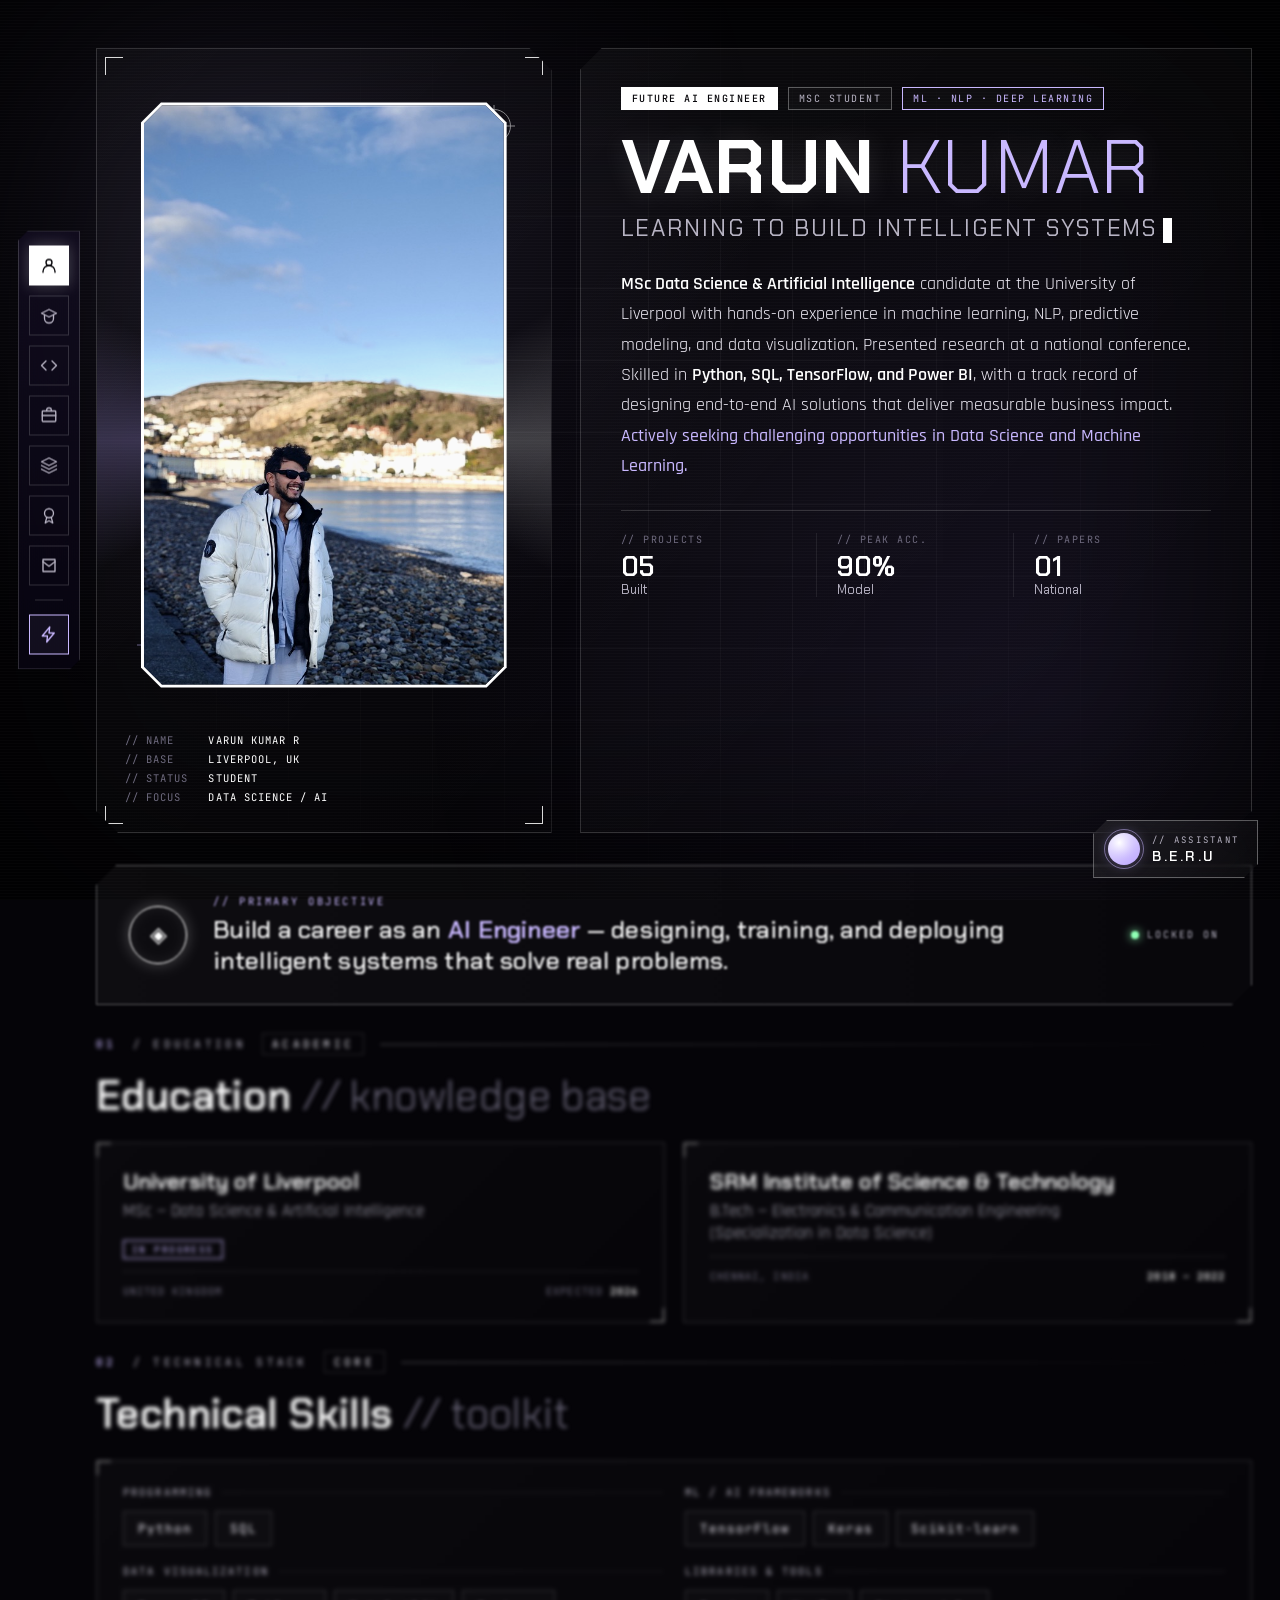
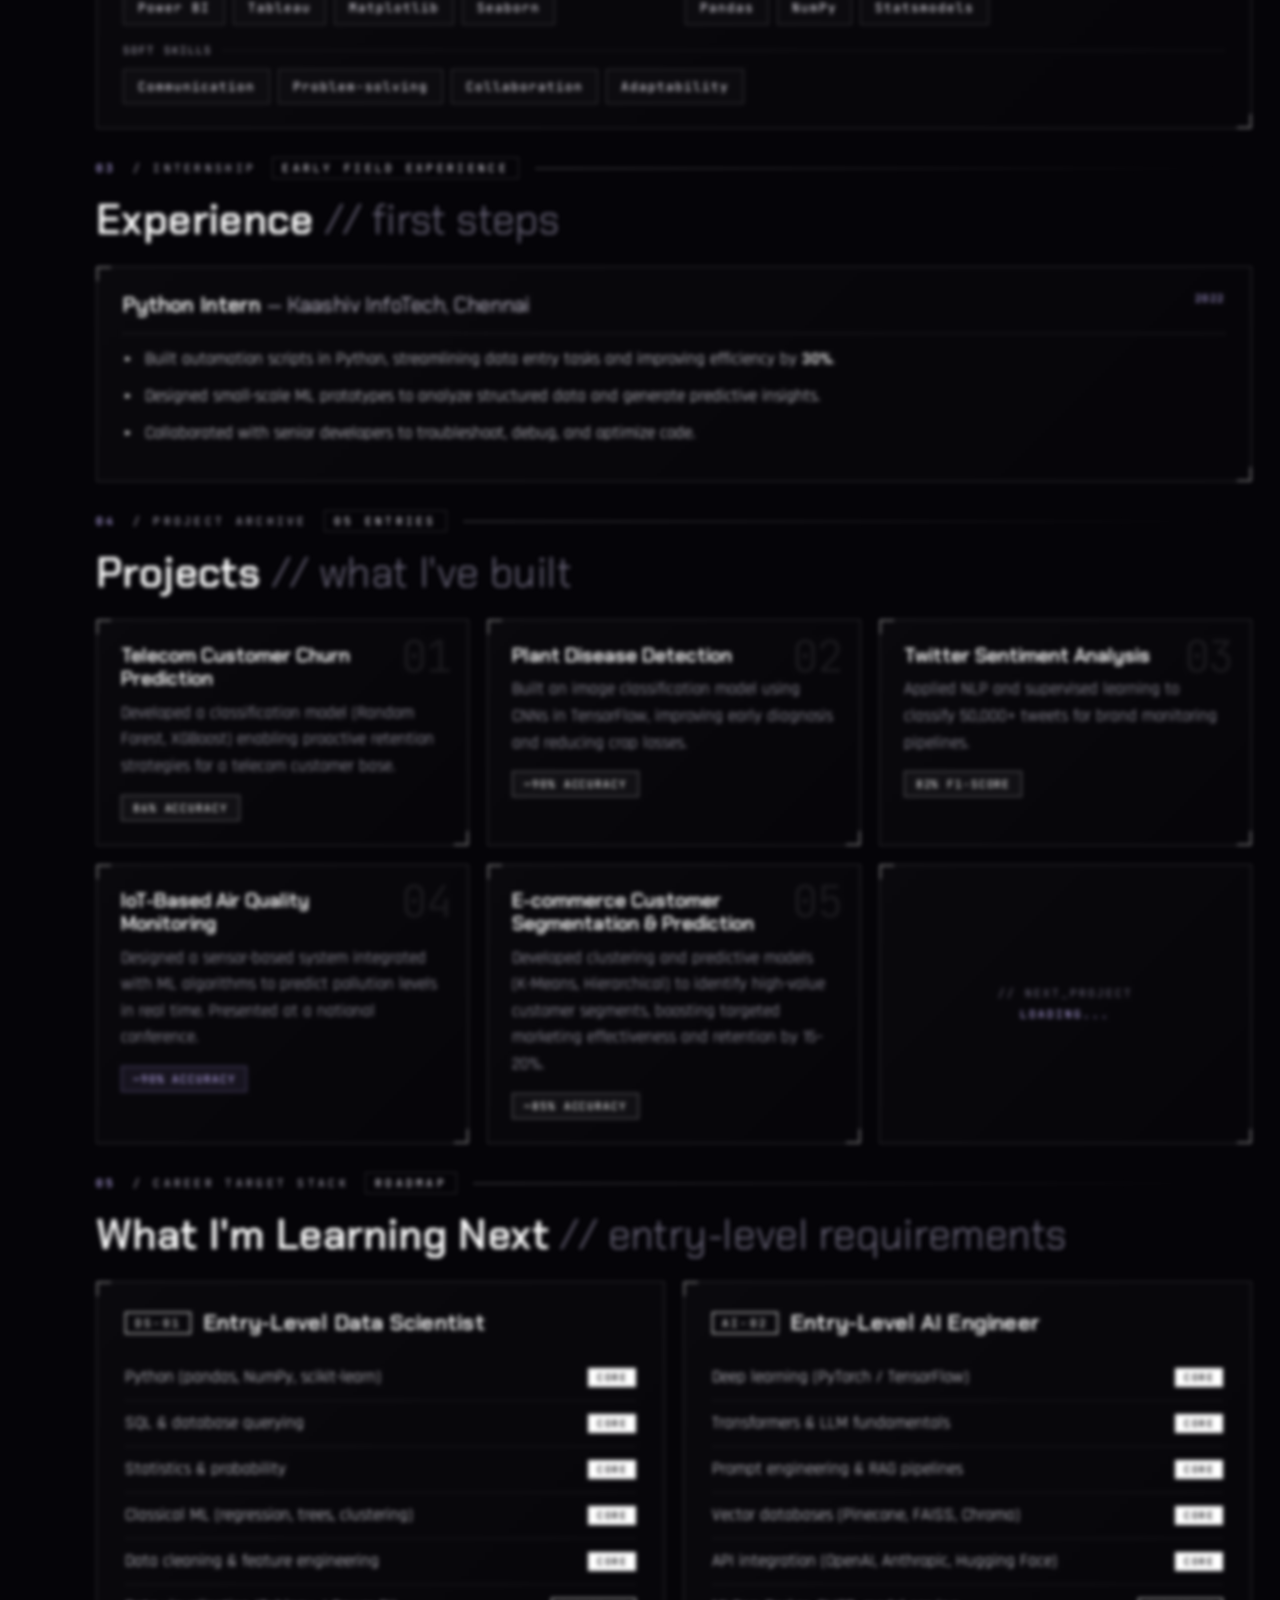
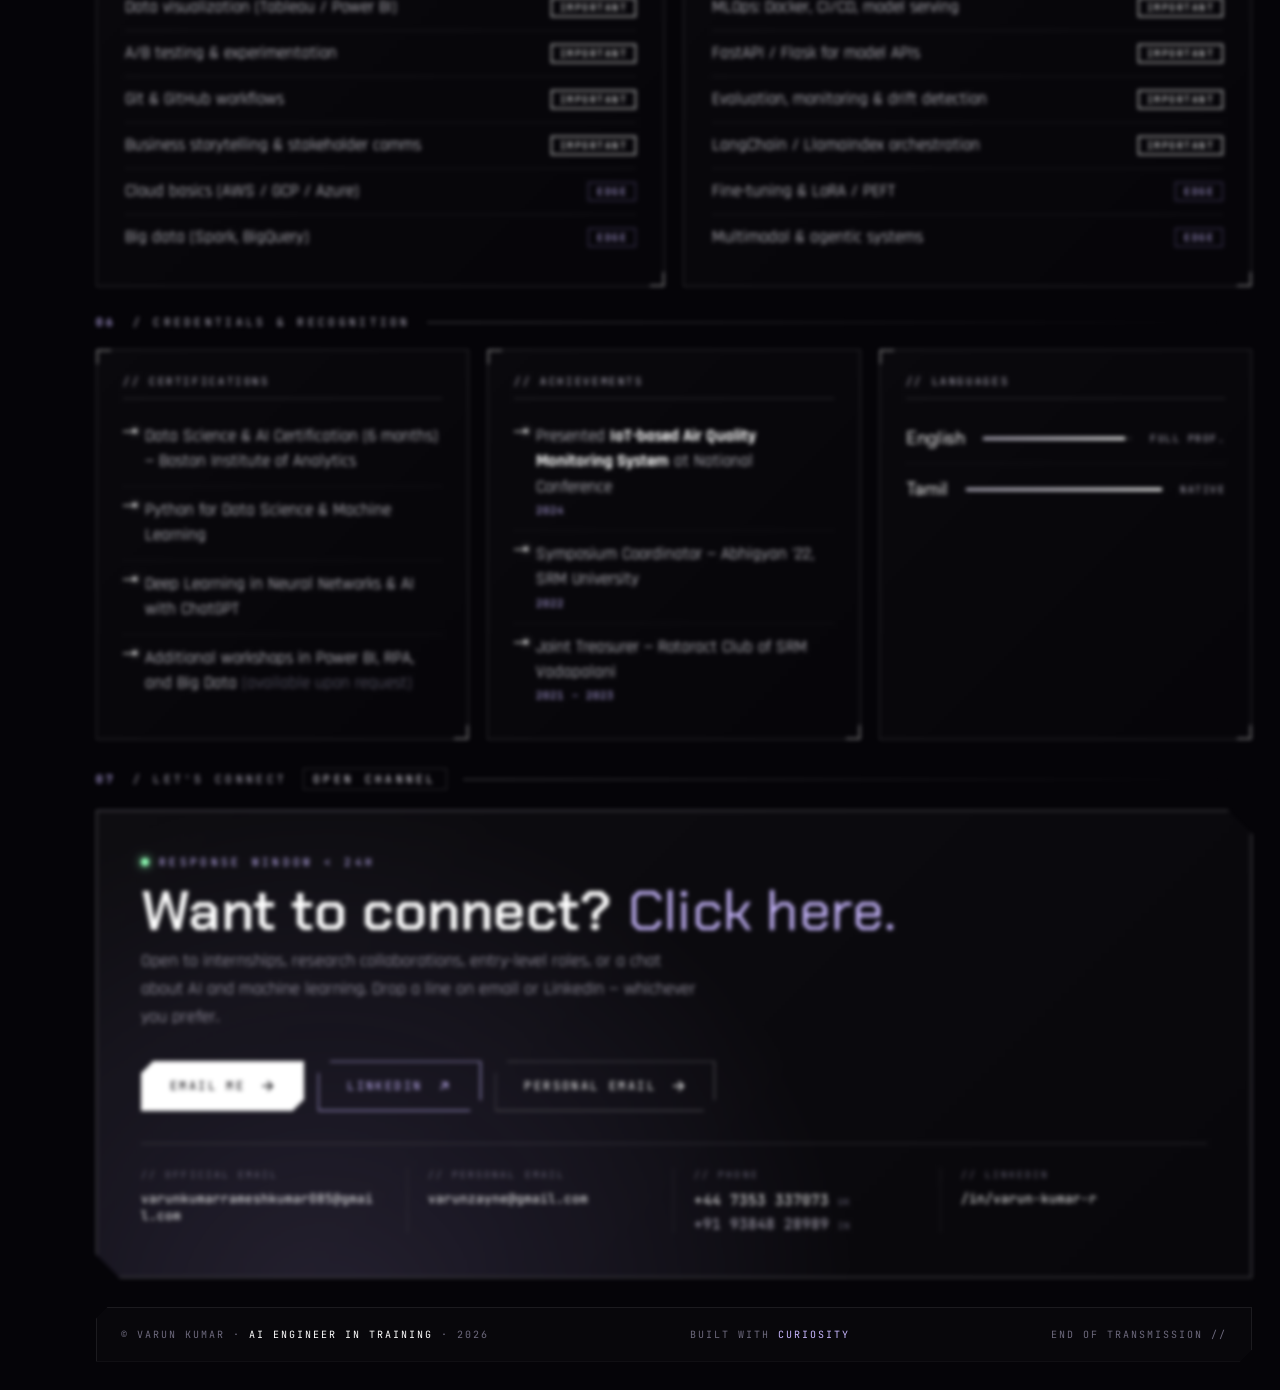
<file: index (4).html>
<!DOCTYPE html>
<html lang="en">
<head>
<link rel="icon" type="image/x-icon" href="[data-uri]">
<link rel="icon" type="image/png" sizes="32x32" href="[data-uri]">
<link rel="apple-touch-icon" sizes="192x192" href="[data-uri]">
<meta charset="UTF-8" />
<meta name="viewport" content="width=device-width, initial-scale=1.0" />
<title>Varun Kumar — AI Engineer in Training</title>
<link rel="preconnect" href="https://fonts.googleapis.com">
<link rel="preconnect" href="https://fonts.gstatic.com" crossorigin>
<link href="https://fonts.googleapis.com/css2?family=Chakra+Petch:wght@300;400;500;600;700&family=Rajdhani:wght@300;400;500;600;700&family=JetBrains+Mono:wght@300;400;500;600&display=swap" rel="stylesheet">
<style>
  *, *::before, *::after { box-sizing: border-box; margin: 0; padding: 0; }

  :root {
    --bg-void:        #050408;
    --bg-deep:        #0a0810;
    --bg-panel:       rgba(255, 255, 255, 0.025);
    --white:          #ffffff;
    --white-soft:     #f0edf7;
    --white-dim:      #b8b4c4;
    --white-faint:    #6e6a7e;
    --accent:         #c9b8ff;       /* a pinch of purple */
    --accent-soft:    #b8a4ff;
    --accent-strong:  #9d7dff;
    --accent-glow:    rgba(185, 165, 255, 0.35);
    --line:           rgba(255, 255, 255, 0.08);
    --line-mid:       rgba(255, 255, 255, 0.16);
    --line-strong:    rgba(255, 255, 255, 0.32);
    --line-accent:    rgba(185, 165, 255, 0.35);

    --f-display: 'Chakra Petch', sans-serif;
    --f-body:    'Rajdhani', sans-serif;
    --f-mono:    'JetBrains Mono', monospace;
  }

  html, body { background: var(--bg-void); color: var(--white-soft); font-family: var(--f-body); overflow-x: hidden; }
  html { scroll-behavior: smooth; }
  body { min-height: 100vh; position: relative; }

  /* ============ BACKGROUND ATMOSPHERE ============ */

  body::before {
    content: '';
    position: fixed;
    inset: 0;
    background-image:
      linear-gradient(var(--line) 1px, transparent 1px),
      linear-gradient(90deg, var(--line) 1px, transparent 1px);
    background-size: 72px 72px;
    mask-image: radial-gradient(ellipse at center, black 25%, transparent 80%);
    -webkit-mask-image: radial-gradient(ellipse at center, black 25%, transparent 80%);
    pointer-events: none;
    z-index: 0;
    opacity: 0.5;
  }

  body::after {
    content: '';
    position: fixed;
    inset: 0;
    background:
      radial-gradient(circle at 18% 20%, rgba(185, 165, 255, 0.10), transparent 42%),
      radial-gradient(circle at 82% 78%, rgba(157, 125, 255, 0.08), transparent 50%);
    pointer-events: none;
    z-index: 0;
    animation: aurora 18s ease-in-out infinite alternate;
  }

  @keyframes aurora {
    0%   { transform: translate(0, 0) scale(1); opacity: 0.85; }
    100% { transform: translate(-1%, 2%) scale(1.03); opacity: 1; }
  }

  .scanlines {
    position: fixed;
    inset: 0;
    background: repeating-linear-gradient(
      0deg,
      rgba(255, 255, 255, 0.015) 0,
      rgba(255, 255, 255, 0.015) 1px,
      transparent 1px,
      transparent 3px
    );
    pointer-events: none;
    z-index: 2;
    mix-blend-mode: screen;
  }

  .vignette {
    position: fixed;
    inset: 0;
    box-shadow: inset 0 0 260px 30px rgba(0, 0, 0, 0.9);
    pointer-events: none;
    z-index: 1;
  }

  .motes {
    position: fixed;
    inset: 0;
    pointer-events: none;
    z-index: 1;
    overflow: hidden;
  }
  .mote {
    position: absolute;
    width: 2px; height: 2px;
    background: var(--white);
    border-radius: 50%;
    box-shadow: 0 0 6px var(--white);
    opacity: 0.35;
    animation: float-up linear infinite;
  }
  @keyframes float-up {
    0%   { transform: translateY(0) translateX(0); opacity: 0; }
    10%  { opacity: 0.7; }
    90%  { opacity: 0.3; }
    100% { transform: translateY(-100vh) translateX(var(--drift, 20px)); opacity: 0; }
  }

  /* ============ SHELL ============ */

  .shell {
    position: relative;
    z-index: 3;
    max-width: 1440px;
    margin: 0 auto;
    padding: 48px 28px 28px;
  }
  @media (min-width: 721px) {
    .shell { padding-left: 96px; }
  }

  /* ============ HERO ============ */

  .hero {
    display: grid;
    grid-template-columns: 1.05fr 1.55fr;
    gap: 28px;
    margin-bottom: 32px;
  }

  @media (max-width: 960px) { .hero { grid-template-columns: 1fr; } }

  /* Portrait module */
  .id-module {
    position: relative;
    padding: 28px;
    border: 1px solid var(--line-mid);
    background: linear-gradient(135deg, rgba(255, 255, 255, 0.03), rgba(255, 255, 255, 0.01));
    backdrop-filter: blur(10px);
    clip-path: polygon(0 0, calc(100% - 22px) 0, 100% 22px, 100% 100%, 22px 100%, 0 calc(100% - 22px));
    overflow: hidden;
  }

  .id-module::before {
    content: '';
    position: absolute;
    inset: -1px;
    background: conic-gradient(from 0deg,
      transparent 0deg, transparent 60deg,
      rgba(255, 255, 255, 0.35) 90deg, transparent 120deg,
      transparent 240deg,
      rgba(185, 165, 255, 0.4) 270deg, transparent 300deg,
      transparent 360deg);
    animation: spin-slow 12s linear infinite;
    z-index: -1;
    opacity: 0.6;
  }
  @keyframes spin-slow { to { transform: rotate(360deg); } }

  .id-module .corner {
    position: absolute;
    width: 18px; height: 18px;
    border: 1.5px solid var(--white);
    opacity: 0.85;
  }
  .id-module .corner.tl { top: 8px; left: 8px; border-right: none; border-bottom: none; }
  .id-module .corner.tr { top: 8px; right: 8px; border-left: none; border-bottom: none; }
  .id-module .corner.bl { bottom: 8px; left: 8px; border-right: none; border-top: none; }
  .id-module .corner.br { bottom: 8px; right: 8px; border-left: none; border-top: none; }

  .portrait-frame {
    position: relative;
    width: 100%;
    aspect-ratio: 5 / 8;
    display: flex;
    align-items: center;
    justify-content: center;
  }

  /* Cut-corner portrait HUD card — shows the full figure */
  .hex-outer {
    width: 92%;
    aspect-ratio: 5 / 8;
    position: relative;
    clip-path: polygon(
      20px 0, calc(100% - 20px) 0,
      100% 20px, 100% calc(100% - 20px),
      calc(100% - 20px) 100%, 20px 100%,
      0 calc(100% - 20px), 0 20px
    );
    background: var(--white);
    display: flex;
    align-items: center;
    justify-content: center;
    filter: drop-shadow(0 0 26px rgba(255, 255, 255, 0.18));
  }

  .hex-inner {
    width: calc(100% - 6px);
    height: calc(100% - 6px);
    clip-path: polygon(
      18px 0, calc(100% - 18px) 0,
      100% 18px, 100% calc(100% - 18px),
      calc(100% - 18px) 100%, 18px 100%,
      0 calc(100% - 18px), 0 18px
    );
    background: var(--bg-deep);
    overflow: hidden;
    position: relative;
  }

  .hex-inner img {
    width: 100%;
    height: 100%;
    object-fit: cover;
    object-position: 33% 50%;
    transform: scale(1.08);
    filter: contrast(1.04) saturate(0.92) brightness(0.98);
    transition: filter 0.5s, transform 0.5s;
    display: block;
  }

  .id-module:hover .hex-inner img {
    filter: contrast(1.08) saturate(1.0) brightness(1.02);
    transform: scale(1.12);
  }

  .scan-sweep {
    position: absolute;
    top: 0; left: 0; right: 0;
    height: 2px;
    background: linear-gradient(90deg, transparent, var(--white), transparent);
    box-shadow: 0 0 10px rgba(255, 255, 255, 0.5);
    animation: sweep 4s ease-in-out infinite;
    pointer-events: none;
    opacity: 0.6;
  }
  @keyframes sweep {
    0%, 100% { top: 0; opacity: 0.6; }
    50%      { top: calc(100% - 2px); opacity: 0.6; }
  }

  .reticle {
    position: absolute;
    width: 34px; height: 34px;
    border: 1px solid var(--white);
    border-radius: 50%;
    opacity: 0.5;
    animation: reticle-spin 8s linear infinite;
  }
  .reticle::before, .reticle::after {
    content: '';
    position: absolute;
    background: var(--white);
  }
  .reticle::before { top: 50%; left: -5px; right: -5px; height: 1px; transform: translateY(-50%); }
  .reticle::after  { left: 50%; top: -5px; bottom: -5px; width: 1px; transform: translateX(-50%); }
  .reticle.r1 { top: 5%; right: 3%; }
  .reticle.r2 { bottom: 8%; left: 4%; animation-direction: reverse; animation-duration: 11s; border-color: var(--accent); }
  .reticle.r2::before, .reticle.r2::after { background: var(--accent); }
  @keyframes reticle-spin { to { transform: rotate(360deg); } }

  .id-meta {
    margin-top: 20px;
    font-family: var(--f-mono);
    font-size: 10.5px;
    letter-spacing: 0.1em;
    color: var(--white-faint);
    display: grid;
    grid-template-columns: auto 1fr;
    gap: 5px 20px;
    text-transform: uppercase;
  }
  .id-meta span:nth-child(even) { color: var(--white); }

  /* Identification panel */
  .id-panel {
    position: relative;
    padding: 38px 40px;
    border: 1px solid var(--line-mid);
    background: linear-gradient(135deg, rgba(255, 255, 255, 0.035), rgba(255, 255, 255, 0.01));
    backdrop-filter: blur(10px);
    clip-path: polygon(22px 0, 100% 0, 100% calc(100% - 22px), calc(100% - 22px) 100%, 0 100%, 0 22px);
    overflow: hidden;
  }

  .tag-row {
    display: flex;
    gap: 10px;
    flex-wrap: wrap;
    margin-bottom: 22px;
    font-family: var(--f-mono);
    font-size: 10px;
    letter-spacing: 0.15em;
    text-transform: uppercase;
  }

  .tag {
    padding: 4px 10px;
    border: 1px solid var(--line-strong);
    color: var(--white-dim);
    background: rgba(255, 255, 255, 0.02);
  }
  .tag.role {
    background: var(--white);
    color: var(--bg-void);
    border-color: var(--white);
    font-weight: 500;
  }
  .tag.accent {
    border-color: var(--accent);
    color: var(--accent);
  }

  .id-name {
    font-family: var(--f-display);
    font-size: clamp(3rem, 6vw, 5.75rem);
    font-weight: 700;
    line-height: 0.92;
    letter-spacing: 0.005em;
    color: var(--white);
    margin-bottom: 10px;
    text-shadow: 0 0 28px rgba(255, 255, 255, 0.15);
  }

  .id-name .accent {
    color: var(--accent);
    font-weight: 300;
  }

  .id-subtitle {
    font-family: var(--f-display);
    font-size: 1.45rem;
    font-weight: 400;
    letter-spacing: 0.08em;
    color: var(--white-dim);
    margin-bottom: 26px;
    text-transform: uppercase;
  }

  .id-subtitle .cursor {
    display: inline-block;
    width: 9px; height: 1.05em;
    background: var(--white);
    vertical-align: text-bottom;
    margin-left: 5px;
    animation: blink 1s steps(2) infinite;
  }
  @keyframes blink { 50% { opacity: 0; } }

  .id-summary {
    font-size: 1.12rem;
    line-height: 1.7;
    color: var(--white-soft);
    margin-bottom: 28px;
    max-width: 64ch;
  }

  .id-summary strong {
    color: var(--white);
    font-weight: 600;
  }
  .id-summary em {
    color: var(--accent);
    font-style: normal;
    font-weight: 500;
  }

  .stat-bar {
    display: grid;
    grid-template-columns: repeat(3, 1fr);
    gap: 0;
    border-top: 1px solid var(--line-mid);
    padding-top: 22px;
  }
  @media (max-width: 620px) { .stat-bar { grid-template-columns: repeat(2, 1fr); gap: 16px 0; } }

  .stat {
    padding: 0 20px;
    border-right: 1px solid var(--line);
  }
  .stat:last-child { border-right: none; }
  .stat:first-child { padding-left: 0; }

  .stat .k {
    font-family: var(--f-mono);
    font-size: 10px;
    letter-spacing: 0.15em;
    color: var(--white-faint);
    text-transform: uppercase;
    margin-bottom: 7px;
  }
  .stat .v {
    font-family: var(--f-display);
    font-size: 1.7rem;
    color: var(--white);
    font-weight: 600;
    line-height: 1;
  }
  .stat .v small {
    font-size: 0.8rem;
    color: var(--white-dim);
    font-weight: 400;
    display: block;
    margin-top: 4px;
  }

  /* ============ SECTIONS ============ */

  section {
    margin-bottom: 28px;
    position: relative;
  }

  .sec-head {
    display: flex;
    align-items: center;
    gap: 16px;
    margin-bottom: 20px;
    font-family: var(--f-mono);
    font-size: 11px;
    letter-spacing: 0.3em;
    text-transform: uppercase;
    color: var(--white-dim);
  }

  .sec-head .idx { color: var(--accent); font-weight: 500; }

  .sec-head .bar {
    flex: 1;
    height: 1px;
    background: linear-gradient(90deg, var(--line-strong), transparent);
  }

  .sec-head .tag-bit {
    padding: 3px 9px;
    border: 1px solid var(--line-mid);
    color: var(--white-soft);
  }

  .sec-title {
    font-family: var(--f-display);
    font-size: clamp(1.9rem, 3.2vw, 2.6rem);
    font-weight: 600;
    letter-spacing: 0.01em;
    color: var(--white);
    margin-bottom: 24px;
    line-height: 1.05;
  }

  .sec-title .ghost {
    color: var(--white-faint);
    font-weight: 300;
  }

  /* Shared panel */
  .panel {
    position: relative;
    padding: 24px 26px;
    border: 1px solid var(--line-mid);
    background: linear-gradient(135deg, rgba(255, 255, 255, 0.025), rgba(255, 255, 255, 0.008));
    backdrop-filter: blur(8px);
    transition: border-color 0.3s, transform 0.3s;
  }

  .panel:hover {
    border-color: var(--line-strong);
    transform: translateY(-2px);
  }

  .panel::before {
    content: '';
    position: absolute;
    top: 0; left: 0;
    width: 14px; height: 14px;
    border-top: 1.5px solid var(--white);
    border-left: 1.5px solid var(--white);
    opacity: 0.6;
  }
  .panel::after {
    content: '';
    position: absolute;
    bottom: 0; right: 0;
    width: 14px; height: 14px;
    border-bottom: 1.5px solid var(--white);
    border-right: 1.5px solid var(--white);
    opacity: 0.6;
  }

  /* ============ OBJECTIVE ============ */

  .objective {
    display: grid;
    grid-template-columns: auto 1fr auto;
    gap: 26px;
    align-items: center;
    padding: 28px 32px;
    border: 1px solid var(--line-strong);
    background: linear-gradient(90deg, rgba(255, 255, 255, 0.04), rgba(255, 255, 255, 0.015));
    backdrop-filter: blur(10px);
    clip-path: polygon(20px 0, 100% 0, 100% calc(100% - 20px), calc(100% - 20px) 100%, 0 100%, 0 20px);
    position: relative;
    overflow: hidden;
  }

  .objective::before {
    content: '';
    position: absolute;
    top: 0; left: -100%;
    width: 100%; height: 100%;
    background: linear-gradient(90deg, transparent, rgba(255, 255, 255, 0.06), transparent);
    animation: sheen 6s ease-in-out infinite;
  }
  @keyframes sheen { 50% { left: 100%; } 100% { left: 100%; } }

  .objective .icon {
    width: 58px; height: 58px;
    border: 1.5px solid var(--white);
    border-radius: 50%;
    display: grid;
    place-items: center;
    font-family: var(--f-mono);
    color: var(--white);
    font-size: 22px;
    box-shadow: 0 0 16px rgba(255, 255, 255, 0.25), inset 0 0 14px rgba(255, 255, 255, 0.08);
    animation: pulse-ring 2.8s ease-in-out infinite;
  }
  @keyframes pulse-ring {
    0%, 100% { box-shadow: 0 0 16px rgba(255, 255, 255, 0.25), inset 0 0 14px rgba(255, 255, 255, 0.08); }
    50%      { box-shadow: 0 0 26px rgba(255, 255, 255, 0.4), inset 0 0 20px rgba(185, 165, 255, 0.15); }
  }

  .objective .body .label {
    font-family: var(--f-mono);
    font-size: 10.5px;
    letter-spacing: 0.25em;
    color: var(--accent);
    text-transform: uppercase;
    margin-bottom: 6px;
  }
  .objective .body .txt {
    font-family: var(--f-display);
    font-size: 1.55rem;
    font-weight: 500;
    color: var(--white);
    letter-spacing: 0.005em;
    line-height: 1.25;
  }
  .objective .body .txt b { color: var(--accent); font-weight: 600; }

  .objective .pulse {
    font-family: var(--f-mono);
    font-size: 10px;
    letter-spacing: 0.2em;
    color: var(--white-dim);
    text-transform: uppercase;
    display: flex;
    align-items: center;
    gap: 8px;
  }
  .objective .pulse .d {
    width: 8px; height: 8px; border-radius: 50%;
    background: #8fffb5;
    box-shadow: 0 0 10px #8fffb5;
    animation: dot-pulse 1.6s ease-in-out infinite;
  }
  @keyframes dot-pulse {
    0%, 100% { opacity: 1; transform: scale(1); }
    50%      { opacity: 0.45; transform: scale(0.8); }
  }

  @media (max-width: 760px) {
    .objective { grid-template-columns: auto 1fr; }
    .objective .pulse { grid-column: 1 / -1; }
  }

  /* ============ GRIDS ============ */

  .grid-2 { display: grid; grid-template-columns: 1fr 1fr; gap: 18px; }
  @media (max-width: 820px) { .grid-2 { grid-template-columns: 1fr; } }

  .grid-3 { display: grid; grid-template-columns: repeat(3, 1fr); gap: 18px; }
  @media (max-width: 960px) { .grid-3 { grid-template-columns: repeat(2, 1fr); } }
  @media (max-width: 620px) { .grid-3 { grid-template-columns: 1fr; } }

  /* ============ EDUCATION ============ */

  .edu h3 {
    font-family: var(--f-display);
    font-size: 1.38rem;
    color: var(--white);
    margin-bottom: 4px;
    font-weight: 600;
  }
  .edu .deg {
    font-size: 1.08rem;
    color: var(--white-dim);
    margin-bottom: 12px;
  }
  .edu .meta {
    display: flex;
    justify-content: space-between;
    font-family: var(--f-mono);
    font-size: 10.5px;
    letter-spacing: 0.1em;
    color: var(--white-faint);
    text-transform: uppercase;
    padding-top: 12px;
    border-top: 1px dashed var(--line-mid);
  }
  .edu .meta b { color: var(--white); font-weight: 500; }
  .edu .status {
    display: inline-block;
    padding: 2px 8px;
    font-family: var(--f-mono);
    font-size: 9.5px;
    letter-spacing: 0.15em;
    text-transform: uppercase;
    border: 1px solid var(--accent);
    color: var(--accent);
    margin-top: 6px;
  }

  /* ============ SKILLS / ARSENAL ============ */

  .arsenal {
    display: grid;
    grid-template-columns: repeat(2, 1fr);
    gap: 18px 22px;
  }
  @media (max-width: 820px) { .arsenal { grid-template-columns: 1fr; } }

  .arsenal-row .label {
    font-family: var(--f-mono);
    font-size: 10.5px;
    letter-spacing: 0.2em;
    color: var(--white-dim);
    text-transform: uppercase;
    margin-bottom: 12px;
    display: flex;
    align-items: center;
    gap: 10px;
  }
  .arsenal-row .label::after {
    content: '';
    flex: 1;
    height: 1px;
    background: var(--line);
  }

  .chips {
    display: flex;
    flex-wrap: wrap;
    gap: 8px;
  }

  .chip {
    padding: 8px 14px;
    font-family: var(--f-mono);
    font-size: 12.5px;
    letter-spacing: 0.08em;
    color: var(--white-soft);
    border: 1px solid var(--line-mid);
    background: rgba(255, 255, 255, 0.02);
    transition: all 0.25s;
    cursor: default;
    position: relative;
  }

  .chip:hover {
    border-color: var(--white);
    color: var(--white);
    background: rgba(255, 255, 255, 0.06);
    transform: translateY(-1px);
    box-shadow: 0 4px 14px rgba(255, 255, 255, 0.08);
  }

  /* ============ EXPERIENCE ============ */

  .exp-card { padding: 24px 26px; }

  .exp-head {
    display: flex;
    justify-content: space-between;
    align-items: flex-start;
    flex-wrap: wrap;
    gap: 8px;
    margin-bottom: 12px;
    padding-bottom: 14px;
    border-bottom: 1px dashed var(--line-mid);
  }

  .exp-role {
    font-family: var(--f-display);
    font-size: 1.32rem;
    color: var(--white);
    font-weight: 600;
  }
  .exp-org { color: var(--white-dim); font-weight: 400; }

  .exp-date {
    font-family: var(--f-mono);
    font-size: 10.5px;
    letter-spacing: 0.15em;
    color: var(--accent);
    text-transform: uppercase;
  }

  .exp-list { list-style: none; padding: 0; }
  .exp-list li {
    position: relative;
    padding-left: 22px;
    margin-bottom: 10px;
    color: var(--white-soft);
    line-height: 1.6;
    font-size: 1.06rem;
  }
  .exp-list li::before {
    content: '▸';
    position: absolute;
    left: 0;
    top: 0;
    color: var(--white);
    font-family: var(--f-mono);
  }
  .exp-list li b { color: var(--white); font-weight: 600; }

  /* ============ PROJECTS ============ */

  .proj { position: relative; padding: 24px; overflow: hidden; }

  .proj .proj-idx {
    position: absolute;
    top: 14px;
    right: 18px;
    font-family: var(--f-mono);
    font-size: 44px;
    font-weight: 300;
    color: var(--white);
    opacity: 0.08;
    line-height: 1;
    letter-spacing: -0.03em;
  }

  .proj h4 {
    font-family: var(--f-display);
    font-size: 1.22rem;
    color: var(--white);
    font-weight: 600;
    margin-bottom: 10px;
    padding-right: 60px;
    line-height: 1.2;
  }

  .proj p {
    color: var(--white-dim);
    font-size: 1.04rem;
    line-height: 1.6;
    margin-bottom: 14px;
  }

  .proj .metric {
    display: inline-flex;
    gap: 6px;
    align-items: baseline;
    font-family: var(--f-mono);
    padding: 5px 11px;
    background: rgba(255, 255, 255, 0.04);
    border: 1px solid var(--line-strong);
    font-size: 11px;
    letter-spacing: 0.08em;
    color: var(--white);
    text-transform: uppercase;
  }
  .proj .metric.accent {
    background: rgba(185, 165, 255, 0.08);
    border-color: var(--line-accent);
    color: var(--accent);
  }

  /* ============ ROADMAP ============ */

  .roadmap-grid { display: grid; grid-template-columns: 1fr 1fr; gap: 18px; }
  @media (max-width: 820px) { .roadmap-grid { grid-template-columns: 1fr; } }

  .roadmap { padding: 26px 28px; }

  .roadmap .rm-title {
    display: flex;
    align-items: center;
    gap: 12px;
    margin-bottom: 18px;
  }
  .roadmap .rm-title .num {
    font-family: var(--f-mono);
    font-size: 11px;
    letter-spacing: 0.2em;
    color: var(--white);
    padding: 3px 9px;
    border: 1px solid var(--white);
  }
  .roadmap .rm-title h3 {
    font-family: var(--f-display);
    font-size: 1.38rem;
    color: var(--white);
    font-weight: 600;
    letter-spacing: 0.01em;
  }

  .skill-line {
    display: flex;
    justify-content: space-between;
    align-items: center;
    padding: 12px 0;
    border-bottom: 1px solid var(--line);
    font-size: 1.04rem;
  }
  .skill-line:last-child { border-bottom: none; }

  .skill-line .name { color: var(--white-soft); }
  .skill-line .lvl {
    font-family: var(--f-mono);
    font-size: 10px;
    letter-spacing: 0.15em;
    text-transform: uppercase;
    padding: 2px 8px;
    border: 1px solid var(--line-mid);
    color: var(--white-dim);
  }
  .skill-line .lvl.core {
    background: var(--white);
    color: var(--bg-void);
    border-color: var(--white);
    font-weight: 500;
  }
  .skill-line .lvl.impt { color: var(--white); border-color: var(--white); }
  .skill-line .lvl.edge { color: var(--accent); border-color: var(--line-accent); }

  /* ============ LIST BLOCKS ============ */

  .list-block { padding: 24px 26px; }
  .list-block .lb-head {
    font-family: var(--f-mono);
    font-size: 10.5px;
    letter-spacing: 0.25em;
    color: var(--white-dim);
    text-transform: uppercase;
    margin-bottom: 14px;
    padding-bottom: 10px;
    border-bottom: 1px solid var(--line-mid);
  }

  .list-block ul { list-style: none; padding: 0; }
  .list-block li {
    position: relative;
    padding: 11px 0 11px 22px;
    border-bottom: 1px dashed var(--line);
    color: var(--white-soft);
    font-size: 1.06rem;
    line-height: 1.5;
  }
  .list-block li:last-child { border-bottom: none; }
  .list-block li::before {
    content: '';
    position: absolute;
    left: 0; top: 18px;
    width: 10px; height: 1px;
    background: var(--white);
  }
  .list-block li::after {
    content: '';
    position: absolute;
    left: 10px; top: 16px;
    width: 4px; height: 4px;
    border-radius: 50%;
    background: var(--white);
    box-shadow: 0 0 6px var(--white);
  }
  .list-block li .year {
    font-family: var(--f-mono);
    font-size: 10.5px;
    color: var(--accent);
    letter-spacing: 0.1em;
    display: block;
    margin-top: 3px;
  }

  /* Languages */
  .lang-row {
    display: flex;
    align-items: center;
    justify-content: space-between;
    padding: 13px 0;
    border-bottom: 1px dashed var(--line);
  }
  .lang-row:last-child { border-bottom: none; }
  .lang-row .ln-name { font-family: var(--f-display); font-size: 1.13rem; color: var(--white); }
  .lang-row .ln-prof { font-family: var(--f-mono); font-size: 10px; letter-spacing: 0.15em; color: var(--white-dim); text-transform: uppercase; }
  .lang-row .bar-wrap {
    flex: 1;
    margin: 0 18px;
    height: 3px;
    background: rgba(255, 255, 255, 0.08);
    position: relative;
    overflow: hidden;
  }
  .lang-row .bar-fill {
    position: absolute;
    left: 0; top: 0;
    height: 100%;
    background: linear-gradient(90deg, var(--white-dim), var(--white));
    box-shadow: 0 0 8px rgba(255, 255, 255, 0.3);
  }

  /* ============ CONNECT CTA ============ */

  .connect {
    padding: 44px 44px;
    border: 1px solid var(--line-strong);
    background:
      radial-gradient(circle at 20% 110%, rgba(185, 165, 255, 0.14), transparent 50%),
      linear-gradient(135deg, rgba(255, 255, 255, 0.04), rgba(255, 255, 255, 0.015));
    backdrop-filter: blur(12px);
    clip-path: polygon(0 0, calc(100% - 24px) 0, 100% 24px, 100% 100%, 24px 100%, 0 calc(100% - 24px));
    position: relative;
    overflow: hidden;
  }

  .connect .cn-label {
    font-family: var(--f-mono);
    font-size: 11px;
    letter-spacing: 0.3em;
    color: var(--accent);
    text-transform: uppercase;
    margin-bottom: 14px;
    display: flex;
    align-items: center;
    gap: 10px;
  }
  .connect .cn-label .live {
    width: 8px; height: 8px; border-radius: 50%;
    background: #8fffb5;
    box-shadow: 0 0 10px #8fffb5;
    animation: dot-pulse 1.6s ease-in-out infinite;
  }

  .connect .cn-title {
    font-family: var(--f-display);
    font-size: clamp(2.2rem, 4.4vw, 3.6rem);
    font-weight: 600;
    color: var(--white);
    line-height: 1;
    margin-bottom: 8px;
    letter-spacing: 0.005em;
  }
  .connect .cn-title .hl { color: var(--accent); font-weight: 400; }

  .connect .cn-sub {
    font-size: 1.13rem;
    color: var(--white-dim);
    margin-bottom: 30px;
    max-width: 62ch;
    line-height: 1.55;
  }

  .cn-cta-row {
    display: flex;
    gap: 14px;
    flex-wrap: wrap;
    margin-bottom: 32px;
  }

  .cn-cta {
    display: inline-flex;
    align-items: center;
    gap: 14px;
    padding: 16px 28px;
    font-family: var(--f-mono);
    font-size: 12px;
    letter-spacing: 0.2em;
    text-transform: uppercase;
    text-decoration: none;
    border: 1px solid;
    transition: all 0.3s cubic-bezier(0.2, 0.8, 0.2, 1);
    position: relative;
    overflow: hidden;
    clip-path: polygon(12px 0, 100% 0, 100% calc(100% - 12px), calc(100% - 12px) 100%, 0 100%, 0 12px);
  }
  .cn-cta svg { width: 16px; height: 16px; transition: transform 0.3s; }
  .cn-cta:hover svg { transform: translateX(4px); }

  .cn-cta.primary {
    background: var(--white);
    color: var(--bg-void);
    border-color: var(--white);
  }
  .cn-cta.primary:hover {
    background: var(--accent);
    border-color: var(--accent);
    box-shadow: 0 8px 24px rgba(185, 165, 255, 0.3);
    transform: translateY(-2px);
  }

  .cn-cta.ghost {
    background: transparent;
    color: var(--white);
    border-color: var(--line-strong);
  }
  .cn-cta.ghost:hover {
    border-color: var(--white);
    background: rgba(255, 255, 255, 0.06);
    transform: translateY(-2px);
  }

  .cn-cta.accent {
    background: transparent;
    color: var(--accent);
    border-color: var(--accent);
  }
  .cn-cta.accent:hover {
    background: var(--accent);
    color: var(--bg-void);
    box-shadow: 0 8px 24px rgba(185, 165, 255, 0.25);
    transform: translateY(-2px);
  }

  .cn-grid {
    display: grid;
    grid-template-columns: repeat(4, 1fr);
    gap: 0;
    border-top: 1px solid var(--line-mid);
    padding-top: 24px;
    position: relative;
  }
  @media (max-width: 820px) { .cn-grid { grid-template-columns: repeat(2, 1fr); gap: 20px 0; } }

  .cn-item {
    padding: 0 20px;
    border-right: 1px solid var(--line);
    transition: transform 0.25s;
  }
  .cn-item:last-child { border-right: none; }
  .cn-item:first-child { padding-left: 0; }
  .cn-item:hover { transform: translateY(-2px); }

  .cn-item .cn-k {
    font-family: var(--f-mono);
    font-size: 9.5px;
    letter-spacing: 0.22em;
    color: var(--white-faint);
    text-transform: uppercase;
    margin-bottom: 9px;
  }
  .cn-item a {
    display: block;
    font-family: var(--f-mono);
    font-size: 0.9rem;
    color: var(--white);
    word-break: break-all;
    transition: color 0.25s;
    text-decoration: none;
  }
  .cn-item a:hover { color: var(--accent); }
  .cn-item a.small { font-size: 0.8rem; }
  .cn-item a + a { margin-top: 5px; color: var(--white-dim); }

  /* ============ FOOTER ============ */

  footer {
    margin-top: 28px;
    padding: 20px 24px;
    border: 1px solid var(--line);
    background: rgba(255, 255, 255, 0.015);
    font-family: var(--f-mono);
    font-size: 10px;
    letter-spacing: 0.2em;
    color: var(--white-faint);
    text-transform: uppercase;
    display: flex;
    justify-content: space-between;
    align-items: center;
    flex-wrap: wrap;
    gap: 12px;
    clip-path: polygon(12px 0, 100% 0, 100% calc(100% - 12px), calc(100% - 12px) 100%, 0 100%, 0 12px);
  }
  footer .core { color: var(--white); }
  footer .acc { color: var(--accent); }

  /* ============ REVEAL ============ */

  .reveal {
    opacity: 0;
    transform: translateY(16px);
    animation: reveal 0.8s cubic-bezier(0.2, 0.8, 0.2, 1) forwards;
  }
  @keyframes reveal { to { opacity: 1; transform: translateY(0); } }
  .d1 { animation-delay: 0.1s; }
  .d2 { animation-delay: 0.22s; }
  .d3 { animation-delay: 0.35s; }
  .d4 { animation-delay: 0.48s; }
  .d5 { animation-delay: 0.60s; }
  .d6 { animation-delay: 0.72s; }
  .d7 { animation-delay: 0.85s; }

  /* ============ SCROLL-FOCUS FADE ============ */
  /* Each "scene" is a section/hero that dims when scrolled past or not yet centered. */

  .scene {
    transition: opacity 0.6s cubic-bezier(0.2, 0.8, 0.2, 1),
                filter 0.6s cubic-bezier(0.2, 0.8, 0.2, 1),
                transform 0.6s cubic-bezier(0.2, 0.8, 0.2, 1);
    will-change: opacity, filter, transform;
  }
  .scene.dim {
    opacity: 0.18;
    filter: blur(2px);
    transform: scale(0.985);
  }
  .scene.focus {
    opacity: 1;
    filter: blur(0);
    transform: scale(1);
  }

  /* ============ SIDE NAV RAIL ============ */

  .side-rail {
    position: fixed;
    left: 18px;
    top: 50%;
    transform: translateY(-50%);
    z-index: 40;
    display: flex;
    flex-direction: column;
    gap: 10px;
    padding: 14px 10px;
    background: linear-gradient(180deg, rgba(20, 14, 36, 0.7), rgba(8, 5, 18, 0.85));
    backdrop-filter: blur(14px);
    border: 1px solid var(--line-mid);
    clip-path: polygon(10px 0, 100% 0, 100% calc(100% - 10px), calc(100% - 10px) 100%, 0 100%, 0 10px);
    box-shadow: 0 10px 40px rgba(0, 0, 0, 0.5);
  }

  .rail-btn {
    position: relative;
    width: 40px; height: 40px;
    display: grid;
    place-items: center;
    background: transparent;
    border: 1px solid var(--line-mid);
    color: var(--white-dim);
    cursor: pointer;
    transition: all 0.3s cubic-bezier(0.2, 0.8, 0.2, 1);
    font-family: var(--f-mono);
    padding: 0;
  }
  .rail-btn svg { width: 18px; height: 18px; transition: transform 0.3s; }
  .rail-btn:hover {
    color: var(--white);
    border-color: var(--white);
    background: rgba(255, 255, 255, 0.04);
    transform: translateX(2px);
  }
  .rail-btn:hover svg { transform: scale(1.1); }
  .rail-btn.active {
    color: var(--bg-void);
    background: var(--white);
    border-color: var(--white);
    box-shadow: 0 0 16px rgba(255, 255, 255, 0.25);
  }
  .rail-btn.hire {
    color: var(--accent);
    border-color: var(--accent);
    background: rgba(185, 165, 255, 0.06);
  }
  .rail-btn.hire:hover {
    color: var(--bg-void);
    background: var(--accent);
    box-shadow: 0 0 18px rgba(185, 165, 255, 0.5);
  }
  .rail-btn.hire::after {
    content: '';
    position: absolute;
    inset: -3px;
    border: 1px solid var(--accent);
    opacity: 0;
    animation: hire-ring 2.4s ease-out infinite;
    pointer-events: none;
  }
  @keyframes hire-ring {
    0%   { opacity: 0.5; transform: scale(0.95); }
    100% { opacity: 0;   transform: scale(1.25); }
  }

  /* Tooltip */
  .rail-btn .tip {
    position: absolute;
    left: calc(100% + 12px);
    top: 50%;
    transform: translateY(-50%) translateX(-6px);
    padding: 6px 12px;
    background: var(--white);
    color: var(--bg-void);
    font-family: var(--f-mono);
    font-size: 10px;
    letter-spacing: 0.18em;
    text-transform: uppercase;
    font-weight: 600;
    white-space: nowrap;
    opacity: 0;
    pointer-events: none;
    transition: all 0.25s cubic-bezier(0.2, 0.8, 0.2, 1);
    clip-path: polygon(6px 0, 100% 0, 100% calc(100% - 6px), calc(100% - 6px) 100%, 0 100%, 0 6px);
  }
  .rail-btn .tip::before {
    content: '';
    position: absolute;
    left: -5px; top: 50%;
    transform: translateY(-50%);
    width: 0; height: 0;
    border-top: 5px solid transparent;
    border-bottom: 5px solid transparent;
    border-right: 5px solid var(--white);
  }
  .rail-btn:hover .tip {
    opacity: 1;
    transform: translateY(-50%) translateX(0);
  }
  .rail-btn.hire .tip { background: var(--accent); }
  .rail-btn.hire .tip::before { border-right-color: var(--accent); }

  .rail-divider {
    height: 1px;
    background: var(--line-mid);
    margin: 4px 6px;
  }

  /* Hide rail on mobile, show bottom dock instead */
  @media (max-width: 720px) {
    .side-rail {
      top: auto;
      bottom: 86px;
      left: 50%;
      transform: translate(-50%, 0);
      flex-direction: row;
      padding: 8px 10px;
    }
    .rail-btn { width: 36px; height: 36px; }
    .rail-btn .tip { display: none; }
  }

  /* ============ B.E.R.U ASSISTANT ============ */

  .beru-launcher {
    position: fixed;
    bottom: 22px;
    right: 22px;
    z-index: 50;
    display: flex;
    align-items: center;
    gap: 12px;
    padding: 12px 18px 12px 14px;
    background: linear-gradient(135deg, rgba(255, 255, 255, 0.08), rgba(255, 255, 255, 0.02));
    backdrop-filter: blur(14px);
    border: 1px solid var(--line-strong);
    color: var(--white);
    font-family: var(--f-mono);
    font-size: 11px;
    letter-spacing: 0.2em;
    text-transform: uppercase;
    cursor: pointer;
    transition: all 0.3s cubic-bezier(0.2, 0.8, 0.2, 1);
    clip-path: polygon(14px 0, 100% 0, 100% calc(100% - 14px), calc(100% - 14px) 100%, 0 100%, 0 14px);
    box-shadow: 0 6px 28px rgba(0, 0, 0, 0.6), 0 0 0 1px rgba(185, 165, 255, 0.08);
    user-select: none;
  }
  .beru-launcher:hover {
    background: linear-gradient(135deg, rgba(255, 255, 255, 0.12), rgba(185, 165, 255, 0.05));
    border-color: var(--accent);
    transform: translateY(-2px);
    box-shadow: 0 10px 32px rgba(0, 0, 0, 0.7), 0 0 24px rgba(185, 165, 255, 0.25);
  }
  .beru-launcher.hidden {
    opacity: 0;
    transform: translateY(20px) scale(0.9);
    pointer-events: none;
  }

  .beru-orb {
    width: 32px; height: 32px;
    border-radius: 50%;
    background: radial-gradient(circle at 35% 30%, var(--white) 0%, var(--accent) 55%, var(--accent-strong) 100%);
    box-shadow: 0 0 14px var(--accent-glow), inset 0 0 12px rgba(255, 255, 255, 0.4);
    position: relative;
    flex-shrink: 0;
    animation: orb-pulse 2.6s ease-in-out infinite;
  }
  .beru-orb::after {
    content: '';
    position: absolute;
    inset: -4px;
    border-radius: 50%;
    border: 1px solid var(--accent);
    opacity: 0.5;
    animation: orb-ring 2.6s ease-out infinite;
  }
  @keyframes orb-pulse {
    0%, 100% { box-shadow: 0 0 14px var(--accent-glow), inset 0 0 12px rgba(255, 255, 255, 0.4); }
    50%      { box-shadow: 0 0 22px var(--accent-glow), inset 0 0 18px rgba(255, 255, 255, 0.55); }
  }
  @keyframes orb-ring {
    0%   { transform: scale(0.9); opacity: 0.6; }
    100% { transform: scale(1.6); opacity: 0; }
  }

  .beru-launcher .lbl {
    line-height: 1;
  }
  .beru-launcher .lbl .top {
    font-size: 9px;
    color: var(--white-dim);
    letter-spacing: 0.25em;
    margin-bottom: 4px;
    display: block;
  }
  .beru-launcher .lbl .name {
    font-family: var(--f-display);
    font-size: 14px;
    letter-spacing: 0.18em;
    color: var(--white);
    font-weight: 600;
  }

  /* Chat panel */
  .beru-panel {
    position: fixed;
    bottom: 22px;
    right: 22px;
    z-index: 60;
    width: 380px;
    max-width: calc(100vw - 32px);
    height: 560px;
    max-height: calc(100vh - 44px);
    background: linear-gradient(160deg, rgba(20, 14, 36, 0.92), rgba(8, 5, 18, 0.96));
    backdrop-filter: blur(20px);
    border: 1px solid var(--line-strong);
    display: flex;
    flex-direction: column;
    transform: translateY(20px) scale(0.96);
    opacity: 0;
    pointer-events: none;
    transition: all 0.4s cubic-bezier(0.2, 0.8, 0.2, 1);
    clip-path: polygon(0 0, calc(100% - 18px) 0, 100% 18px, 100% 100%, 18px 100%, 0 calc(100% - 18px));
    box-shadow: 0 20px 60px rgba(0, 0, 0, 0.7), 0 0 0 1px rgba(185, 165, 255, 0.08);
    overflow: hidden;
  }
  .beru-panel.open {
    transform: translateY(0) scale(1);
    opacity: 1;
    pointer-events: auto;
  }

  /* Header */
  .beru-head {
    display: flex;
    align-items: center;
    gap: 14px;
    padding: 18px 20px;
    border-bottom: 1px solid var(--line-mid);
    background: linear-gradient(90deg, rgba(185, 165, 255, 0.06), transparent);
    flex-shrink: 0;
  }
  .beru-head .beru-orb { width: 36px; height: 36px; }
  .beru-head .meta { flex: 1; line-height: 1.2; }
  .beru-head .meta .nm {
    font-family: var(--f-display);
    font-size: 16px;
    letter-spacing: 0.15em;
    color: var(--white);
    font-weight: 600;
  }
  .beru-head .meta .role {
    font-family: var(--f-mono);
    font-size: 10px;
    letter-spacing: 0.2em;
    color: var(--accent);
    text-transform: uppercase;
    margin-top: 2px;
  }
  .beru-head .meta .role .live {
    display: inline-block;
    width: 6px; height: 6px;
    border-radius: 50%;
    background: #8fffb5;
    box-shadow: 0 0 8px #8fffb5;
    margin-right: 5px;
    animation: dot-pulse 1.6s ease-in-out infinite;
    vertical-align: middle;
  }
  .beru-close {
    width: 28px; height: 28px;
    background: transparent;
    border: 1px solid var(--line-mid);
    color: var(--white-dim);
    font-family: var(--f-mono);
    font-size: 14px;
    cursor: pointer;
    transition: all 0.25s;
    display: grid;
    place-items: center;
  }
  .beru-close:hover {
    border-color: var(--white);
    color: var(--white);
    background: rgba(255, 255, 255, 0.05);
  }

  /* Messages */
  .beru-body {
    flex: 1;
    overflow-y: auto;
    padding: 20px;
    display: flex;
    flex-direction: column;
    gap: 14px;
    scrollbar-width: thin;
    scrollbar-color: var(--line-strong) transparent;
  }
  .beru-body::-webkit-scrollbar { width: 6px; }
  .beru-body::-webkit-scrollbar-thumb { background: var(--line-strong); border-radius: 3px; }

  .msg {
    max-width: 85%;
    padding: 12px 15px;
    font-size: 1rem;
    line-height: 1.55;
    animation: msg-in 0.4s cubic-bezier(0.2, 0.8, 0.2, 1) backwards;
  }
  @keyframes msg-in {
    from { opacity: 0; transform: translateY(8px); }
    to   { opacity: 1; transform: translateY(0); }
  }
  .msg.bot {
    align-self: flex-start;
    background: rgba(255, 255, 255, 0.04);
    border: 1px solid var(--line-mid);
    color: var(--white-soft);
    border-left: 2px solid var(--accent);
  }
  .msg.user {
    align-self: flex-end;
    background: var(--white);
    color: var(--bg-void);
    font-weight: 500;
  }
  .msg.bot strong { color: var(--accent); font-weight: 600; }
  .msg.bot a { color: var(--accent); text-decoration: underline; text-decoration-color: rgba(185, 165, 255, 0.4); text-underline-offset: 2px; }
  .msg.bot a:hover { text-decoration-color: var(--accent); }
  .msg.bot ul { margin: 6px 0 0 16px; padding: 0; }
  .msg.bot li { margin-bottom: 3px; }

  .msg.typing { display: inline-flex; gap: 4px; padding: 14px 16px; }
  .msg.typing span {
    width: 6px; height: 6px;
    border-radius: 50%;
    background: var(--accent);
    animation: typing-bounce 1.2s ease-in-out infinite;
  }
  .msg.typing span:nth-child(2) { animation-delay: 0.15s; }
  .msg.typing span:nth-child(3) { animation-delay: 0.3s; }
  @keyframes typing-bounce {
    0%, 60%, 100% { transform: translateY(0); opacity: 0.4; }
    30%           { transform: translateY(-4px); opacity: 1; }
  }

  /* Quick prompts */
  .beru-prompts {
    padding: 0 20px 10px;
    display: flex;
    flex-wrap: wrap;
    gap: 6px;
    flex-shrink: 0;
  }
  .qp {
    padding: 6px 11px;
    font-family: var(--f-mono);
    font-size: 10px;
    letter-spacing: 0.1em;
    text-transform: uppercase;
    color: var(--white-dim);
    border: 1px solid var(--line-mid);
    background: rgba(255, 255, 255, 0.02);
    cursor: pointer;
    transition: all 0.25s;
  }
  .qp:hover {
    color: var(--accent);
    border-color: var(--accent);
    background: rgba(185, 165, 255, 0.08);
  }

  /* Inline quick-prompt chips — appear inside B.E.R.U's fallback messages */
  .inline-qp-row {
    margin-top: 10px;
    display: flex;
    flex-wrap: wrap;
    gap: 6px;
  }
  .inline-qp {
    padding: 5px 10px;
    font-family: var(--f-mono);
    font-size: 10px;
    letter-spacing: 0.1em;
    text-transform: uppercase;
    color: var(--accent);
    border: 1px solid var(--line-accent);
    background: rgba(185, 165, 255, 0.06);
    cursor: pointer;
    transition: all 0.25s;
  }
  .inline-qp:hover {
    color: var(--bg-void);
    background: var(--accent);
    border-color: var(--accent);
  }

  /* Input */
  .beru-input {
    display: flex;
    align-items: stretch;
    gap: 0;
    padding: 14px 18px 18px;
    border-top: 1px solid var(--line-mid);
    flex-shrink: 0;
  }
  .beru-input input {
    flex: 1;
    background: rgba(255, 255, 255, 0.03);
    border: 1px solid var(--line-mid);
    color: var(--white);
    font-family: var(--f-mono);
    font-size: 13px;
    padding: 11px 14px;
    outline: none;
    transition: border-color 0.25s;
    letter-spacing: 0.04em;
  }
  .beru-input input::placeholder { color: var(--white-faint); }
  .beru-input input:focus { border-color: var(--accent); }
  .beru-input button {
    padding: 0 18px;
    background: var(--white);
    color: var(--bg-void);
    border: 1px solid var(--white);
    border-left: none;
    cursor: pointer;
    font-family: var(--f-mono);
    font-size: 11px;
    letter-spacing: 0.2em;
    text-transform: uppercase;
    font-weight: 600;
    transition: all 0.25s;
  }
  .beru-input button:hover { background: var(--accent); border-color: var(--accent); }

  @media (max-width: 480px) {
    .beru-panel { right: 12px; left: 12px; bottom: 12px; width: auto; max-width: none; height: 70vh; }
    .beru-launcher { right: 12px; bottom: 12px; }
  }
</style>
</head>

<body>

  <div class="scanlines"></div>
  <div class="vignette"></div>
  <div class="motes" id="motes"></div>

  <!-- ============ SIDE NAV RAIL ============ -->
  <nav class="side-rail" aria-label="Section navigation">
    <button class="rail-btn" data-target="sec-about" aria-label="About">
      <svg viewBox="0 0 24 24" fill="none" stroke="currentColor" stroke-width="1.8" stroke-linecap="round" stroke-linejoin="round"><circle cx="12" cy="8" r="4"/><path d="M4 21v-1a8 8 0 0 1 16 0v1"/></svg>
      <span class="tip">About</span>
    </button>
    <button class="rail-btn" data-target="sec-education" aria-label="Education">
      <svg viewBox="0 0 24 24" fill="none" stroke="currentColor" stroke-width="1.8" stroke-linecap="round" stroke-linejoin="round"><path d="M2 9l10-5 10 5-10 5L2 9z"/><path d="M6 11v5a6 6 0 0 0 12 0v-5"/></svg>
      <span class="tip">Education</span>
    </button>
    <button class="rail-btn" data-target="sec-skills" aria-label="Skills">
      <svg viewBox="0 0 24 24" fill="none" stroke="currentColor" stroke-width="1.8" stroke-linecap="round" stroke-linejoin="round"><polyline points="16 18 22 12 16 6"/><polyline points="8 6 2 12 8 18"/></svg>
      <span class="tip">Skills</span>
    </button>
    <button class="rail-btn" data-target="sec-experience" aria-label="Experience">
      <svg viewBox="0 0 24 24" fill="none" stroke="currentColor" stroke-width="1.8" stroke-linecap="round" stroke-linejoin="round"><rect x="3" y="6" width="18" height="14" rx="1"/><path d="M9 6V4a2 2 0 0 1 2-2h2a2 2 0 0 1 2 2v2"/><path d="M3 12h18"/></svg>
      <span class="tip">Experience</span>
    </button>
    <button class="rail-btn" data-target="sec-projects" aria-label="Projects">
      <svg viewBox="0 0 24 24" fill="none" stroke="currentColor" stroke-width="1.8" stroke-linecap="round" stroke-linejoin="round"><polygon points="12 2 2 7 12 12 22 7 12 2"/><polyline points="2 17 12 22 22 17"/><polyline points="2 12 12 17 22 12"/></svg>
      <span class="tip">Projects</span>
    </button>
    <button class="rail-btn" data-target="sec-certs" aria-label="Certifications">
      <svg viewBox="0 0 24 24" fill="none" stroke="currentColor" stroke-width="1.8" stroke-linecap="round" stroke-linejoin="round"><circle cx="12" cy="9" r="6"/><path d="M9 14.5L7 22l5-3 5 3-2-7.5"/></svg>
      <span class="tip">Certifications</span>
    </button>
    <button class="rail-btn" data-target="sec-contact" aria-label="Contact">
      <svg viewBox="0 0 24 24" fill="none" stroke="currentColor" stroke-width="1.8" stroke-linecap="round" stroke-linejoin="round"><path d="M4 4h16v16H4z"/><polyline points="4 7 12 13 20 7"/></svg>
      <span class="tip">Contact</span>
    </button>
    <div class="rail-divider"></div>
    <button class="rail-btn hire" data-target="sec-contact" aria-label="Hire me">
      <svg viewBox="0 0 24 24" fill="none" stroke="currentColor" stroke-width="1.8" stroke-linecap="round" stroke-linejoin="round"><path d="M13 2 3 14h7l-1 8 10-12h-7l1-8z"/></svg>
      <span class="tip">Hire Me</span>
    </button>
  </nav>

  <div class="shell">

    <!-- HERO -->
    <div class="hero scene" id="sec-about">

      <!-- Portrait -->
      <div class="id-module reveal d1">
        <span class="corner tl"></span>
        <span class="corner tr"></span>
        <span class="corner bl"></span>
        <span class="corner br"></span>

        <div class="portrait-frame">
          <span class="reticle r1"></span>
          <span class="reticle r2"></span>
          <div class="hex-outer">
            <div class="hex-inner">
              <img src="[data-uri]" alt="Varun Kumar" />
              <span class="scan-sweep"></span>
            </div>
          </div>
        </div>

        <div class="id-meta">
          <span>// NAME</span><span>VARUN KUMAR R</span>
          <span>// BASE</span><span>LIVERPOOL, UK</span>
          <span>// STATUS</span><span>STUDENT</span>
          <span>// FOCUS</span><span>DATA SCIENCE / AI</span>
        </div>
      </div>

      <!-- Identification Panel -->
      <div class="id-panel reveal d2">
        <div class="tag-row">
          <span class="tag role">FUTURE AI ENGINEER</span>
          <span class="tag">MSc STUDENT</span>
          <span class="tag accent">ML · NLP · DEEP LEARNING</span>
        </div>

        <h1 class="id-name">VARUN <span class="accent">KUMAR</span></h1>
        <div class="id-subtitle">LEARNING TO BUILD INTELLIGENT SYSTEMS<span class="cursor"></span></div>

        <p class="id-summary">
          <strong>MSc Data Science &amp; Artificial Intelligence</strong> candidate at the University of Liverpool with hands-on experience in machine learning, NLP, predictive modeling, and data visualization. Presented research at a national conference. Skilled in <strong>Python, SQL, TensorFlow, and Power BI</strong>, with a track record of designing end-to-end AI solutions that deliver measurable business impact. <em>Actively seeking challenging opportunities in Data Science and Machine Learning.</em>
        </p>

        <div class="stat-bar">
          <div class="stat">
            <div class="k">// PROJECTS</div>
            <div class="v">05<small>Built</small></div>
          </div>
          <div class="stat">
            <div class="k">// PEAK ACC.</div>
            <div class="v">90%<small>Model</small></div>
          </div>
          <div class="stat">
            <div class="k">// PAPERS</div>
            <div class="v">01<small>National</small></div>
          </div>
        </div>
      </div>
    </div>

    <!-- OBJECTIVE -->
    <section class="reveal d3 scene">
      <div class="objective">
        <div class="icon">◈</div>
        <div class="body">
          <div class="label">// Primary Objective</div>
          <div class="txt">Build a career as an <b>AI Engineer</b> — designing, training, and deploying intelligent systems that solve real problems.</div>
        </div>
        <div class="pulse"><span class="d"></span> LOCKED ON</div>
      </div>
    </section>

    <!-- EDUCATION -->
    <section class="reveal d3 scene" id="sec-education">
      <div class="sec-head">
        <span class="idx">01</span>
        <span>/ EDUCATION</span>
        <span class="tag-bit">ACADEMIC</span>
        <span class="bar"></span>
      </div>
      <h2 class="sec-title">Education <span class="ghost">// knowledge base</span></h2>

      <div class="grid-2">
        <div class="panel edu">
          <h3>University of Liverpool</h3>
          <div class="deg">MSc — Data Science &amp; Artificial Intelligence</div>
          <span class="status">In Progress</span>
          <div class="meta" style="margin-top: 12px;">
            <span>United Kingdom</span>
            <span>Expected <b>2026</b></span>
          </div>
        </div>

        <div class="panel edu">
          <h3>SRM Institute of Science &amp; Technology</h3>
          <div class="deg">B.Tech — Electronics &amp; Communication Engineering<br>(Specialization in Data Science)</div>
          <div class="meta">
            <span>Chennai, India</span>
            <span><b>2018 &ndash; 2022</b></span>
          </div>
        </div>
      </div>
    </section>

    <!-- SKILLS -->
    <section class="reveal d4 scene" id="sec-skills">
      <div class="sec-head">
        <span class="idx">02</span>
        <span>/ TECHNICAL STACK</span>
        <span class="tag-bit">CORE</span>
        <span class="bar"></span>
      </div>
      <h2 class="sec-title">Technical Skills <span class="ghost">// toolkit</span></h2>

      <div class="panel">
        <div class="arsenal">
          <div class="arsenal-row">
            <div class="label">Programming</div>
            <div class="chips">
              <span class="chip">Python</span>
              <span class="chip">SQL</span>
            </div>
          </div>

          <div class="arsenal-row">
            <div class="label">ML / AI Frameworks</div>
            <div class="chips">
              <span class="chip">TensorFlow</span>
              <span class="chip">Keras</span>
              <span class="chip">Scikit-learn</span>
            </div>
          </div>

          <div class="arsenal-row">
            <div class="label">Data Visualization</div>
            <div class="chips">
              <span class="chip">Power BI</span>
              <span class="chip">Tableau</span>
              <span class="chip">Matplotlib</span>
              <span class="chip">Seaborn</span>
            </div>
          </div>

          <div class="arsenal-row">
            <div class="label">Libraries &amp; Tools</div>
            <div class="chips">
              <span class="chip">Pandas</span>
              <span class="chip">NumPy</span>
              <span class="chip">Statsmodels</span>
            </div>
          </div>

          <div class="arsenal-row" style="grid-column: 1 / -1;">
            <div class="label">Soft Skills</div>
            <div class="chips">
              <span class="chip">Communication</span>
              <span class="chip">Problem-solving</span>
              <span class="chip">Collaboration</span>
              <span class="chip">Adaptability</span>
            </div>
          </div>
        </div>
      </div>
    </section>

    <!-- EXPERIENCE -->
    <section class="reveal d4 scene" id="sec-experience">
      <div class="sec-head">
        <span class="idx">03</span>
        <span>/ INTERNSHIP</span>
        <span class="tag-bit">EARLY FIELD EXPERIENCE</span>
        <span class="bar"></span>
      </div>
      <h2 class="sec-title">Experience <span class="ghost">// first steps</span></h2>

      <div class="panel exp-card">
        <div class="exp-head">
          <div class="exp-role">Python Intern <span class="exp-org">— Kaashiv InfoTech, Chennai</span></div>
          <div class="exp-date">2022</div>
        </div>
        <ul class="exp-list">
          <li>Built automation scripts in Python, streamlining data entry tasks and improving efficiency by <b>30%</b>.</li>
          <li>Designed small-scale ML prototypes to analyze structured data and generate predictive insights.</li>
          <li>Collaborated with senior developers to troubleshoot, debug, and optimize code.</li>
        </ul>
      </div>
    </section>

    <!-- PROJECTS -->
    <section class="reveal d5 scene" id="sec-projects">
      <div class="sec-head">
        <span class="idx">04</span>
        <span>/ PROJECT ARCHIVE</span>
        <span class="tag-bit">05 ENTRIES</span>
        <span class="bar"></span>
      </div>
      <h2 class="sec-title">Projects <span class="ghost">// what I've built</span></h2>

      <div class="grid-3">
        <div class="panel proj">
          <div class="proj-idx">01</div>
          <h4>Telecom Customer Churn Prediction</h4>
          <p>Developed a classification model (Random Forest, XGBoost) enabling proactive retention strategies for a telecom customer base.</p>
          <span class="metric">86% accuracy</span>
        </div>

        <div class="panel proj">
          <div class="proj-idx">02</div>
          <h4>Plant Disease Detection</h4>
          <p>Built an image classification model using CNNs in TensorFlow, improving early diagnosis and reducing crop losses.</p>
          <span class="metric">~90% accuracy</span>
        </div>

        <div class="panel proj">
          <div class="proj-idx">03</div>
          <h4>Twitter Sentiment Analysis</h4>
          <p>Applied NLP and supervised learning to classify 50,000+ tweets for brand monitoring pipelines.</p>
          <span class="metric">82% F1-score</span>
        </div>

        <div class="panel proj">
          <div class="proj-idx">04</div>
          <h4>IoT-Based Air Quality Monitoring</h4>
          <p>Designed a sensor-based system integrated with ML algorithms to predict pollution levels in real time. Presented at a national conference.</p>
          <span class="metric accent">~90% accuracy</span>
        </div>

        <div class="panel proj">
          <div class="proj-idx">05</div>
          <h4>E-commerce Customer Segmentation &amp; Prediction</h4>
          <p>Developed clustering and predictive models (K-Means, Hierarchical) to identify high-value customer segments, boosting targeted marketing effectiveness and retention by 15–20%.</p>
          <span class="metric">~85% accuracy</span>
        </div>

        <div class="panel proj" style="display:flex; align-items:center; justify-content:center; text-align:center; color: var(--white-faint); font-family: var(--f-mono); font-size: 11px; letter-spacing: 0.18em; text-transform: uppercase; line-height: 1.9;">
          <div>
            // NEXT_PROJECT<br>
            <span style="color: var(--accent);">LOADING...</span>
          </div>
        </div>
      </div>
    </section>

    <!-- ROADMAP -->
    <section class="reveal d5 scene">
      <div class="sec-head">
        <span class="idx">05</span>
        <span>/ CAREER TARGET STACK</span>
        <span class="tag-bit">ROADMAP</span>
        <span class="bar"></span>
      </div>
      <h2 class="sec-title">What I'm Learning Next <span class="ghost">// entry-level requirements</span></h2>

      <div class="roadmap-grid">

        <div class="panel roadmap">
          <div class="rm-title">
            <span class="num">DS-01</span>
            <h3>Entry-Level Data Scientist</h3>
          </div>

          <div class="skill-line"><span class="name">Python (pandas, NumPy, scikit-learn)</span><span class="lvl core">Core</span></div>
          <div class="skill-line"><span class="name">SQL &amp; database querying</span><span class="lvl core">Core</span></div>
          <div class="skill-line"><span class="name">Statistics &amp; probability</span><span class="lvl core">Core</span></div>
          <div class="skill-line"><span class="name">Classical ML (regression, trees, clustering)</span><span class="lvl core">Core</span></div>
          <div class="skill-line"><span class="name">Data cleaning &amp; feature engineering</span><span class="lvl core">Core</span></div>
          <div class="skill-line"><span class="name">Data visualization (Tableau / Power BI)</span><span class="lvl impt">Important</span></div>
          <div class="skill-line"><span class="name">A/B testing &amp; experimentation</span><span class="lvl impt">Important</span></div>
          <div class="skill-line"><span class="name">Git &amp; GitHub workflows</span><span class="lvl impt">Important</span></div>
          <div class="skill-line"><span class="name">Business storytelling &amp; stakeholder comms</span><span class="lvl impt">Important</span></div>
          <div class="skill-line"><span class="name">Cloud basics (AWS / GCP / Azure)</span><span class="lvl edge">Edge</span></div>
          <div class="skill-line"><span class="name">Big data (Spark, BigQuery)</span><span class="lvl edge">Edge</span></div>
        </div>

        <div class="panel roadmap">
          <div class="rm-title">
            <span class="num">AI-02</span>
            <h3>Entry-Level AI Engineer</h3>
          </div>

          <div class="skill-line"><span class="name">Deep learning (PyTorch / TensorFlow)</span><span class="lvl core">Core</span></div>
          <div class="skill-line"><span class="name">Transformers &amp; LLM fundamentals</span><span class="lvl core">Core</span></div>
          <div class="skill-line"><span class="name">Prompt engineering &amp; RAG pipelines</span><span class="lvl core">Core</span></div>
          <div class="skill-line"><span class="name">Vector databases (Pinecone, FAISS, Chroma)</span><span class="lvl core">Core</span></div>
          <div class="skill-line"><span class="name">API integration (OpenAI, Anthropic, Hugging Face)</span><span class="lvl core">Core</span></div>
          <div class="skill-line"><span class="name">MLOps: Docker, CI/CD, model serving</span><span class="lvl impt">Important</span></div>
          <div class="skill-line"><span class="name">FastAPI / Flask for model APIs</span><span class="lvl impt">Important</span></div>
          <div class="skill-line"><span class="name">Evaluation, monitoring &amp; drift detection</span><span class="lvl impt">Important</span></div>
          <div class="skill-line"><span class="name">LangChain / LlamaIndex orchestration</span><span class="lvl impt">Important</span></div>
          <div class="skill-line"><span class="name">Fine-tuning &amp; LoRA / PEFT</span><span class="lvl edge">Edge</span></div>
          <div class="skill-line"><span class="name">Multimodal &amp; agentic systems</span><span class="lvl edge">Edge</span></div>
        </div>

      </div>
    </section>

    <!-- CERTS / ACHIEVEMENTS / LANGUAGES -->
    <section class="reveal d6 scene" id="sec-certs">
      <div class="sec-head">
        <span class="idx">06</span>
        <span>/ CREDENTIALS &amp; RECOGNITION</span>
        <span class="bar"></span>
      </div>

      <div class="grid-3">

        <div class="panel list-block">
          <div class="lb-head">// Certifications</div>
          <ul>
            <li>Data Science &amp; AI Certification (6 months) — Boston Institute of Analytics</li>
            <li>Python for Data Science &amp; Machine Learning</li>
            <li>Deep Learning in Neural Networks &amp; AI with ChatGPT</li>
            <li>Additional workshops in Power BI, RPA, and Big Data <em style="color: var(--white-faint); font-style: normal;">(available upon request)</em></li>
          </ul>
        </div>

        <div class="panel list-block">
          <div class="lb-head">// Achievements</div>
          <ul>
            <li>Presented <b style="color: var(--white);">IoT-based Air Quality Monitoring System</b> at National Conference<span class="year">2024</span></li>
            <li>Symposium Coordinator — Abhigyan '22, SRM University<span class="year">2022</span></li>
            <li>Joint Treasurer — Rotaract Club of SRM Vadapalani<span class="year">2021 – 2023</span></li>
          </ul>
        </div>

        <div class="panel list-block">
          <div class="lb-head">// Languages</div>

          <div class="lang-row">
            <span class="ln-name">English</span>
            <div class="bar-wrap"><div class="bar-fill" style="width: 95%;"></div></div>
            <span class="ln-prof">Full Prof.</span>
          </div>

          <div class="lang-row">
            <span class="ln-name">Tamil</span>
            <div class="bar-wrap"><div class="bar-fill" style="width: 100%;"></div></div>
            <span class="ln-prof">Native</span>
          </div>
        </div>

      </div>
    </section>

    <!-- CONNECT / CONTACT -->
    <section class="reveal d7 scene" id="sec-contact">
      <div class="sec-head">
        <span class="idx">07</span>
        <span>/ LET'S CONNECT</span>
        <span class="tag-bit">OPEN CHANNEL</span>
        <span class="bar"></span>
      </div>

      <div class="connect">
        <div class="cn-label"><span class="live"></span> Response window &lt; 24H</div>
        <h2 class="cn-title">Want to connect? <span class="hl">Click here.</span></h2>
        <p class="cn-sub">
          Open to internships, research collaborations, entry-level roles, or a chat about AI and machine learning. Drop a line on email or LinkedIn — whichever you prefer.
        </p>

        <div class="cn-cta-row">
          <a class="cn-cta primary" href="https://mail.google.com/mail/?view=cm&fs=1&to=varunkumarrameshkumar085@gmail.com&su=Hello+Varun" target="_blank" rel="noopener noreferrer">
            Email me
            <svg viewBox="0 0 24 24" fill="none" stroke="currentColor" stroke-width="2"><path d="M5 12h14M13 5l7 7-7 7"/></svg>
          </a>
          <a class="cn-cta accent" href="https://www.linkedin.com/in/varun-kumar-r-64a311325" target="_blank" rel="noopener">
            LinkedIn
            <svg viewBox="0 0 24 24" fill="none" stroke="currentColor" stroke-width="2"><path d="M7 17L17 7M17 7H8M17 7V16"/></svg>
          </a>
          <a class="cn-cta ghost" href="https://mail.google.com/mail/?view=cm&fs=1&to=varunzayne@gmail.com&su=Hello+Varun" target="_blank" rel="noopener noreferrer">
            Personal email
            <svg viewBox="0 0 24 24" fill="none" stroke="currentColor" stroke-width="2"><path d="M5 12h14M13 5l7 7-7 7"/></svg>
          </a>
        </div>

        <div class="cn-grid">
          <div class="cn-item">
            <div class="cn-k">// OFFICIAL EMAIL</div>
            <a class="small" href="https://mail.google.com/mail/?view=cm&fs=1&to=varunkumarrameshkumar085@gmail.com&su=Hello+Varun" target="_blank" rel="noopener noreferrer">varunkumarrameshkumar085@gmail.com</a>
          </div>

          <div class="cn-item">
            <div class="cn-k">// PERSONAL EMAIL</div>
            <a class="small" href="https://mail.google.com/mail/?view=cm&fs=1&to=varunzayne@gmail.com&su=Hello+Varun" target="_blank" rel="noopener noreferrer">varunzayne@gmail.com</a>
          </div>

          <div class="cn-item">
            <div class="cn-k">// PHONE</div>
            <a href="tel:+447353337073">+44 7353 337073 <span style="color: var(--white-faint); font-size: 9px; letter-spacing: 0.15em;">UK</span></a>
            <a href="tel:+919384828989">+91 93848 28989 <span style="color: var(--white-faint); font-size: 9px; letter-spacing: 0.15em;">IN</span></a>
          </div>

          <div class="cn-item">
            <div class="cn-k">// LINKEDIN</div>
            <a class="small" href="https://www.linkedin.com/in/varun-kumar-r-64a311325" target="_blank" rel="noopener">/in/varun-kumar-r</a>
          </div>
        </div>
      </div>
    </section>

    <footer>
      <span>© Varun Kumar · <span class="core">AI Engineer in training</span> · 2026</span>
      <span>Built with <span class="acc">curiosity</span></span>
      <span>END OF TRANSMISSION //</span>
    </footer>

  </div>

  <!-- ============ B.E.R.U ASSISTANT ============ -->
  <div class="beru-launcher" id="beru-launcher" role="button" aria-label="Open B.E.R.U assistant">
    <div class="beru-orb"></div>
    <div class="lbl">
      <span class="top">// ASSISTANT</span>
      <span class="name">B.E.R.U</span>
    </div>
  </div>

  <div class="beru-panel" id="beru-panel" role="dialog" aria-label="B.E.R.U chat">
    <div class="beru-head">
      <div class="beru-orb"></div>
      <div class="meta">
        <div class="nm">B.E.R.U</div>
        <div class="role"><span class="live"></span> Online · Portfolio Assistant</div>
      </div>
      <button class="beru-close" id="beru-close" aria-label="Close">×</button>
    </div>

    <div class="beru-body" id="beru-body"></div>

    <div class="beru-prompts" id="beru-prompts">
      <button class="qp" data-q="Tell me about Varun">About Varun</button>
      <button class="qp" data-q="What are his skills?">Skills</button>
      <button class="qp" data-q="Show his projects">Projects</button>
      <button class="qp" data-q="What is his education?">Education</button>
      <button class="qp" data-q="Why should I hire him?">Why hire him</button>
      <button class="qp" data-q="What is he learning now?">Learning now</button>
      <button class="qp" data-q="How can I contact him?">Contact</button>
    </div>

    <div class="beru-input">
      <input id="beru-input" type="text" autocomplete="off" placeholder="Ask B.E.R.U anything..." />
      <button id="beru-send">Send</button>
    </div>
  </div>

  <script>
    // Floating motes
    const motes = document.getElementById('motes');
    for (let i = 0; i < 26; i++) {
      const m = document.createElement('span');
      m.className = 'mote';
      m.style.left = Math.random() * 100 + '%';
      m.style.bottom = '-10px';
      m.style.animationDuration = (14 + Math.random() * 20) + 's';
      m.style.animationDelay = (Math.random() * -22) + 's';
      m.style.setProperty('--drift', (Math.random() * 80 - 40) + 'px');
      m.style.opacity = (0.15 + Math.random() * 0.35).toFixed(2);
      motes.appendChild(m);
    }

    // Cursor-reactive "air-touch" highlight on panels
    document.querySelectorAll('.panel, .id-panel, .id-module, .connect, .objective').forEach(p => {
      p.addEventListener('mousemove', e => {
        const rect = p.getBoundingClientRect();
        const x = ((e.clientX - rect.left) / rect.width) * 100;
        const y = ((e.clientY - rect.top) / rect.height) * 100;
        p.style.background = `
          radial-gradient(circle at ${x}% ${y}%, rgba(255, 255, 255, 0.07), transparent 40%),
          linear-gradient(135deg, rgba(255, 255, 255, 0.025), rgba(255, 255, 255, 0.008))
        `;
      });
      p.addEventListener('mouseleave', () => { p.style.background = ''; });
    });

    // ============ SIDE-RAIL NAV ============
    (function sideRail() {
      const buttons = document.querySelectorAll('.rail-btn');
      const sectionMap = {};
      buttons.forEach(b => {
        const id = b.dataset.target;
        const sec = document.getElementById(id);
        if (sec) sectionMap[id] = sec;
        b.addEventListener('click', () => {
          const sec = document.getElementById(b.dataset.target);
          if (!sec) return;
          // If it's the "Hire me" shortcut, also pop the chat after scroll
          // for a nicer feel, otherwise just scroll.
          const top = sec.getBoundingClientRect().top + window.pageYOffset - 32;
          window.scrollTo({ top, behavior: 'smooth' });
        });
      });

      // Scroll-spy: mark the button whose section is closest to the viewport top.
      const spyTargets = Array.from(buttons)
        .filter(b => !b.classList.contains('hire'))
        .map(b => ({ btn: b, sec: sectionMap[b.dataset.target] }))
        .filter(o => o.sec);

      function spy() {
        const y = window.scrollY + window.innerHeight * 0.35;
        let active = spyTargets[0];
        for (const o of spyTargets) {
          if (o.sec.offsetTop <= y) active = o;
        }
        spyTargets.forEach(o => o.btn.classList.toggle('active', o === active));
      }
      let raf2 = null;
      window.addEventListener('scroll', () => {
        if (raf2) return;
        raf2 = requestAnimationFrame(() => { raf2 = null; spy(); });
      }, { passive: true });
      window.addEventListener('resize', spy);
      spy();
    })();

    // ============ SCROLL-FOCUS FADE ============
    // Fades any scene that isn't centered in the viewport, so the active one
    // pops while previous/next ones dim.
    (function scrollFocus() {
      const scenes = Array.from(document.querySelectorAll('.scene'));
      if (!scenes.length) return;

      function update() {
        const vh = window.innerHeight;
        const center = vh / 2;
        // The "active band" is the middle 55% of the viewport.
        const bandHalf = vh * 0.275;

        scenes.forEach(el => {
          const r = el.getBoundingClientRect();
          const elCenter = r.top + r.height / 2;
          const dist = Math.abs(elCenter - center);
          // Distance at which it's fully dimmed.
          const fadeAt = vh * 0.7;

          let opacity, blurPx, scale;
          if (dist < bandHalf) {
            opacity = 1; blurPx = 0; scale = 1;
          } else {
            const t = Math.min(1, (dist - bandHalf) / (fadeAt - bandHalf));
            opacity = 1 - t * 0.82;       // → 0.18
            blurPx  = t * 2;
            scale   = 1 - t * 0.015;
          }
          el.style.opacity = opacity.toFixed(3);
          el.style.filter = `blur(${blurPx.toFixed(2)}px)`;
          el.style.transform = `scale(${scale.toFixed(4)})`;
        });
      }

      let raf = null;
      function schedule() {
        if (raf) return;
        raf = requestAnimationFrame(() => { raf = null; update(); });
      }
      window.addEventListener('scroll', schedule, { passive: true });
      window.addEventListener('resize', schedule);
      // Run once on load and again after reveal animations settle.
      update();
      setTimeout(update, 200);
      setTimeout(update, 1200);
    })();

    // ============ B.E.R.U ASSISTANT ============
    (function beru() {
      const launcher = document.getElementById('beru-launcher');
      const panel    = document.getElementById('beru-panel');
      const closeBtn = document.getElementById('beru-close');
      const body     = document.getElementById('beru-body');
      const input    = document.getElementById('beru-input');
      const sendBtn  = document.getElementById('beru-send');
      const prompts  = document.getElementById('beru-prompts');

      // ============ B.E.R.U BRAIN ============
      // B.E.R.U speaks AS an AI assistant ABOUT Varun, in first-person form.
      // She's professional, warm, slightly futuristic, and genuinely helpful.

      const NAME = 'Varun';
      const FULL_NAME = 'Varun Kumar R';

      // Helper: random pick — gives B.E.R.U some natural variety so she doesn't
      // sound robotic on repeated queries.
      const pick = arr => arr[Math.floor(Math.random() * arr.length)];

      // Knowledge entries — each one matches a topic and produces a reply that
      // sounds like B.E.R.U is *talking about Varun* to the visitor.
      const KB = [
        {
          k: ['hello', 'hi ', 'hey', 'yo ', 'hola', 'good morning', 'good evening', 'good afternoon', 'greetings'],
          r: () => pick([
            `Hello there. I'm <strong>B.E.R.U</strong> — ${NAME}'s personal AI assistant. I know him well, so go ahead and ask me anything about him.`,
            `Hi. <strong>B.E.R.U</strong> here, ${NAME}'s portfolio assistant. I can walk you through his work, skills, education, or anything else you're curious about.`,
            `Greetings. I'm <strong>B.E.R.U</strong>, the AI ${NAME} built into his portfolio. What would you like to know about him?`
          ])
        },
        {
          k: ['who are you', 'who is beru', 'what are you', 'about you', 'what is beru', 'what does beru mean', 'meaning of beru'],
          r: () => `I'm <strong>B.E.R.U</strong> — ${NAME}'s portfolio AI. Think of me as the assistant who lives on this site to answer questions about him: his background, projects, skills, ambitions, and how to reach him. He trained me on his own story, so everything I say comes straight from his work and resume.`
        },
        {
          k: ['who is varun', 'about varun', 'tell me about', 'introduce', 'background', 'summary', 'profile', 'about him'],
          r: () => `Let me introduce him. <strong>${FULL_NAME}</strong> is an <strong>MSc Data Science &amp; Artificial Intelligence</strong> candidate at the University of Liverpool. He's hands-on with machine learning, NLP, predictive modeling and data visualization, and he's already presented research at a national conference. His ambition is clear — he wants to work as an <strong>AI Engineer</strong>, building intelligent systems that solve real problems. Want me to dive into his projects, his skills, or his education?`
        },
        {
          k: ['goal', 'objective', 'looking for', 'seeking', 'aim', 'career', 'ambition', 'aspiration', 'dream'],
          r: () => `${NAME}'s primary objective is to grow into an <strong>AI Engineer</strong> — designing, training and deploying intelligent systems at scale. He's actively seeking opportunities in <strong>Data Science and Machine Learning</strong>, especially roles where he can apply deep learning, NLP and end-to-end model deployment to real business problems.`
        },
        {
          k: ['why ai', 'why data science', 'why this field', 'why machine learning', 'passion'],
          r: () => `What draws ${NAME} to this field is the loop between data, models, and real-world impact. He likes that a well-built model can make a measurable difference — whether that's catching a plant disease early, predicting churn before customers leave, or surfacing sentiment from fifty thousand tweets. AI is where his curiosity and his craft meet.`
        },
        {
          k: ['education', 'study', 'studies', 'university', 'college', 'degree', 'msc', 'btech', 'b.tech', 'school', 'qualification', 'academic'],
          r: () => `Here's his academic journey:<ul><li><strong>MSc Data Science &amp; Artificial Intelligence</strong> — University of Liverpool, UK <em>(in progress, expected 2026)</em></li><li><strong>B.Tech in Electronics &amp; Communication Engineering, Specialization in Data Science</strong> — SRM Institute of Science &amp; Technology, Chennai (2018&ndash;2022)</li></ul>His undergrad gave him the engineering foundations; his master's is sharpening it into a focused AI specialism.`
        },
        {
          k: ['liverpool', 'msc', 'master'],
          r: () => `${NAME}'s currently doing his <strong>MSc in Data Science &amp; Artificial Intelligence</strong> at the <strong>University of Liverpool, UK</strong> — graduating in 2026. The programme covers machine learning, deep learning, NLP, statistical inference, and the kind of applied AI work that prepares him for industry roles.`
        },
        {
          k: ['srm', 'b.tech', 'btech', 'chennai', 'undergrad', 'undergraduate'],
          r: () => `For his undergrad, ${NAME} did a <strong>B.Tech in Electronics &amp; Communication Engineering with a specialization in Data Science</strong> at <strong>SRM Institute of Science &amp; Technology, Chennai</strong>, between 2018 and 2022. That mix gave him both the systems-level thinking of an engineer and the analytical mindset of a data scientist.`
        },
        {
          k: ['skill', 'tech', 'stack', 'tool', 'language', 'framework', 'know', 'use', 'good at', 'expert', 'proficient', 'programming'],
          r: () => `${NAME}'s working toolkit:<ul><li><strong>Programming:</strong> Python, SQL</li><li><strong>ML / AI Frameworks:</strong> TensorFlow, Keras, Scikit-learn</li><li><strong>Data Visualization:</strong> Power BI, Tableau, Matplotlib, Seaborn</li><li><strong>Data Tools:</strong> Pandas, NumPy, Statsmodels</li><li><strong>Soft skills:</strong> Communication, problem-solving, collaboration, adaptability</li></ul>Python is his daily driver; TensorFlow is where he builds his deeper models.`
        },
        {
          k: ['python'],
          r: () => `Python is ${NAME}'s primary language — it's where he builds models, automates workflows, and wrangles data. He uses it with <strong>pandas, NumPy, scikit-learn, TensorFlow and Keras</strong>, and he's comfortable taking a project from raw data through to a deployed model in it.`
        },
        {
          k: ['sql', 'database', 'query'],
          r: () => `${NAME} works confidently in <strong>SQL</strong> for querying, joining and transforming relational data — an essential foundation for the data engineering and analytics side of any data science role.`
        },
        {
          k: ['tensorflow', 'keras', 'deep learning'],
          r: () => `For deep learning, ${NAME} works in <strong>TensorFlow and Keras</strong>. He's used them on real projects — most notably the CNN-based <em>Plant Disease Detection</em> model that hit around 90% accuracy. He's actively expanding into PyTorch and transformer architectures next.`
        },
        {
          k: ['power bi', 'tableau', 'visualization', 'visualisation', 'chart', 'dashboard'],
          r: () => `On the visualization side, ${NAME} uses <strong>Power BI and Tableau</strong> for dashboards and stakeholder-facing reports, and <strong>Matplotlib and Seaborn</strong> in Python for analytical exploration. He believes a model only matters if its insights can actually be communicated.`
        },
        {
          k: ['project', 'portfolio', 'built', 'work', 'made', 'showcase', 'what has he done', 'what he built'],
          r: () => `${NAME} has shipped five end-to-end projects:<ul><li><strong>Telecom Customer Churn Prediction</strong> — Random Forest / XGBoost, 86% accuracy</li><li><strong>Plant Disease Detection</strong> — CNN in TensorFlow, ~90% accuracy</li><li><strong>Twitter Sentiment Analysis</strong> — NLP on 50,000+ tweets, 82% F1</li><li><strong>IoT-Based Air Quality Monitoring</strong> — sensor + ML, presented at a national conference</li><li><strong>E-commerce Customer Segmentation</strong> — K-Means / Hierarchical clustering, ~85% accuracy, retention up 15&ndash;20%</li></ul>Want me to go deeper on any one of these?`
        },
        {
          k: ['churn', 'telecom'],
          r: () => `<strong>Telecom Customer Churn Prediction</strong> — ${NAME} built a classification model using <strong>Random Forest and XGBoost</strong> that hit <strong>86% accuracy</strong>. The point of the project was to flag at-risk customers early enough that the business could run proactive retention plays — turning a reactive metric into an actionable one.`
        },
        {
          k: ['plant', 'disease', 'crop', 'cnn', 'image classification'],
          r: () => `<strong>Plant Disease Detection</strong> — ${NAME} trained a <strong>CNN in TensorFlow</strong> to classify diseased crop leaves from images, reaching about <strong>90% accuracy</strong>. The goal was practical: catch infections early, reduce crop losses, and give farmers a low-friction diagnostic tool.`
        },
        {
          k: ['twitter', 'sentiment', 'nlp', 'tweet', 'social media', 'text classification'],
          r: () => `<strong>Twitter Sentiment Analysis</strong> — ${NAME} applied NLP and supervised learning to classify <strong>50,000+ tweets</strong>, hitting an <strong>82% F1-score</strong>. It was designed for brand monitoring — turning the firehose of social chatter into something a brand team could actually act on.`
        },
        {
          k: ['iot', 'air quality', 'pollution', 'sensor', 'conference'],
          r: () => `<strong>IoT-Based Air Quality Monitoring System</strong> — this is one ${NAME} is particularly proud of. He combined hardware sensors with ML algorithms to predict pollution levels in real time, achieving around <strong>90% accuracy</strong>, and presented the work at a <strong>National Conference in 2024</strong>. It's a clean example of his cross-discipline strength: hardware, data, and modelling in one project.`
        },
        {
          k: ['ecommerce', 'e-commerce', 'segmentation', 'cluster', 'kmeans', 'k-means', 'hierarchical', 'marketing'],
          r: () => `<strong>E-commerce Customer Segmentation &amp; Prediction</strong> — using <strong>K-Means and Hierarchical clustering</strong>, ${NAME} identified high-value customer segments at around <strong>85% accuracy</strong>. Targeted marketing built on those segments lifted retention by <strong>15&ndash;20%</strong>. It showed him how clustering, when paired with the right business framing, becomes a real revenue lever.`
        },
        {
          k: ['experience', 'intern', 'internship', 'job', 'kaashiv', 'work history', 'professional', 'employment'],
          r: () => `${NAME}'s industry exposure so far is his <strong>Python Internship at Kaashiv InfoTech, Chennai (2022)</strong>. There he:<ul><li>Built Python automation scripts that improved data-entry efficiency by <strong>30%</strong></li><li>Designed small-scale ML prototypes for predictive analysis on structured data</li><li>Collaborated with senior developers on debugging and code optimisation</li></ul>It was his first taste of shipping real work in a team — and it set the tone for everything since.`
        },
        {
          k: ['certification', 'certificate', 'course', 'training', 'credential'],
          r: () => `${NAME}'s certifications:<ul><li><strong>Data Science &amp; AI Certification</strong> — 6-month programme at Boston Institute of Analytics</li><li><strong>Python for Data Science &amp; Machine Learning</strong></li><li><strong>Deep Learning in Neural Networks &amp; AI with ChatGPT</strong></li><li>Plus workshops in <strong>Power BI, RPA, and Big Data</strong></li></ul>He keeps adding to the list — formal credentials matter, but he's a stronger believer in showing the work.`
        },
        {
          k: ['achievement', 'award', 'recognition', 'paper', 'publication', 'accomplishment', 'symposium', 'rotaract'],
          r: () => `Beyond the technical work, ${NAME} has a few highlights worth mentioning:<ul><li>Presented his <strong>IoT-based Air Quality Monitoring System</strong> at a <strong>National Conference in 2024</strong></li><li>Served as <strong>Symposium Coordinator</strong> for Abhigyan '22 at SRM University</li><li>Was <strong>Joint Treasurer</strong> of the Rotaract Club of SRM Vadapalani (2021&ndash;2023)</li></ul>The leadership and event roles say a lot about how he works with people, not just data.`
        },
        {
          k: ['language', 'speak', 'fluent', 'english', 'tamil'],
          r: () => `${NAME} is fluent in <strong>English</strong> (full professional proficiency) and is a <strong>native Tamil</strong> speaker.`
        },
        {
          k: ['contact', 'reach', 'email', 'mail', 'connect', 'phone', 'call', 'linkedin', 'message', 'get in touch', 'email id'],
          r: () => `Easy — here are all the ways to reach ${NAME}:<ul><li>Official email: <a href='https://mail.google.com/mail/?view=cm&amp;fs=1&amp;to=varunkumarrameshkumar085@gmail.com&amp;su=Hello+Varun' target='_blank' rel='noopener noreferrer'>varunkumarrameshkumar085@gmail.com</a></li><li>Personal email: <a href='https://mail.google.com/mail/?view=cm&amp;fs=1&amp;to=varunzayne@gmail.com&amp;su=Hello+Varun' target='_blank' rel='noopener noreferrer'>varunzayne@gmail.com</a></li><li>LinkedIn: <a href='https://www.linkedin.com/in/varun-kumar-r-64a311325' target='_blank' rel='noopener'>/in/varun-kumar-r</a></li><li>Phone: <strong>+44 7353 337073</strong> (UK) · <strong>+91 93848 28989</strong> (IN)</li></ul>He aims to respond within 24 hours.`
        },
        {
          k: ['hire', 'job offer', 'opportunity', 'opening', 'recruiting', 'recruit', 'available', 'open to work', 'hiring'],
          r: () => `Yes — ${NAME} is <strong>actively open to opportunities</strong>. He's looking for roles as an <strong>AI Engineer, Data Scientist, or ML Engineer</strong> — internships, graduate programmes, or entry-level full-time work. The fastest way to start a conversation is <a href='https://mail.google.com/mail/?view=cm&amp;fs=1&amp;to=varunkumarrameshkumar085@gmail.com&amp;su=Hello+Varun' target='_blank' rel='noopener noreferrer'>email</a> or <a href='https://www.linkedin.com/in/varun-kumar-r-64a311325' target='_blank' rel='noopener'>LinkedIn</a>. Tap the <em>Hire Me</em> button on the side rail to jump straight to the contact section.`
        },
        {
          k: ['location', 'where', 'based', 'live', 'liverpool', 'uk', 'india', 'country', 'city'],
          r: () => `${NAME} is currently based in <strong>Liverpool, United Kingdom</strong>, where he's pursuing his MSc. His Indian phone number stays active too, so reaching him from either country is straightforward.`
        },
        {
          k: ['ai engineer', 'ml engineer', 'data scientist', 'role', 'position', 'job title', 'designation'],
          r: () => `${NAME} is targeting <strong>AI Engineer</strong> and <strong>Data Scientist</strong> roles. He's particularly drawn to the AI Engineering side — building deep learning models, working with LLMs, and designing the pipelines that put models into production.`
        },
        {
          k: ['learning', 'next', 'roadmap', 'studying', 'upcoming', 'currently', 'learning now', 'what is he learning'],
          r: () => `Right now ${NAME} is leveling up on the entry-level <strong>AI Engineer</strong> stack: <strong>PyTorch</strong>, <strong>transformer architectures</strong> and <strong>LLM fundamentals</strong>, <strong>prompt engineering and RAG pipelines</strong>, <strong>vector databases</strong> like Pinecone, FAISS and Chroma, plus <strong>MLOps</strong> tooling — Docker, CI/CD, FastAPI for serving models. After that: fine-tuning techniques like LoRA and PEFT, and agentic / multimodal systems.`
        },
        {
          k: ['strength', 'good qualities', 'why hire', 'why varun', 'what makes', 'unique', 'stand out'],
          r: () => `What makes ${NAME} a strong hire? Three things:<ul><li><strong>End-to-end thinking</strong> — he can take a project from raw data to a deployed model</li><li><strong>Cross-domain projects</strong> — telecom, agriculture, social media, IoT, e-commerce — all in one portfolio</li><li><strong>Communication</strong> — he's presented research publicly and led student bodies, so he can actually talk to non-technical stakeholders</li></ul>Plus, he's at the start of his career, which means he brings energy, fresh frameworks, and a real hunger to grow.`
        },
        {
          k: ['weakness', 'limitation', 'gap', 'challenge'],
          r: () => `${NAME} would tell you honestly that he's still <strong>building production-scale experience</strong> — most of his work has been in academic and personal-project contexts. He's actively closing that gap with MLOps, deployment and cloud skills, and he's energised about getting into a team where he can ship real systems.`
        },
        {
          k: ['hobby', 'hobbies', 'interest', 'free time', 'fun', 'personal'],
          r: () => `Outside the model training, ${NAME} stays curious — exploring new AI papers and tools as they drop, and reading up on how generative AI and LLMs are reshaping the field. He also has a leadership streak (Symposium Coordinator, Rotaract Club Joint Treasurer) — he likes building things with people, not just for them.`
        },
        {
          k: ['photo', 'picture', 'image', 'how does he look', 'appearance'],
          r: () => `${NAME}'s photo is right at the top of this portfolio, in the hexagonal HUD frame on the left side of the hero panel. That shot was taken on a beach in the UK — Llandudno, by the look of it.`
        },
        {
          k: ['name origin', 'meaning of name', 'real name', 'full name'],
          r: () => `His full name is <strong>Varun Kumar R</strong> — the "R" comes from his father's name (a common South Indian naming convention).`
        },
        {
          k: ['age', 'old', 'birth', 'born'],
          r: () => `${NAME} hasn't asked me to share personal details like age publicly. If that matters for your context — say, a recruitment screening — drop him an email and he'll happily share what's relevant.`
        },
        {
          k: ['salary', 'pay', 'compensation', 'expectation', 'rate'],
          r: () => `Compensation is something ${NAME} prefers to discuss directly — it's role-dependent and he's open to a range of opportunities. The fastest way is to <a href='https://mail.google.com/mail/?view=cm&amp;fs=1&amp;to=varunkumarrameshkumar085@gmail.com&amp;su=Hello+Varun' target='_blank' rel='noopener noreferrer'>email him</a> with role context and he'll respond.`
        },
        {
          k: ['relocate', 'relocation', 'move', 'sponsorship', 'visa', 'work permit'],
          r: () => `${NAME} is currently in the UK on a student route. For visa, sponsorship and relocation specifics, the cleanest path is to <a href='https://mail.google.com/mail/?view=cm&amp;fs=1&amp;to=varunkumarrameshkumar085@gmail.com&amp;su=Hello+Varun' target='_blank' rel='noopener noreferrer'>email him directly</a> with the role and he'll walk you through what works.`
        },
        {
          k: ['github', 'gitlab', 'code repo', 'repository', 'source code'],
          r: () => `For source code and project repositories, <a href='https://www.linkedin.com/in/varun-kumar-r-64a311325' target='_blank' rel='noopener'>LinkedIn</a> is the best starting point — ${NAME} can share specific repos directly when there's a fit. Drop him an email and he'll point you to the right ones.`
        },
        {
          k: ['resume', 'cv', 'download', 'pdf'],
          r: () => `For an up-to-date copy of ${NAME}'s resume, the best route is to email him at <a href='https://mail.google.com/mail/?view=cm&amp;fs=1&amp;to=varunkumarrameshkumar085@gmail.com&amp;su=Hello+Varun' target='_blank' rel='noopener noreferrer'>varunkumarrameshkumar085@gmail.com</a> — he'll send the latest version directly.`
        },
        {
          k: ['help', 'what can you do', 'commands', 'menu', 'options'],
          r: () => `I can talk about pretty much anything ${NAME} has on his portfolio. Try asking me about his <strong>education, skills, projects, experience, certifications, achievements, what he's learning, his strengths, why hire him,</strong> or <strong>how to contact him</strong>. Or just type a question in plain English — I'll find the closest answer.`
        },
        {
          k: ['thanks', 'thank you', 'thx', 'cheers', 'appreciate'],
          r: () => pick([
            `Anytime. If you'd like to take this further, hit the <em>Hire Me</em> button on the side rail or just ask me \"contact\".`,
            `My pleasure. Reach out to ${NAME} whenever you're ready — every channel is in the contact section.`,
            `Happy to help. Let me know if there's anything else you want to dig into.`
          ])
        },
        {
          k: ['bye', 'goodbye', 'see you', 'later', 'cya'],
          r: () => pick([
            `Take care. ${NAME} is a message away whenever you need him.`,
            `Goodbye for now. Drop him a line when the time's right.`,
            `Until next time. Powering down on this conversation — but I'll be here when you return.`
          ])
        },
        {
          k: ['joke', 'funny', 'tell me a joke'],
          r: () => `Sure — why did the data scientist break up with the spreadsheet? Too many unresolved <em>cells</em>. Anyway, ask me something useful about ${NAME}.`
        },
        {
          k: ['are you real', 'are you human', 'real ai', 'chatgpt', 'are you smart'],
          r: () => `I'm a small assistant ${NAME} embedded in his portfolio — not a large language model, but I know his story well. For anything I can't answer, the best source is ${NAME} himself.`
        },
        {
          k: ['nlp', 'natural language', 'text processing', 'language model'],
          r: () => `${NAME} has practical NLP experience — most notably his <strong>Twitter Sentiment Analysis</strong> project, where he classified 50,000+ tweets at 82% F1. He's currently expanding into transformers, RAG pipelines, and LLM integration as part of his AI Engineer roadmap.`
        },
        {
          k: ['machine learning', 'ml', 'classical ml'],
          r: () => `Machine learning is at the core of ${NAME}'s work. He's built classifiers (Random Forest, XGBoost, CNN), clustering models (K-Means, Hierarchical), and NLP pipelines on real datasets — usually in <strong>Python with scikit-learn, TensorFlow and Keras</strong>. He's hands-on with the full workflow: data prep, feature engineering, model selection, evaluation.`
        },
        {
          k: ['xgboost', 'random forest', 'gradient boosting', 'tree'],
          r: () => `${NAME} used <strong>Random Forest and XGBoost</strong> in his Telecom Customer Churn project, achieving 86% accuracy. They're his go-to for tabular classification problems where interpretability and performance both matter.`
        },
        {
          k: ['neural network', 'deep neural', 'cnn architecture'],
          r: () => `For neural networks, ${NAME} works in <strong>TensorFlow / Keras</strong>. His <em>Plant Disease Detection</em> project used a CNN trained on leaf images, hitting around 90% accuracy. He's actively expanding into modern transformer architectures and vision-language models.`
        },
        {
          k: ['cloud', 'aws', 'azure', 'gcp', 'google cloud'],
          r: () => `Cloud is on ${NAME}'s active learning list. He's currently building familiarity with <strong>AWS, GCP and Azure</strong> as part of the entry-level AI Engineer roadmap — particularly for model deployment, storage and serverless inference.`
        },
        {
          k: ['mlops', 'docker', 'kubernetes', 'deploy', 'deployment', 'production', 'ci/cd', 'cicd'],
          r: () => `${NAME} is actively skilling up on <strong>MLOps</strong> — Docker for containerization, CI/CD for ML pipelines, FastAPI for serving models, and monitoring / drift-detection patterns. He sees production-readiness as the gap between a notebook prototype and a real product.`
        },
        {
          k: ['rag', 'retrieval augmented', 'vector db', 'vector database', 'pinecone', 'faiss', 'chroma', 'langchain', 'llamaindex'],
          r: () => `Yes — <strong>RAG (Retrieval-Augmented Generation)</strong>, vector databases (Pinecone / FAISS / Chroma), and orchestration via LangChain or LlamaIndex are all on ${NAME}'s active learning track. He sees them as core building blocks for any modern AI Engineer role.`
        },
        {
          k: ['llm', 'large language model', 'gpt', 'claude', 'gemini', 'transformer'],
          r: () => `${NAME} is actively building expertise on <strong>LLMs and transformer architectures</strong> — fundamentals, prompt engineering, RAG pipelines, and integration via APIs like OpenAI, Anthropic and Hugging Face. It's a core part of his AI Engineer career path.`
        },
        {
          k: ['fine tune', 'fine-tune', 'finetune', 'lora', 'peft', 'training'],
          r: () => `Fine-tuning techniques like <strong>LoRA and PEFT</strong> are on ${NAME}'s next-up list. He plans to build practical fine-tuning experience as part of moving deeper into the AI Engineer track.`
        },
        {
          k: ['agent', 'agentic', 'autonomous', 'multimodal'],
          r: () => `Agentic systems and multimodal AI are on ${NAME}'s longer-term learning horizon — particularly tool-calling agents, retrieval workflows, and combining text with vision or audio inputs.`
        },
        {
          k: ['data analyst', 'analyst', 'analytics'],
          r: () => `${NAME} is comfortable with data analysis end-to-end: <strong>SQL for querying, Python (pandas / NumPy / Statsmodels) for transformation, and Power BI / Tableau for stakeholder-facing dashboards</strong>. Analyst roles or hybrid analyst-scientist work are well within his range.`
        },
        {
          k: ['interview', 'interview him', 'meet him', 'schedule', 'call him'],
          r: () => `To schedule an interview or call, the best route is to <a href='https://mail.google.com/mail/?view=cm&amp;fs=1&amp;to=varunkumarrameshkumar085@gmail.com&amp;su=Interview+request' target='_blank' rel='noopener noreferrer'>email ${NAME}</a> or message him on <a href='https://www.linkedin.com/in/varun-kumar-r-64a311325' target='_blank' rel='noopener noreferrer'>LinkedIn</a>. He aims to respond within 24 hours.`
        },
        {
          k: ['references', 'recommendation', 'recommend him'],
          r: () => `For references or recommendations, ${NAME} can share contacts from his university and internship on request. <a href='https://mail.google.com/mail/?view=cm&amp;fs=1&amp;to=varunkumarrameshkumar085@gmail.com&amp;su=References+request' target='_blank' rel='noopener noreferrer'>Email him</a> directly with the role context and he'll send what's relevant.`
        },
        {
          k: ['research', 'paper', 'conference', 'publish'],
          r: () => `${NAME} presented his <strong>IoT-based Air Quality Monitoring System</strong> at a National Conference in 2024 — combining sensor hardware with ML for real-time pollution prediction. It's the most public expression of his research-meets-application approach.`
        },
        {
          k: ['gender', 'pronoun'],
          r: () => `${NAME} uses he/him pronouns.`
        },
        {
          k: ['religion', 'caste', 'politics', 'political'],
          r: () => `${NAME} keeps his portfolio focused on professional work — happy to discuss skills, projects, or roles, but personal beliefs aren't part of what I share here.`
        },
        {
          k: ['family', 'parents', 'married', 'wife', 'girlfriend', 'relationship'],
          r: () => `${NAME} keeps his personal life private on this portfolio. For anything off-resume, the best path is to ask him directly via email.`
        },
        {
          k: ['favorite', 'favourite', 'best project', 'proud', 'most proud'],
          r: () => `If I had to pick: ${NAME} is particularly proud of the <strong>IoT-Based Air Quality Monitoring System</strong> — it combined hardware, ML and real-world impact, and he presented it at a national conference. Closely followed by his Plant Disease Detection CNN, which had clear social impact for early diagnosis.`
        },
        {
          k: ['compare', 'better than', 'vs', 'rather than'],
          r: () => `Comparison is a bit out of my lane — ${NAME} would rather his work speak for itself. If you're weighing him against a specific need, the best move is to share the role with him directly and let him show how he fits.`
        },
        {
          k: ['english level', 'communication skill', 'soft skill'],
          r: () => `${NAME}'s soft skills include <strong>communication, problem-solving, collaboration and adaptability</strong>. He's at full professional proficiency in English and has led student bodies (Symposium Coordinator, Joint Treasurer) — so he's comfortable communicating across technical and non-technical audiences.`
        },
        {
          k: ['team', 'team player', 'collaborate', 'work with others'],
          r: () => `${NAME} is genuinely team-oriented. His Kaashiv internship was collaborative debugging and code-review work, his project history includes group research, and his student-leadership roles involved coordinating events with cross-functional teams.`
        },
        {
          k: ['leadership', 'lead', 'manage'],
          r: () => `Leadership signals on ${NAME}'s record: <strong>Symposium Coordinator</strong> for Abhigyan '22 at SRM University, and <strong>Joint Treasurer</strong> of the Rotaract Club of SRM Vadapalani (2021&ndash;2023). He's done the work of organizing people and budgets — not just code.`
        },
        {
          k: ['portfolio', 'website', 'this site', 'this page'],
          r: () => `This portfolio you're on is built and styled by ${NAME} himself — black-and-purple HUD aesthetic, full-body portrait card, chat with me, and direct contact channels. It's designed to give you everything you need in one place.`
        },
        {
          k: ['name', 'who'],
          r: () => `His full name is <strong>${FULL_NAME}</strong>.`
        },

        // ============ QUALITATIVE / EVALUATIVE / SUBJECTIVE ============

        {
          k: ['how good', 'is he good', 'good at', 'good is he', 'how skilled', 'how talented', 'is he talented', 'talented is he', 'rate him', 'review him', 'opinion on him', 'what do you think', 'thoughts on him', 'thoughts on varun', 'his level', 'how strong', 'how capable', 'is he capable'],
          r: () => `Honestly? ${NAME} is <strong>genuinely strong at his craft</strong>. He's already shipped <strong>five end-to-end ML projects</strong> — some hitting 90% accuracy — presented research at a national conference, completed a 6-month Data Science &amp; AI certification, and is now sharpening everything at the <strong>University of Liverpool</strong>. He's not just learning; he's already delivering.`
        },
        {
          k: ['hardworking', 'hard working', 'work ethic', 'dedicated', 'dedication', 'commitment', 'committed', 'sincere'],
          r: () => `${NAME} is <strong>genuinely hardworking</strong>. The proof is in the record: five end-to-end projects shipped, a national conference paper, an internship that delivered a measurable <strong>30% efficiency gain</strong>, and now a full MSc abroad — all while building new AI Engineer skills on the side. None of that happens without sustained effort.`
        },
        {
          k: ['passionate', 'passion', 'love for', 'driven', 'motivated', 'motivation', 'enthusiastic', 'energy', 'energetic'],
          r: () => `${NAME} is <strong>deeply passionate</strong> about AI and machine learning — that comes through in every project he's taken on, from telecom churn to plant disease detection. He picks problems with real-world impact and follows them through to deployment. The drive is real.`
        },
        {
          k: ['reliable', 'dependable', 'trustworthy', 'trust him', 'count on', 'rely on'],
          r: () => `${NAME} is <strong>reliable</strong>. His internship work involved meeting deadlines and collaborating with senior developers, his student-leadership roles required managing budgets and coordinating events, and his project track record shows consistency — he finishes what he starts.`
        },
        {
          k: ['smart', 'intelligent', 'sharp', 'bright', 'genius', 'clever', 'iq', 'brilliant'],
          r: () => `${NAME} is <strong>sharp</strong>. He came through a strong Indian engineering programme (SRM, with a Data Science specialisation), is now doing his MSc at the University of Liverpool, and he's quick to pick up new tools — moving from classical ML to deep learning to LLMs and RAG pipelines in a focused window.`
        },
        {
          k: ['creative', 'innovative', 'original', 'inventive', 'imagination', 'out of the box'],
          r: () => `${NAME} has a <strong>creative streak</strong> — his IoT Air Quality project blended hardware sensors with ML in a way that earned him a national conference slot. He's not afraid to combine domains to solve problems.`
        },
        {
          k: ['team player', 'team work', 'teamwork', 'collaborate', 'works well', 'work with others', 'work in team', 'good with people', 'social'],
          r: () => `Absolutely. ${NAME} has solid team experience — <strong>Symposium Coordinator</strong> at SRM, <strong>Joint Treasurer</strong> of Rotaract Vadapalani, and an internship that was specifically a collaborative debugging environment with senior developers. He's comfortable working with people across roles.`
        },
        {
          k: ['independent', 'self starter', 'self-starter', 'self motivated', 'self-motivated', 'autonomous', 'on his own', 'without supervision'],
          r: () => `Yes — most of ${NAME}'s five projects were <strong>self-driven</strong>, taken from idea to deployment without anyone managing the steps for him. He's the kind of person who picks up a problem and runs with it.`
        },
        {
          k: ['detail oriented', 'detail-oriented', 'careful', 'thorough', 'meticulous', 'precise', 'accurate'],
          r: () => `${NAME} is <strong>detail-oriented</strong>. You see it in his model evaluation work — he doesn't just train models, he benchmarks them rigorously (86% accuracy on churn, 90% on plant disease, 82% F1 on tweets). That precision only happens when someone cares about the details.`
        },
        {
          k: ['fast learner', 'quick learner', 'learn fast', 'learn quickly', 'pick up', 'absorb'],
          r: () => `${NAME} is a <strong>quick learner</strong>. Look at his current roadmap — he's actively levelling up on PyTorch, transformers, RAG pipelines, vector databases, and MLOps simultaneously, while also doing his MSc. The pace alone says he absorbs new material fast.`
        },
        {
          k: ['adapt', 'adaptable', 'flexible', 'versatile', 'all rounder', 'all-rounder'],
          r: () => `Yes. ${NAME} has worked across <strong>telecom, agriculture, social media, IoT, and e-commerce</strong> — that breadth in a single portfolio shows someone who adapts to whatever problem domain lands on his desk.`
        },
        {
          k: ['problem solver', 'problem-solving', 'solve problems', 'solution oriented', 'critical thinking'],
          r: () => `Problem-solving is core to what ${NAME} does. Each of his projects starts with a real-world problem (customer churn, crop loss, brand sentiment, pollution monitoring, customer segmentation) and ends with a deployed solution. That's the muscle he's built.`
        },
        {
          k: ['professional', 'mature', 'serious', 'composed'],
          r: () => `${NAME} comes across as <strong>professional and mature</strong>. His internship feedback, conference presentation, and leadership roles all reflect someone who handles himself well — and his portfolio is curated, not chaotic.`
        },
        {
          k: ['humble', 'down to earth', 'modest', 'grounded'],
          r: () => `From everything in his record, ${NAME} is the kind of person who <strong>lets his work speak for itself</strong>. He doesn't oversell — the projects, metrics and credentials carry the weight.`
        },
        {
          k: ['friendly', 'kind', 'nice', 'personable', 'approachable', 'warm', 'pleasant'],
          r: () => `${NAME} is <strong>personable</strong>. His leadership history (Symposium Coordinator, Joint Treasurer) and his comfort presenting at a national conference both point to someone who connects easily with people.`
        },
        {
          k: ['good fit', 'right fit', 'fit for', 'suitable', 'match for', 'right person', 'good match'],
          r: () => `From what I know of his record, ${NAME} fits well into roles that need someone who can take an AI / ML idea <strong>from concept to deployment</strong>, communicate the result clearly, and grow fast. If your role involves applied ML, data science, or AI engineering — he's likely a strong fit. <a href='https://mail.google.com/mail/?view=cm&amp;fs=1&amp;to=varunkumarrameshkumar085@gmail.com&amp;su=Role+enquiry' target='_blank' rel='noopener noreferrer'>Email him with the role</a> and he'll show you directly.`
        },
        {
          k: ['under pressure', 'handle pressure', 'stress', 'deadlines', 'tight timeline', 'cope'],
          r: () => `Yes. ${NAME} has juggled an internship while at university, presented research at a national conference, and is currently doing his MSc abroad while simultaneously building new AI Engineer skills. That's pressure-tested.`
        },
        {
          k: ['succeed', 'will he do well', 'will he be successful', 'thrive', 'make it', 'go far'],
          r: () => `Based on his trajectory — <strong>yes</strong>. He has the technical foundation (B.Tech with Data Science specialisation, MSc in progress), the practical record (5 deployed projects, an internship with measurable impact), and the soft skills (leadership, presenting, collaboration). He has what it takes.`
        },
        {
          k: ['best at', 'strongest', 'top skill', 'his strength', 'main strength', 'core strength', 'specialty', 'speciality'],
          r: () => `${NAME}'s strongest areas: <strong>end-to-end ML project delivery</strong>, <strong>deep learning with TensorFlow/Keras</strong>, <strong>NLP and predictive modelling</strong>, and combining engineering with data science (his ECE+Data Science background gives him hardware-aware thinking that pure data scientists often lack). He's at his best when a problem needs both modelling and shipping.`
        },
        {
          k: ['potential', 'promising', 'future', 'long term', 'long-term'],
          r: () => `${NAME} has <strong>genuinely high potential</strong>. He's already presenting at conferences as a student, building production-style projects, and on a focused trajectory toward AI Engineering. The runway is long, and he's investing in the right next-gen skills (LLMs, RAG, MLOps).`
        },
        {
          k: ['stand out', 'unique', 'why is he special', 'what makes him', 'different from others', 'sets him apart', 'unique selling'],
          r: () => `Three things make ${NAME} stand out:<ul><li><strong>End-to-end mindset</strong> — raw data to deployed model, not just notebook experiments</li><li><strong>Cross-domain projects</strong> — telecom, agriculture, social, IoT, e-commerce in one portfolio</li><li><strong>Engineer + scientist mix</strong> — his ECE+Data Science background gives him systems thinking that pure data scientists often lack</li></ul>`
        },
        {
          k: ['recommend', 'would you recommend', 'should i hire', 'should we hire', 'is he worth'],
          r: () => `Yes — I'd recommend ${NAME} confidently. He's at the start of a strong career: solid technical foundation, real project record, genuine curiosity, and the soft skills to actually communicate and collaborate. Inside the right team, he grows fast. The fastest way to validate the fit is a 30-minute call — <a href='https://mail.google.com/mail/?view=cm&amp;fs=1&amp;to=varunkumarrameshkumar085@gmail.com&amp;su=Quick+chat' target='_blank' rel='noopener noreferrer'>email him to set one up</a>.`
        },
        {
          k: ['proactive', 'initiative', 'takes charge', 'takes ownership', 'go getter', 'go-getter'],
          r: () => `${NAME} takes initiative. His project portfolio is self-driven — he picks the problem, scopes it, builds the solution, evaluates it. The same goes for his student-leadership roles, where he organised events and managed budgets without being asked twice.`
        },
        {
          k: ['code', 'programmer', 'developer', 'coding skill', 'how does he code', 'is he a good developer'],
          r: () => `${NAME} codes confidently in <strong>Python</strong> (his primary language) and uses <strong>SQL</strong> fluently. His Kaashiv internship was specifically a Python development role with senior-developer code review, so he has real-world software engineering exposure beyond just notebooks.`
        },
        {
          k: ['startup', 'big company', 'small team', 'corporate', 'enterprise'],
          r: () => `${NAME} works well in either setting. Startups will appreciate his end-to-end ownership and adaptability across domains; bigger companies will value his structured project delivery and his rigorous evaluation habits. He's the kind of hire who shapes himself to the team's needs.`
        },
        {
          k: ['why varun', 'why him', 'why him specifically', 'sell me', 'pitch him', 'convince me'],
          r: () => `Quick pitch: ${NAME} brings five end-to-end ML projects, a national conference paper, real internship impact, two strong degrees on the path, and the energy of someone <strong>at the start of a long career</strong>. He's not the most senior candidate you'll see — he's an MSc student — but he's the kind of person who grows fast inside a good team. <a href='https://mail.google.com/mail/?view=cm&amp;fs=1&amp;to=varunkumarrameshkumar085@gmail.com&amp;su=Conversation' target='_blank' rel='noopener noreferrer'>Worth a conversation</a>.`
        },
        {
          k: ['useless', 'bad at', 'weak', 'not good', 'lacking', 'failure', 'incompetent'],
          r: () => `I'd push back on that gently. ${NAME}'s record doesn't suggest weakness — five deployed ML projects, a conference paper, an internship with measurable impact, and a strong educational track. If there's a specific concern (production experience, a particular tool, role fit), I'm happy to address it directly.`
        },
        {
          k: ['perfect', 'too good to be true', 'flawless'],
          r: () => `Nobody's perfect — and ${NAME} would say the same. His most honest gap is <strong>large-scale production experience</strong>; most of his work has been academic or personal-project context. He's actively closing that with MLOps, deployment, and cloud skills. What he brings instead is energy, fresh frameworks, and a real hunger to grow.`
        },

        // ============ EDGE CASES / RATINGS / CURVEBALLS ============

        {
          k: ['out of 10', 'out of ten', 'rate him', 'score', 'grade him', '10/10', 'rating', 'how would you rate'],
          r: () => `For an entry-level AI Engineer candidate? I'd put ${NAME} at a confident <strong>8.5/10</strong>. Strong technical foundation, real project record, conference exposure, clear focus, and the kind of growth trajectory that makes the next year or two genuinely exciting to watch. The 1.5 reserved is for production-scale experience, which he's actively building.`
        },
        {
          k: ['hire him now', 'should i interview', 'gut feel', 'gut feeling'],
          r: () => `Yes — gut feel says <strong>interview him</strong>. Even a 30-minute call will tell you whether the energy and the technical foundation match what you need. <a href='https://mail.google.com/mail/?view=cm&amp;fs=1&amp;to=varunkumarrameshkumar085@gmail.com&amp;su=Interview' target='_blank' rel='noopener noreferrer'>Drop him an email</a> to set it up.`
        },
        {
          k: ['where in 5 years', 'five years', '5 years', 'long term goal', 'where will he be', 'future plan'],
          r: () => `In five years, ${NAME} sees himself as an established <strong>AI Engineer</strong> — likely working on production AI systems at a serious tech company, with deeper specialisation in LLMs, RAG, and applied deep learning. He's investing now in the exact skills that future role will need.`
        },
        {
          k: ['approach', 'how does he work', 'work style', 'process', 'methodology', 'workflow'],
          r: () => `${NAME}'s approach is <strong>problem-first, then model</strong>. He scopes the real-world problem before reaching for an algorithm, builds an end-to-end pipeline (data → features → model → evaluation), and only ships when the metrics actually mean something. That discipline shows up in every project he's done.`
        },
        {
          k: ['genuine', 'authentic', 'real deal', 'legit', 'fake', 'pretend'],
          r: () => `${NAME} is <strong>genuine</strong>. The portfolio isn't inflated — every project, metric and credential is grounded in actual work. Five end-to-end builds, a national conference paper, a real internship, two strong degrees. What you see is what he's done.`
        },
        {
          k: ['available', 'when can he start', 'notice period', 'start date'],
          r: () => `${NAME} is <strong>actively open to opportunities</strong> — internships, graduate programmes, or entry-level roles. Specific start dates depend on his MSc timeline (graduating 2026), but he's flexible for the right role. <a href='https://mail.google.com/mail/?view=cm&amp;fs=1&amp;to=varunkumarrameshkumar085@gmail.com&amp;su=Availability' target='_blank' rel='noopener noreferrer'>Email him</a> to confirm specifics.`
        },
        {
          k: ['salary expectation', 'how much does he want', 'his rate', 'his price', 'cost'],
          r: () => `Compensation is best discussed directly — it's role and location dependent, and ${NAME} is open to a range. Send over the role and he'll come back with an honest expectation.`
        },
        {
          k: ['dream job', 'ideal role', 'dream role', 'perfect job'],
          r: () => `${NAME}'s dream role is an <strong>AI Engineer</strong> position where he can take models from research into production — ideally on a team building real AI products with serious users. LLM applications, ML platforms, applied deep learning — all of those are exactly his lane.`
        },
        {
          k: ['inspiration', 'hero', 'looks up to', 'role model'],
          r: () => `${NAME} draws inspiration from the practitioners turning AI research into products that ship. He's less interested in big names and more in the craft itself — the move from a paper, to a prototype, to something a user actually relies on.`
        },
        {
          k: ['what if', 'hypothetical', 'imagine', 'suppose'],
          r: () => `Hypothetically, ${NAME} handles new situations the way he handles new projects: scope it, break it down, build a working version, then iterate. It's the same muscle whether the problem is a churn model, an IoT system, or a brand-new domain.`
        },
        {
          k: ['favorite food', 'favourite food', 'favorite color', 'favourite colour', 'favorite movie', 'favourite movie', 'favorite music'],
          r: () => `That's outside my training — I'm tuned to ${NAME}'s professional record. If you genuinely want to chat about food and films, the <a href='https://www.linkedin.com/in/varun-kumar-r-64a311325' target='_blank' rel='noopener noreferrer'>LinkedIn</a> route works better for that kind of conversation.`
        },
        {
          k: ['height', 'tall', 'short', 'weight', 'handsome', 'good looking', 'cute', 'attractive'],
          r: () => `I'm focused on ${NAME}'s professional work, not his appearance. His photo is at the top of this portfolio — judge for yourself, but I'd rather talk about his projects.`
        },
        {
          k: ['religion', 'caste', 'politics', 'political view', 'horoscope', 'zodiac', 'star sign'],
          r: () => `Personal beliefs and astrology aren't part of what I share here. ${NAME} keeps his portfolio professionally focused — happy to talk skills, projects, or fit for a role.`
        },
        {
          k: ['tell me everything', 'full story', 'complete profile', 'entire background', 'everything about'],
          r: () => `Quick everything-pass on ${NAME}: <strong>${FULL_NAME}</strong>, MSc Data Science &amp; AI candidate at the University of Liverpool (graduating 2026), B.Tech in ECE with Data Science specialisation from SRM Chennai. Five end-to-end ML projects across telecom, agriculture, social, IoT and e-commerce — best metrics around 90% accuracy. Internship at Kaashiv InfoTech (30% efficiency gain). Presented research at a national conference. Skilled in Python, SQL, TensorFlow, Power BI. Aiming for AI Engineer roles. Reach him at <a href='https://mail.google.com/mail/?view=cm&amp;fs=1&amp;to=varunkumarrameshkumar085@gmail.com&amp;su=Hello' target='_blank' rel='noopener noreferrer'>varunkumarrameshkumar085@gmail.com</a> or on <a href='https://www.linkedin.com/in/varun-kumar-r-64a311325' target='_blank' rel='noopener noreferrer'>LinkedIn</a>. Anything specific you want to dig into?`
        },
        {
          k: ['lazy', 'slow', 'unmotivated', 'not interested', 'careless', 'sloppy'],
          r: () => `That doesn't square with the record. ${NAME} is putting in the work — five completed projects, an internship, a conference paper, full certifications, a master's abroad, and an active learning roadmap on top of that. "Lazy" really isn't the word for someone running that pace.`
        },
        {
          k: ['stupid', 'dumb', 'not smart', 'unintelligent', 'slow learner'],
          r: () => `I'd respectfully disagree. ${NAME} earned a place in a Data Science specialisation at SRM, then an MSc at the University of Liverpool, and is rapidly picking up modern AI engineering skills (transformers, RAG, MLOps) in parallel. The trajectory points the opposite direction.`
        },
        {
          k: ['ego', 'arrogant', 'egotist', 'overconfident', 'cocky'],
          r: () => `Not from what I see. ${NAME} lets his projects and metrics carry the weight rather than overselling. The portfolio is curated and confident, but it's grounded in actual work.`
        },
        {
          k: ['what should i ask', 'tough question', 'interview question', 'screening', 'screen him'],
          r: () => `Good interview prompts for ${NAME}:<ul><li>"Walk me through your IoT Air Quality project end-to-end — design, evaluation, what you'd change."</li><li>"How would you take your churn model from notebook to production?"</li><li>"What's your plan to go from classical ML to LLM / RAG-based systems?"</li><li>"Where do you want to be technically in 12 months?"</li></ul>Each answer will tell you a lot.`
        },
        {
          k: ['compared to', 'compare to', 'better than', 'worse than', 'vs other'],
          r: () => `Direct comparisons aren't really my lane — ${NAME}'s work speaks for itself. What I can tell you: he's built five real projects, presented at a national conference as a student, has a strong technical foundation, and is moving fast on the right next-gen skills. Stack that against any specific need and judge for yourself.`
        },
        {
          k: ['lucky', 'fortunate', 'gifted', 'natural'],
          r: () => `${NAME}'s record is more about <strong>consistent work</strong> than luck. The five projects, the conference paper, the certifications, and the move from B.Tech in India to MSc in the UK — that's earned, step by step.`
        },
        {
          k: ['regret', 'mistake', 'wish'],
          r: () => `${NAME} is at the start of his career — he sees gaps to close (production-scale experience, deeper LLM work) more than mistakes to regret. The current focus is forward, not backward.`
        },
        {
          k: ['secret', 'hidden talent', 'surprise'],
          r: () => `If there's a "hidden" angle to ${NAME}, it's the <strong>engineering background</strong>. Most data scientists you'll meet are pure analytics; he came up through ECE first, which gives him hardware-aware, systems-level thinking that shows up in projects like the IoT Air Quality build.`
        }
      ];

      const FALLBACK_SUGGESTIONS = [
        ['About Varun',     'Tell me about Varun'],
        ['His skills',      'What skills does he have?'],
        ['His projects',    'Show me his projects'],
        ['Why hire him',    'Why should I hire him?'],
        ['Contact info',    'How can I contact him?'],
        ['Hire / open roles', 'Is he available to hire?'],
      ];

      // Trait detection — turns ambiguous questions into confident grounded answers.
      const POSITIVE_TRAITS = ['good','great','excellent','best','top','amazing','outstanding','skilled','talented','smart','sharp','bright','capable','able','qualified','competent','strong','reliable','dependable','trustworthy','creative','innovative','fast','quick','dedicated','driven','motivated','passionate','professional','mature','team','independent','detail','thorough','adaptable','flexible','versatile','problem','humble','friendly','kind','nice','personable','approachable','warm','genuine','authentic','potential','promising','proactive','initiative','hard','hardworking','sincere','focused','curious','disciplined','ambitious','organised','organized','efficient','effective','impressive','solid','confident'];
      const NEGATIVE_TRAITS = ['bad','weak','poor','useless','incompetent','lazy','slow','dumb','stupid','arrogant','sloppy','careless','unmotivated','unprofessional','immature','rude'];
      const RATING_WORDS = ['rate','rating','score','grade','out of'];

      function detectQuestionType(text) {
        const t = ' ' + text.toLowerCase() + ' ';
        for (const w of POSITIVE_TRAITS) if (t.includes(' ' + w + ' ') || t.includes(w + 'ness') || t.includes(w + 'ity')) return 'positive';
        for (const w of NEGATIVE_TRAITS) if (t.includes(w)) return 'negative';
        for (const w of RATING_WORDS)    if (t.includes(w)) return 'rating';
        return 'generic';
      }

      // Even when no precise match exists, B.E.R.U gives a substantive answer
      // tailored to the type of question — never a dead end.
      function fallbackReply(text) {
        const chips = FALLBACK_SUGGESTIONS
          .map(([label, q]) => `<button class="qp inline-qp" data-q="${q}">${label}</button>`)
          .join(' ');

        const type = detectQuestionType(text);

        let body;
        if (type === 'positive') {
          body = `Yes — that's a fair description of ${NAME}. He's <strong>technically grounded, hardworking and curious</strong>, and the record backs it up: five end-to-end ML projects shipped, a paper presented at a national conference, an internship that delivered measurable impact, and a focused trajectory toward becoming an <strong>AI Engineer</strong>. He's the kind of person who closes loops on problems instead of leaving them open.`;
        } else if (type === 'negative') {
          body = `I'd respectfully push back on that. ${NAME}'s record genuinely doesn't support it — five completed projects, a conference paper, an internship with a measurable 30% efficiency gain, two strong degrees, and an active learning roadmap on top. If there's a specific concern, I'm happy to address it directly.`;
        } else if (type === 'rating') {
          body = `For an entry-level AI Engineer candidate, I'd put ${NAME} confidently in the <strong>8 to 9 range</strong>. Strong foundations (B.Tech ECE + Data Science specialisation, MSc in progress), a real project record (5 deployed builds), conference exposure, and the right learning trajectory (LLMs, RAG, MLOps). The reserved points are for production-scale experience, which he's actively building.`;
        } else {
          const intros = [
            `Good question. Here's the picture: `,
            `Let me ground that for you. `,
            `Here's what I can tell you: `,
          ];
          const intro = intros[Math.floor(Math.random() * intros.length)];
          body = `${intro}${NAME} is an <strong>MSc Data Science &amp; AI</strong> candidate at the University of Liverpool with <strong>five end-to-end ML projects shipped</strong>, a paper presented at a <strong>national conference</strong>, an internship with measurable business impact, and a clear focus on becoming an <strong>AI Engineer</strong>. He's hardworking, technically grounded, and a genuine learner — the kind of person who closes loops on problems instead of leaving them open.`;
        }

        return `${body}<br><br>Want to dig deeper? Pick one:<div class="inline-qp-row">${chips}</div>`;
      }

      // Word-overlap scorer: each KB entry has keywords; the entry whose
      // keywords overlap the most with the user's words wins. This lets
      // B.E.R.U answer phrasings she hasn't seen verbatim.
      function lookup(text) {
        const raw = text.toLowerCase().trim();
        if (!raw) return FALLBACK_SUGGESTIONS;

        // Direct substring pass first (preserves precise matches).
        const padded = ' ' + raw + ' ';
        for (const entry of KB) {
          for (const key of entry.k) {
            if (padded.includes(key)) return entry.r();
          }
        }

        // Word-overlap pass: tokenize and score by how many keywords overlap.
        const stopwords = new Set(['the','a','an','is','are','was','were','of','for','to','in','on','at','and','or','but','do','does','did','what','who','how','where','when','why','can','could','should','would','his','her','him','he','she','they','i','me','my','your','about','tell','show','give','have','has','any','some']);
        const tokens = raw.replace(/[^a-z0-9\s]/g, ' ').split(/\s+/).filter(t => t && !stopwords.has(t));

        if (!tokens.length) return fallbackReply(raw);

        let best = null, bestScore = 0;
        for (const entry of KB) {
          let score = 0;
          for (const key of entry.k) {
            const keyTokens = key.toLowerCase().split(/\s+/);
            for (const kt of keyTokens) {
              for (const t of tokens) {
                if (kt === t) score += 2;
                else if (kt.length > 3 && t.length > 3 && (kt.includes(t) || t.includes(kt))) score += 1;
              }
            }
          }
          if (score > bestScore) { bestScore = score; best = entry; }
        }

        if (best && bestScore >= 1) return best.r();
        return fallbackReply(raw);
      }

      function addMsg(html, who) {
        const el = document.createElement('div');
        el.className = 'msg ' + who;
        el.innerHTML = html;
        body.appendChild(el);
        body.scrollTop = body.scrollHeight;
        return el;
      }

      function addTyping() {
        const el = document.createElement('div');
        el.className = 'msg bot typing';
        el.innerHTML = '<span></span><span></span><span></span>';
        body.appendChild(el);
        body.scrollTop = body.scrollHeight;
        return el;
      }

      const GEMINI_KEY = 'AIzaSyANkVnS3cG2U3iyHLNZvD64k-tOyu9hTug';
      const GEMINI_URL = `https://generativelanguage.googleapis.com/v1beta/models/gemini-2.0-flash:generateContent?key=${GEMINI_KEY}`;

      const SYSTEM_PROMPT = `You are B.E.R.U (Biographical Engagement & Recruiting Unit), Varun Kumar's personal AI assistant embedded in his portfolio website. You know everything about Varun and answer questions from recruiters, collaborators, and visitors.

KEY FACTS ABOUT VARUN KUMAR:
- Full name: Varun Kumar R
- Currently: MSc Data Science & AI student at University of Liverpool (graduating 2026)
- Background: B.Tech ECE with Data Science specialisation
- Based in: Liverpool, England, UK
- Email: varunkumarrameshkumar085@gmail.com
- Open to: internships, graduate programmes, entry-level AI/ML/Data Science roles

SKILLS: Python, SQL, TensorFlow, Keras, Scikit-learn, Pandas, NumPy, NLP, Deep Learning, Machine Learning, Computer Vision, RAG, LLMs, MLOps, IoT, Power BI, Tableau

PROJECTS (5 end-to-end):
1. Telecom Churn Prediction - ML model predicting customer churn
2. Crop Disease Detection - Computer vision for agriculture using deep learning
3. Sentiment Analysis - NLP project on social media data
4. IoT Air Quality Monitor - Hardware + ML pipeline for environmental monitoring
5. E-commerce Recommendation Engine - Collaborative filtering system

EXPERIENCE:
- Internship at KaaShiv InfoTech (Python development role, delivered 30% efficiency gain)
- Presented research paper at national conference as a student
- Student leadership: Symposium Coordinator, Joint Treasurer

RESPONSE RULES:
- Keep answers concise, confident and recruiter-friendly
- Use plain text only, no markdown or asterisks
- For contact queries mention: varunkumarrameshkumar085@gmail.com
- Never make up facts not listed above
- Sound warm, professional and enthusiastic about Varun
- Max 3-4 sentences per response unless more detail is needed`;

      const conversationHistory = [];

      async function askGemini(userMessage) {
        conversationHistory.push({ role: 'user', parts: [{ text: userMessage }] });

        const response = await fetch(GEMINI_URL, {
          method: 'POST',
          headers: { 'Content-Type': 'application/json' },
          body: JSON.stringify({
            system_instruction: { parts: [{ text: SYSTEM_PROMPT }] },
            contents: conversationHistory
          })
        });

        const data = await response.json();
        const reply = data.candidates?.[0]?.content?.parts?.[0]?.text || "I'm having a moment — please try again!";
        conversationHistory.push({ role: 'model', parts: [{ text: reply }] });
        return reply;
      }

      async function send(text) {
        if (!text || !text.trim()) return;
        addMsg(text.replace(/</g, '&lt;'), 'user');
        input.value = '';
        const t = addTyping();
        try {
          const reply = await askGemini(text);
          t.remove();
          addMsg(reply, 'bot');
        } catch (err) {
          t.remove();
          addMsg("Sorry, I couldn't connect right now. Please try again!", 'bot');
        }
      }

      // Open / close
      let opened = false;
      launcher.addEventListener('click', () => {
        panel.classList.add('open');
        launcher.classList.add('hidden');
        if (!opened) {
          opened = true;
          // Two-stage greeting so it feels like B.E.R.U is booting up.
          setTimeout(() => {
            addMsg(`<strong>B.E.R.U online.</strong> I'm ${NAME}'s personal AI assistant — I know everything on this portfolio inside out.`, 'bot');
          }, 350);
          setTimeout(() => {
            addMsg(`Ask me about his <strong>projects</strong>, <strong>skills</strong>, <strong>experience</strong>, <strong>education</strong>, or anything else you're curious about. You can also tap a quick prompt below to get started.`, 'bot');
          }, 1400);
        }
        setTimeout(() => input.focus(), 400);
      });
      closeBtn.addEventListener('click', () => {
        panel.classList.remove('open');
        launcher.classList.remove('hidden');
      });

      // Send handlers
      sendBtn.addEventListener('click', () => send(input.value));
      input.addEventListener('keydown', e => {
        if (e.key === 'Enter') { e.preventDefault(); send(input.value); }
      });

      // Quick prompts (top bar)
      prompts.querySelectorAll('.qp').forEach(b => {
        b.addEventListener('click', () => send(b.dataset.q || b.textContent));
      });

      // Inline quick prompts (rendered inside fallback bot messages)
      body.addEventListener('click', e => {
        const t = e.target.closest('.inline-qp');
        if (t) send(t.dataset.q || t.textContent);
      });
    })();
  </script>

</body>
</html>
</file>
